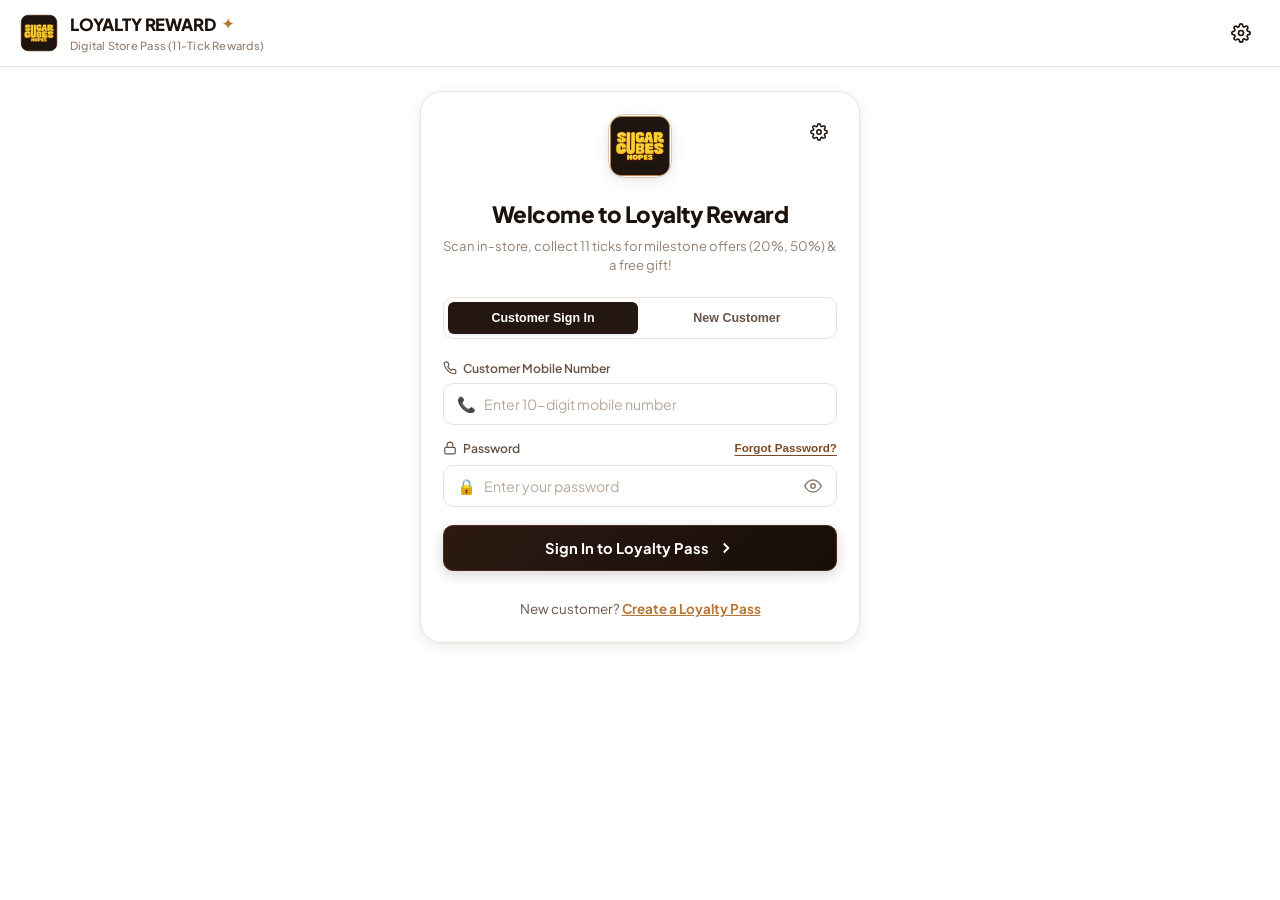
<file: index.html>
<!DOCTYPE html>
<html lang="en">

<head>
  <meta charset="UTF-8">
  <meta name="viewport" content="width=device-width, initial-scale=1.0, maximum-scale=1.0, user-scalable=no, viewport-fit=cover">
  <title>Loyalty Reward - Digital Loyalty Card</title>
  <meta name="description"
    content="Digital store loyalty card. Scan QR codes after each purchase to earn 6 stamps and unlock exciting gifts!">
  <meta name="theme-color" content="#ffffff">
  <meta name="mobile-web-app-capable" content="yes">
  <meta name="apple-mobile-web-app-capable" content="yes">
  <meta name="apple-mobile-web-app-status-bar-style" content="black-translucent">
  <meta name="apple-mobile-web-app-title" content="Loyalty Pass">
  <meta name="application-name" content="Loyalty Pass">

  <link rel="manifest" href="manifest.json">
  <link rel="icon" type="image/svg+xml" href="favicon.svg?v=20261022f">
  <link rel="icon" type="image/png" sizes="64x64" href="favicon-64.png?v=20261022f">
  <link rel="icon" type="image/png" sizes="32x32" href="favicon.png?v=20261022f">
  <link rel="icon" type="image/png" sizes="192x192" href="icons/icon-192.png?v=20261022f">
  <link rel="shortcut icon" type="image/x-icon" href="favicon.ico?v=20261022f">
  <link rel="apple-touch-icon" href="assets/logo.png?v=20261022f">

  <script>
    // Bypass browser tab favicon cache immediately
    (function () {
      try {
        const link = document.createElement('link');
        link.type = 'image/png';
        link.rel = 'shortcut icon';
        link.href = 'favicon-64.png?v=' + Date.now();
        document.head.appendChild(link);
      } catch (e) { }
    })();

    // Bulletproof Customer Update Handlers (Available immediately before any scripts load)
    window.triggerCustomerAppUpdate = function() {
      var app = window.customerApp || window.loyaltyApp;
      if (app && typeof app.handleApplyUpdate === 'function') {
        app.handleApplyUpdate();
      } else if (window.AndroidBridge && typeof window.AndroidBridge.downloadApk === 'function') {
        var actionBtn = document.getElementById('ownerUpdateModalActionBtn');
        var progressBox = document.getElementById('ownerUpdateProgressBox');
        if (actionBtn) {
          actionBtn.innerHTML = '⏳ Downloading Update...';
          actionBtn.style.opacity = '0.85';
          actionBtn.style.pointerEvents = 'none';
        }
        if (progressBox) progressBox.style.display = 'block';
        window.AndroidBridge.downloadApk('https://raw.githubusercontent.com/sughan21/New-loyal-cards/main/LoyaltyPass-Customer.apk');
      } else {
        window.location.href = 'https://raw.githubusercontent.com/sughan21/New-loyal-cards/main/LoyaltyPass-Customer.apk';
      }
    };
    window.triggerCustomerRemindLater = function() {
      var app = window.customerApp || window.loyaltyApp;
      if (app && typeof app.remindLaterUpdate === 'function') {
        app.remindLaterUpdate();
      } else {
        var m = document.getElementById('customerOwnerUpdateModal');
        if (m) {
          m.classList.remove('active');
          m.style.setProperty('display', 'none', 'important');
        }
      }
    };
    window.triggerCustomerCloseUpdateModal = function() {
      var app = window.customerApp || window.loyaltyApp;
      if (app && typeof app.closeOwnerUpdateModal === 'function') {
        app.closeOwnerUpdateModal();
      } else {
        var m = document.getElementById('customerOwnerUpdateModal');
        if (m) {
          m.classList.remove('active');
          m.style.setProperty('display', 'none', 'important');
        }
      }
    };
  </script>

  <!-- Google Fonts: Plus Jakarta Sans & Inter -->
  <link rel="preconnect" href="https://fonts.googleapis.com">
  <link rel="preconnect" href="https://fonts.gstatic.com" crossorigin>
  <link
    href="https://fonts.googleapis.com/css2?family=Inter:wght@400;500;600;700&family=Plus+Jakarta+Sans:wght@500;600;700;800&display=swap"
    rel="stylesheet">

  <!-- Stylesheet (Supports both nested css/ and root uploads) -->
  <link rel="stylesheet" href="css/style.css?v=20261118_v1620">
  <link rel="stylesheet" href="style.css?v=20261118_v1620">

  <style>
    /* Critical Mobile Fix for Version Comparison Strip */
    .update-version-strip.has-update {
      display: grid !important;
      grid-template-columns: minmax(0, 1fr) 30px minmax(0, 1fr) !important;
      align-items: center !important;
      justify-content: center !important;
      gap: 8px !important;
      padding: 10px 8px !important;
      background: #ffffff !important;
      border: 1.5px solid #e7ded2 !important;
      border-radius: 16px !important;
      box-sizing: border-box !important;
      width: 100% !important;
      overflow: hidden !important;
      position: relative !important;
    }
    .update-version-strip.has-update .version-chip {
      display: flex !important;
      flex-direction: column !important;
      align-items: center !important;
      justify-content: center !important;
      text-align: center !important;
      background: #fbf9f6 !important;
      border: 1.5px solid #ebd9c8 !important;
      border-radius: 12px !important;
      padding: 8px 4px !important;
      box-sizing: border-box !important;
      width: 100% !important;
      min-width: 0 !important;
      overflow: hidden !important;
    }
    .update-version-strip.has-update .version-chip.new-version-chip {
      background: #fefce8 !important;
      border-color: #fde68a !important;
    }
    .update-version-strip.has-update .version-chip-label {
      font-size: 0.58rem !important;
      font-weight: 800 !important;
      text-transform: uppercase !important;
      letter-spacing: 0.05em !important;
      color: #8c7260 !important;
      white-space: nowrap !important;
      margin-bottom: 2px !important;
      text-align: center !important;
      width: 100% !important;
      overflow: hidden !important;
      text-overflow: ellipsis !important;
    }
    .update-version-strip.has-update .version-chip.new-version-chip .version-chip-label {
      color: #b45309 !important;
    }
    .update-version-strip.has-update .version-chip-val {
      font-size: 1.15rem !important;
      font-weight: 900 !important;
      color: #1c120c !important;
      display: flex !important;
      flex-direction: column !important;
      align-items: center !important;
      justify-content: center !important;
      gap: 3px !important;
      width: 100% !important;
      text-align: center !important;
    }
    .update-version-strip.has-update .version-num {
      font-size: 1.12rem !important;
      font-weight: 900 !important;
      color: #1c120c !important;
      line-height: 1.1 !important;
      text-align: center !important;
      white-space: nowrap !important;
    }
    .update-version-strip.has-update .version-chip-badge {
      font-size: 0.60rem !important;
      padding: 2px 6px !important;
      border-radius: 6px !important;
      font-weight: 800 !important;
      display: inline-flex !important;
      align-items: center !important;
      justify-content: center !important;
      white-space: nowrap !important;
      line-height: 1.2 !important;
      box-sizing: border-box !important;
    }
    .update-version-strip.has-update .version-chip-arrow {
      width: 28px !important;
      height: 28px !important;
      min-width: 28px !important;
      min-height: 28px !important;
      border-radius: 50% !important;
      background: #fef3c7 !important;
      color: #d97706 !important;
      font-size: 0.82rem !important;
      font-weight: 900 !important;
      display: flex !important;
      align-items: center !important;
      justify-content: center !important;
      border: 1.5px solid #fde68a !important;
      box-shadow: 0 2px 6px rgba(217, 119, 6, 0.15) !important;
      grid-column: 2 !important;
      margin: 0 auto !important;
      z-index: 2 !important;
      box-sizing: border-box !important;
    }
  </style>

  <!-- External Libraries with Local + CDN Fallbacks -->
  <script src="js/vendor/qrcode.min.js" onerror="this.onerror=null;this.src='qrcode.min.js'"></script>
  <script>if(!window.QRCode)document.write('<script src="https://cdn.jsdelivr.net/npm/qrcodejs@1.0.0/qrcode.min.js"><\/script>');</script>

  <script src="js/vendor/html5-qrcode.min.js" onerror="this.onerror=null;this.src='html5-qrcode.min.js'"></script>
  <script>if(!window.Html5Qrcode)document.write('<script src="https://cdn.jsdelivr.net/npm/html5-qrcode@2.3.8/html5-qrcode.min.js"><\/script>');</script>

  <script src="js/vendor/confetti.browser.min.js" onerror="this.onerror=null;this.src='confetti.browser.min.js'"></script>
  <script>if(!window.confetti)document.write('<script src="https://cdn.jsdelivr.net/npm/canvas-confetti@1.9.3/dist/confetti.browser.min.js"><\/script>');</script>
</head>

<body>

  <!-- Top Navigation Header -->
  <header class="app-header">
    <div class="brand-badge">
      <img src="assets/logo.png?v=20261022e" onerror="if(!this.dataset.t){this.dataset.t=1;this.src='logo.png';}" alt="Sugar Cubes Hopes Brand Logo" class="brand-logo-img"
        style="object-fit: contain; background: transparent; border: none;">
      <div>
        <div class="brand-title">LOYALTY REWARD <span>✦</span></div>
        <div id="appHeaderSubtitle" class="brand-subtitle">Digital Store Pass (11-Tick Rewards)</div>
      </div>
    </div>

    <div class="header-actions">
      <!-- App Settings & Updates Trigger Button -->
      <button id="openSettingsBtn" class="header-icon-btn" title="Settings & Updates" aria-label="Settings">
        <svg width="20" height="20" viewBox="0 0 24 24" fill="none" stroke="currentColor" stroke-width="2">
          <circle cx="12" cy="12" r="3"></circle>
          <path d="M19.4 15a1.65 1.65 0 0 0 .33 1.82l.06.06a2 2 0 0 1 0 2.83 2 2 0 0 1-2.83 0l-.06-.06a1.65 1.65 0 0 0-1.82-.33 1.65 1.65 0 0 0-1 1.51V21a2 2 0 0 1-2 2 2 2 0 0 1-2-2v-.09A1.65 1.65 0 0 0 9 19.4a1.65 1.65 0 0 0-1.82.33l-.06.06a2 2 0 0 1-2.83 0 2 2 0 0 1 0-2.83l.06-.06a1.65 1.65 0 0 0 .33-1.82 1.65 1.65 0 0 0-1.51-1H3a2 2 0 0 1-2-2 2 2 0 0 1 2-2h.09A1.65 1.65 0 0 0 4.6 9a1.65 1.65 0 0 0-.33-1.82l-.06-.06a2 2 0 0 1 0-2.83 2 2 0 0 1 2.83 0l.06.06a1.65 1.65 0 0 0 1.82.33H9a1.65 1.65 0 0 0 1-1.51V3a2 2 0 0 1 2-2 2 2 0 0 1 2 2v.09a1.65 1.65 0 0 0 1 1.51 1.65 1.65 0 0 0 1.82-.33l.06-.06a2 2 0 0 1 2.83 0 2 2 0 0 1 0 2.83l-.06.06a1.65 1.65 0 0 0-.33 1.82V9a1.65 1.65 0 0 0 1.51 1H21a2 2 0 0 1 2 2 2 2 0 0 1-2 2h-.09a1.65 1.65 0 0 0-1.51 1z"></path>
        </svg>
        <span id="settingsUpdateBadge" class="settings-update-badge" style="display: none;"></span>
      </button>
    </div>
  </header>

  <!-- Main Application Wrapper -->
  <main class="main-wrapper">
    <div class="app-container">

      <!-- =====================================================================
           VIEW 1: AUTHENTICATION (CUSTOMER SIGN IN, REGISTER & STORE OWNER)
           ===================================================================== -->
      <div id="authView" class="glass-panel auth-panel">
        <div class="auth-hero" style="position: relative;">
          <!-- Settings Icon for Mobile/Desktop Auth View -->
          <button id="authSettingsBtn" class="header-icon-btn" title="Settings & Updates" aria-label="Settings"
            style="position: absolute; top: 0; right: 0; width: 36px; height: 36px; border-radius: 10px;">
            <svg width="18" height="18" viewBox="0 0 24 24" fill="none" stroke="currentColor" stroke-width="2">
              <circle cx="12" cy="12" r="3"></circle>
              <path d="M19.4 15a1.65 1.65 0 0 0 .33 1.82l.06.06a2 2 0 0 1 0 2.83 2 2 0 0 1-2.83 0l-.06-.06a1.65 1.65 0 0 0-1.82-.33 1.65 1.65 0 0 0-1 1.51V21a2 2 0 0 1-2 2 2 2 0 0 1-2-2v-.09A1.65 1.65 0 0 0 9 19.4a1.65 1.65 0 0 0-1.82.33l-.06.06a2 2 0 0 1-2.83 0 2 2 0 0 1 0-2.83l.06-.06a1.65 1.65 0 0 0 .33-1.82 1.65 1.65 0 0 0-1.51-1H3a2 2 0 0 1-2-2 2 2 0 0 1 2-2h.09A1.65 1.65 0 0 0 4.6 9a1.65 1.65 0 0 0-.33-1.82l-.06-.06a2 2 0 0 1 0-2.83 2 2 0 0 1 2.83 0l.06.06a1.65 1.65 0 0 0 1.82.33H9a1.65 1.65 0 0 0 1-1.51V3a2 2 0 0 1 2-2 2 2 0 0 1 2 2v.09a1.65 1.65 0 0 0 1 1.51 1.65 1.65 0 0 0 1.82-.33l.06-.06a2 2 0 0 1 2.83 0 2 2 0 0 1 0 2.83l-.06.06a1.65 1.65 0 0 0-.33 1.82V9a1.65 1.65 0 0 0 1.51 1H21a2 2 0 0 1 2 2 2 2 0 0 1-2 2h-.09a1.65 1.65 0 0 0-1.51 1z"></path>
            </svg>
            <span id="authSettingsBadge" class="settings-update-badge" style="display: none;"></span>
          </button>
          <img src="assets/logo.png?v=20261022e" onerror="if(!this.dataset.t){this.dataset.t=1;this.src='logo.png';}" alt="Sugar Cubes Hopes Logo" class="auth-hero-img"
            style="object-fit: contain; background: transparent;">
          <h2>Welcome to Loyalty Reward</h2>
          <p>Scan in-store, collect 11 ticks for milestone offers (20%, 50%) &amp; a free gift!</p>
        </div>

        <!-- Auth Tabs: Customer Sign In & Register -->
        <div class="auth-tabs">
          <button id="loginTabBtn" class="auth-tab-btn active">Customer Sign In</button>
          <button id="registerTabBtn" class="auth-tab-btn">New Customer</button>
        </div>

        <!-- Pending Scan Notification Banner (Active Store QR Detected) -->
        <div id="pendingScanAlert" class="pending-scan-alert" style="display: none;">
          <div class="pending-scan-icon">🏪</div>
          <div class="pending-scan-body">
            <strong>Store Purchase QR Active!</strong>
            <span id="pendingScanAlertMsg">Sign in or register below to instantly collect your loyalty tick!</span>
          </div>
          <button id="clearPendingScanBtn" type="button" class="pending-scan-clear" title="Dismiss">&times;</button>
        </div>

        <!-- 1. Customer Sign In Form -->
        <form id="loginForm" class="auth-form">
          <div class="input-group">
            <label for="loginPhone">
              <svg width="14" height="14" viewBox="0 0 24 24" fill="none" stroke="currentColor" stroke-width="2">
                <path
                  d="M22 16.92v3a2 2 0 0 1-2.18 2 19.79 19.79 0 0 1-8.63-3.07 19.5 19.5 0 0 1-6-6 19.79 19.79 0 0 1-3.07-8.67A2 2 0 0 1 4.11 2h3a2 2 0 0 1 2 1.72 12.84 12.84 0 0 0 .7 2.81 2 2 0 0 1-.45 2.11L8.09 9.91a16 16 0 0 0 6 6l1.27-1.27a2 2 0 0 1 2.11-.45 12.84 12.84 0 0 0 2.81.7A2 2 0 0 1 22 16.92z">
                </path>
              </svg>
              Customer Mobile Number
            </label>
            <div class="input-field-wrapper">
              <span class="input-field-icon">📞</span>
              <input type="tel" id="loginPhone" class="custom-input" placeholder="Enter 10-digit mobile number"
                maxlength="10" inputmode="numeric" pattern="[0-9]{10}" autocomplete="tel" required>
            </div>
          </div>

          <div class="input-group">
            <div style="display: flex; justify-content: space-between; align-items: center; margin-bottom: 2px;">
              <label for="loginPassword" style="margin-bottom: 0;">
                <svg width="14" height="14" viewBox="0 0 24 24" fill="none" stroke="currentColor" stroke-width="2">
                  <rect x="3" y="11" width="18" height="11" rx="2" ry="2"></rect>
                  <path d="M7 11V7a5 5 0 0 1 10 0v4"></path>
                </svg>
                Password
              </label>
              <button type="button" id="customerForgotBtn" class="forgot-link-btn">Forgot Password?</button>
            </div>
            <div class="input-field-wrapper">
              <span class="input-field-icon">🔒</span>
              <input type="password" id="loginPassword" class="custom-input has-toggle" placeholder="Enter your password" required>
              <button type="button" class="password-toggle-btn" aria-label="Show password" title="Show password" tabindex="-1">
                <svg class="eye-icon" width="18" height="18" viewBox="0 0 24 24" fill="none" stroke="currentColor" stroke-width="2" stroke-linecap="round" stroke-linejoin="round">
                  <path d="M1 12s4-8 11-8 11 8 11 8-4 8-11 8-11-8-11-8z"></path>
                  <circle cx="12" cy="12" r="3"></circle>
                </svg>
                <svg class="eye-off-icon" width="18" height="18" viewBox="0 0 24 24" fill="none" stroke="currentColor" stroke-width="2" stroke-linecap="round" stroke-linejoin="round" style="display: none;">
                  <path d="M17.94 17.94A10.07 10.07 0 0 1 12 20c-7 0-11-8-11-8a18.45 18.45 0 0 1 5.06-5.94M9.9 4.24A9.12 9.12 0 0 1 12 4c7 0 11 8 11 8a18.5 18.5 0 0 1-2.16 3.19m-6.72-1.07a3 3 0 1 1-4.24-4.24"></path>
                  <line x1="1" y1="1" x2="23" y2="23"></line>
                </svg>
              </button>
            </div>
          </div>

          <!-- Account Not Found Inline Alert -->
          <div id="loginUserNotFoundAlert" class="auth-not-found-alert" style="display: none;">
            <div class="auth-not-found-header">
              <span class="auth-not-found-icon">⚠️</span>
              <div class="auth-not-found-title-group">
                <strong class="auth-not-found-title">Account Not Found</strong>
                <span class="auth-not-found-sub">Mobile number is not registered yet.</span>
              </div>
            </div>
            <p id="loginUserNotFoundMsg" class="auth-not-found-desc">
              No loyalty pass found for <strong id="notFoundPhoneDisplay">this number</strong>. Tap below to create your pass and claim your 1st Welcome Stamp!
            </p>
            <button type="button" id="loginCreateAccountPromptBtn" class="auth-prompt-create-btn">
              <span>Create New Account</span>
              <svg width="15" height="15" viewBox="0 0 24 24" fill="none" stroke="currentColor" stroke-width="2.5"><polyline points="9 18 15 12 9 6"></polyline></svg>
            </button>
          </div>

          <button type="submit" class="primary-btn">
            <span>Sign In to Loyalty Pass</span>
            <svg width="18" height="18" viewBox="0 0 24 24" fill="none" stroke="currentColor" stroke-width="2.5">
              <polyline points="9 18 15 12 9 6"></polyline>
            </svg>
          </button>

          <div class="auth-switch-prompt" style="text-align: center; margin-top: 14px; font-size: 0.84rem; color: var(--text-secondary);">
            New customer? <button type="button" id="switchToRegisterBtn" style="background: none; border: none; color: var(--gold-primary); font-weight: 700; cursor: pointer; text-decoration: underline; font-family: inherit; font-size: inherit; padding: 0;">Create a Loyalty Pass</button>
          </div>
        </form>

        <!-- 2. Customer Register Form -->
        <form id="registerForm" class="auth-form" style="display: none;">
          <div class="input-group">
            <label for="regName">
              <svg width="14" height="14" viewBox="0 0 24 24" fill="none" stroke="currentColor" stroke-width="2">
                <path d="M20 21v-2a4 4 0 0 0-4-4H8a4 4 0 0 0-4 4v2"></path>
                <circle cx="12" cy="7" r="4"></circle>
              </svg>
              Full Name
            </label>
            <div class="input-field-wrapper">
              <span class="input-field-icon">👤</span>
              <input type="text" id="regName" class="custom-input" placeholder="Enter your full name" required>
            </div>
          </div>

          <div class="input-group">
            <label for="regPhone">
              <svg width="14" height="14" viewBox="0 0 24 24" fill="none" stroke="currentColor" stroke-width="2">
                <path
                  d="M22 16.92v3a2 2 0 0 1-2.18 2 19.79 19.79 0 0 1-8.63-3.07 19.5 19.5 0 0 1-6-6 19.79 19.79 0 0 1-3.07-8.67A2 2 0 0 1 4.11 2h3a2 2 0 0 1 2 1.72 12.84 12.84 0 0 0 .7 2.81 2 2 0 0 1-.45 2.11L8.09 9.91a16 16 0 0 0 6 6l1.27-1.27a2 2 0 0 1 2.11-.45 12.84 12.84 0 0 0 2.81.7A2 2 0 0 1 22 16.92z">
                </path>
              </svg>
              Mobile Number
            </label>
            <div class="input-field-wrapper">
              <span class="input-field-icon">📞</span>
              <input type="tel" id="regPhone" class="custom-input" placeholder="Enter 10-digit mobile number"
                maxlength="10" inputmode="numeric" pattern="[0-9]{10}" autocomplete="tel" required>
            </div>
          </div>

          <div class="input-group">
            <label for="regPassword">
              <svg width="14" height="14" viewBox="0 0 24 24" fill="none" stroke="currentColor" stroke-width="2">
                <rect x="3" y="11" width="18" height="11" rx="2" ry="2"></rect>
                <path d="M7 11V7a5 5 0 0 1 10 0v4"></path>
              </svg>
              Create Password
            </label>
            <div class="input-field-wrapper">
              <span class="input-field-icon">🔒</span>
              <input type="password" id="regPassword" class="custom-input has-toggle" placeholder="Create a secure password"
                required>
              <button type="button" class="password-toggle-btn" aria-label="Show password" title="Show password" tabindex="-1">
                <svg class="eye-icon" width="18" height="18" viewBox="0 0 24 24" fill="none" stroke="currentColor" stroke-width="2" stroke-linecap="round" stroke-linejoin="round">
                  <path d="M1 12s4-8 11-8 11 8 11 8-4 8-11 8-11-8-11-8z"></path>
                  <circle cx="12" cy="12" r="3"></circle>
                </svg>
                <svg class="eye-off-icon" width="18" height="18" viewBox="0 0 24 24" fill="none" stroke="currentColor" stroke-width="2" stroke-linecap="round" stroke-linejoin="round" style="display: none;">
                  <path d="M17.94 17.94A10.07 10.07 0 0 1 12 20c-7 0-11-8-11-8a18.45 18.45 0 0 1 5.06-5.94M9.9 4.24A9.12 9.12 0 0 1 12 4c7 0 11 8 11 8a18.5 18.5 0 0 1-2.16 3.19m-6.72-1.07a3 3 0 1 1-4.24-4.24"></path>
                  <line x1="1" y1="1" x2="23" y2="23"></line>
                </svg>
              </button>
            </div>
          </div>

          <div class="input-group">
            <label for="regConfirmPassword">Confirm Password</label>
            <div class="input-field-wrapper">
              <span class="input-field-icon">🔒</span>
              <input type="password" id="regConfirmPassword" class="custom-input has-toggle" placeholder="Confirm your password"
                required>
              <button type="button" class="password-toggle-btn" aria-label="Show password" title="Show password" tabindex="-1">
                <svg class="eye-icon" width="18" height="18" viewBox="0 0 24 24" fill="none" stroke="currentColor" stroke-width="2" stroke-linecap="round" stroke-linejoin="round">
                  <path d="M1 12s4-8 11-8 11 8 11 8-4 8-11 8-11-8-11-8z"></path>
                  <circle cx="12" cy="12" r="3"></circle>
                </svg>
                <svg class="eye-off-icon" width="18" height="18" viewBox="0 0 24 24" fill="none" stroke="currentColor" stroke-width="2" stroke-linecap="round" stroke-linejoin="round" style="display: none;">
                  <path d="M17.94 17.94A10.07 10.07 0 0 1 12 20c-7 0-11-8-11-8a18.45 18.45 0 0 1 5.06-5.94M9.9 4.24A9.12 9.12 0 0 1 12 4c7 0 11 8 11 8a18.5 18.5 0 0 1-2.16 3.19m-6.72-1.07a3 3 0 1 1-4.24-4.24"></path>
                  <line x1="1" y1="1" x2="23" y2="23"></line>
                </svg>
              </button>
            </div>
          </div>

          <button type="submit" class="primary-btn">
            <span>Create 11-Tick Loyalty Pass</span>
            <svg width="18" height="18" viewBox="0 0 24 24" fill="none" stroke="currentColor" stroke-width="2.5">
              <polyline points="9 18 15 12 9 6"></polyline>
            </svg>
          </button>

          <div class="auth-switch-prompt" style="text-align: center; margin-top: 14px; font-size: 0.84rem; color: var(--text-secondary);">
            Already have a pass? <button type="button" id="switchToLoginBtn" style="background: none; border: none; color: var(--gold-primary); font-weight: 700; cursor: pointer; text-decoration: underline; font-family: inherit; font-size: inherit; padding: 0;">Sign in here</button>
          </div>
        </form>
      </div>

      <!-- =====================================================================
           VIEW 2: CUSTOMER DASHBOARD (ACTIVE 11-TICK DIGITAL LOYALTY CARD)
           ===================================================================== -->
      <div id="customerDashboard" class="customer-dashboard" style="display: none; flex-direction: column; gap: 16px;">

        <!-- Store Owner Push Update Alert Top Banner -->
        <div id="customerUpdateTopBanner" class="customer-update-top-banner" style="display: none;" onclick="window.customerApp.showOwnerUpdateAlertModal()">
          <span class="banner-pulse">⚡</span>
          <span class="banner-text">Store Owner sent an update alert! <strong>Tap to update to v1.6.9</strong></span>
          <span class="banner-arrow">➔</span>
        </div>

        <!-- Customer Top Profile Bar -->
        <div class="customer-header-bar">
          <div style="display: flex; align-items: center; gap: 10px;">
            <div class="owner-badge-icon"
              style="width: 40px; height: 40px; padding: 2px; background: transparent; border: none;">
              <img src="assets/logo.png?v=20261022e" onerror="if(!this.dataset.t){this.dataset.t=1;this.src='logo.png';}" alt="Sugar Cubes Hopes Logo" class="owner-badge-logo-img"
                style="width: 100%; height: 100%; object-fit: contain;">
            </div>
            <div class="customer-greeting">
              <span class="greeting-sub">Digital Loyalty Member</span>
              <span id="customerGreetingName" class="greeting-name">Loyalty Member</span>
            </div>
          </div>

          <div class="customer-actions">
            <!-- Mobile & Desktop Customer Settings Button -->
            <button id="customerSettingsBtn" class="icon-button" title="Settings & Updates" aria-label="Settings"
              style="position: relative; display: inline-flex; align-items: center; justify-content: center;">
              <svg width="17" height="17" viewBox="0 0 24 24" fill="none" stroke="currentColor" stroke-width="2">
                <circle cx="12" cy="12" r="3"></circle>
                <path d="M19.4 15a1.65 1.65 0 0 0 .33 1.82l.06.06a2 2 0 0 1 0 2.83 2 2 0 0 1-2.83 0l-.06-.06a1.65 1.65 0 0 0-1.82-.33 1.65 1.65 0 0 0-1 1.51V21a2 2 0 0 1-2 2 2 2 0 0 1-2-2v-.09A1.65 1.65 0 0 0 9 19.4a1.65 1.65 0 0 0-1.82.33l-.06.06a2 2 0 0 1-2.83 0 2 2 0 0 1 0-2.83l.06-.06a1.65 1.65 0 0 0 .33-1.82 1.65 1.65 0 0 0-1.51-1H3a2 2 0 0 1-2-2 2 2 0 0 1 2-2h.09A1.65 1.65 0 0 0 4.6 9a1.65 1.65 0 0 0-.33-1.82l-.06-.06a2 2 0 0 1 0-2.83 2 2 0 0 1 2.83 0l.06.06a1.65 1.65 0 0 0 1.82.33H9a1.65 1.65 0 0 0 1-1.51V3a2 2 0 0 1 2-2 2 2 0 0 1 2 2v.09a1.65 1.65 0 0 0 1 1.51 1.65 1.65 0 0 0 1.82-.33l.06-.06a2 2 0 0 1 2.83 0 2 2 0 0 1 0 2.83l-.06.06a1.65 1.65 0 0 0-.33 1.82V9a1.65 1.65 0 0 0 1.51 1H21a2 2 0 0 1 2 2 2 2 0 0 1-2 2h-.09a1.65 1.65 0 0 0-1.51 1z"></path>
              </svg>
              <span id="customerSettingsBadge" class="settings-update-badge" style="display: none; top: 1px; right: 1px;"></span>
            </button>
          </div>
        </div>

        <!-- 3D Luxury Loyalty Card Container -->
        <div class="card-perspective-container">
          <div id="loyaltyCard3D" class="loyalty-card">
            <!-- Dynamic Holographic Sheen -->
            <div class="card-sheen"></div>

            <!-- Card Header Row -->
            <div class="card-top-row">
              <div class="card-store-info">
                <img src="assets/logo.png?v=20261022e" onerror="if(!this.dataset.t){this.dataset.t=1;this.src='logo.png';}" alt="Sugar Cubes Hopes Logo" class="card-logo"
                  style="width: 44px; height: 44px; object-fit: contain; background: transparent; border: none;">
                <div>
                  <div id="cardStoreName" class="card-store-name">LOYALTY REWARD</div>
                  <div style="font-size: 0.65rem; color: var(--gold-light); letter-spacing: 0.08em; font-weight:600;">
                    11-TICK VIP REWARDS PASS</div>
                </div>
              </div>
              <div class="card-tier-badge">GOLD VIP</div>
            </div>

            <!-- 11 Loyalty Stamp Slots Grid (Row 1: 1-6 with Slot 5 as 20% OFF; Row 2: 7-10 + Slot 11 Free Gift Box) -->
            <div class="stamps-grid">
              <!-- Slot 1 -->
              <div id="slot1" class="stamp-slot">
                <span class="stamp-number">1</span>
                <span class="stamp-label">TICK</span>
              </div>

              <!-- Slot 2 -->
              <div id="slot2" class="stamp-slot">
                <span class="stamp-number">2</span>
                <span class="stamp-label">TICK</span>
              </div>

              <!-- Slot 3 -->
              <div id="slot3" class="stamp-slot">
                <span class="stamp-number">3</span>
                <span class="stamp-label">TICK</span>
              </div>

              <!-- Slot 4 -->
              <div id="slot4" class="stamp-slot">
                <span class="stamp-number">4</span>
                <span class="stamp-label">TICK</span>
              </div>

              <!-- Slot 5: Milestone 1 -> 20% OFF Offer -->
              <div id="slot5" class="stamp-slot slot-offer-20" title="5 Stamps: 20% OFF Offer">
                <span class="stamp-number">5</span>
                <span class="stamp-label">20% OFF</span>
              </div>

              <!-- Slot 6 -->
              <div id="slot6" class="stamp-slot">
                <span class="stamp-number">6</span>
                <span class="stamp-label">TICK</span>
              </div>

              <!-- Slot 7 -->
              <div id="slot7" class="stamp-slot">
                <span class="stamp-number">7</span>
                <span class="stamp-label">TICK</span>
              </div>

              <!-- Slot 8: Milestone 2 -> 50% OFF Offer -->
              <div id="slot8" class="stamp-slot slot-offer-50" title="8 Stamps: 50% OFF Offer">
                <span class="stamp-number">8</span>
                <span class="stamp-label">50% OFF</span>
              </div>

              <!-- Slot 9 -->
              <div id="slot9" class="stamp-slot">
                <span class="stamp-number">9</span>
                <span class="stamp-label">TICK</span>
              </div>

              <!-- Slot 10 -->
              <div id="slot10" class="stamp-slot">
                <span class="stamp-number">10</span>
                <span class="stamp-label">TICK</span>
              </div>

              <!-- Slot 11: Milestone 3 -> The Grand Free Gift! (Spans 2 columns) -->
              <div id="slot11Gift" class="stamp-slot slot-gift locked" title="11 Stamps: Free Gift!">
                <svg class="gift-icon-svg" viewBox="0 0 24 24">
                  <path d="M20 12v10H4V12"></path>
                  <path d="M2 7h20v5H2z"></path>
                  <path d="M12 22V7"></path>
                  <path d="M12 7H7.5a2.5 2.5 0 0 1 0-5C11 2 12 7 12 7z"></path>
                  <path d="M12 7h4.5a2.5 2.5 0 0 0 0-5C13 2 12 7 12 7z"></path>
                </svg>
                <span class="stamp-label">FREE GIFT</span>
              </div>
            </div>

            <!-- Card Bottom Row: Member Details & Barcode -->
            <div class="card-bottom-row">
              <div class="card-member-info">
                <span id="cardMemberName" class="card-member-name">Loyalty Member</span>
                <span id="cardMemberPhone" class="card-member-phone"></span>
              </div>

              <div class="card-barcode-wrap">
                <div class="card-barcode-lines">
                  <span></span><span></span><span></span><span></span><span></span>
                  <span></span><span></span><span></span><span></span><span></span>
                  <span></span><span></span><span></span><span></span><span></span>
                </div>
                <span id="cardIdText" class="card-id-text">GP-92841</span>
              </div>
            </div>
          </div>
        </div>

        <!-- Milestone 3-Tier Journey Summary Card -->
        <div class="milestones-tier-strip">
          <div id="tierStrip5" class="milestone-strip-item">
            <span class="milestone-strip-icon">🏷️</span>
            <span class="milestone-strip-target">5 Stamps</span>
            <span class="milestone-strip-reward">20% OFF</span>
          </div>
          <div id="tierStrip8" class="milestone-strip-item">
            <span class="milestone-strip-icon">⚡</span>
            <span class="milestone-strip-target">8 Stamps</span>
            <span class="milestone-strip-reward">50% OFF</span>
          </div>
          <div id="tierStrip11" class="milestone-strip-item">
            <span class="milestone-strip-icon">🎁</span>
            <span class="milestone-strip-target">11 Stamps</span>
            <span class="milestone-strip-reward">Free Gift</span>
          </div>
        </div>

        <!-- Progress Tracker Bar (Out of 11) -->
        <div class="glass-panel progress-card">
          <div class="progress-header">
            <span class="progress-title">
              <svg width="16" height="16" viewBox="0 0 24 24" fill="none" stroke="var(--gold-primary)"
                stroke-width="2.2">
                <path d="M12 2l3.09 6.26L22 9.27l-5 4.87 1.18 6.88L12 17.77l-6.18 3.25L7 14.14 2 9.27l6.91-1.01L12 2z">
                </path>
              </svg>
              Loyalty Progress (11 Ticks Total)
            </span>
            <span id="progressCount" class="progress-count">0 / 11</span>
          </div>

          <div class="progress-track">
            <div id="progressFill" class="progress-fill" style="width: 0%;"></div>
          </div>

          <div id="progressSubtext" class="progress-subtext">
            Collect stamps to unlock <strong>20% OFF (5)</strong>, <strong>50% OFF (8)</strong>, and <strong>Free Gift (11)</strong>!
          </div>
        </div>

        <!-- UNLOCKED REWARD BANNER (Visible when milestone rewards unlocked) -->
        <div id="rewardUnlockedBanner" class="reward-unlocked-banner" style="display: none;">
          <span id="rewardBannerBadge" class="reward-banner-badge">🎉 Congratulations!</span>
          <h3 id="rewardBannerTitle" class="reward-banner-title">Milestone Reward Unlocked!</h3>
          <p id="rewardBannerDesc" class="reward-banner-desc">Claim your reward at the store counter!</p>
          <button id="claimRewardBannerBtn" class="claim-reward-btn">
            <span id="claimRewardBannerBtnText">🎁 View Reward Voucher & Claim</span>
          </button>
        </div>

        <!-- Big Scan Store QR Action Button -->
        <div class="scan-action-wrap">
          <button id="openScannerBtn" class="scan-main-btn">
            <div class="scan-btn-icon-wrap">
              <svg viewBox="0 0 24 24">
                <path d="M3 7V5a2 2 0 0 1 2-2h2"></path>
                <path d="M17 3h2a2 2 0 0 1 2 2v2"></path>
                <path d="M21 17v2a2 2 0 0 1-2 2h-2"></path>
                <path d="M7 21H5a2 2 0 0 1-2-2v-2"></path>
                <rect x="7" y="7" width="10" height="10" rx="1"></rect>
              </svg>
            </div>
            <span>Scan Store QR to Stamp</span>
          </button>
          <p class="scan-hint">Show or scan after purchasing your order at the store counter</p>
        </div>

        <!-- Lifetime Stats -->
        <div class="stats-grid">
          <div class="stat-item">
            <div class="stat-icon gold">★</div>
            <div class="stat-info">
              <h5 id="totalVisitsCount">5</h5>
              <p>Store Purchases</p>
            </div>
          </div>

          <div class="stat-item">
            <div class="stat-icon emerald">🎁</div>
            <div class="stat-info">
              <h5 id="totalGiftsCount">1</h5>
              <p>Gifts Claimed</p>
            </div>
          </div>
        </div>

        <!-- Google Review Prompt Card -->
        <a id="customerGoogleReviewBtn" href="https://share.google/q0NPPENHYIeZs7ReR" target="_blank" rel="noopener" class="customer-google-review-box">
          <div class="google-badge-circle">
            <svg width="22" height="22" viewBox="0 0 24 24">
              <path fill="#4285F4" d="M23.745 12.27c0-.7-.06-1.4-.19-2.07H12v4.51h6.6c-.29 1.52-1.14 2.82-2.4 3.68v3.05h3.88c2.27-2.09 3.665-5.17 3.665-9.17z"/>
              <path fill="#34A853" d="M12 24c3.24 0 5.95-1.08 7.93-2.91l-3.88-3.05c-1.08.72-2.45 1.16-4.05 1.16-3.12 0-5.77-2.1-6.72-4.93H1.25v3.15C3.26 21.36 7.33 24 12 24z"/>
              <path fill="#FBBC05" d="M5.28 14.27c-.25-.72-.38-1.49-.38-2.27s.13-1.55.38-2.27V6.58H1.25C.45 8.18 0 9.99 0 12s.45 3.82 1.25 5.42l4.03-3.15z"/>
              <path fill="#EA4335" d="M12 4.75c1.77 0 3.35.61 4.6 1.8l3.42-3.42C17.95 1.19 15.24 0 12 0 7.33 0 3.26 2.64 1.25 6.58l4.03 3.15c.95-2.83 3.6-4.98 6.72-4.98z"/>
            </svg>
          </div>
          <div style="flex: 1; text-align: left; min-width: 0;">
            <div style="font-size: 0.88rem; font-weight: 800; color: var(--text-pure); display: flex; align-items: center; gap: 6px;">
              <span>Love Sugar Cubes?</span>
              <span style="color: #f59e0b; font-size: 0.82rem; letter-spacing: 1.5px;">★★★★★</span>
            </div>
            <div style="font-size: 0.72rem; color: var(--text-secondary); margin-top: 1px;">Rate us on Google Maps • Tap to Review ↗</div>
          </div>
          <svg width="16" height="16" viewBox="0 0 24 24" fill="none" stroke="var(--gold-primary)" stroke-width="2.5" style="flex-shrink: 0;">
            <polyline points="9 18 15 12 9 6"></polyline>
          </svg>
        </a>

        <!-- Visit History / Activity Log -->
        <div class="glass-panel" style="padding: 18px;">
          <div
            style="font-size: 0.88rem; font-weight: 700; color: var(--text-pure); margin-bottom: 12px; display:flex; align-items:center; gap:6px;">
            <svg width="15" height="15" viewBox="0 0 24 24" fill="none" stroke="currentColor" stroke-width="2">
              <circle cx="12" cy="12" r="10"></circle>
              <polyline points="12 6 12 12 16 14"></polyline>
            </svg>
            Card Stamp History
          </div>
          <div id="customerHistoryList">
            <!-- Dynamic stamps & reward redemption list -->
          </div>
        </div>

      </div>



    </div>
  </main>

  <!-- =========================================================================
       MODAL 1: CAMERA QR SCANNER MODAL
       ========================================================================= -->
  <div id="scannerModal" class="modal-backdrop">
    <div class="modal-dialog">
      <button class="modal-close-btn modal-close-trigger">&times;</button>

      <div class="modal-header">
        <h3>Scan Store QR Code</h3>
        <p>Align the store counter QR code within the viewfinder</p>
      </div>

      <!-- Live Video Viewfinder -->
      <div class="scanner-viewport-wrap">
        <div id="qr-reader-container"></div>
        <div class="scanner-laser"></div>
        <div class="scanner-viewfinder-corners"></div>
      </div>

      <!-- Camera Controls -->
      <div class="scanner-controls">
        <button id="switchCameraBtn" class="scanner-opt-btn">
          <svg width="14" height="14" viewBox="0 0 24 24" fill="none" stroke="currentColor" stroke-width="2">
            <path d="M21.5 2v6h-6M21.34 15.57a10 10 0 1 1-.57-8.38l5.67-5.67" />
          </svg>
          Flip Camera
        </button>
      </div>
    </div>
  </div>

  <!-- =========================================================================
       MODAL 2: UNLOCKED MILESTONE REWARD VOUCHER MODAL (20% OFF, 50% OFF, FREE GIFT)
       ========================================================================= -->
  <div id="rewardModal" class="modal-backdrop">
    <div class="modal-dialog">
      <button class="modal-close-btn modal-close-trigger">&times;</button>

      <div class="modal-header" style="text-align: center;">
        <span id="rewardModalIcon" style="font-size: 2.5rem; animation: giftWiggle 1.4s ease infinite; display: inline-block;">🎁</span>
        <h3 id="rewardModalTitle" style="font-size: 1.4rem; color: var(--gold-light);">Congratulations!</h3>
        <p id="rewardModalSubtitle">You have unlocked a milestone reward!</p>
      </div>

      <div class="reward-voucher-box">
        <div id="rewardVoucherTitle" class="voucher-title">Free Gift Reward</div>
        <div id="rewardVoucherDesc" class="voucher-desc">Free Signature Beverage or Gourmet Pastry of your choice!</div>

        <div style="font-size: 0.7rem; color: var(--text-dark); text-transform: uppercase; letter-spacing: 0.1em;">Show
          this code to the store cashier:</div>
        <div id="rewardVoucherCode" class="voucher-code-badge">GIFT-9821-44</div>

        <div id="rewardVoucherQr" class="voucher-qr-wrap">
          <!-- Dynamically generated claim QR -->
        </div>

        <button id="redeemRewardActionBtn" class="primary-btn" style="width: 100%;">
          <span id="redeemRewardBtnText">Approve & Redeem with Cashier</span>
          <svg width="18" height="18" viewBox="0 0 24 24" fill="none" stroke="currentColor" stroke-width="2.5">
            <polyline points="20 6 9 17 4 12"></polyline>
          </svg>
        </button>
      </div>

      <p id="rewardModalFooterNotice" style="font-size: 0.72rem; color: var(--text-dark); text-align: center;">
        Show this voucher code or QR to the cashier to claim your reward!
      </p>
    </div>
  </div>

  <!-- =========================================================================
       MODAL 3: STORE COUNTER QR ACTION MODAL (ONE-QR UNIVERSAL FLOW)
       ========================================================================= -->
  <div id="storeScanModal" class="modal-backdrop" style="display: none !important;">
    <div class="modal-dialog store-scan-dialog">
      <button class="modal-close-btn modal-close-trigger">&times;</button>

      <div class="modal-header" style="text-align: center;">
        <div class="store-scan-badge">🏪 STORE COUNTER QR SCANNED</div>
        <h3 id="storeScanTitle" style="font-size: 1.35rem; color: var(--text-pure); margin-top: 8px;">Store Visit
          Detected</h3>
        <p id="storeScanSubtitle" style="font-size: 0.8rem; color: var(--text-muted); margin-top: 4px;">Choose your
          action to proceed with Loyalty Reward</p>
      </div>

      <!-- State 1: When user is ALREADY LOGGED IN -->
      <div id="scanLoggedInContent" style="display: none;">
        <div class="scan-user-card">
          <div class="scan-user-avatar">👤</div>
          <div>
            <div id="scanUserName" style="font-weight: 700; color: var(--text-pure); font-size: 0.95rem;">Customer</div>
            <div id="scanUserTicks" style="font-size: 0.8rem; color: var(--gold-light); font-weight: 600;">0 of 11 Ticks
              Collected</div>
          </div>
        </div>

        <div class="scan-options-list">
          <!-- Action 1: Add Purchase Stamp -->
          <button id="scanAddStampBtn" class="scan-option-btn primary-action" type="button">
            <div class="opt-icon">⭐</div>
            <div class="opt-details">
              <span class="opt-title">Add Loyalty Stamp for Today (+1 Tick)</span>
              <span class="opt-desc">Collect 1 loyalty tick for your store purchase</span>
            </div>
            <span class="opt-arrow">→</span>
          </button>

          <!-- Action 2: Redeem Loyalty Gift -->
          <button id="scanRedeemGiftBtn" class="scan-option-btn gift-action" type="button">
            <div class="opt-icon">🎁</div>
            <div class="opt-details">
              <span class="opt-title">Need to Redeem Loyalty Gift</span>
              <span id="scanRedeemGiftDesc" class="opt-desc">Unlock and show voucher code to cashier (11/11 ticks
                required)</span>
            </div>
            <span class="opt-arrow">→</span>
          </button>

          <!-- Action 3: Open Card -->
          <button id="scanViewPassBtn" class="scan-option-btn subtle-action" type="button">
            <div class="opt-icon">💳</div>
            <div class="opt-details">
              <span class="opt-title">Open My Loyalty Card</span>
              <span class="opt-desc">View card progress, visits & transaction history</span>
            </div>
            <span class="opt-arrow">→</span>
          </button>
        </div>
      </div>

      <!-- State 2: When user is GUEST / NOT LOGGED IN (User requirement: "they ask already installed app r u need to redeem loyalty") -->
      <div id="scanGuestContent" style="display: none;">
        <div class="scan-guest-banner">
          <span style="font-size: 1.25rem;">✨</span>
          <span>Earn 1 tick per purchase! Unlock 20% OFF (5), 50% OFF (8) &amp; Free Gift (11)!</span>
        </div>

        <div class="scan-options-list">
          <!-- Choice 1: Already installed app / existing member -->
          <button id="guestHasAccountBtn" class="scan-option-btn primary-action" type="button">
            <div class="opt-icon">📱</div>
            <div class="opt-details">
              <span class="opt-title">Already Installed App / Member</span>
              <span class="opt-desc">Sign in with mobile number to collect today's purchase tick</span>
            </div>
            <span class="opt-arrow">→</span>
          </button>

          <!-- Choice 2: Need to Redeem Loyalty -->
          <button id="guestRedeemGiftBtn" class="scan-option-btn gift-action" type="button">
            <div class="opt-icon">🎁</div>
            <div class="opt-details">
              <span class="opt-title">Need to Redeem Loyalty Gift</span>
              <span class="opt-desc">Sign in to show your completed 11/11 gift voucher code to cashier</span>
            </div>
            <span class="opt-arrow">→</span>
          </button>

          <!-- Choice 3: New customer -->
          <button id="guestNewCustomerBtn" class="scan-option-btn new-user-action" type="button">
            <div class="opt-icon">✨</div>
            <div class="opt-details">
              <span class="opt-title">I'm a New Customer (Sign Up)</span>
              <span class="opt-desc">Create your digital loyalty pass & claim your first purchase tick</span>
            </div>
            <span class="opt-arrow">→</span>
          </button>
        </div>
      </div>
    </div>
  </div>

  <!-- =========================================================================
       MODAL 4: FORGOT / RESET PASSWORD RECOVERY MODAL
       ========================================================================= -->
  <div id="forgotPasswordModal" class="modal-backdrop">
    <div class="modal-dialog forgot-dialog">
      <button class="modal-close-btn modal-close-trigger">&times;</button>

      <!-- Customer Password Recovery View -->
      <div id="customerForgotView">
        <div class="modal-header" style="text-align: center;">
          <div class="store-scan-badge">👤 CUSTOMER PASS RECOVERY</div>
          <h3 style="font-size: 1.3rem; color: var(--text-pure); margin-top: 8px;">Reset Customer Password</h3>
          <p style="font-size: 0.8rem; color: var(--text-muted); margin-top: 4px;">
            Enter your registered mobile number to verify and set a new password.
          </p>
        </div>

        <form id="customerForgotForm" class="auth-form"
          style="display: flex; flex-direction: column; gap: 14px; margin-top: 10px;">
          <div class="input-group">
            <label for="custForgotPhone">Registered Mobile Number</label>
            <div class="input-field-wrapper">
              <span class="input-field-icon">📞</span>
              <input type="tel" id="custForgotPhone" class="custom-input" placeholder="Enter 10-digit mobile number"
                maxlength="10" inputmode="numeric" pattern="[0-9]{10}" autocomplete="tel" required>
            </div>
          </div>

          <!-- SMS OTP verification simulation -->
          <div class="input-group">
            <div style="display: flex; justify-content: space-between; align-items: center; margin-bottom: 2px;">
              <label for="custForgotOtp" style="margin-bottom: 0;">Verification Code (SMS OTP)</label>
              <button type="button" id="sendOtpBtn" class="scanner-opt-btn"
                style="padding: 4px 10px; font-size: 0.72rem; margin: 0; min-width: auto;">
                Get Code
              </button>
            </div>
            <div class="input-field-wrapper">
              <span class="input-field-icon">💬</span>
              <input type="text" id="custForgotOtp" class="custom-input" placeholder="Enter 4-digit code (e.g. 1234)"
                required>
            </div>
            <span id="otpHintNotice"
              style="font-size: 0.72rem; color: var(--emerald-primary); margin-top: 4px; display: none;"></span>
          </div>

          <div class="input-group">
            <label for="custNewPassword">New Password</label>
            <div class="input-field-wrapper">
              <span class="input-field-icon">🔒</span>
              <input type="password" id="custNewPassword" class="custom-input has-toggle" placeholder="Create a new password"
                required>
              <button type="button" class="password-toggle-btn" aria-label="Show password" title="Show password" tabindex="-1">
                <svg class="eye-icon" width="18" height="18" viewBox="0 0 24 24" fill="none" stroke="currentColor" stroke-width="2" stroke-linecap="round" stroke-linejoin="round">
                  <path d="M1 12s4-8 11-8 11 8 11 8-4 8-11 8-11-8-11-8z"></path>
                  <circle cx="12" cy="12" r="3"></circle>
                </svg>
                <svg class="eye-off-icon" width="18" height="18" viewBox="0 0 24 24" fill="none" stroke="currentColor" stroke-width="2" stroke-linecap="round" stroke-linejoin="round" style="display: none;">
                  <path d="M17.94 17.94A10.07 10.07 0 0 1 12 20c-7 0-11-8-11-8a18.45 18.45 0 0 1 5.06-5.94M9.9 4.24A9.12 9.12 0 0 1 12 4c7 0 11 8 11 8a18.5 18.5 0 0 1-2.16 3.19m-6.72-1.07a3 3 0 1 1-4.24-4.24"></path>
                  <line x1="1" y1="1" x2="23" y2="23"></line>
                </svg>
              </button>
            </div>
          </div>

          <div class="input-group">
            <label for="custConfirmNewPassword">Confirm New Password</label>
            <div class="input-field-wrapper">
              <span class="input-field-icon">🔒</span>
              <input type="password" id="custConfirmNewPassword" class="custom-input has-toggle" placeholder="Confirm new password"
                required>
              <button type="button" class="password-toggle-btn" aria-label="Show password" title="Show password" tabindex="-1">
                <svg class="eye-icon" width="18" height="18" viewBox="0 0 24 24" fill="none" stroke="currentColor" stroke-width="2" stroke-linecap="round" stroke-linejoin="round">
                  <path d="M1 12s4-8 11-8 11 8 11 8-4 8-11 8-11-8-11-8z"></path>
                  <circle cx="12" cy="12" r="3"></circle>
                </svg>
                <svg class="eye-off-icon" width="18" height="18" viewBox="0 0 24 24" fill="none" stroke="currentColor" stroke-width="2" stroke-linecap="round" stroke-linejoin="round" style="display: none;">
                  <path d="M17.94 17.94A10.07 10.07 0 0 1 12 20c-7 0-11-8-11-8a18.45 18.45 0 0 1 5.06-5.94M9.9 4.24A9.12 9.12 0 0 1 12 4c7 0 11 8 11 8a18.5 18.5 0 0 1-2.16 3.19m-6.72-1.07a3 3 0 1 1-4.24-4.24"></path>
                  <line x1="1" y1="1" x2="23" y2="23"></line>
                </svg>
              </button>
            </div>
          </div>

          <button type="submit" class="primary-btn" style="width: 100%; margin: 6px 0 0 0;">
            <span>Save New Password & Sign In</span>
            <svg width="18" height="18" viewBox="0 0 24 24" fill="none" stroke="currentColor" stroke-width="2.5">
              <polyline points="20 6 9 17 4 12"></polyline>
            </svg>
          </button>
        </form>
      </div>
    </div>
  </div>

  <!-- =========================================================================
       MODAL 5: 2ND VISIT TODAY — CASHIER APPROVAL MODAL
       ========================================================================= -->
  <div id="repeatApprovalModal" class="modal-backdrop">
    <div class="modal-dialog owner-approval-dialog" style="max-width: 400px;">
      <button class="modal-close-btn modal-close-trigger" type="button" aria-label="Close dialog">&times;</button>

      <div class="owner-modal-header">
        <div class="owner-modal-bell-icon">🔔</div>
        <div class="owner-modal-badge">✦ 2ND VISIT TODAY DETECTED ✦</div>
      </div>

      <div class="owner-modal-cust-card">
        <h3 style="font-size: 1.3rem; color: var(--text-pure); margin: 4px 0 2px; font-weight: 800;">Approval Sent to
          Cashier</h3>
        <p style="font-size: 0.8rem; color: var(--text-secondary); line-height: 1.45; margin: 0 0 10px;">
          You already collected today's free daily stamp! Your 2nd purchase tick request has been sent to the store
          terminal.
        </p>
      </div>

      <!-- Waiting Status Box -->
      <div id="approvalWaitingBox" class="owner-modal-info-panel"
        style="text-align: center; align-items: center; background: #f8f6f2 !important; border: 1px solid #e7dfd4 !important;">
        <div style="display: flex; align-items: center; justify-content: center; gap: 10px;">
          <div
            style="width: 20px; height: 20px; border: 2.5px solid rgba(184, 119, 55, 0.25); border-top-color: #b87737; border-radius: 50%; animation: spin 0.8s linear infinite;">
          </div>
          <span style="font-size: 0.88rem; font-weight: 700; color: var(--gold-light);">Waiting for Cashier
            Confirmation...</span>
        </div>
        <p style="font-size: 0.74rem; color: var(--text-secondary); margin: 0;">
          Please show your purchase order/bill to the cashier to approve.
        </p>
      </div>

      <!-- Bottom Close Button -->
      <div style="margin-top: 14px;">
        <button type="button" class="modal-close-trigger primary-btn"
          style="width: 100%; margin: 0; padding: 12px; font-weight: 800; font-size: 0.92rem; border-radius: 14px; background: linear-gradient(135deg, #2b1810 0%, #170d08 100%); color: #ffffff; cursor: pointer; box-shadow: 0 4px 14px rgba(35, 20, 10, 0.15);">
          ✓ Close &amp; Wait for Cashier
        </button>
      </div>
    </div>
  </div>

  <!-- =========================================================================
       MODAL 6: APP SETTINGS & IN-APP VERSION UPDATER
       ========================================================================= -->
  <div id="settingsModal" class="modal-backdrop">
    <div class="modal-dialog settings-dialog">
      <button type="button" id="closeSettingsModalBtn" class="modal-close-btn modal-close-trigger" aria-label="Close Settings">✕</button>

      <div class="modal-header" style="text-align: center;">
        <div class="settings-modal-icon">⚙️</div>
        <h3>Settings & Updates</h3>
        <p>Preferences, build version & backend updates</p>
      </div>

      <!-- Update Status Card -->
      <div id="updateStatusCard" class="update-status-card">
        <div class="update-card-header">
          <div class="update-icon-pulse" id="updateIconPulse">
            <span id="updateIconSymbol">✅</span>
          </div>
          <div style="flex: 1; text-align: left;">
            <div class="update-status-title" id="updateStatusTitle">App is up to date</div>
            <div class="update-status-subtitle" id="updateStatusSubtitle">You have the latest version installed</div>
          </div>
        </div>

        <!-- Current & New Version Comparison Strip -->
        <div class="update-version-strip" id="updateVersionStrip">
          <div class="version-chip current-version-chip">
            <span class="version-chip-label">Current Version</span>
            <span class="version-chip-val" id="currentVerDisplay"><span class="version-num">v1.0.2</span> <span class="version-chip-badge latest" id="currentVerBadge">Latest ✅</span></span>
          </div>
          <div class="version-chip-arrow" id="versionChipArrow" style="display: none;">➔</div>
          <div class="version-chip new-version-chip" id="newVersionChip" style="display: none;">
            <span class="version-chip-label">New Version</span>
            <span class="version-chip-val" id="newVerDisplay"><span class="version-num">v1.0.2</span> <span class="version-chip-badge update">⚡ New</span></span>
          </div>
        </div>

        <!-- Banner shown when a new update is detected -->
        <div id="newUpdateBanner" class="new-update-banner" style="display: none !important;">
          <div class="new-update-tag">⚡ NEW UPDATE AVAILABLE</div>
          <div class="new-update-ver" id="newUpdateVerText">New Version Available</div>
          <p class="new-update-notes" id="newUpdateNotesText" style="display: none;"></p>
          
          <!-- What's New Feature Highlights Box -->
          <div id="newUpdateChangelogBox" class="new-update-changelog-box">
            <div class="new-update-changelog-title">✨ What's New in this update:</div>
            <div id="newUpdateFeatureList" class="new-update-feature-list">
              <div class="new-update-feature-item">
                <span class="new-update-feature-dot">✓</span>
                <span>Seamless 1-tap app updates without uninstalling</span>
              </div>
              <div class="new-update-feature-item">
                <span class="new-update-feature-dot">✓</span>
                <span>Instant cloud stamp &amp; reward sync</span>
              </div>
              <div class="new-update-feature-item">
                <span class="new-update-feature-dot">✓</span>
                <span>Apple iPhone Safari pass &amp; Android dual mode</span>
              </div>
              <div class="new-update-feature-item">
                <span class="new-update-feature-dot">✓</span>
                <span>Verified release security &amp; performance fixes</span>
              </div>
            </div>
          </div>

          <button id="applyUpdateBtn" class="btn-update-now">
            <span>🚀 Update App Now</span>
          </button>
        </div>

        <!-- Manual Check Button -->
        <button id="manualCheckUpdateBtn" class="check-update-btn">
          <svg width="14" height="14" viewBox="0 0 24 24" fill="none" stroke="currentColor" stroke-width="2">
            <path d="M21.5 2v6h-6M21.34 15.57a10 10 0 1 1-.57-8.38l5.67-5.67"></path>
          </svg>
          <span id="checkUpdateBtnText">Check for Updates</span>
        </button>
      </div>

      <!-- Customer Profile Section (Name Only Editable) -->
      <div id="settingsProfileSection" class="settings-section">
        <div class="settings-section-title">Customer Profile</div>
        <div class="setting-profile-card">
          <div class="profile-card-header">
            <label for="editCustomerNameInput" class="profile-card-label">Customer Name</label>
            <span id="editNameSaveStatus" class="profile-save-status">Saved! ✓</span>
          </div>
          <div class="profile-input-row">
            <input type="text" id="editCustomerNameInput" class="profile-name-input custom-input" placeholder="Enter your full name" maxlength="40">
            <button type="button" id="saveCustomerNameBtn" class="profile-save-btn primary-btn">
              <span>💾 Save</span>
            </button>
          </div>
          <div class="profile-phone-row">
            <div class="profile-phone-meta">
              <span class="profile-phone-label">🔒 Registered Phone:</span>
              <strong id="settingsCustomerPhoneDisplay" class="profile-phone-val">-</strong>
            </div>
            <span class="profile-phone-badge">🔒 Locked</span>
          </div>
        </div>
      </div>

      <!-- Settings Preferences List -->
      <div class="settings-section">
        <div class="settings-section-title">Preferences</div>

        <div class="setting-item-row">
          <div class="setting-info">
            <div class="setting-label">Sound Effects & Chimes</div>
            <div class="setting-hint">Play celebratory audio when stamps & gifts are earned</div>
          </div>
          <label class="toggle-switch">
            <input type="checkbox" id="settingSoundToggle" checked>
            <span class="toggle-slider"></span>
          </label>
        </div>

        <div class="setting-item-row">
          <div class="setting-info">
            <div class="setting-label">Fast Offline Cache</div>
            <div class="setting-hint">Force clear stored cache and refresh backend assets</div>
          </div>
          <button id="clearCacheReloadBtn" class="setting-action-btn">
            Clear Cache
          </button>
        </div>
      </div>

      <!-- Account & Sign Out Section -->
      <div id="settingsAccountSection" class="settings-section">
        <div class="settings-section-title">Account</div>
        <div class="setting-item-row">
          <div class="setting-info">
            <div class="setting-label">Customer Sign Out</div>
            <div class="setting-hint">Exit pass and return to sign in screen</div>
          </div>
          <button id="logoutBtn" type="button" class="setting-action-btn"
            style="background: #fee2e2 !important; border: 1.5px solid #fca5a5 !important; color: #b91c1c !important; font-weight: 800 !important; display: inline-flex; align-items: center; gap: 6px; padding: 8px 14px; border-radius: 10px; cursor: pointer;">
            <svg width="14" height="14" viewBox="0 0 24 24" fill="none" stroke="currentColor" stroke-width="2">
              <path d="M9 21H5a2 2 0 0 1-2-2V5a2 2 0 0 1 2-2h4"></path>
              <polyline points="16 17 21 12 16 7"></polyline>
              <line x1="21" y1="12" x2="9" y2="12"></line>
            </svg>
            Sign Out
          </button>
        </div>
      </div>

      <!-- Bottom Done Action Button -->
      <div style="margin-top: 14px; padding-top: 10px; border-top: 1px solid #ede5da;">
        <button type="button" id="doneSettingsModalBtn" class="modal-close-trigger primary-btn"
          style="width: 100%; margin: 0; padding: 13px; font-weight: 800; font-size: 0.95rem; border-radius: 14px; background: linear-gradient(135deg, #2b1810 0%, #170d08 100%); color: #ffffff; cursor: pointer; box-shadow: 0 4px 14px rgba(35, 20, 10, 0.2);">
          ✓ Done
        </button>
      </div>

    </div>
  </div>

  <!-- Dedicated Store Owner Update Alert Modal Backdrop -->
  <div id="customerOwnerUpdateModal" class="modal-backdrop" style="display: none;">
    <div class="modal-dialog update-alert-dialog">
      <button type="button" class="modal-close-btn" data-action="close-update-modal" onclick="window.triggerCustomerCloseUpdateModal ? window.triggerCustomerCloseUpdateModal() : (window.customerApp||window.loyaltyApp)?.closeOwnerUpdateModal()" title="Close">&times;</button>
      <div style="width: 58px; height: 58px; border-radius: 50%; background: rgba(245, 158, 11, 0.15); border: 2px solid #f59e0b; display: inline-flex; align-items: center; justify-content: center; font-size: 1.8rem; margin-bottom: 12px;">
        ⚡
      </div>
      <div style="display: inline-block; padding: 4px 12px; background: rgba(245, 158, 11, 0.12); border: 1px solid rgba(245, 158, 11, 0.4); border-radius: 999px; font-size: 0.72rem; font-weight: 700; color: #b45309; text-transform: uppercase; letter-spacing: 0.5px; margin-bottom: 8px;">
        Store Owner Update Notice
      </div>
      <h3 style="font-size: 1.25rem; font-weight: 800; color: #1c120c; margin-bottom: 6px;" id="ownerUpdateModalTitle">
        New Update Available
      </h3>
      <p style="font-size: 0.85rem; color: #695547; line-height: 1.45; margin-bottom: 18px;" id="ownerUpdateModalDesc">
        The store owner has pushed an update alert. Please update your Loyalty Pass to stay in sync with store purchases, rewards, and stamps!
      </p>
      <div style="display: flex; flex-direction: column; gap: 10px;">
        <button type="button" class="btn-update-now" id="ownerUpdateModalActionBtn" data-action="apply-update" onclick="window.triggerCustomerAppUpdate ? window.triggerCustomerAppUpdate() : (window.customerApp||window.loyaltyApp)?.handleApplyUpdate()" style="width: 100%; padding: 13px; font-size: 0.95rem; font-weight: 700; font-family: -apple-system, BlinkMacSystemFont, 'Plus Jakarta Sans', 'Inter', sans-serif !important; background: linear-gradient(135deg, #10b981 0%, #059669 100%); color: #ffffff; border: none; border-radius: 12px; box-shadow: 0 4px 14px rgba(16, 185, 129, 0.4); cursor: pointer; display: flex; align-items: center; justify-content: center; gap: 8px;">
          🚀 Update &amp; Install Now
        </button>
        <button type="button" data-action="remind-later" onclick="window.triggerCustomerRemindLater ? window.triggerCustomerRemindLater() : (window.customerApp||window.loyaltyApp)?.remindLaterUpdate()" style="width: 100%; padding: 11px; font-size: 0.85rem; font-weight: 600; font-family: -apple-system, BlinkMacSystemFont, 'Plus Jakarta Sans', 'Inter', sans-serif !important; background: transparent; color: #78716c; border: 1.5px solid #e7e5e4; border-radius: 10px; cursor: pointer; display: flex; align-items: center; justify-content: center; gap: 6px;">
          🕒 Remind Me Later
        </button>
      </div>

      <!-- In-Place Download Progress / Status Indicator -->
      <div id="ownerUpdateProgressBox" style="display: none; margin-top: 14px; text-align: left; background: #fdfaf6; border: 1px solid #fed7aa; border-radius: 10px; padding: 10px 12px;">
        <div style="display: flex; justify-content: space-between; align-items: center; margin-bottom: 6px;">
          <span id="ownerUpdateProgressStatus" style="font-size: 0.78rem; font-weight: 700; color: #9a3412;">Downloading update package (10.3 MB)...</span>
        </div>
        <div style="width: 100%; height: 8px; background: #ffedd5; border-radius: 999px; overflow: hidden;">
          <div id="ownerUpdateProgressBar" style="width: 0%; height: 100%; background: linear-gradient(90deg, #f59e0b, #10b981); transition: width 0.25s ease; border-radius: 999px;"></div>
        </div>
        <div style="margin-top: 8px; text-align: center;">
          <a href="https://raw.githubusercontent.com/sughan21/New-loyal-cards/main/LoyaltyPass-Customer.apk" download="LoyaltyPass-Customer.apk" style="font-size: 0.74rem; color: #b45309; text-decoration: underline; font-weight: 600;">Direct APK Download Link (if prompt doesn't open)</a>
        </div>
      </div>
    </div>
  </div>

  <!-- Toast Container -->
  <div id="toastContainer" class="toast-container"></div>

  <!-- Cloud Database Scripts (Single script load with fallback) -->
  <script src="js/vendor/supabase.min.js" onerror="this.onerror=null;this.src='supabase.min.js'"></script>
  <script>if(!window.supabase)document.write('<script src="https://cdn.jsdelivr.net/npm/@supabase/supabase-js@2"><\/script>');</script>

  <script src="js/supabase-client.js?v=20261118_v1627" onerror="this.onerror=null;this.src='supabase-client.js?v=20261118_v1627'"></script>

  <!-- Application Scripts -->
  <script src="js/audio.js" onerror="this.onerror=null;this.src='audio.js'"></script>
  <script src="js/app.js?v=20261118_v1627" onerror="this.onerror=null;this.src='app.js?v=20261118_v1627'"></script>
</body>

</html>
</file>
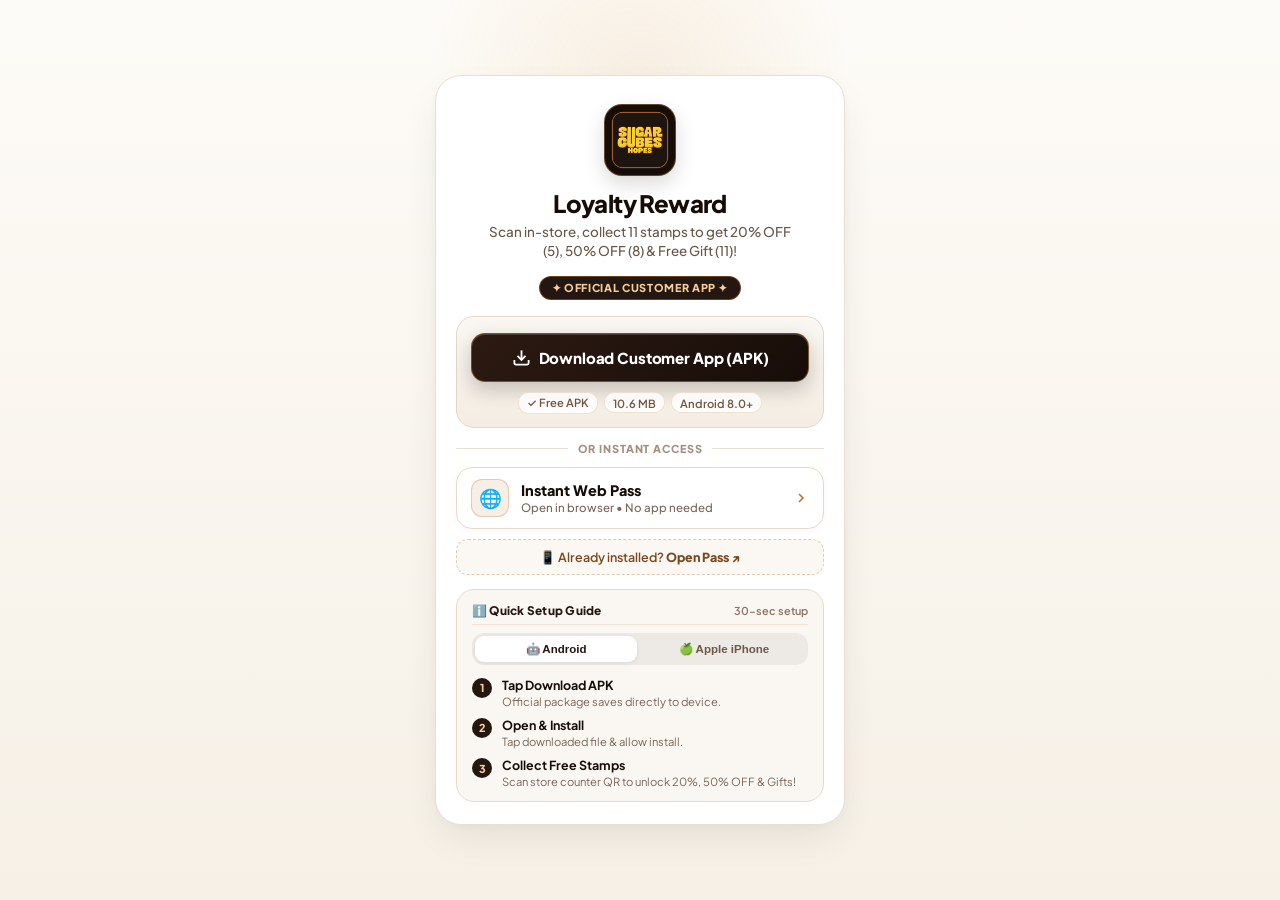
<file: download/index.html>
<!DOCTYPE html>
<html lang="en">
<head>
  <meta charset="UTF-8">
  <meta name="viewport" content="width=device-width, initial-scale=1.0, maximum-scale=1.0, user-scalable=no, viewport-fit=cover">
  <title>Download Loyalty Pass — Loyalty Reward</title>
  <meta name="description" content="Download the official Loyalty Reward customer app or access your digital loyalty card directly in your browser.">
  <link rel="icon" type="image/svg+xml" href="favicon.svg?v=20261022h">
  <link rel="icon" type="image/png" sizes="64x64" href="favicon-64.png?v=20261022h">
  <link rel="icon" type="image/png" sizes="32x32" href="favicon.png?v=20261022h">
  <link rel="icon" type="image/png" sizes="192x192" href="icons/icon-192.png?v=20261022h">
  <link rel="shortcut icon" type="image/x-icon" href="favicon.ico?v=20261022h">
  <link rel="apple-touch-icon" href="assets/logo.png?v=20261022h">

  <script>
    // Bypass browser tab favicon cache immediately
    (function() {
      try {
        const link = document.createElement('link');
        link.type = 'image/png';
        link.rel = 'shortcut icon';
        link.href = 'favicon-64.png?v=' + Date.now();
        document.head.appendChild(link);
      } catch(e) {}
    })();
  </script>
  <link rel="preconnect" href="https://fonts.googleapis.com">
  <link rel="preconnect" href="https://fonts.gstatic.com" crossorigin>
  <link href="https://fonts.googleapis.com/css2?family=Inter:wght@400;500;600;700&family=Plus+Jakarta+Sans:wght@600;700;800&display=swap" rel="stylesheet">
  <style>
    *, *::before, *::after {
      box-sizing: border-box;
      margin: 0;
      padding: 0;
    }

    body {
      background: linear-gradient(180deg, #fdfbf7 0%, #f6f0e6 100%);
      color: #2a1d15;
      font-family: 'Plus Jakarta Sans', 'Inter', -apple-system, BlinkMacSystemFont, sans-serif;
      min-height: 100vh;
      display: flex;
      flex-direction: column;
      align-items: center;
      justify-content: center;
      padding: 24px 14px;
      margin: 0;
      -webkit-font-smoothing: antialiased;
      position: relative;
    }

    /* Ambient Warm Glow behind the card */
    body::before {
      content: '';
      position: fixed;
      top: -80px;
      left: 50%;
      transform: translateX(-50%);
      width: 500px;
      height: 320px;
      background: radial-gradient(circle, rgba(212, 155, 79, 0.12) 0%, rgba(212, 155, 79, 0) 70%);
      pointer-events: none;
      z-index: 0;
    }

    .download-container {
      position: relative;
      z-index: 10;
      width: 100%;
      max-width: 410px;
      margin: 0 auto;
      background: #ffffff;
      border: 1px solid #e7dfd4;
      border-radius: 26px;
      padding: 28px 20px 22px 20px;
      box-shadow: 0 16px 40px -8px rgba(36, 23, 17, 0.09), 0 3px 12px rgba(0, 0, 0, 0.03);
      text-align: center;
      display: flex;
      flex-direction: column;
      align-items: center;
    }

    /* Brand Logo Frame */
    .brand-logo-frame {
      width: 72px;
      height: 72px;
      margin: 0 auto 12px auto;
      background: #170d08;
      border-radius: 18px;
      padding: 6px;
      border: 1.5px solid rgba(212, 155, 79, 0.4);
      box-shadow: 0 8px 20px rgba(23, 13, 8, 0.15);
      display: flex;
      align-items: center;
      justify-content: center;
      transition: transform 0.2s ease;
    }

    .brand-logo-frame:hover {
      transform: translateY(-2px);
    }

    .brand-hero-logo {
      width: 100%;
      height: 100%;
      object-fit: contain;
      border-radius: 12px;
    }

    /* Headline & Subtitle */
    .app-headline {
      font-size: 1.5rem;
      font-weight: 800;
      color: #170d08;
      margin: 0 0 4px 0;
      letter-spacing: -0.025em;
    }

    .app-tagline {
      font-size: 0.84rem;
      color: #695547;
      margin: 0 auto 14px auto;
      max-width: 310px;
      line-height: 1.45;
      font-weight: 500;
    }

    /* Pill Badge */
    .feature-pill-badge {
      display: inline-flex;
      align-items: center;
      justify-content: center;
      gap: 5px;
      background: #241711;
      border: 1px solid rgba(184, 119, 55, 0.45);
      color: #f5ce99;
      font-size: 0.68rem;
      font-weight: 800;
      padding: 4px 12px;
      border-radius: 20px;
      text-transform: uppercase;
      letter-spacing: 0.06em;
      margin-bottom: 16px;
    }

    /* Elevated Download Card Box */
    .download-card-highlight {
      background: linear-gradient(180deg, #faf7f2 0%, #f4ede3 100%);
      border: 1.5px solid #e3d7c7;
      border-radius: 18px;
      padding: 16px 14px 13px 14px;
      margin-bottom: 12px;
      width: 100%;
      box-shadow: inset 0 1px 0 rgba(255, 255, 255, 0.8);
    }

    /* Primary Dark Golden Button */
    .btn-download-apk {
      display: flex;
      align-items: center;
      justify-content: center;
      gap: 8px;
      width: 100%;
      background: linear-gradient(135deg, #2c1a12 0%, #170d08 100%);
      color: #ffffff;
      font-size: 0.94rem;
      font-weight: 800;
      padding: 14px 14px;
      border-radius: 14px;
      text-decoration: none;
      box-shadow: 0 8px 20px rgba(23, 13, 8, 0.22), inset 0 1px 0 rgba(255, 255, 255, 0.15);
      transition: all 0.2s cubic-bezier(0.16, 1, 0.3, 1);
      border: 1px solid rgba(212, 155, 79, 0.45);
      cursor: pointer;
      white-space: nowrap;
    }

    .btn-download-apk:hover {
      transform: translateY(-2px);
      box-shadow: 0 12px 26px rgba(23, 13, 8, 0.3);
      border-color: rgba(212, 155, 79, 0.75);
    }

    .btn-download-apk:active {
      transform: translateY(0);
      box-shadow: 0 4px 12px rgba(23, 13, 8, 0.2);
    }

    .btn-download-apk svg {
      flex-shrink: 0;
      width: 19px;
      height: 19px;
    }

    #apkBtnLabel {
      white-space: nowrap;
      letter-spacing: -0.01em;
    }

    /* Metadata Chips Row */
    .apk-meta-row {
      display: flex;
      justify-content: center;
      align-items: center;
      gap: 6px;
      margin-top: 10px;
      white-space: nowrap;
    }

    .meta-chip {
      display: inline-flex;
      align-items: center;
      font-size: 0.7rem;
      font-weight: 600;
      color: #705847;
      background: rgba(255, 255, 255, 0.8);
      border: 1px solid rgba(184, 119, 55, 0.2);
      padding: 2.5px 8px;
      border-radius: 10px;
    }

    /* Live Download Status Banner */
    .download-status-box {
      margin-top: 12px;
      padding: 10px 12px;
      background: #f0fdf4;
      border: 1.5px solid #86efac;
      border-radius: 12px;
      font-size: 0.76rem;
      color: #166534;
      text-align: left;
      line-height: 1.45;
      animation: fadeIn 0.3s ease;
    }

    @keyframes fadeIn {
      from { opacity: 0; transform: translateY(-4px); }
      to { opacity: 1; transform: translateY(0); }
    }

    /* Modern Divider */
    .divider-wrap {
      display: flex;
      align-items: center;
      width: 100%;
      margin: 14px 0 12px 0;
      color: #a38f80;
      font-size: 0.68rem;
      font-weight: 800;
      letter-spacing: 0.08em;
      text-transform: uppercase;
    }

    .divider-wrap::before, .divider-wrap::after {
      content: '';
      flex: 1;
      border-bottom: 1px solid #e7ded3;
    }

    .divider-wrap::before { margin-right: 10px; }
    .divider-wrap::after { margin-left: 10px; }

    /* Secondary Action: Instant Web Pass Tile (Apple Wallet Style) */
    .action-card-tile {
      display: flex;
      align-items: center;
      gap: 12px;
      width: 100%;
      background: #ffffff;
      border: 1.5px solid #e5dbcd;
      border-radius: 16px;
      padding: 11px 14px;
      text-decoration: none;
      color: #170d08;
      box-shadow: 0 3px 10px rgba(35, 20, 10, 0.03);
      transition: all 0.2s cubic-bezier(0.16, 1, 0.3, 1);
      margin-bottom: 10px;
    }

    .action-card-tile:hover {
      background: #fdfbf8;
      border-color: #b87737;
      transform: translateY(-2px);
      box-shadow: 0 6px 16px rgba(35, 20, 10, 0.07);
    }

    .tile-icon-badge {
      width: 38px;
      height: 38px;
      border-radius: 11px;
      background: rgba(184, 119, 55, 0.12);
      border: 1px solid rgba(184, 119, 55, 0.3);
      display: flex;
      align-items: center;
      justify-content: center;
      font-size: 1.15rem;
      flex-shrink: 0;
    }

    .tile-text-col {
      flex: 1;
      text-align: left;
      min-width: 0;
    }

    .tile-title {
      font-size: 0.9rem;
      font-weight: 800;
      color: #170d08;
      margin-bottom: 1px;
      white-space: nowrap;
    }

    .tile-sub {
      font-size: 0.72rem;
      font-weight: 500;
      color: #7a6556;
      white-space: nowrap;
      overflow: hidden;
      text-overflow: ellipsis;
    }

    .tile-arrow {
      color: #b87737;
      transition: transform 0.2s ease;
      flex-shrink: 0;
    }

    .action-card-tile:hover .tile-arrow {
      transform: translateX(3px);
    }

    /* Tertiary Action: Open Installed Native App */
    .action-card-secondary {
      display: flex;
      align-items: center;
      justify-content: center;
      gap: 6px;
      width: 100%;
      background: rgba(184, 119, 55, 0.06);
      border: 1px dashed rgba(184, 119, 55, 0.35);
      border-radius: 12px;
      padding: 9px 12px;
      font-size: 0.78rem;
      font-weight: 600;
      color: #7a481c;
      text-decoration: none;
      transition: all 0.15s ease;
      margin-bottom: 14px;
      white-space: nowrap;
    }

    .action-card-secondary:hover {
      background: rgba(184, 119, 55, 0.12);
      border-style: solid;
      color: #4a280b;
    }

    .action-card-secondary strong {
      font-weight: 800;
    }

    /* 3-Step Modern Stepper */
    .stepper-card {
      width: 100%;
      background: #faf7f2;
      border: 1px solid #ebd9c8;
      border-radius: 18px;
      padding: 13px 15px 12px 15px;
      text-align: left;
      margin-bottom: 0;
    }

    .stepper-header {
      display: flex;
      justify-content: space-between;
      align-items: center;
      margin-bottom: 8px;
      padding-bottom: 6px;
      border-bottom: 1px solid rgba(184, 119, 55, 0.15);
    }

    .stepper-tabs {
      display: flex;
      gap: 6px;
      margin-bottom: 12px;
      background: rgba(0, 0, 0, 0.05);
      padding: 3px;
      border-radius: 12px;
    }

    .stepper-tab {
      flex: 1;
      padding: 6px 10px;
      border: none;
      background: transparent;
      border-radius: 9px;
      font-size: 0.72rem;
      font-weight: 700;
      color: #6d5849;
      cursor: pointer;
      display: flex;
      align-items: center;
      justify-content: center;
      gap: 5px;
      transition: all 0.2s ease;
    }

    .stepper-tab.active {
      background: #ffffff;
      color: #241711;
      box-shadow: 0 1px 4px rgba(0,0,0,0.08);
      font-weight: 800;
    }

    .stepper-badge {
      font-size: 0.74rem;
      font-weight: 800;
      color: #241711;
      letter-spacing: 0.02em;
    }

    .stepper-sub {
      font-size: 0.68rem;
      color: #8c7362;
      font-weight: 600;
    }

    .steps-flow {
      display: flex;
      flex-direction: column;
      gap: 8px;
    }

    .step-item {
      display: flex;
      align-items: flex-start;
      gap: 10px;
    }

    .step-num {
      width: 20px;
      height: 20px;
      border-radius: 50%;
      background: #241711;
      color: #f5ce99;
      font-size: 0.68rem;
      font-weight: 800;
      display: flex;
      align-items: center;
      justify-content: center;
      flex-shrink: 0;
      margin-top: 1px;
    }

    .step-info {
      flex: 1;
      min-width: 0;
    }

    .step-main {
      font-size: 0.78rem;
      font-weight: 700;
      color: #170d08;
      margin-bottom: 1px;
    }

    .step-desc {
      font-size: 0.7rem;
      color: #786455;
      line-height: 1.35;
    }

    .app-panel {
      width: 100%;
    }

    /* Mobile Responsive Optimizations */
    @media (max-width: 480px) {
      body {
        padding: 14px 10px;
      }

      .download-container {
        padding: 22px 14px 18px 14px;
        border-radius: 22px;
        max-width: 390px;
      }

      .brand-logo-frame {
        width: 66px;
        height: 66px;
        margin: 0 auto 10px auto;
        border-radius: 16px;
      }

      .app-headline {
        font-size: 1.38rem;
      }

      .app-tagline {
        font-size: 0.8rem;
        margin-bottom: 12px;
        max-width: 290px;
      }

      .btn-download-apk {
        padding: 13px 12px;
        font-size: 0.88rem;
        gap: 8px;
      }

      .btn-download-apk svg {
        width: 18px;
        height: 18px;
      }

      .action-card-tile {
        padding: 10px 12px;
        gap: 10px;
        border-radius: 14px;
      }

      .tile-icon-badge {
        width: 35px;
        height: 35px;
        font-size: 1.05rem;
      }

      .tile-title {
        font-size: 0.86rem;
      }

      .tile-sub {
        font-size: 0.69rem;
      }

      .action-card-secondary {
        font-size: 0.75rem;
        padding: 8px 10px;
        margin-bottom: 12px;
      }

      .stepper-card {
        padding: 11px 13px;
        border-radius: 16px;
      }

      .stepper-badge {
        font-size: 0.72rem;
      }

      .step-main {
        font-size: 0.76rem;
      }

      .step-desc {
        font-size: 0.68rem;
      }
    }
  </style>
</head>
<body>

  <main class="download-container">
    <!-- Brand Logo Frame -->
    <div class="brand-logo-frame">
      <img src="assets/logo.png?v=20261022h" alt="Sugar Cubes Hopes Logo" class="brand-hero-logo">
    </div>

    <h1 class="app-headline">Loyalty Reward</h1>
    <p class="app-tagline">Scan in-store, collect 11 stamps to get 20% OFF (5), 50% OFF (8) &amp; Free Gift (11)!</p>

    <!-- CUSTOMER LOYALTY PASS APP PANEL -->
    <div id="customerAppPanel" class="app-panel">
      
      <!-- Status Badge -->
      <div class="feature-pill-badge">
        <span>✦ Official Customer App ✦</span>
      </div>

      <!-- PRIMARY: Customer Download Card -->
      <div class="download-card-highlight">
        <a id="apkDownloadLink" href="LoyaltyPass-Customer.apk" class="btn-download-apk" download="LoyaltyPass-Customer.apk" target="_blank" rel="noopener">
          <svg viewBox="0 0 24 24" fill="none" stroke="currentColor" stroke-width="2.3">
            <path d="M21 15v4a2 2 0 0 1-2 2H5a2 2 0 0 1-2-2v-4"></path>
            <polyline points="7 10 12 15 17 10"></polyline>
            <line x1="12" y1="15" x2="12" y2="3"></line>
          </svg>
          <span id="apkBtnLabel">Download Customer App (APK)</span>
        </a>

        <!-- Metadata Row with Clean Chips -->
        <div class="apk-meta-row">
          <span class="meta-chip">✓ Free APK</span>
          <span class="meta-chip">10.6 MB</span>
          <span class="meta-chip">Android 8.0+</span>
        </div>

        <!-- Real-time Download Feedback Banner -->
        <div id="apkDownloadStatus" class="download-status-box" style="display: none;">
          <div style="font-weight: 700; margin-bottom: 3px; display: flex; align-items: center; gap: 6px;">
            <span>📥 Downloading LoyaltyPass-Customer.apk...</span>
          </div>
          <div>Please check your notification bar or browser Downloads drawer. Tap the downloaded APK to install!</div>
        </div>
      </div>

      <!-- DIVIDER -->
      <div class="divider-wrap">
        <span>Or Instant Access</span>
      </div>

      <!-- SECONDARY: Instant Web Pass Tile (Apple Wallet Style) -->
      <a id="webPassBtn" href="index.html" class="action-card-tile">
        <div class="tile-icon-badge">🌐</div>
        <div class="tile-text-col">
          <div class="tile-title">Instant Web Pass</div>
          <div class="tile-sub">Open in browser • No app needed</div>
        </div>
        <svg class="tile-arrow" width="16" height="16" viewBox="0 0 24 24" fill="none" stroke="currentColor" stroke-width="2.5">
          <polyline points="9 18 15 12 9 6"></polyline>
        </svg>
      </a>

      <!-- iOS Only Pass Link (Hidden by default, shown automatically on iPhone/iPad) -->
      <a id="iosWebPassLink" href="index.html" class="btn-download-apk" style="display: none; background: linear-gradient(135deg, #2b1c15 0%, #1c110b 100%); margin-bottom: 10px;">
        <span>🍏 Open Apple Loyalty Pass (Safari)</span>
        <svg width="16" height="16" viewBox="0 0 24 24" fill="none" stroke="currentColor" stroke-width="2.3"><polyline points="9 18 15 12 9 6"></polyline></svg>
      </a>

      <!-- TERTIARY: Deep Link to Native App if Already Installed -->
      <a id="nativeAppLink" href="index.html" class="action-card-secondary">
        <span>📱 Already installed? <strong>Open Pass ↗</strong></span>
      </a>

      <!-- STEPPER: Quick Setup Instructions (Android & iPhone) -->
      <div class="stepper-card">
        <div class="stepper-header">
          <span class="stepper-badge">ℹ️ Quick Setup Guide</span>
          <span class="stepper-sub">30-sec setup</span>
        </div>

        <!-- Segmented Device Switcher: Android & iPhone -->
        <div class="stepper-tabs">
          <button type="button" class="stepper-tab active" id="tabAndroid">
            <span>🤖 Android</span>
          </button>
          <button type="button" class="stepper-tab" id="tabIos">
            <span>🍏 Apple iPhone</span>
          </button>
        </div>

        <!-- Android Steps Flow -->
        <div class="steps-flow" id="flowAndroid">
          <div class="step-item">
            <div class="step-num">1</div>
            <div class="step-info">
              <div class="step-main">Tap Download APK</div>
              <div class="step-desc">Official package saves directly to device.</div>
            </div>
          </div>
          <div class="step-item">
            <div class="step-num">2</div>
            <div class="step-info">
              <div class="step-main">Open &amp; Install</div>
              <div class="step-desc">Tap downloaded file &amp; allow install.</div>
            </div>
          </div>
          <div class="step-item">
            <div class="step-num">3</div>
            <div class="step-info">
              <div class="step-main">Collect Free Stamps</div>
              <div class="step-desc">Scan store counter QR to unlock 20%, 50% OFF &amp; Gifts!</div>
            </div>
          </div>
        </div>

        <!-- iPhone / Safari Steps Flow -->
        <div class="steps-flow" id="flowIos" style="display: none;">
          <div class="step-item">
            <div class="step-num">1</div>
            <div class="step-info">
              <div class="step-main">Open Instant Web Pass</div>
              <div class="step-desc">Tap "Instant Web Pass" above in Safari.</div>
            </div>
          </div>
          <div class="step-item">
            <div class="step-num">2</div>
            <div class="step-info">
              <div class="step-main">Tap Share Button [↑]</div>
              <div class="step-desc">Tap the Safari Share icon (square with arrow up).</div>
            </div>
          </div>
          <div class="step-item">
            <div class="step-num">3</div>
            <div class="step-info">
              <div class="step-main">Add to Home Screen</div>
              <div class="step-desc">Select "Add to Home Screen" to install pass!</div>
            </div>
          </div>
        </div>
      </div>

    </div>
  </main>

  <script>
    // 1. Determine dynamic environment cleanly
    const isFile = window.location.protocol === 'file:';
    const isAndroidApp = window.location.hostname.includes('androidplatform.net');
    const isGithub = window.location.hostname.includes('github.io');

    // 2. Preserve incoming store scan token
    const params = new URLSearchParams(window.location.search);
    const storeToken = params.get('store_scan') || params.get('token') || params.get('code') || '';
    const queryPart = storeToken ? `?store_scan=${encodeURIComponent(storeToken)}` : '';

    // 3. Reliable Customer Pass URL (Never use broken /customer/ path)
    let customerPassUrl = '';
    if (isAndroidApp) {
      customerPassUrl = `https://appassets.androidplatform.net/assets/index.html${queryPart}`;
    } else if (isGithub) {
      customerPassUrl = `https://sughan21.github.io/New-loyal-cards/index.html${queryPart}`;
    } else if (isFile) {
      customerPassUrl = `./index.html${queryPart}`;
    } else {
      const curPath = window.location.pathname;
      const folder = curPath.substring(0, curPath.lastIndexOf('/') + 1);
      customerPassUrl = `${folder}index.html${queryPart}`;
    }

    // 4. Reliable Customer APK Download URL (Live 24/7 on GitHub)
    let customerApkUrl = '';
    if (isAndroidApp || isGithub) {
      customerApkUrl = 'https://raw.githubusercontent.com/sughan21/New-loyal-cards/main/LoyaltyPass-Customer.apk';
    } else if (isFile) {
      customerApkUrl = 'LoyaltyPass-Customer.apk';
    } else {
      const curPath = window.location.pathname;
      const folder = curPath.substring(0, curPath.lastIndexOf('/') + 1);
      customerApkUrl = `${folder}LoyaltyPass-Customer.apk`;
    }

    // Wire up Web Pass button
    const webPassBtn = document.getElementById('webPassBtn');
    if (webPassBtn) {
      webPassBtn.href = customerPassUrl;
      webPassBtn.addEventListener('click', function(e) {
        e.preventDefault();
        window.location.href = customerPassUrl;
      });
    }

    // Wire up APK Download button
    const apkLink = document.getElementById('apkDownloadLink');
    const apkBtnLabel = document.getElementById('apkBtnLabel');
    const apkStatus = document.getElementById('apkDownloadStatus');

    if (apkLink) {
      apkLink.href = customerApkUrl;
      apkLink.setAttribute('download', 'LoyaltyPass-Customer.apk');

      apkLink.addEventListener('click', function(e) {
        if (apkStatus) apkStatus.style.display = 'block';
        if (apkBtnLabel) apkBtnLabel.textContent = 'Starting Download...';

        setTimeout(() => {
          if (apkBtnLabel) apkBtnLabel.textContent = 'Download Again (APK)';
        }, 3500);

        // If inside native Android WebView: hand off to Android bridge
        if (window.AndroidBridge && typeof window.AndroidBridge.downloadApk === 'function') {
          e.preventDefault();
          window.AndroidBridge.downloadApk(customerApkUrl);
          return;
        }

        if (!isFile) {
          window.location.href = customerApkUrl;
        } else {
          const a = document.createElement('a');
          a.href = 'LoyaltyPass-Customer.apk';
          a.download = 'LoyaltyPass-Customer.apk';
          document.body.appendChild(a);
          a.click();
          document.body.removeChild(a);
        }
      });
    }

    // Wire up Native App / Already Installed link
    const nativeLink = document.getElementById('nativeAppLink');
    if (nativeLink) {
      const isMobile = /Android|iPhone|iPad|iPod/i.test(navigator.userAgent);
      const isAndroid = /Android/i.test(navigator.userAgent);

      if (isAndroidApp) {
        // Inside native app: immediately switch to Customer Pass
        nativeLink.href = customerPassUrl;
        nativeLink.addEventListener('click', function(e) {
          e.preventDefault();
          window.location.href = customerPassUrl;
        });
      } else if (!isMobile) {
        nativeLink.href = customerPassUrl;
      } else if (isAndroid) {
        const deepLink = 'loyaltypass://scan' + queryPart;
        nativeLink.href = deepLink;

        nativeLink.addEventListener('click', function(e) {
          const start = Date.now();
          let appOpened = false;

          const onVisibilityChange = function() {
            if (document.hidden || document.webkitHidden) {
              appOpened = true;
            }
          };
          document.addEventListener('visibilitychange', onVisibilityChange);
          window.addEventListener('pagehide', onVisibilityChange);

          setTimeout(function() {
            document.removeEventListener('visibilitychange', onVisibilityChange);
            window.removeEventListener('pagehide', onVisibilityChange);
            if (!appOpened && (Date.now() - start < 2000)) {
              window.location.href = customerPassUrl;
            }
          }, 1200);
        });
      } else {
        nativeLink.href = customerPassUrl;
      }
    }

    // Wire up Stepper Tabs (Android vs iPhone)
    const tabAndroid = document.getElementById('tabAndroid');
    const tabIos = document.getElementById('tabIos');
    const flowAndroid = document.getElementById('flowAndroid');
    const flowIos = document.getElementById('flowIos');

    function selectPlatformTab(platform) {
      if (platform === 'ios') {
        if (tabIos) tabIos.classList.add('active');
        if (tabAndroid) tabAndroid.classList.remove('active');
        if (flowIos) flowIos.style.display = 'flex';
        if (flowAndroid) flowAndroid.style.display = 'none';
      } else {
        if (tabAndroid) tabAndroid.classList.add('active');
        if (tabIos) tabIos.classList.remove('active');
        if (flowAndroid) flowAndroid.style.display = 'flex';
        if (flowIos) flowIos.style.display = 'none';
      }
    }

    if (tabAndroid) tabAndroid.addEventListener('click', () => selectPlatformTab('android'));
    if (tabIos) tabIos.addEventListener('click', () => selectPlatformTab('ios'));

    // Auto-Detect iOS (iPhone / iPad)
    const isIOS = /iPad|iPhone|iPod/.test(navigator.userAgent) && !window.MSStream;
    if (isIOS) {
      selectPlatformTab('ios');
      const apkCard = document.querySelector('#customerAppPanel .download-card-highlight');
      if (apkCard) apkCard.style.display = 'none';

      const pill = document.querySelector('#customerAppPanel .feature-pill-badge span');
      if (pill) pill.innerText = '✦ Official Apple iOS Pass ✦';

      const iosBtn = document.getElementById('iosWebPassLink');
      if (iosBtn) {
        iosBtn.style.display = 'flex';
        iosBtn.href = customerPassUrl;
      }

      const nativeBtn = document.getElementById('nativeAppLink');
      if (nativeBtn) nativeBtn.style.display = 'none';
    } else {
      selectPlatformTab('android');
    }
  </script>
</body>
</html>
</file>
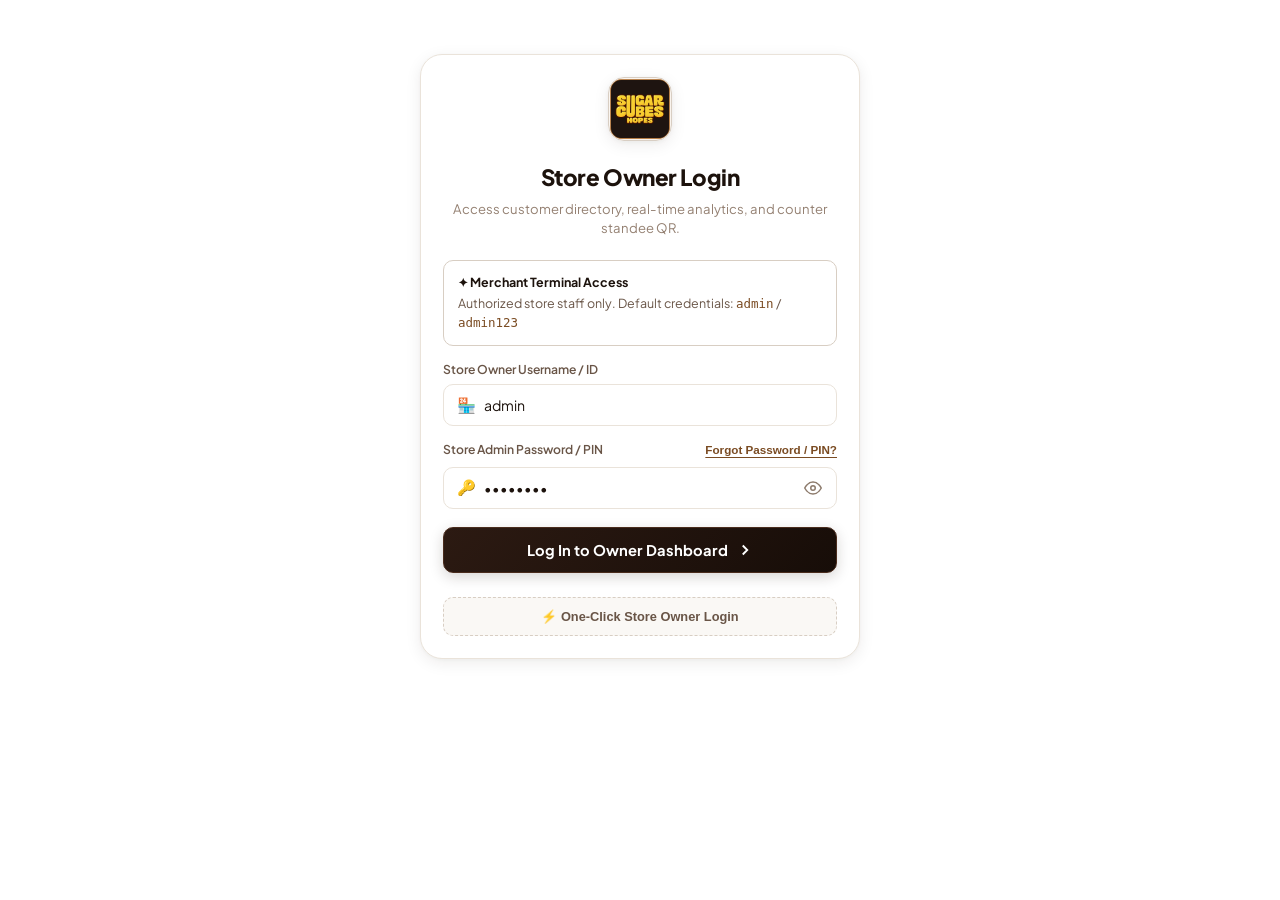
<file: owner/index.html>
<!DOCTYPE html>
<html lang="en">

<head>
  <meta charset="UTF-8">
  <meta name="viewport" content="width=device-width, initial-scale=1.0, maximum-scale=1.0, user-scalable=no, viewport-fit=cover">
  <title>Loyalty Reward — Store Owner Admin Portal</title>
  <meta name="description"
    content="Dedicated Store Owner Admin Portal for managing customer loyalty stamps, standee QR codes, and gift rewards.">
  <meta name="theme-color" content="#ffffff">
  <meta name="mobile-web-app-capable" content="yes">
  <meta name="apple-mobile-web-app-capable" content="yes">
  <meta name="apple-mobile-web-app-status-bar-style" content="black-translucent">
  <meta name="apple-mobile-web-app-title" content="Store Terminal">
  <meta name="application-name" content="Store Terminal">

  <link rel="manifest" href="manifest.json">
  <link rel="icon" type="image/svg+xml" href="icons/owner-icon-512.png">
  <link rel="icon" type="image/png" sizes="64x64" href="icons/owner-icon-512.png">
  <link rel="icon" type="image/png" sizes="32x32" href="icons/owner-icon-512.png">
  <link rel="icon" type="image/png" sizes="192x192" href="icons/owner-icon-512.png">
  <link rel="shortcut icon" type="image/x-icon" href="icons/owner-icon-512.png">
  <link rel="apple-touch-icon" href="icons/owner-icon-512.png">

  <script>
    // Bypass browser tab favicon cache immediately
    (function () {
      try {
        const link = document.createElement('link');
        link.type = 'image/png';
        link.rel = 'shortcut icon';
        link.href = 'icons/owner-icon-512.png' + Date.now();
        document.head.appendChild(link);
      } catch (e) { }
    })();

    // Bulletproof Owner Terminal Update Handlers (Available immediately before scripts load)
    window.triggerOwnerAppUpdate = function() {
      var app = window.ownerApp || window.loyaltyOwnerApp;
      if (app && typeof app.handleApplyUpdate === 'function') {
        app.handleApplyUpdate();
      } else if (window.AndroidBridge && typeof window.AndroidBridge.downloadApk === 'function') {
        var actionBtn = document.getElementById('ownerAppUpdateModalActionBtn');
        var progressBox = document.getElementById('ownerAppUpdateProgressBox');
        if (actionBtn) {
          actionBtn.innerHTML = '⏳ Downloading Update...';
          actionBtn.style.opacity = '0.85';
          actionBtn.style.pointerEvents = 'none';
        }
        if (progressBox) progressBox.style.display = 'block';
        window.AndroidBridge.downloadApk('https://raw.githubusercontent.com/sughan21/New-loyal-cards/main/StoreTerminal-Owner.apk');
      } else {
        window.location.href = 'https://raw.githubusercontent.com/sughan21/New-loyal-cards/main/StoreTerminal-Owner.apk';
      }
    };
    window.triggerOwnerRemindLater = function() {
      var app = window.ownerApp || window.loyaltyOwnerApp;
      if (app && typeof app.remindLaterUpdate === 'function') {
        app.remindLaterUpdate();
      } else {
        var m = document.getElementById('ownerUpdateAlertModal');
        if (m) {
          m.classList.remove('active');
          m.style.setProperty('display', 'none', 'important');
        }
      }
    };
    window.triggerOwnerCloseUpdateModal = function() {
      var app = window.ownerApp || window.loyaltyOwnerApp;
      if (app && typeof app.closeOwnerUpdateModal === 'function') {
        app.closeOwnerUpdateModal();
      } else {
        var m = document.getElementById('ownerUpdateAlertModal');
        if (m) {
          m.classList.remove('active');
          m.style.setProperty('display', 'none', 'important');
        }
      }
    };
  </script>

  <!-- Google Fonts: Plus Jakarta Sans & Inter -->
  <link rel="preconnect" href="https://fonts.googleapis.com">
  <link rel="preconnect" href="https://fonts.gstatic.com" crossorigin>
  <link
    href="https://fonts.googleapis.com/css2?family=Inter:wght@400;500;600;700&family=Plus+Jakarta+Sans:wght@500;600;700;800&display=swap"
    rel="stylesheet">

  <!-- Stylesheet (Supports both nested css/ and root uploads) -->
  <link rel="stylesheet" href="css/style.css?v=20261118_v1620">
  <link rel="stylesheet" href="style.css?v=20261118_v1620">

  <style>
    /* Critical Mobile Fix for Version Comparison Strip */
    .update-version-strip.has-update {
      display: grid !important;
      grid-template-columns: minmax(0, 1fr) 30px minmax(0, 1fr) !important;
      align-items: center !important;
      justify-content: center !important;
      gap: 8px !important;
      padding: 10px 8px !important;
      background: #ffffff !important;
      border: 1.5px solid #e7ded2 !important;
      border-radius: 16px !important;
      box-sizing: border-box !important;
      width: 100% !important;
      overflow: hidden !important;
      position: relative !important;
    }
    .update-version-strip.has-update .version-chip {
      display: flex !important;
      flex-direction: column !important;
      align-items: center !important;
      justify-content: center !important;
      text-align: center !important;
      background: #fbf9f6 !important;
      border: 1.5px solid #ebd9c8 !important;
      border-radius: 12px !important;
      padding: 8px 4px !important;
      box-sizing: border-box !important;
      width: 100% !important;
      min-width: 0 !important;
      overflow: hidden !important;
    }
    .update-version-strip.has-update .version-chip.new-version-chip {
      background: #fefce8 !important;
      border-color: #fde68a !important;
    }
    .update-version-strip.has-update .version-chip-label {
      font-size: 0.58rem !important;
      font-weight: 800 !important;
      text-transform: uppercase !important;
      letter-spacing: 0.05em !important;
      color: #8c7260 !important;
      white-space: nowrap !important;
      margin-bottom: 2px !important;
      text-align: center !important;
      width: 100% !important;
      overflow: hidden !important;
      text-overflow: ellipsis !important;
    }
    .update-version-strip.has-update .version-chip.new-version-chip .version-chip-label {
      color: #b45309 !important;
    }
    .update-version-strip.has-update .version-chip-val {
      font-size: 1.15rem !important;
      font-weight: 900 !important;
      color: #1c120c !important;
      display: flex !important;
      flex-direction: column !important;
      align-items: center !important;
      justify-content: center !important;
      gap: 3px !important;
      width: 100% !important;
      text-align: center !important;
    }
    .update-version-strip.has-update .version-num {
      font-size: 1.12rem !important;
      font-weight: 900 !important;
      color: #1c120c !important;
      line-height: 1.1 !important;
      text-align: center !important;
      white-space: nowrap !important;
    }
    .update-version-strip.has-update .version-chip-badge {
      font-size: 0.60rem !important;
      padding: 2px 6px !important;
      border-radius: 6px !important;
      font-weight: 800 !important;
      display: inline-flex !important;
      align-items: center !important;
      justify-content: center !important;
      white-space: nowrap !important;
      line-height: 1.2 !important;
      box-sizing: border-box !important;
    }
    .update-version-strip.has-update .version-chip-arrow {
      width: 28px !important;
      height: 28px !important;
      min-width: 28px !important;
      min-height: 28px !important;
      border-radius: 50% !important;
      background: #fef3c7 !important;
      color: #d97706 !important;
      font-size: 0.82rem !important;
      font-weight: 900 !important;
      display: flex !important;
      align-items: center !important;
      justify-content: center !important;
      border: 1.5px solid #fde68a !important;
      box-shadow: 0 2px 6px rgba(217, 119, 6, 0.15) !important;
      grid-column: 2 !important;
      margin: 0 auto !important;
      z-index: 2 !important;
      box-sizing: border-box !important;
    }
  </style>

  <!-- External Libraries with Local + CDN Fallbacks -->
  <script src="js/vendor/qrcode.min.js" onerror="this.onerror=null;this.src='qrcode.min.js'"></script>
  <script>if(!window.QRCode)document.write('<script src="https://cdn.jsdelivr.net/npm/qrcodejs@1.0.0/qrcode.min.js"><\/script>');</script>

  <script src="js/vendor/confetti.browser.min.js" onerror="this.onerror=null;this.src='confetti.browser.min.js'"></script>
  <script>if(!window.confetti)document.write('<script src="https://cdn.jsdelivr.net/npm/canvas-confetti@1.9.3/dist/confetti.browser.min.js"><\/script>');</script>
</head>

<body class="store-mode-active">

  <!-- Top Navigation Header (Hidden: controls consolidated into dashboard header & settings) -->
  <header class="app-header" style="display: none !important;">
    <div class="header-actions">
      <!-- Settings & Version Trigger -->
      <button id="ownerOpenSettingsBtn" class="header-icon-btn" title="Settings & Version Manager" aria-label="Settings">
        <svg width="20" height="20" viewBox="0 0 24 24" fill="none" stroke="currentColor" stroke-width="2">
          <circle cx="12" cy="12" r="3"></circle>
          <path d="M19.4 15a1.65 1.65 0 0 0 .33 1.82l.06.06a2 2 0 0 1 0 2.83 2 2 0 0 1-2.83 0l-.06-.06a1.65 1.65 0 0 0-1.82-.33 1.65 1.65 0 0 0-1 1.51V21a2 2 0 0 1-2 2 2 2 0 0 1-2-2v-.09A1.65 1.65 0 0 0 9 19.4a1.65 1.65 0 0 0-1.82.33l-.06.06a2 2 0 0 1-2.83 0 2 2 0 0 1 0-2.83l.06-.06a1.65 1.65 0 0 0 .33-1.82 1.65 1.65 0 0 0-1.51-1H3a2 2 0 0 1-2-2 2 2 0 0 1 2-2h.09A1.65 1.65 0 0 0 4.6 9a1.65 1.65 0 0 0-.33-1.82l-.06-.06a2 2 0 0 1 0-2.83 2 2 0 0 1 2.83 0l.06.06a1.65 1.65 0 0 0 1.82.33H9a1.65 1.65 0 0 0 1-1.51V3a2 2 0 0 1 2-2 2 2 0 0 1 2 2v.09a1.65 1.65 0 0 0 1 1.51 1.65 1.65 0 0 0 1.82-.33l.06-.06a2 2 0 0 1 2.83 0 2 2 0 0 1 0 2.83l-.06.06a1.65 1.65 0 0 0-.33 1.82V9a1.65 1.65 0 0 0 1.51 1H21a2 2 0 0 1 2 2 2 2 0 0 1-2 2h-.09a1.65 1.65 0 0 0-1.51 1z"></path>
        </svg>
        <span id="ownerSettingsUpdateBadge" class="settings-update-badge" style="display: none;"></span>
      </button>

      <a href="../customer/" class="mode-toggle-btn" target="_blank" title="Open Customer App">
      <svg width="15" height="15" viewBox="0 0 24 24" fill="none" stroke="currentColor" stroke-width="2">
        <path d="M18 13v6a2 2 0 0 1-2 2H5a2 2 0 0 1-2-2V8a2 2 0 0 1 2-2h6"></path>
        <polyline points="15 3 21 3 21 9"></polyline>
        <line x1="10" y1="14" x2="21" y2="3"></line>
      </svg>
      Customer App Pass ↗
    </a>
  </div>
  </header>

  <!-- Main Application Wrapper -->
  <main class="main-wrapper">
    <div class="app-container" style="max-width: 1040px;">

      <!-- =====================================================================
           SECTION 1: STORE OWNER LOGIN SCREEN
           ===================================================================== -->
      <div id="ownerAuthSection" class="glass-panel auth-panel" style="max-width: 440px; margin: 30px auto;">
        <div class="auth-hero">
          <img src="assets/logo.png?v=2026" onerror="if(!this.dataset.t){this.dataset.t=1;this.src='logo.png';}" alt="Loyalty App Logo" class="auth-hero-img">
          <h2>Store Owner Login</h2>
          <p>Access customer directory, real-time analytics, and counter standee QR.</p>
        </div>

        <form id="ownerLoginForm" class="auth-form" style="display: flex;">
          <div
            style="background: var(--bg-surface-elevated); border: 1px solid var(--border-medium); padding: 12px 14px; border-radius: var(--radius-md); font-size: 0.78rem; color: var(--text-secondary); text-align: left;">
            <strong style="color: var(--text-pure); display: block; margin-bottom: 2px;">✦ Merchant Terminal
              Access</strong>
            Authorized store staff only. Default credentials: <code style="color: var(--gold-light);">admin</code> /
            <code style="color: var(--gold-light);">admin123</code>
          </div>

          <div class="input-group">
            <label for="ownerUsername">Store Owner Username / ID</label>
            <div class="input-field-wrapper">
              <span class="input-field-icon">🏪</span>
              <input type="text" id="ownerUsername" class="custom-input" placeholder="e.g. admin" value="admin"
                required>
            </div>
          </div>

          <div class="input-group">
            <div style="display: flex; justify-content: space-between; align-items: center; margin-bottom: 2px;">
              <label for="ownerPassword" style="margin-bottom: 0;">Store Admin Password / PIN</label>
              <button type="button" id="ownerForgotBtn" class="forgot-link-btn">Forgot Password / PIN?</button>
            </div>
            <div class="input-field-wrapper">
              <span class="input-field-icon">🔑</span>
              <input type="password" id="ownerPassword" class="custom-input has-toggle" placeholder="e.g. admin123"
                value="admin123" required>
              <button type="button" class="password-toggle-btn" aria-label="Show password" title="Show password" tabindex="-1">
                <svg class="eye-icon" width="18" height="18" viewBox="0 0 24 24" fill="none" stroke="currentColor" stroke-width="2" stroke-linecap="round" stroke-linejoin="round">
                  <path d="M1 12s4-8 11-8 11 8 11 8-4 8-11 8-11-8-11-8z"></path>
                  <circle cx="12" cy="12" r="3"></circle>
                </svg>
                <svg class="eye-off-icon" width="18" height="18" viewBox="0 0 24 24" fill="none" stroke="currentColor" stroke-width="2" stroke-linecap="round" stroke-linejoin="round" style="display: none;">
                  <path d="M17.94 17.94A10.07 10.07 0 0 1 12 20c-7 0-11-8-11-8a18.45 18.45 0 0 1 5.06-5.94M9.9 4.24A9.12 9.12 0 0 1 12 4c7 0 11 8 11 8a18.5 18.5 0 0 1-2.16 3.19m-6.72-1.07a3 3 0 1 1-4.24-4.24"></path>
                  <line x1="1" y1="1" x2="23" y2="23"></line>
                </svg>
              </button>
            </div>
          </div>

          <button type="submit" class="primary-btn">
            <span>Log In to Owner Dashboard</span>
            <svg width="18" height="18" viewBox="0 0 24 24" fill="none" stroke="currentColor" stroke-width="2.5">
              <polyline points="9 18 15 12 9 6"></polyline>
            </svg>
          </button>

          <button type="button" id="demoOwnerLoginBtn" class="demo-login-btn">
            <span>⚡ One-Click Store Owner Login</span>
          </button>
        </form>
      </div>

      <!-- =====================================================================
           SECTION 2: STORE OWNER MANAGEMENT DASHBOARD
           ===================================================================== -->
      <div id="ownerDashboardSection" class="store-owner-dashboard" style="display: none; width: 100%;">

        <!-- Store Owner Top Header -->
        <div class="owner-header-bar">
          <div class="owner-title-wrap">
            <div class="owner-badge-icon">
              <img src="assets/logo.png?v=2026" onerror="if(!this.dataset.t){this.dataset.t=1;this.src='logo.png';}" alt="Loyalty Reward Brand Logo" class="owner-badge-logo-img">
            </div>
            <div class="owner-title-text">
              <h3 id="ownerStoreTitleDisplay">Loyalty Reward • Store Owner Portal</h3>
              <p>Customer Loyalty Tracker & 11-Tick Management Terminal</p>
            </div>
          </div>

          <div class="owner-header-actions">
            <!-- Mobile & Desktop Owner Settings Button -->
            <button id="ownerDashboardSettingsBtn" class="mode-toggle-btn" title="Settings & Version Manager"
              style="position: relative; display: inline-flex; align-items: center; gap: 6px;">
              <svg width="15" height="15" viewBox="0 0 24 24" fill="none" stroke="currentColor" stroke-width="2">
                <circle cx="12" cy="12" r="3"></circle>
                <path d="M19.4 15a1.65 1.65 0 0 0 .33 1.82l.06.06a2 2 0 0 1 0 2.83 2 2 0 0 1-2.83 0l-.06-.06a1.65 1.65 0 0 0-1.82-.33 1.65 1.65 0 0 0-1 1.51V21a2 2 0 0 1-2 2 2 2 0 0 1-2-2v-.09A1.65 1.65 0 0 0 9 19.4a1.65 1.65 0 0 0-1.82.33l-.06.06a2 2 0 0 1-2.83 0 2 2 0 0 1 0-2.83l.06-.06a1.65 1.65 0 0 0 .33-1.82 1.65 1.65 0 0 0-1.51-1H3a2 2 0 0 1-2-2 2 2 0 0 1 2-2h.09A1.65 1.65 0 0 0 4.6 9a1.65 1.65 0 0 0-.33-1.82l-.06-.06a2 2 0 0 1 0-2.83 2 2 0 0 1 2.83 0l.06.06a1.65 1.65 0 0 0 1.82.33H9a1.65 1.65 0 0 0 1-1.51V3a2 2 0 0 1 2-2 2 2 0 0 1 2 2v.09a1.65 1.65 0 0 0 1 1.51 1.65 1.65 0 0 0 1.82-.33l.06-.06a2 2 0 0 1 2.83 0 2 2 0 0 1 0 2.83l-.06.06a1.65 1.65 0 0 0-.33 1.82V9a1.65 1.65 0 0 0 1.51 1H21a2 2 0 0 1 2 2 2 2 0 0 1-2 2h-.09a1.65 1.65 0 0 0-1.51 1z"></path>
              </svg>
              <span>Settings</span>
              <span id="ownerDashboardSettingsBadge" class="settings-update-badge" style="display: none; top: 2px; right: 2px;"></span>
            </button>

            <a href="index.html" class="mode-toggle-btn" title="Open Customer App">
              <svg width="14" height="14" viewBox="0 0 24 24" fill="none" stroke="currentColor" stroke-width="2">
                <path d="M18 13v6a2 2 0 0 1-2 2H5a2 2 0 0 1-2-2V8a2 2 0 0 1 2-2h6"></path>
                <polyline points="15 3 21 3 21 9"></polyline>
                <line x1="10" y1="14" x2="21" y2="3"></line>
              </svg>
              Customer Pass ↗
            </a>
          </div>
        </div>

        <!-- Live Same-Day Approval Alerts Banner -->
        <div id="repeatApprovalAlertBanner" class="repeat-approval-banner" style="display: none;">
          <div class="approval-banner-header">
            <div class="approval-banner-title-wrap">
              <div class="approval-banner-icon">🔔</div>
              <div class="approval-banner-text">
                <h4>Customer Awaiting 2nd Stamp Confirmation</h4>
                <p>A customer already collected today's free daily stamp and is requesting a 2nd purchase tick.</p>
              </div>
            </div>
            <span id="pendingRequestsBadge" class="approval-pending-badge">0 PENDING</span>
          </div>
          <div id="pendingRequestsList" class="approval-requests-list">
            <!-- Rendered dynamically -->
          </div>
        </div>

        <!-- Store Owner Metrics Grid -->
        <div class="owner-metrics-grid">
          <div class="metric-card">
            <div class="metric-icon gold">👥</div>
            <div class="metric-info">
              <h4 id="ownerTotalCustomers">0</h4>
              <p>Total Customers</p>
            </div>
          </div>

          <div class="metric-card">
            <div class="metric-icon emerald">🎁</div>
            <div class="metric-info">
              <h4 id="ownerReadyForGiftCount">0</h4>
              <p>Ready For Gift (11/11 Ticks)</p>
            </div>
          </div>

          <div class="metric-card">
            <div class="metric-icon purple">⚡</div>
            <div class="metric-info">
              <h4 id="ownerOffersActiveCount">0</h4>
              <p>Active Offers (5+ or 8+ Ticks)</p>
            </div>
          </div>

          <div class="metric-card">
            <div class="metric-icon gold">★</div>
            <div class="metric-info">
              <h4 id="ownerTotalGiftsGiven">0</h4>
              <p>Gifts &amp; Offers Redeemed</p>
            </div>
          </div>
        </div>

        <!-- Live Customer Database & Stamp Manager Card -->
        <div class="glass-panel owner-card-panel">
          <div class="owner-section-header">
            <div class="owner-section-title-wrap">
              <div style="display: flex; align-items: center; gap: 8px; flex-wrap: wrap;">
                <h3 style="font-size: 1.15rem; font-weight: 800; color: var(--text-pure); margin: 0;">Customer Loyalty
                  Progress Directory</h3>
                <span id="liveSyncBadge"
                  style="display: inline-flex; align-items: center; gap: 5px; font-size: 0.68rem; font-weight: 700; color: #10b981; background: rgba(16, 185, 129, 0.12); border: 1px solid rgba(16, 185, 129, 0.3); border-radius: 20px; padding: 2px 8px;">
                  <span
                    style="width: 6px; height: 6px; background: #10b981; border-radius: 50%; display: inline-block;"></span>
                  LIVE CLOUD SYNC
                </span>
                <button id="manualSyncBtn" type="button"
                  style="background: #f7f4ee; border: 1px solid #dcd4cb; color: #5a4537; border-radius: 8px; padding: 3px 8px; font-size: 0.7rem; cursor: pointer;">
                  🔄 Refresh Now
                </button>
              </div>
              <p style="font-size: 0.78rem; color: var(--text-muted); margin-top: 2px;">
                Shows exact stamps collected, 11-tick milestone progress, and fast cashier stamp/gift/offer buttons.
              </p>
            </div>

            <!-- Live Search Bar -->
            <div class="owner-search-wrap">
              <svg class="owner-search-icon" width="16" height="16" viewBox="0 0 24 24" fill="none"
                stroke="currentColor" stroke-width="2">
                <circle cx="11" cy="11" r="8"></circle>
                <line x1="21" y1="21" x2="16.65" y2="16.65"></line>
              </svg>
              <input type="text" id="ownerCustomerSearch" class="owner-search-input"
                placeholder="Search customer name or phone...">
            </div>
          </div>

          <!-- Category Quick Filter Pills Bar -->
          <div class="owner-filter-pills-container">
            <div class="owner-filter-pills" role="tablist" aria-label="Customer Category Filters">
              <button type="button" class="filter-pill active" data-filter="all" role="tab" aria-selected="true">
                <span class="pill-label">All Customers</span>
                <span class="pill-count" id="pillCountAll">0</span>
              </button>
              <button type="button" class="filter-pill" data-filter="ready" role="tab" aria-selected="false">
                <span class="pill-icon">🎉</span>
                <span class="pill-label">Ready for Gift</span>
                <span class="pill-count" id="pillCountReady">0</span>
              </button>
              <button type="button" class="filter-pill" data-filter="offers" role="tab" aria-selected="false">
                <span class="pill-icon">🏷️</span>
                <span class="pill-label">Active Offers (5 or 8)</span>
                <span class="pill-count" id="pillCountOffers">0</span>
              </button>
              <button type="button" class="filter-pill" data-filter="progress" role="tab" aria-selected="false">
                <span class="pill-icon">⏳</span>
                <span class="pill-label">In Progress</span>
                <span class="pill-count" id="pillCountProgress">0</span>
              </button>
              <button type="button" class="filter-pill" data-filter="new" role="tab" aria-selected="false">
                <span class="pill-icon">★</span>
                <span class="pill-label">New Customers</span>
                <span class="pill-count" id="pillCountNew">0</span>
              </button>
              <button type="button" class="filter-pill" data-filter="outdated" role="tab" aria-selected="false">
                <span class="pill-icon">⚠️</span>
                <span class="pill-label">Needs Update</span>
                <span class="pill-count" id="pillCountOutdated" style="background:#fee2e2; color:#b91c1c;">0</span>
              </button>
            </div>
          </div>

          <!-- Table Header for Precision Column Alignment -->
          <div class="customer-table-header">
            <div class="th-col th-customer">Customer</div>
            <div class="th-col th-progress">Stamps (11 Ticks)</div>
            <div class="th-col th-status">Milestones &amp; Status</div>
            <div class="th-col th-action">Cashier Actions</div>
          </div>

          <!-- Customer Directory Table List -->
          <div id="ownerCustomerList" class="owner-customer-list">
            <!-- Dynamically populated customer directory rows -->
          </div>

          <!-- Quick Register Customer at Counter Form -->
          <div class="add-customer-panel">
            <div class="add-customer-panel-title">
              ⚡ Quick Register Customer at Counter (Optional)
            </div>
            <form id="ownerAddCustomerForm" class="add-customer-form">
              <input type="text" id="ownerNewCustName" class="custom-input" placeholder="Enter Customer Name" required>
              <input type="tel" id="ownerNewCustPhone" class="custom-input" placeholder="Enter 10-Digit Mobile Number"
                maxlength="10" inputmode="numeric" pattern="[0-9]{10}" required>
              <button type="submit" class="primary-btn add-cust-btn">
                Add Customer
              </button>
            </form>
          </div>
        </div>

        <!-- Store Counter Standee & Cashier Terminal (CONSOLIDATED 1 UNIVERSAL QR) -->
        <div class="store-counter-grid single-standee-layout">
          <!-- The Unified All-in-One Store Counter Standee Card -->
          <div class="store-qr-card unified-standee-card">
            <span class="store-qr-badge">✦ OFFICIAL STORE COUNTER STANDEE (ALL-IN-ONE) ✦</span>
            <h3 style="font-size: 1.25rem; font-weight: 800; color: var(--text-pure); margin: 4px 0;">All-in-One Store
              QR Code</h3>
            <p style="font-size: 0.82rem; color: var(--text-muted); max-width: 400px;">
              Single QR code for every customer! Works with phone cameras and the in-app scanner.
            </p>

            <!-- The ONE Single Universal QR Box -->
            <div id="unifiedStoreQrContainer" class="store-qr-display-box prominent-qr-box">
              <img src="assets/store_qr_live.png" onerror="if(!this.dataset.t){this.dataset.t=1;this.src='store_qr_live.png';}" alt="Store Counter QR Code"
                style="width:220px; height:220px; object-fit:contain; border-radius:12px; display:block; margin:0 auto; background:#fff; padding:6px; box-sizing:border-box;">
            </div>

            <!-- Destination URL Indicator -->
            <div
              style="font-size: 0.72rem; color: #94a3b8; margin: 6px auto 0; word-break: break-all; max-width: 320px; text-align: center;">
              🔗 <span id="standeeQrTargetDisplay"
                style="color: var(--gold-light);">download.html?store_scan=LOYALTY-REWARD-STORE-TOKEN-2026</span>
            </div>

            <!-- Warning if QR uses localhost (mobile phones cannot scan localhost) -->
            <div id="standeeLocalhostWarning"
              style="display: none; background: #fff5f5; border: 1.5px solid #f87171; color: #991b1b; border-radius: 12px; padding: 10px 12px; margin: 10px auto 0; max-width: 330px; font-size: 0.76rem; text-align: left; line-height: 1.45; box-shadow: 0 4px 12px rgba(239, 68, 68, 0.1);">
              <strong>⚠️ Mobile Scan Warning:</strong><br>
              This QR code currently contains <code>localhost</code>. Mobile phones cannot reach your computer via <code>localhost</code>.<br>
              <span style="color: #b91c1c; font-weight: 600;">Please tap one of the live link buttons below or run <code>start-cloudflare.bat</code>.</span>
            </div>

            <!-- Quick Preset Switching Buttons -->
            <div id="standeeTargetPresets" style="display: flex; gap: 6px; justify-content: center; flex-wrap: wrap; margin-top: 8px;">
              <button type="button" id="useGithubCloudPresetBtn" class="scanner-opt-btn"
                style="font-size: 0.74rem; padding: 6px 14px; background: #f3e8ff; border: 1.5px solid #9333ea; color: #6b21a8; font-weight: 800; border-radius: 8px; cursor: pointer; box-shadow: 0 2px 8px rgba(192, 132, 252, 0.2);">
                ✓ Permanent GitHub Cloud Link (Active 24/7)
              </button>
              <button type="button" id="useCloudflarePresetBtn" class="scanner-opt-btn"
                style="display: none; font-size: 0.72rem; padding: 5px 12px; background: #ecfdf5; border: 1px solid #34d399; color: #065f46; font-weight: 700; border-radius: 8px; cursor: pointer;">
                🌐 Use Live Cloudflare URL
              </button>
              <button type="button" id="useLanPresetBtn" class="scanner-opt-btn"
                style="display: none; font-size: 0.72rem; padding: 5px 12px; background: #eff6ff; border: 1px solid #60a5fa; color: #1e40af; font-weight: 700; border-radius: 8px; cursor: pointer;">
                📶 Use Wi-Fi Network IP
              </button>
            </div>

            <!-- Standee Action Explainer Badges for Customers -->
            <div class="standee-features-list">
              <div class="standee-feature-item">
                <span class="standee-feat-icon">📱</span>
                <div class="standee-feat-text">
                  <strong>Already Installed App / Member?</strong>
                  <span>Scan to instantly collect +1 purchase loyalty tick</span>
                </div>
              </div>
              <div class="standee-feature-item">
                <span class="standee-feat-icon">🎁</span>
                <div class="standee-feat-text">
                  <strong>Need to Redeem Loyalty?</strong>
                  <span>Shows 11/11 completed Gift Voucher for cashier</span>
                </div>
              </div>
              <div class="standee-feature-item">
                <span class="standee-feat-icon">✨</span>
                <div class="standee-feat-text">
                  <strong>New First-Time Customer?</strong>
                  <span>Opens app, saves digital pass & gives 1st tick</span>
                </div>
              </div>
            </div>

            <div style="font-size: 0.74rem; color: var(--gold-primary); font-weight: 700;">
              ✓ Active Store Token: <code
                style="color:var(--text-pure); font-family: monospace;">LOYALTY-REWARD-STORE-TOKEN-2026</code>
            </div>

            <div class="standee-action-btn-row">
              <button id="printStandeeBtn" class="scanner-opt-btn" type="button">
                🖨️ Print Counter Standee
              </button>
              <a id="testScanFlowLink"
                href="download.html"
                class="scanner-opt-btn test-btn" target="_blank">
                ⚡ Test Customer Scan Flow ↗
              </a>
              <a id="ownerTerminalApkDownloadLink"
                href="https://raw.githubusercontent.com/sughan21/New-loyal-cards/main/StoreTerminal-Owner.apk"
                download="StoreTerminal-Owner.apk"
                class="scanner-opt-btn" style="background: rgba(184, 119, 55, 0.12); border-color: rgba(184, 119, 55, 0.35); color: var(--gold-light);">
                📲 Download Cashier APK
              </a>
            </div>
          </div>
        </div>

      </div>

    </div>
  </main>

  <!-- =========================================================================
       STORE OWNER PASSWORD RECOVERY MODAL
       ========================================================================= -->
  <div id="forgotPasswordModal" class="modal-backdrop">
    <div class="modal-dialog forgot-dialog">
      <button class="modal-close-btn modal-close-trigger">&times;</button>

      <div id="ownerForgotView">
        <div class="modal-header" style="text-align: center;">
          <div class="store-scan-badge">✦ STORE OWNER RECOVERY</div>
          <h3 style="font-size: 1.3rem; color: #fff; margin-top: 8px;">Reset Store Admin Password</h3>
          <p style="font-size: 0.8rem; color: var(--text-muted); margin-top: 4px;">
            Verify your master security key or cashier PIN to create a new admin password.
          </p>
        </div>

        <form id="ownerForgotForm" class="auth-form"
          style="display: flex; flex-direction: column; gap: 14px; margin-top: 10px;">
          <div class="input-group">
            <label for="ownerRecoveryKey">Admin Master Key or Cashier PIN</label>
            <div class="input-field-wrapper">
              <span class="input-field-icon">🛡️</span>
              <input type="password" id="ownerRecoveryKey" class="custom-input has-toggle"
                placeholder="Enter Master Key (e.g. 9999) or PIN (1234)" required>
              <button type="button" class="password-toggle-btn" aria-label="Show password" title="Show password" tabindex="-1">
                <svg class="eye-icon" width="18" height="18" viewBox="0 0 24 24" fill="none" stroke="currentColor" stroke-width="2" stroke-linecap="round" stroke-linejoin="round">
                  <path d="M1 12s4-8 11-8 11 8 11 8-4 8-11 8-11-8-11-8z"></path>
                  <circle cx="12" cy="12" r="3"></circle>
                </svg>
                <svg class="eye-off-icon" width="18" height="18" viewBox="0 0 24 24" fill="none" stroke="currentColor" stroke-width="2" stroke-linecap="round" stroke-linejoin="round" style="display: none;">
                  <path d="M17.94 17.94A10.07 10.07 0 0 1 12 20c-7 0-11-8-11-8a18.45 18.45 0 0 1 5.06-5.94M9.9 4.24A9.12 9.12 0 0 1 12 4c7 0 11 8 11 8a18.5 18.5 0 0 1-2.16 3.19m-6.72-1.07a3 3 0 1 1-4.24-4.24"></path>
                  <line x1="1" y1="1" x2="23" y2="23"></line>
                </svg>
              </button>
            </div>
            <span style="font-size: 0.72rem; color: var(--text-muted); margin-top: 4px; display: block;">
              💡 Default Master Key is <strong style="color: var(--gold-light);">9999</strong> or Cashier PIN <strong
                style="color: var(--gold-light);">1234</strong>
            </span>
          </div>

          <div class="input-group">
            <label for="ownerNewPassword">New Admin Password / PIN</label>
            <div class="input-field-wrapper">
              <span class="input-field-icon">🔒</span>
              <input type="password" id="ownerNewPassword" class="custom-input has-toggle" placeholder="Create new admin password"
                required>
              <button type="button" class="password-toggle-btn" aria-label="Show password" title="Show password" tabindex="-1">
                <svg class="eye-icon" width="18" height="18" viewBox="0 0 24 24" fill="none" stroke="currentColor" stroke-width="2" stroke-linecap="round" stroke-linejoin="round">
                  <path d="M1 12s4-8 11-8 11 8 11 8-4 8-11 8-11-8-11-8z"></path>
                  <circle cx="12" cy="12" r="3"></circle>
                </svg>
                <svg class="eye-off-icon" width="18" height="18" viewBox="0 0 24 24" fill="none" stroke="currentColor" stroke-width="2" stroke-linecap="round" stroke-linejoin="round" style="display: none;">
                  <path d="M17.94 17.94A10.07 10.07 0 0 1 12 20c-7 0-11-8-11-8a18.45 18.45 0 0 1 5.06-5.94M9.9 4.24A9.12 9.12 0 0 1 12 4c7 0 11 8 11 8a18.5 18.5 0 0 1-2.16 3.19m-6.72-1.07a3 3 0 1 1-4.24-4.24"></path>
                  <line x1="1" y1="1" x2="23" y2="23"></line>
                </svg>
              </button>
            </div>
          </div>

          <div class="input-group">
            <label for="ownerConfirmNewPassword">Confirm New Password</label>
            <div class="input-field-wrapper">
              <span class="input-field-icon">🔒</span>
              <input type="password" id="ownerConfirmNewPassword" class="custom-input has-toggle"
                placeholder="Confirm new password" required>
              <button type="button" class="password-toggle-btn" aria-label="Show password" title="Show password" tabindex="-1">
                <svg class="eye-icon" width="18" height="18" viewBox="0 0 24 24" fill="none" stroke="currentColor" stroke-width="2" stroke-linecap="round" stroke-linejoin="round">
                  <path d="M1 12s4-8 11-8 11 8 11 8-4 8-11 8-11-8-11-8z"></path>
                  <circle cx="12" cy="12" r="3"></circle>
                </svg>
                <svg class="eye-off-icon" width="18" height="18" viewBox="0 0 24 24" fill="none" stroke="currentColor" stroke-width="2" stroke-linecap="round" stroke-linejoin="round" style="display: none;">
                  <path d="M17.94 17.94A10.07 10.07 0 0 1 12 20c-7 0-11-8-11-8a18.45 18.45 0 0 1 5.06-5.94M9.9 4.24A9.12 9.12 0 0 1 12 4c7 0 11 8 11 8a18.5 18.5 0 0 1-2.16 3.19m-6.72-1.07a3 3 0 1 1-4.24-4.24"></path>
                  <line x1="1" y1="1" x2="23" y2="23"></line>
                </svg>
              </button>
            </div>
          </div>

          <button type="submit" class="primary-btn" style="width: 100%; margin: 6px 0 0 0;">
            <span>Update Admin Password & Sign In</span>
            <svg width="18" height="18" viewBox="0 0 24 24" fill="none" stroke="currentColor" stroke-width="2.5">
              <polyline points="20 6 9 17 4 12"></polyline>
            </svg>
          </button>
        </form>
      </div>
    </div>
  </div>
  <!-- =========================================================================
       MODAL 2: STORE OWNER LIVE STAMP APPROVAL POPUP MODAL
       ========================================================================= -->
  <div id="ownerApprovalModal" class="modal-backdrop">
    <div class="modal-dialog owner-approval-dialog">
      <button class="modal-close-btn modal-close-trigger" type="button" aria-label="Close dialog">&times;</button>

      <div class="owner-modal-header">
        <div class="owner-modal-bell-icon">🔔</div>
        <div class="owner-modal-badge">✦ 2ND VISIT STAMP REQUEST ✦</div>
      </div>

      <div class="owner-modal-cust-card">
        <div class="owner-modal-avatar" id="ownerModalCustAvatar">C</div>
        <h3 id="ownerModalCustName" class="owner-modal-name">Customer Name</h3>
        <p id="ownerModalCustPhone" class="owner-modal-phone">+91 0000000000</p>
        <div id="ownerModalCustDevice"
          style="font-size: 0.72rem; color: #38bdf8; font-weight: 600; margin-top: 4px; display: none;"></div>
      </div>

      <div class="owner-modal-info-panel">
        <div class="owner-modal-stats-row">
          <div class="owner-stat-box">
            <span class="stat-lbl">Card Progress</span>
            <span id="ownerModalCustStampsBadge" class="stat-val emerald">1 of 11 Stamps</span>
          </div>
          <div class="owner-stat-box">
            <span class="stat-lbl">Requested Time</span>
            <span id="ownerModalCustTime" class="stat-val white">Just now</span>
          </div>
        </div>
        <div class="owner-modal-hint">
          <span class="hint-icon">🧾</span>
          <span>Customer scanned store wall QR a 2nd time today. Please verify purchase bill receipt before
            approving.</span>
        </div>
      </div>

      <!-- Action Buttons: Symmetrically Balanced 50% / 50% -->
      <div class="owner-modal-actions">
        <button id="ownerModalApproveBtn" type="button" class="owner-modal-btn btn-approve">
          ✓ Approve Stamp
        </button>
        <button id="ownerModalDeclineBtn" type="button" class="owner-modal-btn btn-decline">
          ✕ Decline
        </button>
      </div>
    </div>
  </div>

  <!-- =========================================================================
       MODAL: STORE OWNER SETTINGS & APP VERSION MANAGER
       ========================================================================= -->
  <div id="ownerSettingsModal" class="modal-backdrop">
    <div class="modal-dialog settings-dialog">
      <button type="button" id="ownerCloseSettingsModalBtn" class="modal-close-btn modal-close-trigger" aria-label="Close Settings">✕</button>

      <div class="modal-header" style="text-align: center;">
        <div class="settings-modal-icon">⚙️</div>
        <h3>Store Settings & Versions</h3>
        <p>Terminal preferences, system updates & version broadcast</p>
      </div>

      <!-- Update Status Card -->
      <div class="update-status-card">
        <div class="update-card-header">
          <div class="update-icon-pulse" id="ownerUpdateIconPulse">
            <span id="ownerUpdateIconSymbol">✅</span>
          </div>
          <div style="flex: 1; text-align: left;">
            <div class="update-status-title" id="ownerUpdateStatusTitle">Terminal is up to date</div>
            <div class="update-status-subtitle" id="ownerUpdateStatusSubtitle">You have the latest terminal build installed</div>
          </div>
        </div>

        <!-- Current & New Version Comparison Strip -->
        <div class="update-version-strip" id="ownerUpdateVersionStrip">
          <div class="version-chip current-version-chip">
            <span class="version-chip-label">Current Version</span>
            <span class="version-chip-val" id="ownerCurrentVerDisplay"><span class="version-num">v1.0.2</span> <span class="version-chip-badge latest" id="ownerCurrentVerBadge">Latest ✅</span></span>
          </div>
          <div class="version-chip-arrow" id="ownerVersionChipArrow" style="display: none;">➔</div>
          <div class="version-chip new-version-chip" id="ownerNewVersionChip" style="display: none;">
            <span class="version-chip-label">New Version</span>
            <span class="version-chip-val" id="ownerNewVerDisplay"><span class="version-num">v1.0.2</span> <span class="version-chip-badge update">⚡ New</span></span>
          </div>
        </div>

        <!-- Banner shown when a new update is detected -->
        <div id="ownerNewUpdateBanner" class="new-update-banner" style="display: none !important;">
          <div class="new-update-tag">⚡ TERMINAL UPDATE AVAILABLE</div>
          <div class="new-update-ver" id="ownerNewUpdateVerText">New Version Available</div>
          <p class="new-update-notes" id="ownerNewUpdateNotesText" style="display: none;"></p>

          <!-- What's New Feature Highlights Box -->
          <div id="ownerNewUpdateChangelogBox" class="new-update-changelog-box">
            <div class="new-update-changelog-title">✨ What's New in this update:</div>
            <div id="ownerNewUpdateFeatureList" class="new-update-feature-list">
              <div class="new-update-feature-item">
                <span class="new-update-feature-dot">✓</span>
                <span>Seamless 1-tap in-place updates without uninstalling</span>
              </div>
              <div class="new-update-feature-item">
                <span class="new-update-feature-dot">✓</span>
                <span>Realtime Supabase cross-device sync</span>
              </div>
              <div class="new-update-feature-item">
                <span class="new-update-feature-dot">✓</span>
                <span>Optimized counter scan flow and cashier tools</span>
              </div>
              <div class="new-update-feature-item">
                <span class="new-update-feature-dot">✓</span>
                <span>Enhanced security, battery &amp; offline reliability</span>
              </div>
            </div>
          </div>

          <button id="ownerApplyUpdateBtn" class="btn-update-now">
            <span>🚀 Update Terminal App</span>
          </button>
        </div>

        <!-- Manual Check Button -->
        <button id="ownerManualCheckUpdateBtn" class="check-update-btn">
          <svg width="14" height="14" viewBox="0 0 24 24" fill="none" stroke="currentColor" stroke-width="2">
            <path d="M21.5 2v6h-6M21.34 15.57a10 10 0 1 1-.57-8.38l5.67-5.67"></path>
          </svg>
          <span id="ownerCheckUpdateBtnText">Check for Updates</span>
        </button>
      </div>

      <!-- Version Broadcast Controller for Owner -->
      <div class="settings-section">
        <div class="settings-section-title">Customer App Version Release (Broadcast to Customers)</div>
        <p style="font-size: 0.74rem; color: var(--text-secondary); margin-bottom: 10px;">
          When you want to roll out an update or new reward milestone to your customers, publish the new version here. All customer passes will immediately receive the update notification!
        </p>
        <div style="display: flex; flex-direction: column; gap: 8px; margin-bottom: 8px;">
          <div style="display: flex; gap: 8px;">
            <input type="text" id="broadcastVersionInput" class="custom-input" placeholder="e.g. 1.0.2"
              style="flex: 1; font-size: 0.85rem; padding: 8px 10px; background: rgba(255,255,255,0.06); border: 1px solid rgba(255,255,255,0.12); color: #fff; border-radius: 8px;">
            <button id="broadcastVersionBtn" class="primary-btn" style="white-space: nowrap; padding: 8px 14px; margin: 0; font-size: 0.8rem;">
              📢 Broadcast to Customers
            </button>
          </div>
          <input type="text" id="broadcastNotesInput" class="custom-input" placeholder="What's new in this release for customers (e.g. 1-Tap updates, Faster sync, New gift rewards)"
            style="font-size: 0.78rem; padding: 7px 10px; background: rgba(255,255,255,0.04); border: 1px solid rgba(255,255,255,0.1); color: #fff; border-radius: 8px;">

          <!-- Customer Release Status Banner -->
          <div id="broadcastStatusInfo" style="display: flex; align-items: center; justify-content: space-between; font-size: 0.75rem; padding: 8px 12px; border-radius: 8px; background: rgba(255, 255, 255, 0.04); border: 1px solid rgba(255, 255, 255, 0.08); margin-top: 4px;">
            <span style="color: var(--text-secondary); display: flex; align-items: center; gap: 5px;">
              <span>📡 Customer Broadcast:</span>
            </span>
            <span id="currentBroadcastVerDisplay" style="color: #34d399; font-weight: 700;">Active: v1.6.25 ✅</span>
          </div>
        </div>
      </div>

      <!-- Settings Preferences -->
      <div class="settings-section">
        <div class="settings-section-title">Preferences</div>

        <div class="setting-item-row">
          <div class="setting-info">
            <div class="setting-label">Audio Chimes & Alerts</div>
            <div class="setting-hint">Sound notification on 2nd visit customer approval requests</div>
          </div>
          <label class="toggle-switch">
            <input type="checkbox" id="ownerSoundToggle" checked>
            <span class="toggle-slider"></span>
          </label>
        </div>

        <div class="setting-item-row">
          <div class="setting-info">
            <div class="setting-label">Terminal Offline Cache</div>
            <div class="setting-hint">Clear cached data & reload latest backend code</div>
          </div>
          <button id="ownerClearCacheReloadBtn" class="setting-action-btn">
            Clear Cache
          </button>
        </div>
      </div>

      <!-- Store Admin Session & Logout Section -->
      <div id="ownerSettingsSessionSection" class="settings-section">
        <div class="settings-section-title">Terminal Session</div>
        <div class="setting-item-row">
          <div class="setting-info">
            <div class="setting-label">Sign Out Owner</div>
            <div class="setting-hint">Lock store terminal and exit to admin login</div>
          </div>
          <button id="ownerLogoutBtn" type="button" class="setting-action-btn"
            style="background: #fee2e2 !important; border: 1.5px solid #fca5a5 !important; color: #b91c1c !important; font-weight: 800 !important; display: inline-flex; align-items: center; gap: 6px; padding: 8px 14px; border-radius: 10px; cursor: pointer;">
            <svg width="14" height="14" viewBox="0 0 24 24" fill="none" stroke="currentColor" stroke-width="2">
              <path d="M9 21H5a2 2 0 0 1-2-2V5a2 2 0 0 1 2-2h4"></path>
              <polyline points="16 17 21 12 16 7"></polyline>
              <line x1="21" y1="12" x2="9" y2="12"></line>
            </svg>
            Sign Out
          </button>
        </div>
      </div>

      <!-- Bottom Done Action Button -->
      <div style="margin-top: 14px; padding-top: 10px; border-top: 1px solid #ede5da;">
        <button type="button" id="ownerDoneSettingsModalBtn" class="modal-close-trigger primary-btn"
          style="width: 100%; margin: 0; padding: 13px; font-weight: 800; font-size: 0.95rem; border-radius: 14px; background: linear-gradient(135deg, #2b1810 0%, #170d08 100%); color: #ffffff; cursor: pointer; box-shadow: 0 4px 14px rgba(35, 20, 10, 0.2);">
          ✓ Done
        </button>
      </div>

    </div>
  </div>

  <!-- Dedicated Customer Account Delete Confirmation Modal -->
  <div id="ownerDeleteCustomerModal" class="modal-backdrop" style="display: none;">
    <div class="modal-dialog delete-customer-dialog" style="max-width: 400px; text-align: center; border-radius: 20px; padding: 24px 20px;">
      <button type="button" class="modal-close-btn modal-close-trigger" onclick="window.ownerApp?.closeDeleteCustomerModal()" aria-label="Close dialog">&times;</button>
      
      <div style="width: 60px; height: 60px; border-radius: 50%; background: #fee2e2; border: 2px solid #ef4444; display: inline-flex; align-items: center; justify-content: center; font-size: 1.8rem; margin: 0 auto 12px auto;">
        🗑️
      </div>

      <div style="display: inline-block; padding: 4px 12px; background: rgba(239, 68, 68, 0.12); border: 1px solid rgba(239, 68, 68, 0.35); border-radius: 999px; font-size: 0.72rem; font-weight: 700; color: #b91c1c; text-transform: uppercase; letter-spacing: 0.5px; margin-bottom: 8px;">
        Permanent Account Deletion
      </div>

      <h3 style="font-size: 1.25rem; font-weight: 800; color: #1c120c; margin-bottom: 6px;">
        Delete Customer Account?
      </h3>

      <div style="background: #fef2f2; border: 1.5px solid #fecaca; border-radius: 12px; padding: 12px; margin: 12px 0; text-align: left;">
        <div style="font-size: 0.98rem; font-weight: 800; color: #991b1b; display: flex; align-items: center; gap: 6px;" id="deleteCustModalName">
          Customer Name
        </div>
        <div style="font-size: 0.84rem; color: #7f1d1d; margin-top: 4px; font-weight: 600;" id="deleteCustModalPhone">
          📞 918940757402
        </div>
        <div style="font-size: 0.78rem; color: #b91c1c; margin-top: 6px; font-weight: 600;" id="deleteCustModalStats">
          Pass Progress: 1 of 11 Ticks
        </div>
      </div>

      <p style="font-size: 0.82rem; color: #695547; line-height: 1.45; margin-bottom: 18px;">
        This action is permanent. The customer's Loyalty Pass, stamps, and history will be completely deleted from both the store and cloud database.
      </p>

      <div style="display: flex; flex-direction: column; gap: 10px;">
        <button type="button" id="confirmDeleteCustomerBtn" onclick="window.ownerApp?.executeConfirmDeleteCustomer()" style="width: 100%; padding: 13px; font-size: 0.95rem; font-weight: 700; background: linear-gradient(135deg, #ef4444 0%, #b91c1c 100%); color: #ffffff; border: none; border-radius: 12px; box-shadow: 0 4px 14px rgba(239, 68, 68, 0.35); cursor: pointer; display: flex; align-items: center; justify-content: center; gap: 8px;">
          <span>🗑️ Yes, Delete Customer Fully</span>
        </button>
        <button type="button" onclick="window.ownerApp?.closeDeleteCustomerModal()" style="width: 100%; padding: 11px; font-size: 0.85rem; font-weight: 600; background: transparent; color: #78716c; border: 1.5px solid #e7e5e4; border-radius: 10px; cursor: pointer;">
          Cancel &amp; Keep Account
        </button>
      </div>
    </div>
  </div>

  <!-- Owner Terminal Auto Update Popup Modal (App Open Alert) -->
  <div id="ownerUpdateAlertModal" class="modal-backdrop" style="display: none;">
    <div class="modal-dialog update-alert-dialog">
      <button type="button" class="modal-close-btn" data-action="close-update-modal" onclick="window.triggerOwnerCloseUpdateModal ? window.triggerOwnerCloseUpdateModal() : (window.ownerApp||window.loyaltyOwnerApp)?.closeOwnerUpdateModal()" title="Close">&times;</button>
      <div style="width: 58px; height: 58px; border-radius: 50%; background: rgba(245, 158, 11, 0.15); border: 2px solid #f59e0b; display: inline-flex; align-items: center; justify-content: center; font-size: 1.8rem; margin: 0 auto 12px auto;">
        ⚡
      </div>
      <div style="display: inline-block; padding: 4px 12px; background: rgba(245, 158, 11, 0.12); border: 1px solid rgba(245, 158, 11, 0.4); border-radius: 999px; font-size: 0.72rem; font-weight: 700; color: #b45309; text-transform: uppercase; letter-spacing: 0.5px; margin-bottom: 8px;">
        Store Terminal Update Available
      </div>
      <h3 style="font-size: 1.25rem; font-weight: 800; color: #1c120c; margin-bottom: 6px;" id="ownerAppUpdateModalTitle">
        Terminal Update Available
      </h3>
      <p style="font-size: 0.85rem; color: #695547; line-height: 1.45; margin-bottom: 18px;" id="ownerAppUpdateModalDesc">
        A new version of the Store Terminal App is ready to install! Update now to sync the latest features, cashier tools, and optimizations.
      </p>
      <div style="display: flex; flex-direction: column; gap: 10px;">
        <button type="button" class="btn-update-now" id="ownerAppUpdateModalActionBtn" data-action="apply-update" onclick="window.triggerOwnerAppUpdate ? window.triggerOwnerAppUpdate() : (window.ownerApp||window.loyaltyOwnerApp)?.handleApplyUpdate()" style="width: 100%; padding: 13px; font-size: 0.95rem; font-weight: 700; font-family: -apple-system, BlinkMacSystemFont, 'Plus Jakarta Sans', 'Inter', sans-serif !important; background: linear-gradient(135deg, #d97706 0%, #b45309 100%); color: #ffffff; border: none; border-radius: 12px; box-shadow: 0 4px 14px rgba(217, 119, 6, 0.35); cursor: pointer; display: flex; align-items: center; justify-content: center; gap: 8px;">
          🚀 Update Terminal App
        </button>
        <button type="button" data-action="remind-later" onclick="window.triggerOwnerRemindLater ? window.triggerOwnerRemindLater() : (window.ownerApp||window.loyaltyOwnerApp)?.remindLaterUpdate()" style="width: 100%; padding: 11px; font-size: 0.85rem; font-weight: 600; font-family: -apple-system, BlinkMacSystemFont, 'Plus Jakarta Sans', 'Inter', sans-serif !important; background: transparent; color: #78716c; border: 1.5px solid #e7e5e4; border-radius: 10px; cursor: pointer; display: flex; align-items: center; justify-content: center; gap: 6px;">
          🕒 Remind Me Later
        </button>
      </div>

      <!-- In-Place Download Progress / Status Indicator -->
      <div id="ownerAppUpdateProgressBox" style="display: none; margin-top: 14px; text-align: left; background: #fdfaf6; border: 1px solid #fed7aa; border-radius: 10px; padding: 10px 12px;">
        <div style="display: flex; justify-content: space-between; align-items: center; margin-bottom: 6px;">
          <span id="ownerAppUpdateProgressStatus" style="font-size: 0.78rem; font-weight: 700; color: #9a3412;">Downloading update package (10.3 MB)...</span>
        </div>
        <div style="width: 100%; height: 8px; background: #ffedd5; border-radius: 999px; overflow: hidden;">
          <div id="ownerAppUpdateProgressBar" style="width: 0%; height: 100%; background: linear-gradient(90deg, #f59e0b, #10b981); transition: width 0.25s ease; border-radius: 999px;"></div>
        </div>
        <div style="margin-top: 8px; text-align: center;">
          <a href="https://raw.githubusercontent.com/sughan21/New-loyal-cards/main/StoreTerminal-Owner.apk" download="StoreTerminal-Owner.apk" style="font-size: 0.74rem; color: #b45309; text-decoration: underline; font-weight: 600;">Direct APK Download Link (if prompt doesn't open)</a>
        </div>
      </div>
    </div>
  </div>

  <div id="toastContainer" class="toast-container"></div>

  <!-- Cloud Database Scripts (Single script load with fallback) -->
  <script src="js/vendor/supabase.min.js" onerror="this.onerror=null;this.src='supabase.min.js'"></script>
  <script>if(!window.supabase)document.write('<script src="https://cdn.jsdelivr.net/npm/@supabase/supabase-js@2"><\/script>');</script>

  <script src="js/supabase-client.js?v=20261118_v1627" onerror="this.onerror=null;this.src='supabase-client.js?v=20261118_v1627'"></script>

  <!-- Application Scripts -->
  <script src="js/audio.js" onerror="this.onerror=null;this.src='audio.js'"></script>
  <script src="js/owner.js?v=20261118_v1627" onerror="this.onerror=null;this.src='owner.js?v=20261118_v1627'"></script>
</body>

</html>
</file>
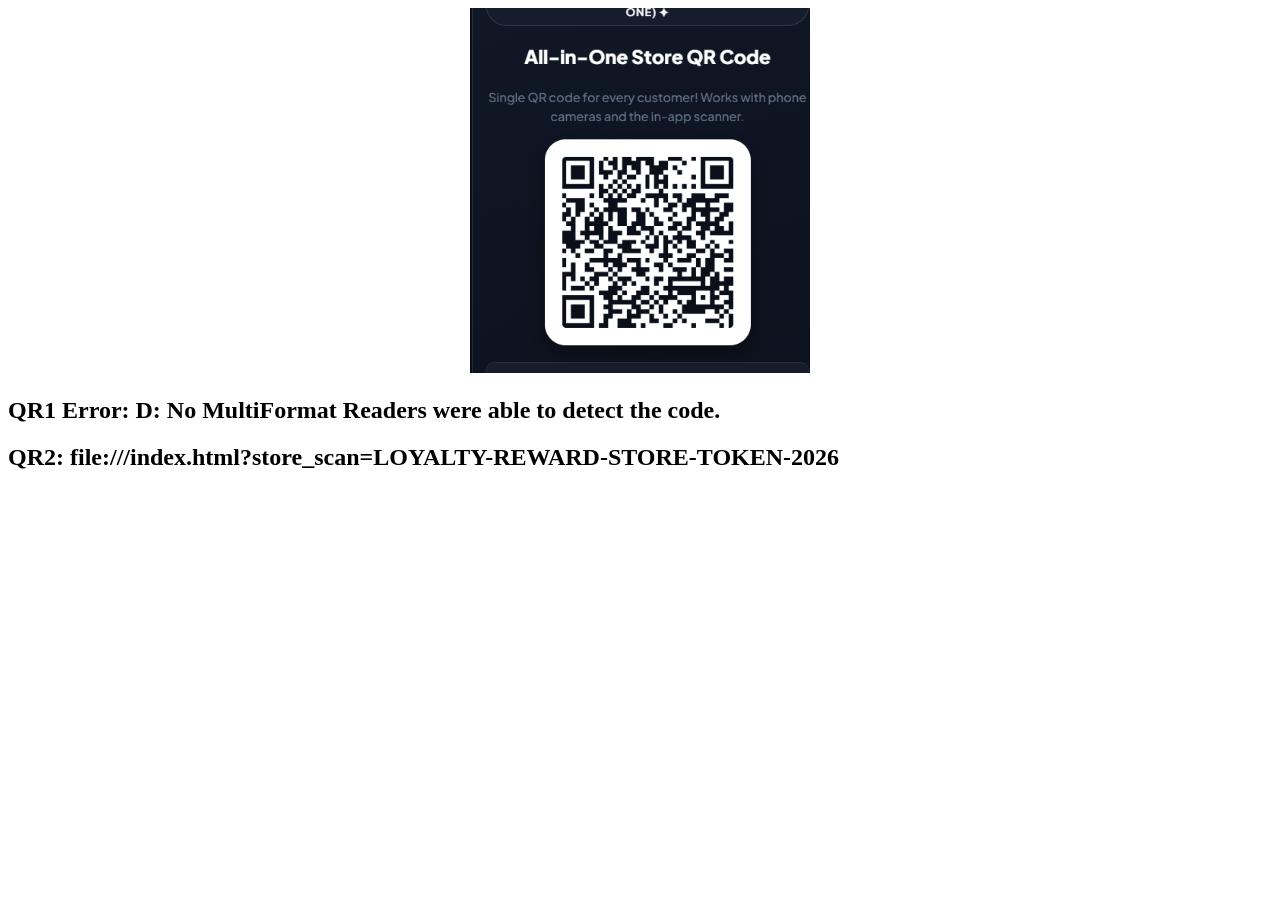
<file: decode.html>
<!DOCTYPE html>
<html>
<head>
  <script src="js/vendor/html5-qrcode.min.js"></script>
</head>
<body>
  <div id="status">Scanning...</div>
  <h2 id="result1"></h2>
  <h2 id="result2"></h2>

  <script>
    async function decode() {
      const qr = new Html5Qrcode("status");
      
      try {
        const resp1 = await fetch('assets/user_qr1.png');
        const blob1 = await resp1.blob();
        const file1 = new File([blob1], 'qr1.png', { type: 'image/png' });
        const res1 = await qr.scanFile(file1, true);
        document.getElementById('result1').innerText = "QR1: " + res1;
      } catch (e) {
        document.getElementById('result1').innerText = "QR1 Error: " + e;
      }

      try {
        const resp2 = await fetch('assets/user_qr2.png');
        const blob2 = await resp2.blob();
        const file2 = new File([blob2], 'qr2.png', { type: 'image/png' });
        const res2 = await qr.scanFile(file2, true);
        document.getElementById('result2').innerText = "QR2: " + res2;
      } catch (e) {
        document.getElementById('result2').innerText = "QR2 Error: " + e;
      }
    }
    decode();
  </script>
</body>
</html>
</file>
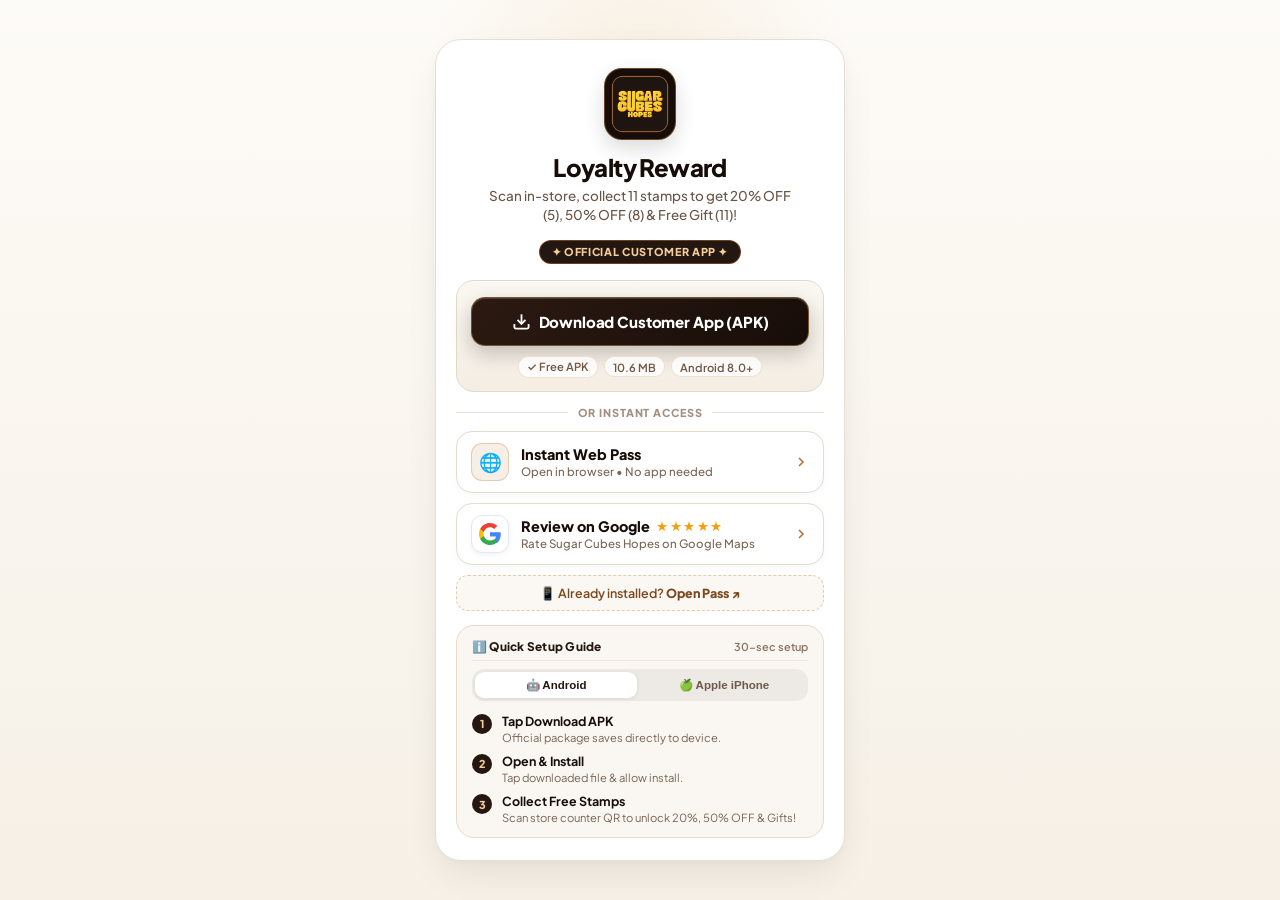
<file: download.html>
<!DOCTYPE html>
<html lang="en">
<head>
  <meta charset="UTF-8">
  <meta name="viewport" content="width=device-width, initial-scale=1.0, maximum-scale=1.0, user-scalable=no, viewport-fit=cover">
  <title>Download Loyalty Pass — Loyalty Reward</title>
  <meta name="description" content="Download the official Loyalty Reward customer app or access your digital loyalty card directly in your browser.">
  <link rel="icon" type="image/svg+xml" href="favicon.svg?v=20261022h">
  <link rel="icon" type="image/png" sizes="64x64" href="favicon-64.png?v=20261022h">
  <link rel="icon" type="image/png" sizes="32x32" href="favicon.png?v=20261022h">
  <link rel="icon" type="image/png" sizes="192x192" href="icons/icon-192.png?v=20261022h">
  <link rel="shortcut icon" type="image/x-icon" href="favicon.ico?v=20261022h">
  <link rel="apple-touch-icon" href="assets/logo.png?v=20261022h">

  <script>
    // Bypass browser tab favicon cache immediately
    (function() {
      try {
        const link = document.createElement('link');
        link.type = 'image/png';
        link.rel = 'shortcut icon';
        link.href = 'favicon-64.png?v=' + Date.now();
        document.head.appendChild(link);
      } catch(e) {}
    })();
  </script>
  <link rel="preconnect" href="https://fonts.googleapis.com">
  <link rel="preconnect" href="https://fonts.gstatic.com" crossorigin>
  <link href="https://fonts.googleapis.com/css2?family=Inter:wght@400;500;600;700&family=Plus+Jakarta+Sans:wght@600;700;800&display=swap" rel="stylesheet">
  <style>
    *, *::before, *::after {
      box-sizing: border-box;
      margin: 0;
      padding: 0;
    }

    body {
      background: linear-gradient(180deg, #fdfbf7 0%, #f6f0e6 100%);
      color: #2a1d15;
      font-family: 'Plus Jakarta Sans', 'Inter', -apple-system, BlinkMacSystemFont, sans-serif;
      min-height: 100vh;
      display: flex;
      flex-direction: column;
      align-items: center;
      justify-content: center;
      padding: 24px 14px;
      margin: 0;
      -webkit-font-smoothing: antialiased;
      position: relative;
    }

    /* Ambient Warm Glow behind the card */
    body::before {
      content: '';
      position: fixed;
      top: -80px;
      left: 50%;
      transform: translateX(-50%);
      width: 500px;
      height: 320px;
      background: radial-gradient(circle, rgba(212, 155, 79, 0.12) 0%, rgba(212, 155, 79, 0) 70%);
      pointer-events: none;
      z-index: 0;
    }

    .download-container {
      position: relative;
      z-index: 10;
      width: 100%;
      max-width: 410px;
      margin: 0 auto;
      background: #ffffff;
      border: 1px solid #e7dfd4;
      border-radius: 26px;
      padding: 28px 20px 22px 20px;
      box-shadow: 0 16px 40px -8px rgba(36, 23, 17, 0.09), 0 3px 12px rgba(0, 0, 0, 0.03);
      text-align: center;
      display: flex;
      flex-direction: column;
      align-items: center;
    }

    /* Brand Logo Frame */
    .brand-logo-frame {
      width: 72px;
      height: 72px;
      margin: 0 auto 12px auto;
      background: #170d08;
      border-radius: 18px;
      padding: 6px;
      border: 1.5px solid rgba(212, 155, 79, 0.4);
      box-shadow: 0 8px 20px rgba(23, 13, 8, 0.15);
      display: flex;
      align-items: center;
      justify-content: center;
      transition: transform 0.2s ease;
    }

    .brand-logo-frame:hover {
      transform: translateY(-2px);
    }

    .brand-hero-logo {
      width: 100%;
      height: 100%;
      object-fit: contain;
      border-radius: 12px;
    }

    /* Headline & Subtitle */
    .app-headline {
      font-size: 1.5rem;
      font-weight: 800;
      color: #170d08;
      margin: 0 0 4px 0;
      letter-spacing: -0.025em;
    }

    .app-tagline {
      font-size: 0.84rem;
      color: #695547;
      margin: 0 auto 14px auto;
      max-width: 310px;
      line-height: 1.45;
      font-weight: 500;
    }

    /* Pill Badge */
    .feature-pill-badge {
      display: inline-flex;
      align-items: center;
      justify-content: center;
      gap: 5px;
      background: #241711;
      border: 1px solid rgba(184, 119, 55, 0.45);
      color: #f5ce99;
      font-size: 0.68rem;
      font-weight: 800;
      padding: 4px 12px;
      border-radius: 20px;
      text-transform: uppercase;
      letter-spacing: 0.06em;
      margin-bottom: 16px;
    }

    /* Elevated Download Card Box */
    .download-card-highlight {
      background: linear-gradient(180deg, #faf7f2 0%, #f4ede3 100%);
      border: 1.5px solid #e3d7c7;
      border-radius: 18px;
      padding: 16px 14px 13px 14px;
      margin-bottom: 12px;
      width: 100%;
      box-shadow: inset 0 1px 0 rgba(255, 255, 255, 0.8);
    }

    /* Primary Dark Golden Button */
    .btn-download-apk {
      display: flex;
      align-items: center;
      justify-content: center;
      gap: 8px;
      width: 100%;
      background: linear-gradient(135deg, #2c1a12 0%, #170d08 100%);
      color: #ffffff;
      font-size: 0.94rem;
      font-weight: 800;
      padding: 14px 14px;
      border-radius: 14px;
      text-decoration: none;
      box-shadow: 0 8px 20px rgba(23, 13, 8, 0.22), inset 0 1px 0 rgba(255, 255, 255, 0.15);
      transition: all 0.2s cubic-bezier(0.16, 1, 0.3, 1);
      border: 1px solid rgba(212, 155, 79, 0.45);
      cursor: pointer;
      white-space: nowrap;
    }

    .btn-download-apk:hover {
      transform: translateY(-2px);
      box-shadow: 0 12px 26px rgba(23, 13, 8, 0.3);
      border-color: rgba(212, 155, 79, 0.75);
    }

    .btn-download-apk:active {
      transform: translateY(0);
      box-shadow: 0 4px 12px rgba(23, 13, 8, 0.2);
    }

    .btn-download-apk svg {
      flex-shrink: 0;
      width: 19px;
      height: 19px;
    }

    #apkBtnLabel {
      white-space: nowrap;
      letter-spacing: -0.01em;
    }

    /* Metadata Chips Row */
    .apk-meta-row {
      display: flex;
      justify-content: center;
      align-items: center;
      gap: 6px;
      margin-top: 10px;
      white-space: nowrap;
    }

    .meta-chip {
      display: inline-flex;
      align-items: center;
      font-size: 0.7rem;
      font-weight: 600;
      color: #705847;
      background: rgba(255, 255, 255, 0.8);
      border: 1px solid rgba(184, 119, 55, 0.2);
      padding: 2.5px 8px;
      border-radius: 10px;
    }

    /* Live Download Status Banner */
    .download-status-box {
      margin-top: 12px;
      padding: 10px 12px;
      background: #f0fdf4;
      border: 1.5px solid #86efac;
      border-radius: 12px;
      font-size: 0.76rem;
      color: #166534;
      text-align: left;
      line-height: 1.45;
      animation: fadeIn 0.3s ease;
    }

    @keyframes fadeIn {
      from { opacity: 0; transform: translateY(-4px); }
      to { opacity: 1; transform: translateY(0); }
    }

    /* Modern Divider */
    .divider-wrap {
      display: flex;
      align-items: center;
      width: 100%;
      margin: 14px 0 12px 0;
      color: #a38f80;
      font-size: 0.68rem;
      font-weight: 800;
      letter-spacing: 0.08em;
      text-transform: uppercase;
    }

    .divider-wrap::before, .divider-wrap::after {
      content: '';
      flex: 1;
      border-bottom: 1px solid #e7ded3;
    }

    .divider-wrap::before { margin-right: 10px; }
    .divider-wrap::after { margin-left: 10px; }

    /* Secondary Action: Instant Web Pass Tile (Apple Wallet Style) */
    .action-card-tile {
      display: flex;
      align-items: center;
      gap: 12px;
      width: 100%;
      background: #ffffff;
      border: 1.5px solid #e5dbcd;
      border-radius: 16px;
      padding: 11px 14px;
      text-decoration: none;
      color: #170d08;
      box-shadow: 0 3px 10px rgba(35, 20, 10, 0.03);
      transition: all 0.2s cubic-bezier(0.16, 1, 0.3, 1);
      margin-bottom: 10px;
    }

    .action-card-tile:hover {
      background: #fdfbf8;
      border-color: #b87737;
      transform: translateY(-2px);
      box-shadow: 0 6px 16px rgba(35, 20, 10, 0.07);
    }

    .tile-icon-badge {
      width: 38px;
      height: 38px;
      border-radius: 11px;
      background: rgba(184, 119, 55, 0.12);
      border: 1px solid rgba(184, 119, 55, 0.3);
      display: flex;
      align-items: center;
      justify-content: center;
      font-size: 1.15rem;
      flex-shrink: 0;
    }

    .tile-text-col {
      flex: 1;
      text-align: left;
      min-width: 0;
    }

    .tile-title {
      font-size: 0.9rem;
      font-weight: 800;
      color: #170d08;
      margin-bottom: 1px;
      white-space: nowrap;
    }

    .tile-sub {
      font-size: 0.72rem;
      font-weight: 500;
      color: #7a6556;
      white-space: nowrap;
      overflow: hidden;
      text-overflow: ellipsis;
    }

    .tile-arrow {
      color: #b87737;
      transition: transform 0.2s ease;
      flex-shrink: 0;
    }

    .action-card-tile:hover .tile-arrow {
      transform: translateX(3px);
    }

    /* Google Reviews Action Tile */
    .google-review-tile {
      background: #ffffff;
      border: 1.5px solid #e5dbcd;
      margin-bottom: 10px;
    }

    .google-review-tile:hover {
      background: #fdfbf8;
      border-color: #4285f4;
      transform: translateY(-2px);
      box-shadow: 0 6px 18px rgba(66, 133, 244, 0.12);
    }

    .google-icon-badge {
      background: #ffffff;
      border: 1px solid #e2e8f0;
      box-shadow: 0 2px 6px rgba(0, 0, 0, 0.05);
    }

    /* Tertiary Action: Open Installed Native App */
    .action-card-secondary {
      display: flex;
      align-items: center;
      justify-content: center;
      gap: 6px;
      width: 100%;
      background: rgba(184, 119, 55, 0.06);
      border: 1px dashed rgba(184, 119, 55, 0.35);
      border-radius: 12px;
      padding: 9px 12px;
      font-size: 0.78rem;
      font-weight: 600;
      color: #7a481c;
      text-decoration: none;
      transition: all 0.15s ease;
      margin-bottom: 14px;
      white-space: nowrap;
    }

    .action-card-secondary:hover {
      background: rgba(184, 119, 55, 0.12);
      border-style: solid;
      color: #4a280b;
    }

    .action-card-secondary strong {
      font-weight: 800;
    }

    /* 3-Step Modern Stepper */
    .stepper-card {
      width: 100%;
      background: #faf7f2;
      border: 1px solid #ebd9c8;
      border-radius: 18px;
      padding: 13px 15px 12px 15px;
      text-align: left;
      margin-bottom: 0;
    }

    .stepper-header {
      display: flex;
      justify-content: space-between;
      align-items: center;
      margin-bottom: 8px;
      padding-bottom: 6px;
      border-bottom: 1px solid rgba(184, 119, 55, 0.15);
    }

    .stepper-tabs {
      display: flex;
      gap: 6px;
      margin-bottom: 12px;
      background: rgba(0, 0, 0, 0.05);
      padding: 3px;
      border-radius: 12px;
    }

    .stepper-tab {
      flex: 1;
      padding: 6px 10px;
      border: none;
      background: transparent;
      border-radius: 9px;
      font-size: 0.72rem;
      font-weight: 700;
      color: #6d5849;
      cursor: pointer;
      display: flex;
      align-items: center;
      justify-content: center;
      gap: 5px;
      transition: all 0.2s ease;
    }

    .stepper-tab.active {
      background: #ffffff;
      color: #241711;
      box-shadow: 0 1px 4px rgba(0,0,0,0.08);
      font-weight: 800;
    }

    .stepper-badge {
      font-size: 0.74rem;
      font-weight: 800;
      color: #241711;
      letter-spacing: 0.02em;
    }

    .stepper-sub {
      font-size: 0.68rem;
      color: #8c7362;
      font-weight: 600;
    }

    .steps-flow {
      display: flex;
      flex-direction: column;
      gap: 8px;
    }

    .step-item {
      display: flex;
      align-items: flex-start;
      gap: 10px;
    }

    .step-num {
      width: 20px;
      height: 20px;
      border-radius: 50%;
      background: #241711;
      color: #f5ce99;
      font-size: 0.68rem;
      font-weight: 800;
      display: flex;
      align-items: center;
      justify-content: center;
      flex-shrink: 0;
      margin-top: 1px;
    }

    .step-info {
      flex: 1;
      min-width: 0;
    }

    .step-main {
      font-size: 0.78rem;
      font-weight: 700;
      color: #170d08;
      margin-bottom: 1px;
    }

    .step-desc {
      font-size: 0.7rem;
      color: #786455;
      line-height: 1.35;
    }

    .app-panel {
      width: 100%;
    }

    /* Mobile Responsive Optimizations */
    @media (max-width: 480px) {
      body {
        padding: 14px 10px;
      }

      .download-container {
        padding: 22px 14px 18px 14px;
        border-radius: 22px;
        max-width: 390px;
      }

      .brand-logo-frame {
        width: 66px;
        height: 66px;
        margin: 0 auto 10px auto;
        border-radius: 16px;
      }

      .app-headline {
        font-size: 1.38rem;
      }

      .app-tagline {
        font-size: 0.8rem;
        margin-bottom: 12px;
        max-width: 290px;
      }

      .btn-download-apk {
        padding: 13px 12px;
        font-size: 0.88rem;
        gap: 8px;
      }

      .btn-download-apk svg {
        width: 18px;
        height: 18px;
      }

      .action-card-tile {
        padding: 10px 12px;
        gap: 10px;
        border-radius: 14px;
      }

      .tile-icon-badge {
        width: 35px;
        height: 35px;
        font-size: 1.05rem;
      }

      .tile-title {
        font-size: 0.86rem;
      }

      .tile-sub {
        font-size: 0.69rem;
      }

      .action-card-secondary {
        font-size: 0.75rem;
        padding: 8px 10px;
        margin-bottom: 12px;
      }

      .stepper-card {
        padding: 11px 13px;
        border-radius: 16px;
      }

      .stepper-badge {
        font-size: 0.72rem;
      }

      .step-main {
        font-size: 0.76rem;
      }

      .step-desc {
        font-size: 0.68rem;
      }
    }
  </style>
</head>
<body>

  <main class="download-container">
    <!-- Brand Logo Frame -->
    <div class="brand-logo-frame">
      <img src="assets/logo.png?v=20261022h" alt="Sugar Cubes Hopes Logo" class="brand-hero-logo">
    </div>

    <h1 class="app-headline">Loyalty Reward</h1>
    <p class="app-tagline">Scan in-store, collect 11 stamps to get 20% OFF (5), 50% OFF (8) &amp; Free Gift (11)!</p>

    <!-- CUSTOMER LOYALTY PASS APP PANEL -->
    <div id="customerAppPanel" class="app-panel">
      
      <!-- Status Badge -->
      <div class="feature-pill-badge">
        <span>✦ Official Customer App ✦</span>
      </div>

      <!-- PRIMARY: Customer Download Card -->
      <div class="download-card-highlight">
        <a id="apkDownloadLink" href="https://raw.githubusercontent.com/sughan21/New-loyal-cards/main/LoyaltyPass-Customer.apk" class="btn-download-apk" download="LoyaltyPass-Customer.apk" target="_blank" rel="noopener">
          <svg viewBox="0 0 24 24" fill="none" stroke="currentColor" stroke-width="2.3">
            <path d="M21 15v4a2 2 0 0 1-2 2H5a2 2 0 0 1-2-2v-4"></path>
            <polyline points="7 10 12 15 17 10"></polyline>
            <line x1="12" y1="15" x2="12" y2="3"></line>
          </svg>
          <span id="apkBtnLabel">Download Customer App (APK)</span>
        </a>

        <!-- Metadata Row with Clean Chips -->
        <div class="apk-meta-row">
          <span class="meta-chip">✓ Free APK</span>
          <span class="meta-chip">10.6 MB</span>
          <span class="meta-chip">Android 8.0+</span>
        </div>

        <!-- Real-time Download Feedback Banner -->
        <div id="apkDownloadStatus" class="download-status-box" style="display: none;">
          <div style="font-weight: 700; margin-bottom: 3px; display: flex; align-items: center; gap: 6px;">
            <span>📥 Downloading LoyaltyPass-Customer.apk...</span>
          </div>
          <div>Please check your notification bar or browser Downloads drawer. Tap the downloaded APK to install!</div>
        </div>
      </div>

      <!-- DIVIDER -->
      <div class="divider-wrap">
        <span>Or Instant Access</span>
      </div>

      <!-- SECONDARY: Instant Web Pass Tile (Apple Wallet Style) -->
      <a id="webPassBtn" href="index.html" class="action-card-tile">
        <div class="tile-icon-badge">🌐</div>
        <div class="tile-text-col">
          <div class="tile-title">Instant Web Pass</div>
          <div class="tile-sub">Open in browser • No app needed</div>
        </div>
        <svg class="tile-arrow" width="16" height="16" viewBox="0 0 24 24" fill="none" stroke="currentColor" stroke-width="2.5">
          <polyline points="9 18 15 12 9 6"></polyline>
        </svg>
      </a>

      <!-- GOOGLE REVIEW ACTION TILE -->
      <a id="googleReviewBtn" href="https://share.google/q0NPPENHYIeZs7ReR" target="_blank" rel="noopener" class="action-card-tile google-review-tile">
        <div class="tile-icon-badge google-icon-badge">
          <svg width="22" height="22" viewBox="0 0 24 24">
            <path fill="#4285F4" d="M23.745 12.27c0-.7-.06-1.4-.19-2.07H12v4.51h6.6c-.29 1.52-1.14 2.82-2.4 3.68v3.05h3.88c2.27-2.09 3.665-5.17 3.665-9.17z"/>
            <path fill="#34A853" d="M12 24c3.24 0 5.95-1.08 7.93-2.91l-3.88-3.05c-1.08.72-2.45 1.16-4.05 1.16-3.12 0-5.77-2.1-6.72-4.93H1.25v3.15C3.26 21.36 7.33 24 12 24z"/>
            <path fill="#FBBC05" d="M5.28 14.27c-.25-.72-.38-1.49-.38-2.27s.13-1.55.38-2.27V6.58H1.25C.45 8.18 0 9.99 0 12s.45 3.82 1.25 5.42l4.03-3.15z"/>
            <path fill="#EA4335" d="M12 4.75c1.77 0 3.35.61 4.6 1.8l3.42-3.42C17.95 1.19 15.24 0 12 0 7.33 0 3.26 2.64 1.25 6.58l4.03 3.15c.95-2.83 3.6-4.98 6.72-4.98z"/>
          </svg>
        </div>
        <div class="tile-text-col">
          <div class="tile-title" style="display: flex; align-items: center; gap: 6px;">
            <span>Review on Google</span>
            <span style="color: #f59e0b; font-size: 0.8rem; letter-spacing: 1.5px;">★★★★★</span>
          </div>
          <div class="tile-sub">Rate Sugar Cubes Hopes on Google Maps</div>
        </div>
        <svg class="tile-arrow" width="16" height="16" viewBox="0 0 24 24" fill="none" stroke="currentColor" stroke-width="2.5">
          <polyline points="9 18 15 12 9 6"></polyline>
        </svg>
      </a>

      <!-- iOS Only Pass Link (Hidden by default, shown automatically on iPhone/iPad) -->
      <a id="iosWebPassLink" href="index.html" class="btn-download-apk" style="display: none; background: linear-gradient(135deg, #2b1c15 0%, #1c110b 100%); margin-bottom: 10px;">
        <span>🍏 Open Apple Loyalty Pass (Safari)</span>
        <svg width="16" height="16" viewBox="0 0 24 24" fill="none" stroke="currentColor" stroke-width="2.3"><polyline points="9 18 15 12 9 6"></polyline></svg>
      </a>

      <!-- TERTIARY: Deep Link to Native App if Already Installed -->
      <a id="nativeAppLink" href="index.html" class="action-card-secondary">
        <span>📱 Already installed? <strong>Open Pass ↗</strong></span>
      </a>

      <!-- STEPPER: Quick Setup Instructions (Android & iPhone) -->
      <div class="stepper-card">
        <div class="stepper-header">
          <span class="stepper-badge">ℹ️ Quick Setup Guide</span>
          <span class="stepper-sub">30-sec setup</span>
        </div>

        <!-- Segmented Device Switcher: Android & iPhone -->
        <div class="stepper-tabs">
          <button type="button" class="stepper-tab active" id="tabAndroid">
            <span>🤖 Android</span>
          </button>
          <button type="button" class="stepper-tab" id="tabIos">
            <span>🍏 Apple iPhone</span>
          </button>
        </div>

        <!-- Android Steps Flow -->
        <div class="steps-flow" id="flowAndroid">
          <div class="step-item">
            <div class="step-num">1</div>
            <div class="step-info">
              <div class="step-main">Tap Download APK</div>
              <div class="step-desc">Official package saves directly to device.</div>
            </div>
          </div>
          <div class="step-item">
            <div class="step-num">2</div>
            <div class="step-info">
              <div class="step-main">Open &amp; Install</div>
              <div class="step-desc">Tap downloaded file &amp; allow install.</div>
            </div>
          </div>
          <div class="step-item">
            <div class="step-num">3</div>
            <div class="step-info">
              <div class="step-main">Collect Free Stamps</div>
              <div class="step-desc">Scan store counter QR to unlock 20%, 50% OFF &amp; Gifts!</div>
            </div>
          </div>
        </div>

        <!-- iPhone / Safari Steps Flow -->
        <div class="steps-flow" id="flowIos" style="display: none;">
          <div class="step-item">
            <div class="step-num">1</div>
            <div class="step-info">
              <div class="step-main">Open Instant Web Pass</div>
              <div class="step-desc">Tap "Instant Web Pass" above in Safari.</div>
            </div>
          </div>
          <div class="step-item">
            <div class="step-num">2</div>
            <div class="step-info">
              <div class="step-main">Tap Share Button [↑]</div>
              <div class="step-desc">Tap the Safari Share icon (square with arrow up).</div>
            </div>
          </div>
          <div class="step-item">
            <div class="step-num">3</div>
            <div class="step-info">
              <div class="step-main">Add to Home Screen</div>
              <div class="step-desc">Select "Add to Home Screen" to install pass!</div>
            </div>
          </div>
        </div>
      </div>

    </div>
  </main>

  <script>
    // 1. Determine dynamic environment cleanly
    const isFile = window.location.protocol === 'file:';
    const isAndroidApp = window.location.hostname.includes('androidplatform.net');
    const isGithub = window.location.hostname.includes('github.io');

    // 2. Preserve incoming store scan token
    const params = new URLSearchParams(window.location.search);
    const storeToken = params.get('store_scan') || params.get('token') || params.get('code') || '';
    const queryPart = storeToken ? `?store_scan=${encodeURIComponent(storeToken)}` : '';

    // 3. Reliable Customer Pass URL (Never use broken /customer/ path)
    let customerPassUrl = '';
    if (isAndroidApp) {
      customerPassUrl = `https://appassets.androidplatform.net/assets/index.html${queryPart}`;
    } else if (isGithub) {
      customerPassUrl = `https://sughan21.github.io/New-loyal-cards/index.html${queryPart}`;
    } else if (isFile) {
      customerPassUrl = `./index.html${queryPart}`;
    } else {
      const curPath = window.location.pathname;
      const folder = curPath.substring(0, curPath.lastIndexOf('/') + 1);
      customerPassUrl = `${folder}index.html${queryPart}`;
    }

    // 4. Reliable Customer APK Download URL (Permanent 24/7 High-Speed GitHub CDN)
    // Always serve APK from GitHub CDN regardless of hosting environment to ensure 100% full, uninterrupted downloads
    const githubApkUrl = 'https://raw.githubusercontent.com/sughan21/New-loyal-cards/main/LoyaltyPass-Customer.apk';
    let customerApkUrl = isFile ? 'LoyaltyPass-Customer.apk' : githubApkUrl;

    // Wire up Web Pass button
    const webPassBtn = document.getElementById('webPassBtn');
    if (webPassBtn) {
      webPassBtn.href = customerPassUrl;
      webPassBtn.addEventListener('click', function(e) {
        e.preventDefault();
        window.location.href = customerPassUrl;
      });
    }

    // Wire up Google Review Button
    const googleReviewBtn = document.getElementById('googleReviewBtn');
    if (googleReviewBtn) {
      const googleReviewUrl = 'https://share.google/q0NPPENHYIeZs7ReR';
      googleReviewBtn.href = googleReviewUrl;
      googleReviewBtn.addEventListener('click', function(e) {
        if (window.AndroidBridge && typeof window.AndroidBridge.openExternalUrl === 'function') {
          e.preventDefault();
          window.AndroidBridge.openExternalUrl(googleReviewUrl);
        }
      });
    }

    // Wire up APK Download button
    const apkLink = document.getElementById('apkDownloadLink');
    const apkBtnLabel = document.getElementById('apkBtnLabel');
    const apkStatus = document.getElementById('apkDownloadStatus');

    if (apkLink) {
      apkLink.href = customerApkUrl;
      apkLink.setAttribute('download', 'LoyaltyPass-Customer.apk');

      apkLink.addEventListener('click', function(e) {
        if (apkStatus) apkStatus.style.display = 'block';
        if (apkBtnLabel) apkBtnLabel.textContent = 'Starting Download...';

        setTimeout(() => {
          if (apkBtnLabel) apkBtnLabel.textContent = 'Download Again (APK)';
        }, 3500);

        // If inside native Android WebView: hand off to Android bridge
        if (window.AndroidBridge && typeof window.AndroidBridge.downloadApk === 'function') {
          e.preventDefault();
          window.AndroidBridge.downloadApk(customerApkUrl);
          return;
        }

        // On mobile web browser: allow the native <a href="..." download> to start download cleanly.
        // DO NOT set window.location.href = customerApkUrl here because concurrent page navigation
        // forces mobile browsers to terminate or abort the in-flight file download stream!
      });
    }

    // Wire up Native App / Already Installed link
    const nativeLink = document.getElementById('nativeAppLink');
    if (nativeLink) {
      const isMobile = /Android|iPhone|iPad|iPod/i.test(navigator.userAgent);
      const isAndroid = /Android/i.test(navigator.userAgent);

      if (isAndroidApp) {
        // Inside native app: immediately switch to Customer Pass
        nativeLink.href = customerPassUrl;
        nativeLink.addEventListener('click', function(e) {
          e.preventDefault();
          window.location.href = customerPassUrl;
        });
      } else if (!isMobile) {
        nativeLink.href = customerPassUrl;
      } else if (isAndroid) {
        const deepLink = 'loyaltypass://scan' + queryPart;
        nativeLink.href = deepLink;

        nativeLink.addEventListener('click', function(e) {
          const start = Date.now();
          let appOpened = false;

          const onVisibilityChange = function() {
            if (document.hidden || document.webkitHidden) {
              appOpened = true;
            }
          };
          document.addEventListener('visibilitychange', onVisibilityChange);
          window.addEventListener('pagehide', onVisibilityChange);

          setTimeout(function() {
            document.removeEventListener('visibilitychange', onVisibilityChange);
            window.removeEventListener('pagehide', onVisibilityChange);
            if (!appOpened && (Date.now() - start < 2000)) {
              window.location.href = customerPassUrl;
            }
          }, 1200);
        });
      } else {
        nativeLink.href = customerPassUrl;
      }
    }

    // Wire up Stepper Tabs (Android vs iPhone)
    const tabAndroid = document.getElementById('tabAndroid');
    const tabIos = document.getElementById('tabIos');
    const flowAndroid = document.getElementById('flowAndroid');
    const flowIos = document.getElementById('flowIos');

    function selectPlatformTab(platform) {
      if (platform === 'ios') {
        if (tabIos) tabIos.classList.add('active');
        if (tabAndroid) tabAndroid.classList.remove('active');
        if (flowIos) flowIos.style.display = 'flex';
        if (flowAndroid) flowAndroid.style.display = 'none';
      } else {
        if (tabAndroid) tabAndroid.classList.add('active');
        if (tabIos) tabIos.classList.remove('active');
        if (flowAndroid) flowAndroid.style.display = 'flex';
        if (flowIos) flowIos.style.display = 'none';
      }
    }

    if (tabAndroid) tabAndroid.addEventListener('click', () => selectPlatformTab('android'));
    if (tabIos) tabIos.addEventListener('click', () => selectPlatformTab('ios'));

    // Auto-Detect iOS (iPhone / iPad)
    const isIOS = /iPad|iPhone|iPod/.test(navigator.userAgent) && !window.MSStream;
    if (isIOS) {
      selectPlatformTab('ios');
      const apkCard = document.querySelector('#customerAppPanel .download-card-highlight');
      if (apkCard) apkCard.style.display = 'none';

      const pill = document.querySelector('#customerAppPanel .feature-pill-badge span');
      if (pill) pill.innerText = '✦ Official Apple iOS Pass ✦';

      const iosBtn = document.getElementById('iosWebPassLink');
      if (iosBtn) {
        iosBtn.style.display = 'flex';
        iosBtn.href = customerPassUrl;
      }

      const nativeBtn = document.getElementById('nativeAppLink');
      if (nativeBtn) nativeBtn.style.display = 'none';
    } else {
      selectPlatformTab('android');
    }
  </script>
</body>
</html>
</file>
<file: css/style.css>
/* ==========================================================================
   LOYALTY REWARD - PROFESSIONAL DESIGN SYSTEM
   Authentic, human-designed fintech & retail UI.
   Clean surfaces, precision typography, crisp borders, zero AI glow noise.
   ========================================================================== */

:root {
  /* Surface & Background Neutrals (Pure Spotless White Theme) */
  --bg-app: #ffffff;
  --bg-surface: #ffffff;
  --bg-surface-elevated: #ffffff;
  --bg-surface-hover: #f9f7f4;
  --bg-input: #ffffff;

  /* Brand Accents - Luxury Dark Espresso Brown & Warm Caramel */
  --brand-brown-dark: #170d08;
  --brand-brown: #241711;
  --brand-brown-surface: #362015;
  --brand-brown-border: #4a2c1d;

  /* Primary Button / Action Tokens */
  --btn-primary-bg: linear-gradient(135deg, #2c1a12 0%, #170d08 100%);
  --btn-primary-hover: linear-gradient(135deg, #3d2317 0%, #24140d 100%);
  --btn-primary-text: #ffffff;

  --emerald-primary: #059669;
  --emerald-hover: #047857;
  --emerald-light: #10b981;
  --emerald-subtle: rgba(5, 150, 105, 0.1);
  --emerald-border: rgba(5, 150, 105, 0.35);

  --gold-primary: #b87737;
  --gold-hover: #9e642c;
  --gold-light: #7a4b22;
  --gold-subtle: rgba(184, 119, 55, 0.12);
  --gold-border: rgba(184, 119, 55, 0.35);

  --blue-subtle: rgba(59, 130, 246, 0.1);
  --blue-border: rgba(59, 130, 246, 0.3);
  --blue-text: #2563eb;

  --danger-primary: #dc2626;
  --danger-subtle: rgba(220, 38, 38, 0.1);

  /* Typography Colors - Rich Dark Espresso & Warm Mocha on White */
  --text-pure: #1c120c;
  --text-primary: #2a1d15;
  --text-secondary: #695547;
  --text-muted: #948072;
  --text-faint: #b8a89b;

  /* Precision Warm Borders on Light Surfaces */
  --border-subtle: #eae3da;
  --border-medium: #d8cec3;
  --border-strong: #bdaea0;

  /* Professional Drop Shadows on Light Surfaces */
  --shadow-sm: 0 1px 3px rgba(35, 20, 10, 0.06), 0 1px 2px rgba(35, 20, 10, 0.04);
  --shadow-md: 0 4px 16px rgba(35, 20, 10, 0.08), 0 1px 4px rgba(35, 20, 10, 0.04);
  --shadow-lg: 0 14px 32px rgba(35, 20, 10, 0.12), 0 4px 10px rgba(35, 20, 10, 0.06);
  --shadow-card: 0 16px 36px rgba(35, 20, 10, 0.14), 0 0 25px rgba(184, 119, 55, 0.06);

  /* Geometry */
  --radius-sm: 6px;
  --radius-md: 10px;
  --radius-lg: 16px;
  --radius-xl: 22px;
  --radius-full: 9999px;

  --font-sans: 'Plus Jakarta Sans', 'Inter', -apple-system, BlinkMacSystemFont, 'Segoe UI', Roboto, sans-serif;
  --transition: all 0.2s cubic-bezier(0.16, 1, 0.3, 1);
}

/* Base Reset */
*,
*::before,
*::after {
  margin: 0;
  padding: 0;
  box-sizing: border-box;
  -webkit-tap-highlight-color: transparent;
}

body {
  font-family: var(--font-sans);
  background-color: var(--bg-app);
  color: var(--text-primary);
  min-height: 100vh;
  display: flex;
  flex-direction: column;
  overflow-x: hidden;
  line-height: 1.5;
  -webkit-font-smoothing: antialiased;
  -moz-osx-font-smoothing: grayscale;
}

/* Subtle pure white clean surface */
body::before {
  content: '';
  position: fixed;
  top: 0;
  left: 0;
  width: 100%;
  height: 100%;
  background: #ffffff;
  pointer-events: none;
  z-index: 0;
}

/* ==========================================================================
   NAVIGATION BAR (CLEAN CORPORATE HEADER)
   ========================================================================== */

.app-header {
  position: relative;
  z-index: 10;
  background: #ffffff;
  border-bottom: 1px solid var(--border-subtle);
  box-shadow: 0 1px 4px rgba(35, 20, 10, 0.05);
  padding: max(12px, env(safe-area-inset-top)) 20px 12px 20px;
  display: flex;
  align-items: center;
  justify-content: space-between;
}

.brand-badge {
  display: flex;
  align-items: center;
  gap: 12px;
  text-decoration: none;
}

.brand-logo-img {
  width: 38px;
  height: 38px;
  border-radius: var(--radius-md);
  border: 1px solid var(--border-medium);
  object-fit: cover;
  background: var(--bg-surface-elevated);
}

.brand-title {
  font-size: 1.05rem;
  font-weight: 800;
  color: var(--text-pure);
  letter-spacing: -0.01em;
  display: flex;
  align-items: center;
  gap: 6px;
}

.brand-title span {
  color: var(--gold-primary);
  font-size: 0.85rem;
}

.brand-subtitle {
  font-size: 0.7rem;
  color: var(--text-muted);
  font-weight: 500;
  letter-spacing: 0.02em;
}

.header-actions {
  display: flex;
  align-items: center;
  gap: 10px;
}

.mode-toggle-btn {
  background: var(--bg-surface-elevated);
  border: 1px solid var(--border-medium);
  color: var(--text-primary);
  padding: 8px 14px;
  border-radius: var(--radius-md);
  font-size: 0.8rem;
  font-weight: 600;
  cursor: pointer;
  display: flex;
  align-items: center;
  gap: 8px;
  transition: var(--transition);
}

.mode-toggle-btn:hover {
  background: var(--bg-surface-hover);
  border-color: var(--border-strong);
  color: var(--text-pure);
}

.mode-toggle-btn.active {
  background: var(--brand-brown);
  border-color: var(--brand-brown);
  color: #ffffff;
  font-weight: 700;
}

/* ==========================================================================
   MAIN CONTAINER
   ========================================================================== */

.main-wrapper {
  flex: 1;
  display: flex;
  justify-content: center;
  align-items: flex-start;
  padding: 24px 16px;
  width: 100%;
  position: relative;
  z-index: 1;
}

.app-container {
  width: 100%;
  max-width: 440px;
  display: flex;
  flex-direction: column;
  gap: 20px;
  margin: 0 auto;
}

body.store-mode-active .app-container {
  max-width: min(1200px, 96vw);
}

/* PWA Banner */
.pwa-banner {
  background: var(--bg-surface-elevated);
  border: 1px solid var(--emerald-border);
  border-radius: var(--radius-lg);
  padding: 12px 16px;
  display: flex;
  align-items: center;
  justify-content: space-between;
  gap: 12px;
  box-shadow: var(--shadow-md);
}

.pwa-banner-left {
  display: flex;
  align-items: center;
  gap: 10px;
}

.pwa-banner-icon {
  font-size: 1.3rem;
}

.pwa-banner-text h4 {
  font-size: 0.85rem;
  font-weight: 700;
  color: var(--text-pure);
}

.pwa-banner-text p {
  font-size: 0.72rem;
  color: var(--text-muted);
}

.pwa-banner-btn {
  background: var(--brand-brown);
  border: 1px solid var(--brand-brown-border);
  color: #fff;
  font-weight: 700;
  font-size: 0.76rem;
  padding: 7px 14px;
  border-radius: var(--radius-sm);
  cursor: pointer;
  transition: var(--transition);
}

.pwa-banner-btn:hover {
  background: var(--brand-brown-surface);
  border-color: var(--gold-primary);
}

.pwa-dismiss {
  background: transparent;
  border: none;
  color: var(--text-muted);
  cursor: pointer;
  font-size: 1.1rem;
}

/* Panels */
.glass-panel {
  background: var(--bg-surface);
  border: 1px solid var(--border-subtle);
  border-radius: var(--radius-xl);
  padding: 22px;
  box-shadow: var(--shadow-md);
  position: relative;
}

/* ==========================================================================
   AUTHENTICATION VIEW (SIGN IN / REGISTER / STORE OWNER)
   ========================================================================== */

.auth-panel {
  text-align: center;
}

.auth-hero {
  margin-bottom: 22px;
}

.auth-hero-img {
  width: 64px;
  height: 64px;
  border-radius: var(--radius-lg);
  border: 1px solid var(--border-medium);
  box-shadow: var(--shadow-md);
  margin-bottom: 14px;
}

.auth-hero h2 {
  font-size: 1.4rem;
  font-weight: 800;
  color: var(--text-pure);
  letter-spacing: -0.02em;
}

.auth-hero p {
  font-size: 0.82rem;
  color: var(--text-muted);
  margin-top: 4px;
}

/* Tabs */
.auth-tabs {
  display: flex;
  background: var(--bg-input);
  padding: 4px;
  border-radius: var(--radius-md);
  margin-bottom: 20px;
  border: 1px solid var(--border-subtle);
  gap: 4px;
}

.auth-tab-btn {
  flex: 1;
  padding: 9px 4px;
  border-radius: var(--radius-sm);
  border: none;
  background: transparent;
  color: var(--text-secondary);
  font-weight: 600;
  font-size: 0.78rem;
  cursor: pointer;
  transition: var(--transition);
}

.auth-tab-btn.active {
  background: var(--brand-brown);
  color: #ffffff;
  box-shadow: var(--shadow-sm);
}

/* Forms */
.auth-form {
  display: flex;
  flex-direction: column;
  gap: 14px;
  text-align: left;
}

.input-group {
  display: flex;
  flex-direction: column;
  gap: 6px;
}

.input-group label {
  font-size: 0.76rem;
  font-weight: 600;
  color: var(--text-secondary);
  display: flex;
  align-items: center;
  gap: 6px;
}

.input-field-wrapper {
  position: relative;
  display: flex;
  align-items: center;
}

.input-field-icon {
  position: absolute;
  left: 14px;
  color: var(--text-muted);
  font-size: 0.95rem;
  pointer-events: none;
}

.custom-input {
  width: 100%;
  background: var(--bg-input);
  border: 1px solid var(--border-subtle);
  border-radius: var(--radius-md);
  padding: 11px 14px 11px 40px;
  color: var(--text-pure);
  font-family: inherit;
  font-size: 0.88rem;
  outline: none;
  transition: var(--transition);
}

.custom-input.has-toggle {
  padding-right: 44px !important;
}

.input-field-wrapper:has(.password-toggle-btn) .custom-input {
  padding-right: 44px;
}

.password-toggle-btn {
  position: absolute;
  right: 8px;
  top: 50%;
  transform: translateY(-50%);
  background: transparent;
  border: none;
  cursor: pointer;
  padding: 7px;
  margin: 0;
  display: flex;
  align-items: center;
  justify-content: center;
  color: #8c7a6b;
  border-radius: 8px;
  transition: color 0.15s ease, background-color 0.15s ease, transform 0.1s ease;
  z-index: 2;
  user-select: none;
  -webkit-tap-highlight-color: transparent;
}

.password-toggle-btn:hover {
  color: var(--text-pure);
  background: rgba(43, 24, 16, 0.08);
}

.password-toggle-btn:active {
  transform: translateY(-50%) scale(0.92);
}

.password-toggle-btn svg {
  display: block;
  pointer-events: none;
}

.custom-input:focus {
  border-color: var(--gold-primary);
  background: #ffffff;
  box-shadow: 0 0 0 3px rgba(184, 119, 55, 0.15);
}

.custom-input::placeholder {
  color: var(--text-faint);
}

.primary-btn {
  background: var(--btn-primary-bg);
  color: #ffffff;
  border: 1px solid var(--brand-brown-border);
  border-radius: var(--radius-md);
  padding: 13px 18px;
  font-size: 0.92rem;
  font-weight: 700;
  font-family: inherit;
  cursor: pointer;
  display: flex;
  align-items: center;
  justify-content: center;
  gap: 8px;
  margin-top: 4px;
  box-shadow: 0 4px 14px rgba(36, 21, 15, 0.18);
  transition: var(--transition);
}

.primary-btn:hover {
  background: var(--btn-primary-hover);
  border-color: var(--gold-primary);
  transform: translateY(-1px);
  box-shadow: 0 6px 18px rgba(36, 21, 15, 0.28);
}

.primary-btn:active {
  transform: translateY(0);
}

.demo-login-btn {
  background: #faf8f5;
  border: 1px dashed var(--border-medium);
  color: var(--text-secondary);
  border-radius: var(--radius-md);
  padding: 11px;
  font-size: 0.8rem;
  font-weight: 600;
  cursor: pointer;
  transition: var(--transition);
  margin-top: 10px;
  display: flex;
  align-items: center;
  justify-content: center;
  gap: 8px;
}

.demo-login-btn:hover {
  background: #f3eee8;
  color: var(--text-pure);
  border-color: var(--border-strong);
}

/* Account Not Found Alert Box */
.auth-not-found-alert {
  background: #fff8f0;
  border: 1.5px solid #f97316;
  border-radius: var(--radius-md);
  padding: 12px 14px;
  animation: fadeIn 0.25s ease-out;
  display: flex;
  flex-direction: column;
  gap: 8px;
  margin-top: 6px;
  margin-bottom: 4px;
  text-align: left;
}

.auth-not-found-header {
  display: flex;
  align-items: center;
  gap: 8px;
}

.auth-not-found-icon {
  font-size: 1.25rem;
  line-height: 1;
  flex-shrink: 0;
}

.auth-not-found-title-group {
  display: flex;
  flex-direction: column;
}

.auth-not-found-title {
  font-size: 0.9rem;
  font-weight: 800;
  color: #c2410c;
  line-height: 1.2;
}

.auth-not-found-sub {
  font-size: 0.74rem;
  color: #9a3412;
}

.auth-not-found-desc {
  font-size: 0.8rem;
  color: #431407;
  line-height: 1.45;
  margin: 0;
}

.auth-prompt-create-btn {
  background: linear-gradient(135deg, #f97316 0%, #ea580c 100%);
  color: #ffffff !important;
  border: none;
  border-radius: var(--radius-sm);
  padding: 10px 14px;
  font-size: 0.84rem;
  font-weight: 700;
  font-family: inherit;
  cursor: pointer;
  display: flex;
  align-items: center;
  justify-content: center;
  gap: 6px;
  box-shadow: 0 3px 10px rgba(234, 88, 12, 0.35);
  transition: all 0.2s ease;
  margin-top: 2px;
  width: 100%;
}

.auth-prompt-create-btn:hover {
  background: linear-gradient(135deg, #ea580c 0%, #c2410c 100%);
  transform: translateY(-1px);
  box-shadow: 0 4px 14px rgba(234, 88, 12, 0.45);
}

.auth-prompt-create-btn:active {
  transform: translateY(0);
}

/* Auth Divider ("or continue with") */
.auth-divider {
  display: flex;
  align-items: center;
  text-align: center;
  margin: 8px 0 2px 0;
  width: 100%;
}

.auth-divider::before,
.auth-divider::after {
  content: '';
  flex: 1;
  border-bottom: 1px solid var(--border-medium);
}

.auth-divider span {
  padding: 0 10px;
  font-size: 0.74rem;
  color: var(--text-muted);
  text-transform: uppercase;
  letter-spacing: 0.05em;
  font-weight: 600;
}

/* Google Auth Button */
.google-auth-btn {
  background: #ffffff;
  color: #3c4043;
  border: 1.5px solid #dadce0;
  border-radius: var(--radius-md);
  padding: 11px 16px;
  font-size: 0.88rem;
  font-weight: 700;
  font-family: inherit;
  cursor: pointer;
  display: flex;
  align-items: center;
  justify-content: center;
  gap: 10px;
  transition: all 0.2s ease;
  box-shadow: 0 1px 4px rgba(60, 64, 67, 0.1);
  width: 100%;
  margin-top: 2px;
}

.google-auth-btn:hover {
  background: #f8fafd;
  border-color: #4285f4;
  color: #202124;
  box-shadow: 0 3px 10px rgba(66, 133, 244, 0.22);
  transform: translateY(-1px);
}

.google-auth-btn:active {
  background: #f1f3f4;
  transform: translateY(0);
}

.google-auth-btn .google-icon {
  flex-shrink: 0;
}

/* Google Dialog Modal */
.google-auth-dialog {
  max-width: 410px;
  width: 90%;
  padding: 24px 22px;
  text-align: left;
}

.google-modal-header {
  text-align: center;
  margin-bottom: 14px;
}

.google-modal-icon {
  margin-bottom: 8px;
}

.google-modal-header h3 {
  font-size: 1.25rem;
  color: var(--text-pure);
  font-weight: 800;
  margin: 0 0 4px 0;
}

.google-modal-header p {
  font-size: 0.82rem;
  color: var(--text-muted);
  margin: 0;
  line-height: 1.4;
}

/* ==========================================================================
   CUSTOMER DASHBOARD & LOYALTY CARD
   ========================================================================== */

.customer-header-bar {
  display: flex;
  align-items: center;
  justify-content: space-between;
  padding: 2px 4px;
}

.greeting-sub {
  font-size: 0.72rem;
  color: var(--text-muted);
  text-transform: uppercase;
  letter-spacing: 0.08em;
  font-weight: 600;
}

.greeting-name {
  font-size: 1.25rem;
  font-weight: 800;
  color: var(--text-pure);
  letter-spacing: -0.01em;
}

.customer-actions {
  display: flex;
  align-items: center;
  gap: 8px;
}

.icon-button {
  background: var(--bg-surface-elevated);
  border: 1px solid var(--border-subtle);
  color: var(--text-secondary);
  width: 36px;
  height: 36px;
  border-radius: var(--radius-md);
  display: flex;
  align-items: center;
  justify-content: center;
  cursor: pointer;
  transition: var(--transition);
}

.icon-button:hover {
  background: var(--bg-surface-hover);
  color: var(--text-pure);
  border-color: var(--border-medium);
}

/* ==========================================================================
   AUTHENTIC 3D LOYALTY CARD (MATTE SATIN FINISH)
   ========================================================================== */

.card-perspective-container {
  perspective: 1000px;
  width: 100%;
}

.loyalty-card {
  position: relative;
  width: 100%;
  border-radius: var(--radius-xl);
  padding: 24px 22px;
  background: linear-gradient(145deg, #2e201a 0%, #201511 60%, #150d0a 100%);
  border: 1.5px solid rgba(226, 157, 82, 0.35);
  box-shadow: var(--shadow-card);
  overflow: hidden;
  transition: transform 0.25s ease, box-shadow 0.25s ease;
  transform-style: preserve-3d;
}

/* Subtle clean border highlight */
.card-sheen {
  display: none;
  /* Removed noisy AI rainbow sheen */
}

.card-top-row {
  display: flex;
  align-items: center;
  justify-content: space-between;
  margin-bottom: 22px;
  position: relative;
  z-index: 2;
}

.card-store-info {
  display: flex;
  align-items: center;
  gap: 12px;
}

.card-logo {
  width: 36px;
  height: 36px;
  border-radius: var(--radius-sm);
  border: 1px solid var(--border-medium);
  object-fit: cover;
}

.card-store-name {
  font-size: 0.92rem;
  font-weight: 800;
  letter-spacing: 0.02em;
  color: #ffffff !important;
}

.card-tier-badge {
  background: rgba(184, 119, 55, 0.2);
  border: 1px solid rgba(184, 119, 55, 0.45);
  color: #f3c892;
  font-size: 0.68rem;
  font-weight: 800;
  text-transform: uppercase;
  letter-spacing: 0.08em;
  padding: 4px 10px;
  border-radius: var(--radius-full);
}

/* ==========================================================================
   6 LOYALTY STAMPS ROW (TOTAL 6 TICK BOXES)
   ========================================================================== */

/* 11 LOYALTY STAMPS GRID (2 ROWS: 6 COLS / 5 COLS + DOUBLE GIFT) */
.stamps-grid {
  display: grid;
  grid-template-columns: repeat(6, 1fr);
  gap: 7px;
  margin-bottom: 18px;
  position: relative;
  z-index: 2;
}

.stamp-slot {
  aspect-ratio: 1 / 1;
  border-radius: var(--radius-md);
  display: flex;
  flex-direction: column;
  align-items: center;
  justify-content: center;
  position: relative;
  background: rgba(8, 11, 18, 0.65);
  border: 1px solid var(--border-subtle);
  transition: var(--transition);
  cursor: pointer;
  padding: 4px 2px;
  text-align: center;
  overflow: visible;
}

.stamp-slot:hover {
  border-color: var(--border-strong);
  background: rgba(15, 20, 32, 0.85);
}

.stamp-number {
  font-size: 0.78rem;
  font-weight: 700;
  color: var(--text-muted);
  line-height: 1;
}

.stamp-label {
  font-size: 0.48rem;
  text-transform: uppercase;
  color: var(--text-faint);
  letter-spacing: 0.04em;
  margin-top: 2px;
  line-height: 1.1;
}

/* STAMPED STATE (REGULAR TICKS) */
.stamp-slot.stamped {
  background: rgba(16, 185, 129, 0.1);
  border: 1px solid var(--emerald-primary);
  animation: stampPop 0.35s cubic-bezier(0.16, 1, 0.3, 1);
}

.stamp-seal {
  width: 24px;
  height: 24px;
  border-radius: var(--radius-full);
  background: var(--emerald-primary);
  display: flex;
  align-items: center;
  justify-content: center;
}

.stamp-seal svg {
  width: 13px;
  height: 13px;
  fill: none;
  stroke: #ffffff;
  stroke-width: 2.8;
  stroke-linecap: round;
  stroke-linejoin: round;
}

.stamp-date {
  font-size: 0.46rem;
  font-weight: 700;
  color: var(--emerald-primary);
  margin-top: 2px;
  text-transform: uppercase;
}

/* ==========================================================================
   MILESTONE SLOTS (SLOT 5: 20% OFF | SLOT 8: 50% OFF | SLOT 11: FREE GIFT)
   ========================================================================== */

/* Slot 5: 20% OFF */
.stamp-slot.slot-offer-20 {
  border: 1.5px dashed #f59e0b;
  background: rgba(245, 158, 11, 0.08);
}

.stamp-slot.slot-offer-20 .stamp-number {
  color: #fbbf24;
  font-weight: 800;
  font-size: 0.76rem;
}

.stamp-slot.slot-offer-20 .stamp-label {
  color: #f59e0b;
  font-weight: 700;
}

.stamp-slot.slot-offer-20.unlocked {
  background: rgba(245, 158, 11, 0.22);
  border: 1.5px solid #fbbf24;
  box-shadow: 0 0 12px rgba(245, 158, 11, 0.35);
  animation: giftReadyPulse 2s infinite ease-in-out;
}

.stamp-slot.slot-offer-20.unlocked .milestone-badge-pill {
  background: #f59e0b;
  color: #000000;
}

/* Slot 8: 50% OFF */
.stamp-slot.slot-offer-50 {
  border: 1.5px dashed #a855f7;
  background: rgba(168, 85, 247, 0.08);
}

.stamp-slot.slot-offer-50 .stamp-number {
  color: #c084fc;
  font-weight: 800;
  font-size: 0.76rem;
}

.stamp-slot.slot-offer-50 .stamp-label {
  color: #a855f7;
  font-weight: 700;
}

.stamp-slot.slot-offer-50.unlocked {
  background: rgba(168, 85, 247, 0.22);
  border: 1.5px solid #c084fc;
  box-shadow: 0 0 12px rgba(168, 85, 247, 0.35);
  animation: giftReadyPulse 2s infinite ease-in-out;
}

.stamp-slot.slot-offer-50.unlocked .milestone-badge-pill {
  background: #a855f7;
  color: #ffffff;
}

/* Slot 11: Free Gift Box (Spans 2 columns) */
.stamp-slot.slot-gift {
  grid-column: span 2;
  aspect-ratio: auto;
  border: 1.5px dashed var(--gold-border);
  background: rgba(245, 158, 11, 0.07);
}

.stamp-slot.slot-gift.locked .gift-icon-svg {
  width: 22px;
  height: 22px;
  fill: var(--gold-primary);
  opacity: 0.85;
}

.stamp-slot.slot-gift.locked .stamp-label {
  color: var(--gold-primary);
  font-weight: 800;
  letter-spacing: 0.06em;
}

.stamp-slot.slot-gift.unlocked {
  background: rgba(245, 158, 11, 0.24);
  border: 1.5px solid var(--gold-primary);
  box-shadow: 0 0 16px rgba(212, 155, 79, 0.45);
  animation: giftReadyPulse 1.8s infinite ease-in-out;
}

.stamp-slot.slot-gift.unlocked .gift-icon-svg {
  width: 26px;
  height: 26px;
  fill: var(--gold-primary);
}

.milestone-badge-pill {
  position: absolute;
  bottom: -7px;
  font-size: 0.48rem;
  font-weight: 900;
  padding: 1px 5px;
  border-radius: var(--radius-full);
  letter-spacing: 0.04em;
  box-shadow: 0 2px 6px rgba(0, 0, 0, 0.3);
  white-space: nowrap;
}

/* Milestone 3-Tier Journey Summary Card */
.milestones-tier-strip {
  display: grid;
  grid-template-columns: repeat(3, 1fr);
  gap: 8px;
  margin: 12px 0 16px;
  padding: 10px;
  background: rgba(255, 255, 255, 0.6);
  border: 1px solid #e7dfd4;
  border-radius: 14px;
}

.milestone-strip-item {
  display: flex;
  flex-direction: column;
  align-items: center;
  text-align: center;
  padding: 6px 4px;
  border-radius: 10px;
  background: #ffffff;
  border: 1px solid #ede5da;
  transition: all 0.2s ease;
}

.milestone-strip-item.active {
  border-color: #10b981;
  background: #ecfdf5;
  box-shadow: 0 2px 8px rgba(16, 185, 129, 0.12);
}

.milestone-strip-item.achieved {
  border-color: #f59e0b;
  background: #fffbeb;
  box-shadow: 0 2px 8px rgba(245, 158, 11, 0.15);
}

/* Customer Pass: Google Review Box */
.customer-google-review-box {
  display: flex;
  align-items: center;
  gap: 12px;
  background: #ffffff;
  border: 1.5px solid rgba(184, 119, 55, 0.22);
  border-radius: 16px;
  padding: 12px 14px;
  text-decoration: none;
  box-shadow: 0 4px 14px rgba(35, 20, 10, 0.04);
  margin-bottom: 16px;
  transition: all 0.2s cubic-bezier(0.16, 1, 0.3, 1);
  color: inherit;
}

.customer-google-review-box:hover {
  transform: translateY(-2px);
  border-color: #4285f4;
  box-shadow: 0 6px 18px rgba(66, 133, 244, 0.12);
}

.google-badge-circle {
  width: 40px;
  height: 40px;
  border-radius: 12px;
  background: #ffffff;
  border: 1px solid #e2e8f0;
  display: flex;
  align-items: center;
  justify-content: center;
  flex-shrink: 0;
  box-shadow: 0 2px 6px rgba(0, 0, 0, 0.05);
}

.milestone-strip-icon {
  font-size: 1.25rem;
  line-height: 1;
  margin-bottom: 3px;
}

.milestone-strip-target {
  font-size: 0.62rem;
  font-weight: 800;
  text-transform: uppercase;
  color: var(--text-muted);
}

.milestone-strip-reward {
  font-size: 0.74rem;
  font-weight: 800;
  color: var(--text-pure);
}

/* Card Bottom Info */
.card-bottom-row {
  display: flex;
  align-items: flex-end;
  justify-content: space-between;
  border-top: 1px solid var(--border-subtle);
  padding-top: 14px;
  position: relative;
  z-index: 2;
}

.card-member-info {
  display: flex;
  flex-direction: column;
}

.card-member-name {
  font-size: 0.88rem;
  font-weight: 700;
  color: #ffffff !important;
  max-width: 170px;
  white-space: nowrap;
  overflow: hidden;
  text-overflow: ellipsis;
}

.card-member-phone {
  font-size: 0.72rem;
  color: #f3c892 !important;
  font-family: monospace;
  letter-spacing: 0.04em;
}

.card-barcode-wrap {
  text-align: right;
  display: flex;
  flex-direction: column;
  align-items: flex-end;
  gap: 3px;
}

.card-barcode-lines {
  display: flex;
  gap: 2px;
  height: 20px;
  align-items: stretch;
}

.card-barcode-lines span {
  width: 2px;
  background: rgba(255, 255, 255, 0.4);
}

.card-barcode-lines span:nth-child(2n) {
  width: 3px;
}

.card-barcode-lines span:nth-child(3n) {
  width: 1px;
}

.card-id-text {
  font-size: 0.65rem;
  color: #d8c8be !important;
  font-family: monospace;
  font-weight: 600;
}

/* ==========================================================================
   PROGRESS TRACKER
   ========================================================================== */

.progress-card {
  display: flex;
  flex-direction: column;
  gap: 10px;
}

.progress-header {
  display: flex;
  align-items: center;
  justify-content: space-between;
}

.progress-title {
  font-size: 0.82rem;
  font-weight: 700;
  color: var(--text-primary);
  display: flex;
  align-items: center;
  gap: 6px;
}

.progress-count {
  font-size: 0.85rem;
  font-weight: 800;
  color: var(--gold-primary);
}

.progress-track {
  width: 100%;
  height: 6px;
  background: #f0e9df;
  border-radius: var(--radius-full);
  overflow: hidden;
}

.progress-fill {
  height: 100%;
  background: linear-gradient(90deg, #2b1810 0%, #b87737 100%);
  border-radius: var(--radius-full);
  transition: width 0.4s ease;
}

.progress-subtext {
  font-size: 0.74rem;
  color: var(--text-secondary);
}

/* ==========================================================================
   ACTION BUTTON: SCAN STORE QR
   ========================================================================== */

.scan-action-wrap {
  display: flex;
  flex-direction: column;
  gap: 8px;
}

.scan-main-btn {
  background: linear-gradient(135deg, #2b1810 0%, #180e08 100%);
  color: #ffffff;
  border: 1.5px solid rgba(184, 119, 55, 0.45);
  border-radius: var(--radius-lg);
  padding: 16px 20px;
  font-size: 1rem;
  font-weight: 800;
  font-family: inherit;
  cursor: pointer;
  display: flex;
  align-items: center;
  justify-content: center;
  gap: 12px;
  box-shadow: 0 8px 24px rgba(35, 20, 10, 0.22);
  transition: var(--transition);
}

.scan-main-btn:hover {
  background: linear-gradient(135deg, #3d2317 0%, #24140d 100%);
  border-color: var(--gold-light);
  transform: translateY(-1px);
  box-shadow: 0 12px 28px rgba(35, 20, 10, 0.32);
}

.scan-main-btn:active {
  transform: translateY(0);
}

.scan-btn-icon-wrap {
  width: 34px;
  height: 34px;
  border-radius: var(--radius-sm);
  background: rgba(184, 119, 55, 0.25);
  border: 1px solid rgba(184, 119, 55, 0.4);
  display: flex;
  align-items: center;
  justify-content: center;
  color: #f3c892;
}

.scan-btn-icon-wrap svg {
  width: 18px;
  height: 18px;
  fill: none;
  stroke: currentColor;
  stroke-width: 2.2;
}

.scan-hint {
  font-size: 0.72rem;
  color: var(--text-muted);
  text-align: center;
}

/* Reward Unlocked Banner */
.reward-unlocked-banner {
  background: rgba(245, 158, 11, 0.08);
  border: 1px solid var(--gold-border);
  border-radius: var(--radius-lg);
  padding: 16px;
  text-align: center;
  display: flex;
  flex-direction: column;
  align-items: center;
  gap: 10px;
  box-shadow: var(--shadow-sm);
}

.reward-banner-badge {
  background: var(--gold-primary);
  color: #000;
  font-size: 0.7rem;
  font-weight: 800;
  text-transform: uppercase;
  padding: 3px 10px;
  border-radius: var(--radius-full);
}

.reward-banner-title {
  font-size: 1.15rem;
  font-weight: 800;
  color: var(--text-pure);
}

.reward-banner-desc {
  font-size: 0.8rem;
  color: var(--text-secondary);
  max-width: 320px;
}

.claim-reward-btn {
  background: var(--gold-primary);
  color: #000000;
  border: none;
  padding: 11px 22px;
  border-radius: var(--radius-md);
  font-weight: 800;
  font-size: 0.88rem;
  cursor: pointer;
  display: flex;
  align-items: center;
  gap: 8px;
  transition: var(--transition);
}

.claim-reward-btn:hover {
  background: var(--gold-hover);
  transform: translateY(-1px);
}

/* Stats */
.stats-grid {
  display: grid;
  grid-template-columns: repeat(2, 1fr);
  gap: 10px;
}

.stat-item {
  background: var(--bg-surface);
  border: 1px solid var(--border-subtle);
  border-radius: var(--radius-lg);
  padding: 14px;
  display: flex;
  align-items: center;
  gap: 12px;
}

.stat-icon {
  width: 36px;
  height: 36px;
  border-radius: var(--radius-md);
  display: flex;
  align-items: center;
  justify-content: center;
  font-size: 1.1rem;
}

.stat-icon.gold {
  background: var(--gold-subtle);
  color: var(--gold-primary);
}

.stat-icon.emerald {
  background: var(--emerald-subtle);
  color: var(--emerald-primary);
}

.stat-info h5 {
  font-size: 1.1rem;
  font-weight: 800;
  color: var(--text-pure);
}

.stat-info p {
  font-size: 0.68rem;
  color: var(--text-muted);
  text-transform: uppercase;
  font-weight: 600;
}

/* ==========================================================================
   STORE OWNER MANAGEMENT DASHBOARD
   ========================================================================== */

.store-owner-dashboard {
  display: flex;
  flex-direction: column;
  gap: 18px;
  width: 100%;
}

.owner-header-bar {
  display: flex;
  align-items: center;
  justify-content: space-between;
  flex-wrap: wrap;
  gap: 12px;
  background: #ffffff;
  border: 1px solid var(--border-subtle);
  border-radius: var(--radius-lg);
  padding: 16px 20px;
  box-shadow: var(--shadow-sm);
}

.owner-title-wrap {
  display: flex;
  align-items: center;
  gap: 12px;
}

.owner-badge-icon {
  width: 44px;
  height: 44px;
  border-radius: var(--radius-md);
  background: #1e1410;
  border: 1px solid rgba(184, 119, 55, 0.45);
  display: flex;
  align-items: center;
  justify-content: center;
  overflow: hidden;
  box-shadow: 0 4px 12px rgba(40, 25, 15, 0.15);
  flex-shrink: 0;
  padding: 3px;
}

.owner-badge-logo-img {
  width: 100%;
  height: 100%;
  object-fit: contain;
  border-radius: calc(var(--radius-md) - 3px);
  display: block;
}

.owner-title-text h3 {
  font-size: 1.1rem;
  font-weight: 800;
  color: var(--text-pure);
}

.owner-title-text p {
  font-size: 0.72rem;
  color: var(--text-secondary);
}

.owner-header-actions {
  display: flex;
  align-items: center;
  gap: 8px;
}

/* ==========================================================================
   LIVE STORE APPROVAL BANNER (WHITE & DARK BROWN LUXURY)
   ========================================================================== */

.repeat-approval-banner {
  background: linear-gradient(145deg, #2a1c17 0%, #1e1410 100%);
  border: 1.5px solid rgba(226, 157, 82, 0.45);
  border-radius: var(--radius-xl);
  padding: 18px 20px;
  margin-bottom: 20px;
  box-shadow: 0 10px 30px rgba(0, 0, 0, 0.6), 0 0 25px rgba(226, 157, 82, 0.1);
  display: flex;
  flex-direction: column;
  gap: 14px;
}

.approval-banner-header {
  display: flex;
  align-items: center;
  justify-content: space-between;
  gap: 12px;
  width: 100%;
}

.approval-banner-title-wrap {
  display: flex;
  align-items: center;
  gap: 12px;
  flex: 1;
  min-width: 0;
}

.approval-banner-icon {
  width: 42px;
  height: 42px;
  border-radius: var(--radius-md);
  background: rgba(226, 157, 82, 0.15);
  border: 1px solid rgba(226, 157, 82, 0.35);
  display: flex;
  align-items: center;
  justify-content: center;
  font-size: 1.35rem;
  flex-shrink: 0;
  animation: pulse 1.8s infinite;
}

.approval-banner-text {
  min-width: 0;
  flex: 1;
}

.approval-banner-text h4 {
  margin: 0;
  font-size: 1.05rem;
  color: #ffffff;
  font-weight: 800;
  letter-spacing: -0.01em;
  line-height: 1.25;
}

.approval-banner-text p {
  margin: 3px 0 0 0;
  font-size: 0.75rem;
  color: var(--text-secondary);
  line-height: 1.4;
}

.approval-pending-badge {
  background: var(--gold-primary);
  color: #140d0a;
  font-weight: 800;
  font-size: 0.72rem;
  letter-spacing: 0.06em;
  padding: 4px 12px;
  border-radius: var(--radius-full);
  white-space: nowrap;
  flex-shrink: 0;
  box-shadow: 0 2px 8px rgba(226, 157, 82, 0.4);
}

.approval-requests-list {
  display: flex;
  flex-direction: column;
  gap: 12px;
  width: 100%;
}

.approval-request-card {
  display: flex;
  flex-direction: column;
  background: #170f0c;
  border: 1px solid rgba(226, 157, 82, 0.28);
  border-radius: var(--radius-lg);
  padding: 14px 16px;
  gap: 12px;
  box-shadow: var(--shadow-sm);
  transition: var(--transition);
}

.approval-request-card:hover {
  border-color: rgba(226, 157, 82, 0.5);
  background: #1c120e;
}

.approval-req-info-wrap {
  display: flex;
  align-items: center;
  gap: 12px;
  width: 100%;
}

.approval-req-avatar {
  width: 44px;
  height: 44px;
  border-radius: 50%;
  background: linear-gradient(135deg, #e29d52, #b87333);
  display: flex;
  align-items: center;
  justify-content: center;
  font-weight: 800;
  color: #140d0a;
  font-size: 1.2rem;
  flex-shrink: 0;
  box-shadow: 0 4px 10px rgba(0, 0, 0, 0.4);
}

.approval-req-meta {
  flex: 1;
  min-width: 0;
}

.approval-req-name {
  font-weight: 800;
  color: #ffffff;
  font-size: 0.98rem;
  line-height: 1.3;
}

.approval-req-phone {
  font-size: 0.82rem;
  color: var(--gold-light);
  font-weight: 600;
  margin-left: 4px;
}

.approval-req-sub {
  font-size: 0.76rem;
  color: var(--text-secondary);
  margin-top: 3px;
  line-height: 1.35;
}

.approval-req-actions {
  display: flex;
  align-items: center;
  gap: 10px;
  width: 100%;
}

.approval-action-btn {
  height: 44px;
  display: inline-flex;
  align-items: center;
  justify-content: center;
  gap: 6px;
  border-radius: var(--radius-md);
  font-size: 0.85rem;
  font-weight: 700;
  cursor: pointer;
  transition: var(--transition);
  font-family: inherit;
  border: 1px solid transparent;
}

.approval-action-btn.btn-approve {
  flex: 1.4;
  background: linear-gradient(135deg, #10b981, #059669);
  color: #ffffff;
  border-color: #10b981;
  box-shadow: 0 4px 14px rgba(16, 185, 129, 0.35);
}

.approval-action-btn.btn-approve:hover {
  background: linear-gradient(135deg, #059669, #047857);
  transform: translateY(-1px);
}

.approval-action-btn.btn-decline {
  flex: 1;
  background: rgba(239, 68, 68, 0.15);
  border-color: rgba(239, 68, 68, 0.4);
  color: #fca5a5;
}

.approval-action-btn.btn-decline:hover {
  background: rgba(239, 68, 68, 0.25);
  color: #ffffff;
}

.approval-action-btn.btn-popup {
  flex: 0.9;
  background: rgba(226, 157, 82, 0.15);
  border-color: rgba(226, 157, 82, 0.4);
  color: var(--gold-light);
}

.approval-action-btn.btn-popup:hover {
  background: rgba(226, 157, 82, 0.25);
}

/* Metrics Cards */
.owner-metrics-grid {
  display: grid;
  grid-template-columns: repeat(auto-fit, minmax(170px, 1fr));
  gap: 12px;
}

.metric-card {
  background: #ffffff;
  border: 1px solid var(--border-subtle);
  border-radius: var(--radius-lg);
  padding: 16px;
  display: flex;
  align-items: center;
  gap: 12px;
  box-shadow: var(--shadow-sm);
  transition: var(--transition);
}

.metric-card:hover {
  border-color: var(--gold-primary);
  background: #fdfbf9;
  box-shadow: var(--shadow-md);
}

.metric-icon {
  width: 40px;
  height: 40px;
  border-radius: var(--radius-md);
  display: flex;
  align-items: center;
  justify-content: center;
  font-size: 1.2rem;
}

.metric-icon.gold {
  background: rgba(184, 119, 55, 0.12);
  color: #b87737;
  border: 1px solid rgba(184, 119, 55, 0.25);
}

.metric-icon.emerald {
  background: rgba(5, 150, 105, 0.1);
  color: #059669;
  border: 1px solid rgba(5, 150, 105, 0.25);
}

.metric-icon.purple {
  background: rgba(147, 51, 234, 0.1);
  color: #7e22ce;
  border: 1px solid rgba(147, 51, 234, 0.25);
}

.metric-icon.blue {
  background: rgba(37, 99, 235, 0.1);
  color: #1d4ed8;
  border: 1px solid rgba(37, 99, 235, 0.25);
}

.metric-info h4 {
  font-size: 1.35rem;
  font-weight: 800;
  color: var(--text-pure);
  line-height: 1.1;
}

.metric-info p {
  font-size: 0.68rem;
  color: var(--text-secondary);
  text-transform: uppercase;
  font-weight: 700;
  margin-top: 2px;
  letter-spacing: 0.04em;
}

/* Customer Management Section */
.customer-management-card {
  background: var(--bg-surface);
  border: 1px solid var(--border-subtle);
  border-radius: var(--radius-xl);
  padding: 24px;
  display: flex;
  flex-direction: column;
  gap: 16px;
  box-shadow: var(--shadow-md);
  overflow: visible;
}

.section-top-row {
  display: flex;
  align-items: center;
  justify-content: space-between;
  flex-wrap: wrap;
  gap: 10px;
}

.section-top-row h3 {
  font-size: 1.05rem;
  font-weight: 800;
  color: var(--text-pure);
  display: flex;
  align-items: center;
  gap: 8px;
}

/* Search and Filters */
.search-filter-wrap {
  display: flex;
  flex-direction: column;
  gap: 12px;
}

.search-box-inner {
  position: relative;
  width: 100%;
}

.search-input {
  width: 100%;
  height: 44px;
  background: var(--bg-input);
  border: 1px solid var(--border-subtle);
  border-radius: var(--radius-md);
  padding: 0 16px 0 42px;
  color: var(--text-pure);
  font-family: inherit;
  font-size: 0.88rem;
  outline: none;
  transition: var(--transition);
}

.search-input:focus {
  border-color: var(--emerald-primary);
  box-shadow: 0 0 0 3px rgba(16, 185, 129, 0.15);
}

.search-icon-svg {
  position: absolute;
  left: 14px;
  top: 50%;
  transform: translateY(-50%);
  color: var(--text-muted);
}

.filter-pills {
  display: flex;
  align-items: center;
  gap: 8px;
  overflow-x: auto;
  scrollbar-width: none;
}

.filter-pills::-webkit-scrollbar {
  display: none;
}

.filter-pill {
  display: inline-flex;
  align-items: center;
  justify-content: center;
  gap: 7px;
  background: var(--bg-surface-elevated, #ffffff);
  border: 1.5px solid var(--border-subtle, #eae3da);
  color: var(--text-secondary, #695547);
  padding: 8px 15px;
  border-radius: var(--radius-full, 9999px);
  font-size: 0.76rem;
  font-weight: 600;
  cursor: pointer;
  transition: all 0.2s cubic-bezier(0.4, 0, 0.2, 1);
  white-space: nowrap;
  flex-shrink: 0;
  box-sizing: border-box;
  user-select: none;
  -webkit-tap-highlight-color: transparent;
  outline: none;
}

.filter-pill:hover {
  background: var(--bg-surface-hover, #f9f7f4);
  color: var(--text-pure, #1c120c);
  border-color: var(--border-medium, #d8cec3);
  transform: translateY(-1px);
}

.filter-pill:active {
  transform: scale(0.97);
}

.filter-pill.active {
  background: var(--brand-brown, #241711);
  color: #ffffff;
  border-color: var(--brand-brown, #241711);
  font-weight: 700;
  box-shadow: 0 2px 8px rgba(36, 23, 17, 0.25);
  transform: translateY(0);
}

.filter-pill .pill-icon {
  font-size: 0.85rem;
  line-height: 1;
  display: inline-flex;
  align-items: center;
}

.filter-pill .pill-label {
  letter-spacing: -0.01em;
}

.filter-pill .pill-count {
  display: inline-flex;
  align-items: center;
  justify-content: center;
  min-width: 18px;
  height: 18px;
  padding: 0 5px;
  border-radius: 9999px;
  font-size: 0.68rem;
  font-weight: 700;
  background: rgba(105, 85, 71, 0.12);
  color: var(--text-primary, #2a1d15);
  transition: all 0.2s ease;
  box-sizing: border-box;
}

.filter-pill.active .pill-count {
  background: rgba(255, 255, 255, 0.22);
  color: #ffffff;
}

.filter-pill:hover:not(.active) .pill-count {
  background: rgba(105, 85, 71, 0.2);
}

/* ==========================================================================
   PERFECTLY ALIGNED DATA TABLE GRID & OWNER DIRECTORY
   ========================================================================== */

/* Owner Section Header & Search Bar */
.owner-section-header {
  display: flex;
  justify-content: space-between;
  align-items: center;
  gap: 16px;
  flex-wrap: wrap;
  margin-bottom: 16px;
}

.owner-section-title-wrap {
  flex: 1;
  min-width: 240px;
}

.owner-search-wrap {
  position: relative;
  display: flex;
  align-items: center;
}

.owner-search-icon {
  position: absolute;
  left: 12px;
  top: 50%;
  transform: translateY(-50%);
  color: var(--text-muted);
  pointer-events: none;
}

.owner-search-input {
  width: 250px;
  height: 38px;
  background: var(--bg-input);
  border: 1px solid var(--border-subtle);
  border-radius: var(--radius-md);
  padding: 0 14px 0 36px;
  color: var(--text-pure);
  font-family: inherit;
  font-size: 0.82rem;
  outline: none;
  transition: var(--transition);
  box-sizing: border-box;
}

.owner-search-input:focus {
  border-color: var(--emerald-primary);
  box-shadow: 0 0 0 3px rgba(16, 185, 129, 0.15);
}

/* Category Quick Filter Pills Bar */
.owner-filter-pills-container {
  width: 100%;
  position: relative;
  margin-bottom: 16px;
}

.owner-filter-pills {
  display: flex;
  align-items: center;
  gap: 8px;
  overflow-x: auto;
  overflow-y: hidden;
  -webkit-overflow-scrolling: touch;
  scrollbar-width: none;
  -ms-overflow-style: none;
  padding: 4px 2px 6px 2px;
  width: 100%;
  box-sizing: border-box;
}

.owner-filter-pills::-webkit-scrollbar {
  display: none;
}

/* Perfectly Aligned Customer Table Header & Row Cards */
.customer-table-header {
  display: grid;
  grid-template-columns: minmax(190px, 1.2fr) 210px minmax(215px, 1.1fr) 275px;
  align-items: center;
  gap: 16px;
  padding: 10px 18px;
  margin-bottom: 8px;
  font-size: 0.72rem;
  font-weight: 700;
  text-transform: uppercase;
  letter-spacing: 0.06em;
  color: var(--text-muted);
  border: 1.5px solid transparent;
  box-sizing: border-box;
  width: 100%;
}

.customer-table-header .th-col {
  white-space: nowrap;
}

.customer-table-header .th-customer {
  text-align: left;
}

.customer-table-header .th-progress {
  text-align: left;
}

.customer-table-header .th-status {
  text-align: center;
}

.customer-table-header .th-action {
  text-align: right;
  padding-right: 2px;
}

/* Customer Directory Rows List */
.owner-customer-list {
  display: flex;
  flex-direction: column;
  gap: 12px;
  margin-bottom: 14px;
}

.customer-row-card {
  background: var(--bg-surface-elevated, #ffffff);
  border: 1.5px solid var(--border-subtle, #eae3da);
  border-radius: var(--radius-lg, 16px);
  padding: 14px 18px;
  display: grid;
  grid-template-columns: minmax(190px, 1.2fr) 210px minmax(215px, 1.1fr) 275px;
  align-items: center;
  gap: 16px;
  transition: all 0.2s cubic-bezier(0.4, 0, 0.2, 1);
  box-sizing: border-box;
  width: 100%;
  box-shadow: 0 1px 4px rgba(35, 20, 10, 0.03);
}

.customer-row-card:hover {
  border-color: var(--border-medium, #d8cec3);
  box-shadow: 0 4px 14px rgba(35, 20, 10, 0.06);
}

/* Column 1: Customer Details */
.customer-meta-wrap {
  display: flex;
  align-items: flex-start;
  gap: 12px;
  min-width: 0;
}

.customer-avatar {
  width: 40px;
  height: 40px;
  border-radius: var(--radius-md);
  background: var(--brand-brown);
  border: 1px solid rgba(184, 119, 55, 0.4);
  display: flex;
  align-items: center;
  justify-content: center;
  font-weight: 800;
  font-size: 0.88rem;
  color: #f3c892;
  flex-shrink: 0;
  margin-top: 2px;
}

.customer-name-phone {
  min-width: 0;
  overflow: hidden;
}

.customer-name-phone h4 {
  font-size: 0.96rem;
  font-weight: 700;
  color: var(--text-pure, #1c120c);
  white-space: nowrap;
  overflow: hidden;
  text-overflow: ellipsis;
  margin: 0;
}

.customer-name-phone p {
  font-size: 0.74rem;
  color: var(--text-secondary, #695547);
  font-family: inherit;
  margin: 3px 0 0 0;
  white-space: nowrap;
  overflow: hidden;
  text-overflow: ellipsis;
}

.customer-id-tag {
  color: var(--text-muted, #948072);
  font-weight: 600;
}

.customer-latest-stamp-hint {
  font-size: 0.69rem;
  color: var(--text-muted, #948072);
  margin-top: 4px;
  display: flex;
  align-items: center;
  gap: 5px;
  white-space: nowrap;
  overflow: hidden;
  text-overflow: ellipsis;
}

.customer-latest-stamp-hint .hint-dot {
  width: 6px;
  height: 6px;
  background: #10b981;
  border-radius: 50%;
  display: inline-block;
  flex-shrink: 0;
}

/* Column 2: Progress (Stamps & Mini Ticks) */
.customer-progress-col {
  display: flex;
  flex-direction: column;
  justify-content: center;
  gap: 5px;
  width: 100%;
  min-width: 0;
  max-width: 200px;
  padding-right: 6px;
  box-sizing: border-box;
  overflow: hidden;
}

.tick-count-text {
  font-size: 0.78rem;
  font-weight: 700;
  color: var(--text-secondary);
  white-space: nowrap;
}

.mini-stamps-bar {
  display: flex;
  align-items: center;
  justify-content: space-between;
  width: 100%;
}

.mini-stamp-dot {
  width: 16px;
  height: 16px;
  min-width: 16px;
  border-radius: var(--radius-full, 9999px);
  background: #f7f4ee;
  border: 1.5px solid #dcd4cb;
  display: flex;
  align-items: center;
  justify-content: center;
  font-size: 0.52rem;
  font-weight: 800;
  color: #948072;
  flex-shrink: 0;
  box-sizing: border-box;
  transition: all 0.2s ease;
  line-height: 1;
}

.mini-stamp-dot.active {
  background: #241711;
  border-color: #241711;
  color: #f5eedf;
  box-shadow: 0 1px 4px rgba(36, 23, 17, 0.25);
}

.mini-stamp-dot.gift-dot {
  width: 18px;
  height: 16px;
  min-width: 18px;
  border-radius: 4px;
  border: 1.5px dashed #f59e0b;
  background: #fffbeb;
  color: #d97706;
  font-size: 0.58rem;
  line-height: 1;
}

.mini-stamp-dot.gift-dot.unlocked {
  background: #f59e0b;
  border-style: solid;
  border-color: #d97706;
  color: #ffffff;
  box-shadow: 0 2px 6px rgba(245, 158, 11, 0.35);
}

.mini-stamp-dot.removable {
  cursor: pointer !important;
}

.mini-stamp-dot.removable:hover {
  transform: scale(1.22);
  box-shadow: 0 0 0 2px #ef4444 !important;
}

.btn-tick-delete-one {
  background: #fff1f2;
  border: 1px solid #fecdd3;
  color: #e11d48;
  border-radius: 9999px;
  font-size: 0.65rem;
  font-weight: 700;
  padding: 1px 7px;
  cursor: pointer;
  display: inline-flex;
  align-items: center;
  gap: 3px;
  line-height: 1.2;
  transition: all 0.15s ease;
}

.btn-tick-delete-one:hover {
  background: #ffe4e6;
  border-color: #f43f5e;
  color: #be123c;
  transform: scale(1.04);
}

/* Column 3: Remaining Status Badge & -1 Stamp Button */
.customer-status-col {
  display: flex;
  align-items: center;
  justify-content: center;
  gap: 8px;
  width: 100%;
  min-width: 0;
  box-sizing: border-box;
}

.customer-status-col .remaining-badge {
  flex: 1 1 auto;
  min-width: 0;
  height: 32px;
  box-sizing: border-box;
}

.customer-status-col .remaining-badge:only-child {
  flex: 0 1 auto;
  max-width: 180px;
  width: 100%;
  margin: 0 auto;
}

.customer-status-col .btn-tick-remove {
  flex: 0 0 auto;
  min-width: max-content;
  height: 32px;
  padding: 0 10px;
  font-size: 0.72rem;
  box-sizing: border-box;
}

.remaining-badge {
  display: inline-flex;
  align-items: center;
  justify-content: center;
  gap: 4px;
  font-size: 0.69rem;
  font-weight: 700;
  padding: 4px 10px;
  border-radius: var(--radius-full, 9999px);
  white-space: nowrap;
  letter-spacing: 0.02em;
  text-align: center;
  max-width: 100%;
  box-sizing: border-box;
  text-overflow: ellipsis;
  overflow: hidden;
  transition: all 0.2s ease;
}

.remaining-badge.ready {
  background: #ecfdf5;
  color: #047857;
  border: 1.5px solid #a7f3d0;
  box-shadow: 0 1px 3px rgba(4, 120, 87, 0.08);
}

.remaining-badge.badge-offer-50 {
  background: #581c87;
  color: #f3e8ff;
  border: 1.5px solid #c084fc;
  box-shadow: 0 1px 3px rgba(88, 28, 135, 0.15);
}

.remaining-badge.badge-offer-20 {
  background: #78350f;
  color: #fef3c7;
  border: 1.5px solid #fbbf24;
  box-shadow: 0 1px 3px rgba(120, 53, 15, 0.15);
}

.remaining-badge.one-left {
  background: #fffbeb;
  color: #b45309;
  border: 1.5px solid #fde68a;
  box-shadow: 0 1px 3px rgba(180, 83, 9, 0.08);
}

.remaining-badge.in-progress {
  background: #eff6ff;
  color: #1d4ed8;
  border: 1.5px solid #bfdbfe;
  box-shadow: 0 1px 3px rgba(29, 78, 216, 0.08);
}

.remaining-badge.new {
  background: #f7f4ee;
  color: #695547;
  border: 1.5px solid #dcd4cb;
}

/* Column 4: Cashier Actions & History Button */
.customer-row-actions {
  display: flex;
  justify-content: flex-end;
  align-items: center;
  gap: 6px;
  width: 100%;
  min-width: 0;
  max-width: 100%;
  flex-wrap: nowrap;
  box-sizing: border-box;
}

.btn-tick-add,
.btn-gift-redeem {
  height: 34px;
  padding: 0 10px;
  border-radius: var(--radius-md, 8px);
  font-size: 0.76rem;
  font-weight: 700;
  cursor: pointer;
  display: inline-flex;
  align-items: center;
  justify-content: center;
  gap: 5px;
  transition: all 0.2s ease;
  white-space: nowrap;
  box-sizing: border-box;
  flex-shrink: 0;
}

.btn-tick-add {
  background: var(--brand-brown, #241711);
  border: 1px solid var(--brand-brown-border, #4a2c1d);
  color: #ffffff;
}

.btn-tick-add:hover {
  background: var(--brand-brown-surface, #362015);
  border-color: var(--gold-primary, #b87737);
  color: #ffffff;
  transform: translateY(-1px);
}

.btn-gift-redeem {
  background: linear-gradient(135deg, #b87737, #9e642c);
  border: 1px solid #7a4b22;
  color: #ffffff;
  box-shadow: 0 3px 10px rgba(184, 119, 55, 0.25);
}

.btn-gift-redeem:hover {
  background: linear-gradient(135deg, #9e642c, #7a4b22);
  color: #ffffff;
  transform: translateY(-1px);
}

.btn-tick-remove {
  height: 34px;
  padding: 0 10px;
  border-radius: var(--radius-full, 9999px);
  font-size: 0.74rem;
  font-weight: 700;
  cursor: pointer;
  display: inline-flex;
  align-items: center;
  justify-content: center;
  gap: 4px;
  white-space: nowrap;
  box-sizing: border-box;
  flex-shrink: 0;
  background: #fff5f5;
  border: 1px solid #fecaca;
  color: #b91c1c;
  transition: all 0.18s ease;
}

.btn-tick-remove:hover {
  background: #fee2e2;
  border-color: #ef4444;
  color: #991b1b;
  transform: translateY(-1px);
}

.btn-tick-remove.zero-stamps {
  opacity: 0.65;
  background: #fbf5f5;
  border-color: #fca5a5;
  color: #b91c1c;
}

.btn-tick-remove.zero-stamps:hover {
  opacity: 0.9;
  background: #fee2e2;
}

.btn-offer-redeem {
  height: 34px;
  padding: 0 8px;
  border-radius: var(--radius-md, 8px);
  font-size: 0.72rem;
  font-weight: 700;
  cursor: pointer;
  display: inline-flex;
  align-items: center;
  justify-content: center;
  gap: 4px;
  transition: all 0.2s ease;
  white-space: nowrap;
  box-sizing: border-box;
  flex-shrink: 0;
}

.btn-offer-redeem:hover {
  filter: brightness(1.15);
  transform: translateY(-1px);
}

/* Card Stamp History Toggle Button */
.btn-toggle-history {
  display: inline-flex;
  align-items: center;
  justify-content: center;
  gap: 4px;
  height: 34px;
  padding: 0 8px;
  background: #f7f4ee;
  border: 1.5px solid #dcd4cb;
  color: #5a4537;
  font-size: 0.72rem;
  font-weight: 600;
  border-radius: var(--radius-md, 8px);
  cursor: pointer;
  transition: all 0.2s ease;
  white-space: nowrap;
  box-sizing: border-box;
  user-select: none;
  flex-shrink: 0;
}

.btn-toggle-history:hover {
  background: #efe9df;
  color: #241711;
  border-color: #bdaea0;
}

.btn-toggle-history.active {
  background: #241711;
  color: #ffffff;
  border-color: #241711;
}

.btn-toggle-history .history-chevron {
  transition: transform 0.25s ease;
}

.btn-toggle-history.active .history-chevron {
  transform: rotate(180deg);
}

.btn-delete-customer {
  display: inline-flex;
  align-items: center;
  justify-content: center;
  height: 34px;
  width: 34px;
  min-width: 34px;
  padding: 0;
  background: #fdf2f2;
  border: 1.5px solid #f8d7da;
  color: #dc2626;
  border-radius: var(--radius-md, 8px);
  cursor: pointer;
  transition: all 0.2s ease;
  user-select: none;
  flex-shrink: 0;
  box-sizing: border-box;
}

.btn-delete-customer:hover {
  background: #fee2e2;
  border-color: #ef4444;
  color: #b91c1c;
  transform: translateY(-1px);
}

.btn-delete-customer:active {
  transform: translateY(0);
}

/* Expandable Card Stamp History Drawer Matching Image 2 Reference */
.customer-history-drawer {
  grid-column: 1 / -1;
  width: 100%;
  margin-top: 12px;
  padding-top: 14px;
  border-top: 1px dashed var(--border-medium, #d8cec3);
  animation: fadeIn 0.2s ease;
}

.card-stamp-history-box {
  background: #ffffff;
  border: 1.5px solid #eae3da;
  border-radius: 14px;
  padding: 16px 18px;
  box-shadow: 0 2px 8px rgba(35, 20, 10, 0.04);
  box-sizing: border-box;
}

.card-history-header {
  display: flex;
  align-items: center;
  justify-content: space-between;
  margin-bottom: 12px;
  padding-bottom: 10px;
  border-bottom: 1.5px solid #f2ece4;
}

.card-history-title {
  display: flex;
  align-items: center;
  gap: 7px;
  font-size: 0.9rem;
  font-weight: 700;
  color: var(--text-pure, #1c120c);
}

.card-history-title svg {
  color: var(--text-secondary, #695547);
}

.history-badge-count {
  font-size: 0.68rem;
  font-weight: 700;
  color: #695547;
  background: #f5efe8;
  padding: 2px 8px;
  border-radius: 9999px;
  border: 1px solid #dcd4cb;
}

.card-history-list {
  display: flex;
  flex-direction: column;
}

.history-item-row {
  display: flex;
  align-items: center;
  justify-content: space-between;
  gap: 12px;
  padding: 11px 0;
  border-bottom: 1px solid #f2ece4;
}

.history-item-row:last-child {
  border-bottom: none;
  padding-bottom: 2px;
}

.history-item-content {
  flex: 1;
  min-width: 0;
}

.history-item-note {
  font-size: 0.83rem;
  font-weight: 600;
  color: var(--text-primary, #2a1d15);
  margin-bottom: 2px;
  word-break: break-word;
}

.history-item-date {
  font-size: 0.72rem;
  color: var(--text-muted, #948072);
}

.history-item-tag {
  font-size: 0.72rem;
  font-weight: 700;
  white-space: nowrap;
  letter-spacing: 0.02em;
}

.history-item-tag.tag-stamp {
  color: #059669;
  background: rgba(5, 150, 105, 0.1);
}

.history-item-tag.tag-gift {
  color: #b45309;
  background: rgba(180, 83, 9, 0.1);
}

.history-item-tag.tag-stamp-cancel {
  color: #dc2626;
  background: rgba(220, 38, 38, 0.1);
}

.history-item-tag.tag-joined {
  color: #695547;
  background: rgba(105, 85, 71, 0.1);
}

.history-empty-text {
  text-align: center;
  padding: 16px;
  color: var(--text-muted, #948072);
  font-size: 0.8rem;
  font-style: italic;
}

/* ==========================================================================
   CUSTOMER APP VERSION TRACKING & OUTDATED UPDATE ACTIONS
   ========================================================================== */

.customer-device-badge {
  display: inline-flex;
  align-items: center;
  gap: 4px;
  font-size: 0.69rem;
  color: #0369a1;
  background: #f0f9ff;
  padding: 2px 7px;
  border-radius: 5px;
  border: 1px solid #bae6fd;
  font-weight: 600;
  line-height: 1.4;
  white-space: nowrap;
}

.customer-ver-tag {
  display: inline-flex;
  align-items: center;
  gap: 4px;
  font-size: 0.69rem;
  font-weight: 700;
  padding: 2px 7px;
  border-radius: 5px;
  letter-spacing: 0.01em;
  line-height: 1.4;
  white-space: nowrap;
}

.customer-ver-tag.up-to-date {
  color: #047857;
  background: #ecfdf5;
  border: 1px solid #a7f3d0;
}

.customer-ver-tag.outdated {
  color: #c2410c;
  background: #fff7ed;
  border: 1px solid #fed7aa;
}

.customer-update-box {
  grid-column: 1 / -1;
  width: 100%;
  display: flex;
  align-items: center;
  justify-content: space-between;
  gap: 12px;
  background: #fffcf8;
  border: 1px solid #fed7aa;
  border-radius: 12px;
  padding: 10px 14px;
  box-sizing: border-box;
  margin-top: 10px;
  box-shadow: 0 1px 4px rgba(180, 83, 9, 0.05);
}

.customer-update-box-info {
  display: flex;
  align-items: center;
  gap: 10px;
  min-width: 0;
  flex: 1;
}

.update-info-badge {
  width: 28px;
  height: 28px;
  min-width: 28px;
  background: #fef3c7;
  border: 1px solid #fde68a;
  border-radius: 8px;
  display: flex;
  align-items: center;
  justify-content: center;
  font-size: 0.85rem;
  flex-shrink: 0;
}

.update-info-text {
  min-width: 0;
  display: flex;
  flex-direction: column;
  gap: 1px;
}

.update-info-title {
  font-size: 0.80rem;
  font-weight: 700;
  color: #9a3412;
  display: flex;
  align-items: center;
  gap: 6px;
  white-space: nowrap;
}

.update-target-pill {
  font-size: 0.68rem;
  font-weight: 800;
  background: #ea580c;
  color: #ffffff;
  padding: 1px 6px;
  border-radius: 9999px;
  letter-spacing: 0.02em;
}

.update-info-desc {
  font-size: 0.70rem;
  color: #78350f;
  white-space: nowrap;
  overflow: hidden;
  text-overflow: ellipsis;
}

.customer-update-box-actions {
  display: flex;
  align-items: center;
  gap: 8px;
  flex-shrink: 0;
}

.btn-push-update-alert {
  display: inline-flex;
  align-items: center;
  justify-content: center;
  gap: 6px;
  height: 36px;
  padding: 0 12px;
  background: #ffffff;
  color: #c2410c;
  border: 1.5px solid #ea580c;
  font-size: 0.74rem;
  font-weight: 700;
  border-radius: 8px;
  cursor: pointer;
  transition: all 0.2s ease;
  white-space: nowrap;
  box-sizing: border-box;
}

.btn-push-update-alert:hover {
  background: #fff7ed;
  border-color: #c2410c;
  transform: translateY(-1px);
}

.btn-push-update-alert:active {
  transform: translateY(0);
}

.btn-whatsapp-update {
  display: inline-flex;
  align-items: center;
  justify-content: center;
  gap: 6px;
  height: 36px;
  padding: 0 14px;
  background: #25D366;
  color: #ffffff;
  border: none;
  font-size: 0.74rem;
  font-weight: 700;
  border-radius: 8px;
  cursor: pointer;
  transition: all 0.2s ease;
  white-space: nowrap;
  box-sizing: border-box;
  box-shadow: 0 1.5px 4px rgba(37, 211, 102, 0.28);
}

.btn-whatsapp-update:hover {
  background: #20ba5a;
  box-shadow: 0 3px 8px rgba(37, 211, 102, 0.38);
  transform: translateY(-1px);
}

.btn-whatsapp-update:active {
  transform: translateY(0);
}

.btn-mark-updated {
  display: inline-flex;
  align-items: center;
  justify-content: center;
  gap: 5px;
  height: 36px;
  padding: 0 12px;
  background: #ecfdf5;
  color: #15803d;
  border: 1px solid #86efac;
  font-size: 0.74rem;
  font-weight: 700;
  border-radius: 8px;
  cursor: pointer;
  transition: all 0.2s ease;
  white-space: nowrap;
  box-sizing: border-box;
  box-shadow: 0 1px 3px rgba(22, 163, 74, 0.12);
}

.btn-mark-updated:hover {
  background: #dcfce7;
  border-color: #22c55e;
  color: #166534;
  transform: translateY(-1px);
}

.btn-mark-updated:active {
  transform: translateY(0);
}

@media (max-width: 820px) {
  .customer-update-box {
    flex-direction: column;
    align-items: stretch;
    gap: 10px;
    padding: 11px 12px;
  }

  .customer-update-box-info {
    width: 100%;
    align-items: center;
  }

  .update-info-desc {
    white-space: normal;
  }

  .customer-update-box-actions {
    display: flex;
    width: 100%;
    gap: 8px;
  }

  .btn-push-update-alert,
  .btn-whatsapp-update {
    flex: 1 1 0;
    width: 50%;
    min-width: 0;
    height: 38px;
    padding: 0 8px;
    font-size: 0.74rem;
  }
}

/* ==========================================================================
   REGISTER NEW CUSTOMER AT COUNTER (CLEAN STRUCTURED CARD)
   ========================================================================== */

.add-customer-panel {
  background: rgba(255, 255, 255, 0.02);
  border: 1px dashed var(--border-medium);
  border-radius: var(--radius-lg);
  padding: 16px 18px;
  margin-top: 14px;
  display: flex;
  flex-direction: column;
  gap: 10px;
}

.add-customer-panel-title {
  font-size: 0.84rem;
  font-weight: 700;
  color: var(--text-pure);
  display: flex;
  align-items: center;
  gap: 6px;
}

.add-customer-form {
  display: grid;
  grid-template-columns: 1fr 1fr 140px;
  gap: 12px;
  align-items: center;
}

.add-customer-form .custom-input {
  height: 40px;
  padding: 0 14px;
  font-size: 0.82rem;
  background: var(--bg-input);
  border: 1px solid var(--border-subtle);
  border-radius: var(--radius-md);
  color: var(--text-pure);
  outline: none;
  transition: var(--transition);
  box-sizing: border-box;
}

.add-customer-form .custom-input:focus {
  border-color: var(--gold-primary);
  box-shadow: 0 0 0 3px rgba(184, 119, 55, 0.15);
}

.add-customer-form .primary-btn {
  height: 40px;
  margin: 0;
  padding: 0 16px;
  font-size: 0.82rem;
  font-weight: 700;
  white-space: nowrap;
  width: 100%;
  border-radius: var(--radius-md);
  background: var(--btn-primary-bg);
  color: #fff;
  border: 1px solid var(--brand-brown-border);
  cursor: pointer;
  display: flex;
  align-items: center;
  justify-content: center;
  box-sizing: border-box;
}

.add-customer-form .primary-btn:hover {
  background: var(--btn-primary-hover);
  border-color: var(--gold-primary);
}

/* Responsive Table Adjustments */
@media (max-width: 980px) {

  .app-container,
  body.store-mode-active .app-container {
    width: 100% !important;
    max-width: 100% !important;
  }

  .customer-table-header {
    display: none;
  }

  .customer-row-card {
    display: flex;
    flex-direction: column;
    gap: 12px;
    padding: 14px 16px;
    box-sizing: border-box;
  }

  .customer-meta-wrap {
    width: 100%;
    display: flex;
    align-items: flex-start;
    gap: 12px;
  }

  .customer-progress-col {
    width: 100% !important;
    min-width: 0 !important;
    max-width: 100% !important;
    display: flex !important;
    flex-direction: column !important;
    align-items: stretch !important;
    justify-content: center !important;
    gap: 8px !important;
    background: #faf7f2 !important;
    border: 1px solid var(--border-subtle, #eae3da) !important;
    border-radius: 12px !important;
    padding: 10px 14px !important;
    box-sizing: border-box !important;
  }

  .customer-progress-col .tick-count-text {
    width: 100% !important;
    font-size: 0.82rem !important;
    font-weight: 800 !important;
    color: #3b281c !important;
    white-space: nowrap !important;
    text-align: left !important;
  }

  .customer-progress-col .mini-stamps-bar {
    width: 100% !important;
    display: flex !important;
    align-items: center !important;
    justify-content: space-between !important;
    gap: 2px !important;
    box-sizing: border-box !important;
  }

  .customer-status-col {
    width: 100%;
    min-width: 0;
    max-width: 100%;
    display: flex;
    align-items: center;
    gap: 8px;
  }

  .customer-status-col .remaining-badge {
    flex: 1 1 auto;
    min-width: 0;
    height: 36px;
    justify-content: center;
    font-size: 0.74rem;
    padding: 0 10px;
    box-sizing: border-box;
  }

  .customer-status-col .remaining-badge:only-child {
    flex: 1 1 100%;
    width: 100%;
  }

  .customer-status-col .btn-tick-remove {
    flex: 0 0 auto;
    min-width: max-content;
    height: 36px;
    padding: 0 12px;
    justify-content: center;
    font-size: 0.74rem;
    box-sizing: border-box;
  }

  .customer-row-actions {
    width: 100%;
    min-width: 0;
    max-width: 100%;
    display: flex;
    flex-wrap: wrap;
    align-items: center;
    gap: 8px;
  }

  .customer-row-actions .btn-tick-add,
  .customer-row-actions .btn-gift-redeem {
    flex: 1.2;
    min-width: 100px;
    height: 38px;
    font-size: 0.80rem;
  }

  .customer-row-actions .btn-offer-redeem {
    flex: 1;
    min-width: 85px;
    height: 38px;
    font-size: 0.74rem;
  }

  .customer-row-actions .btn-toggle-history {
    flex: 1;
    min-width: 85px;
    height: 38px;
    font-size: 0.74rem;
    padding: 0 8px;
  }

  .customer-row-actions .btn-delete-customer {
    flex: 0 0 38px;
    height: 38px;
    width: 38px;
  }

  .add-customer-form {
    grid-template-columns: 1fr;
    gap: 10px;
  }
}

/* Store Counter Mode Standee Cards */
/* Store Counter Mode Standee Cards (Single Standee Layout) */
.store-counter-grid {
  display: flex;
  justify-content: center;
  width: 100%;
}

.store-counter-grid .store-qr-card {
  width: 100%;
  max-width: 580px;
  margin: 0 auto;
}

.store-qr-card {
  background: var(--bg-surface);
  border: 1px solid var(--border-subtle);
  border-radius: var(--radius-xl);
  padding: 24px;
  text-align: center;
  display: flex;
  flex-direction: column;
  align-items: center;
  gap: 14px;
  box-shadow: var(--shadow-sm);
}

.unified-standee-card {
  background: #ffffff;
  border: 1px solid var(--border-subtle);
  box-shadow: var(--shadow-sm);
}

.store-qr-badge {
  background: #241711;
  border: 1px solid rgba(226, 157, 82, 0.45);
  color: #f3c892;
  font-size: 0.72rem;
  font-weight: 700;
  text-transform: uppercase;
  letter-spacing: 0.06em;
  padding: 5px 14px;
  border-radius: var(--radius-full);
}

.store-qr-display-box {
  background: #ffffff;
  padding: 16px;
  border-radius: var(--radius-xl);
  display: flex;
  align-items: center;
  justify-content: center;
  box-shadow: 0 4px 16px rgba(40, 25, 15, 0.1);
  border: 1px solid var(--border-subtle);
}

.prominent-qr-box {
  border: 3px solid #ffffff;
}

.store-qr-display-box canvas,
.store-qr-display-box img {
  width: 210px !important;
  height: 210px !important;
  display: block;
  border-radius: 4px;
}

/* Standee Action Features List */
.standee-features-list {
  width: 100%;
  display: flex;
  flex-direction: column;
  gap: 8px;
  margin: 4px 0;
  text-align: left;
}

.standee-feature-item {
  display: flex;
  align-items: center;
  gap: 10px;
  background: var(--bg-surface-elevated);
  border: 1px solid var(--border-subtle);
  padding: 8px 12px;
  border-radius: var(--radius-md);
}

.standee-feat-icon {
  font-size: 1.15rem;
  flex-shrink: 0;
}

.standee-feat-text {
  display: flex;
  flex-direction: column;
  font-size: 0.76rem;
}

.standee-feat-text strong {
  color: var(--text-pure);
  font-weight: 600;
}

.standee-feat-text span {
  color: var(--text-muted);
  font-size: 0.72rem;
}

.standee-action-btn-row {
  display: flex;
  gap: 10px;
  width: 100%;
  flex-wrap: wrap;
}

.standee-action-btn-row button,
.standee-action-btn-row .scanner-opt-btn {
  flex: 1;
  min-width: 140px;
  margin: 0;
  justify-content: center;
  box-sizing: border-box;
}

.scanner-opt-btn.test-btn {
  background: rgba(245, 158, 11, 0.12);
  border-color: rgba(245, 158, 11, 0.35);
  color: var(--gold-light);
}

.scanner-opt-btn.test-btn:hover {
  background: rgba(245, 158, 11, 0.22);
  border-color: var(--gold-primary);
}

.store-cashier-actions {
  display: flex;
  flex-direction: column;
  gap: 14px;
}

.cashier-tool-box {
  background: var(--bg-surface);
  border: 1px solid var(--border-subtle);
  border-radius: var(--radius-xl);
  padding: 18px;
  display: flex;
  flex-direction: column;
  gap: 10px;
}

.cashier-tool-box h4 {
  font-size: 0.92rem;
  font-weight: 700;
  color: var(--text-pure);
  display: flex;
  align-items: center;
  gap: 8px;
  margin: 0;
}

/* Cashier Voucher Redeem & Standee Link Styling */
.cashier-input-action-row {
  display: flex;
  gap: 8px;
  align-items: center;
  width: 100%;
}

.cashier-input-action-row .custom-input {
  flex: 1 1 0;
  min-width: 0;
  height: 42px;
  box-sizing: border-box;
}

.cashier-redeem-action-btn {
  white-space: nowrap;
  padding: 0 16px;
  height: 42px;
  display: inline-flex;
  align-items: center;
  justify-content: center;
  font-weight: 700;
  flex-shrink: 0;
  margin: 0 !important;
}

.standee-url-control-wrap {
  display: flex;
  flex-direction: column;
  gap: 8px;
  width: 100%;
  margin-top: 2px;
}

.standee-url-input {
  width: 100%;
  height: 38px;
  font-size: 0.76rem;
  color: var(--gold-light);
  font-family: monospace;
  background: var(--bg-surface-elevated);
  padding: 0 12px;
  box-sizing: border-box;
  text-overflow: ellipsis;
}

.standee-url-btns {
  display: flex;
  gap: 8px;
  width: 100%;
}

.btn-update-qr,
.btn-copy-link {
  flex: 1 1 0;
  height: 36px;
  padding: 0 12px;
  display: inline-flex;
  align-items: center;
  justify-content: center;
  gap: 6px;
  font-size: 0.78rem;
  font-weight: 700;
  border-radius: var(--radius-md);
  cursor: pointer;
  box-sizing: border-box;
  white-space: nowrap;
  margin: 0 !important;
}

.btn-update-qr {
  background: var(--gold-primary) !important;
  color: #000 !important;
  border: 1px solid var(--gold-dark) !important;
}

.btn-update-qr:hover {
  background: var(--gold-light) !important;
}

.btn-copy-link {
  background: var(--bg-surface-elevated) !important;
  color: var(--text-pure) !important;
  border: 1px solid var(--border-medium) !important;
}

.btn-copy-link:hover {
  background: rgba(255, 255, 255, 0.08) !important;
}

@media (max-width: 540px) {
  .cashier-input-action-row {
    flex-direction: column;
    align-items: stretch;
  }

  .cashier-redeem-action-btn {
    width: 100%;
  }
}

/* Pending Scan Banner on Auth View */
.pending-scan-alert {
  background: rgba(245, 158, 11, 0.12);
  border: 1px solid rgba(245, 158, 11, 0.35);
  border-radius: var(--radius-lg);
  padding: 12px 14px;
  display: flex;
  align-items: center;
  gap: 10px;
  margin-bottom: 14px;
  animation: slideDown 0.3s ease;
}

.pending-scan-icon {
  font-size: 1.4rem;
  flex-shrink: 0;
}

.pending-scan-body {
  flex: 1;
  display: flex;
  flex-direction: column;
  font-size: 0.78rem;
  text-align: left;
}

.pending-scan-body strong {
  color: var(--gold-light);
  font-size: 0.82rem;
}

.pending-scan-body span {
  color: var(--text-secondary);
}

.pending-scan-clear {
  background: transparent;
  border: none;
  color: var(--text-muted);
  font-size: 1.2rem;
  cursor: pointer;
  padding: 0 4px;
  line-height: 1;
}

.pending-scan-clear:hover {
  color: var(--text-pure);
}

/* Modal 3: Store Scan Prompt Dialog & Options */
.store-scan-dialog {
  max-width: 440px;
}

.store-scan-badge {
  display: inline-block;
  background: rgba(245, 158, 11, 0.15);
  border: 1px solid rgba(245, 158, 11, 0.4);
  color: var(--gold-light);
  font-size: 0.7rem;
  font-weight: 800;
  letter-spacing: 0.08em;
  text-transform: uppercase;
  padding: 4px 12px;
  border-radius: var(--radius-full);
}

.scan-user-card {
  display: flex;
  align-items: center;
  gap: 12px;
  background: var(--bg-surface);
  border: 1px solid var(--border-medium);
  border-radius: var(--radius-lg);
  padding: 12px 16px;
  margin-bottom: 14px;
  text-align: left;
}

.scan-user-avatar {
  width: 40px;
  height: 40px;
  border-radius: 50%;
  background: var(--bg-surface-elevated);
  display: flex;
  align-items: center;
  justify-content: center;
  font-size: 1.2rem;
  border: 1px solid var(--border-subtle);
  flex-shrink: 0;
}

.scan-guest-banner {
  display: flex;
  align-items: center;
  gap: 10px;
  background: rgba(16, 185, 129, 0.1);
  border: 1px solid rgba(16, 185, 129, 0.25);
  padding: 10px 14px;
  border-radius: var(--radius-md);
  font-size: 0.78rem;
  color: var(--emerald-light);
  margin-bottom: 14px;
  text-align: left;
}

.scan-options-list {
  display: flex;
  flex-direction: column;
  gap: 10px;
}

.scan-option-btn {
  display: flex;
  align-items: center;
  gap: 14px;
  padding: 14px 16px;
  border-radius: var(--radius-lg);
  border: 1px solid var(--border-medium);
  background: var(--bg-surface);
  cursor: pointer;
  text-align: left;
  transition: all 0.2s ease;
  width: 100%;
}

.scan-option-btn:hover {
  transform: translateY(-2px);
  box-shadow: var(--shadow-md);
}

.scan-option-btn.primary-action {
  background: linear-gradient(135deg, rgba(226, 157, 82, 0.16), #241a15);
  border-color: rgba(226, 157, 82, 0.45);
}

.scan-option-btn.primary-action:hover {
  border-color: var(--gold-primary);
  background: linear-gradient(135deg, rgba(226, 157, 82, 0.25), #2c201a);
}

.scan-option-btn.gift-action {
  background: linear-gradient(135deg, rgba(16, 185, 129, 0.16), #241a15);
  border-color: rgba(16, 185, 129, 0.4);
}

.scan-option-btn.gift-action:hover {
  border-color: var(--emerald-primary);
  background: linear-gradient(135deg, rgba(16, 185, 129, 0.25), #2c201a);
}

.scan-option-btn.new-user-action {
  background: linear-gradient(135deg, rgba(226, 157, 82, 0.12), #241a15);
  border-color: rgba(226, 157, 82, 0.35);
}

.scan-option-btn.new-user-action:hover {
  border-color: var(--gold-light);
}

.scan-option-btn.subtle-action {
  background: var(--bg-surface-elevated);
}

.opt-icon {
  font-size: 1.5rem;
  flex-shrink: 0;
  width: 36px;
  height: 36px;
  display: flex;
  align-items: center;
  justify-content: center;
  background: rgba(255, 255, 255, 0.05);
  border-radius: var(--radius-md);
}

.opt-details {
  display: flex;
  flex-direction: column;
  flex: 1;
}

.opt-title {
  font-size: 0.88rem;
  font-weight: 700;
  color: var(--text-pure);
}

.opt-desc {
  font-size: 0.74rem;
  color: var(--text-muted);
  margin-top: 2px;
}

.opt-arrow {
  font-size: 1.1rem;
  color: var(--text-muted);
  transition: transform 0.2s ease;
}

.scan-option-btn:hover .opt-arrow {
  transform: translateX(4px);
  color: var(--text-pure);
}

/* Forgot Password Links & Dialog */
.forgot-link-btn {
  background: transparent;
  border: none;
  color: var(--gold-light);
  font-size: 0.73rem;
  font-weight: 600;
  cursor: pointer;
  padding: 0;
  text-decoration: underline;
  text-underline-offset: 3px;
  transition: color 0.2s ease, opacity 0.2s ease;
  line-height: 1;
}

.forgot-link-btn:hover {
  color: var(--gold-primary);
  opacity: 0.9;
}

.forgot-dialog {
  max-width: 430px;
}

/* ==========================================================================
   MODALS & VIEWPORT (CLEAN SCROLL LOCK & POPUP ISOLATION)
   ========================================================================== */

/* Clean background scroll lock when a modal is open */
body.modal-open {
  overflow: hidden !important;
}

.modal-backdrop {
  position: fixed;
  top: 0;
  left: 0;
  width: 100%;
  height: 100%;
  background: rgba(25, 16, 10, 0.55);
  backdrop-filter: blur(8px);
  -webkit-backdrop-filter: blur(8px);
  z-index: 1000;
  display: none !important;
  align-items: center;
  justify-content: center;
  padding: 16px;
  opacity: 0;
  pointer-events: none;
  transition: opacity 0.2s ease;
  overscroll-behavior: contain;
}

.modal-backdrop.active {
  display: flex !important;
  opacity: 1 !important;
  pointer-events: auto !important;
}

.modal-dialog,
.modal-card,
.settings-dialog,
.owner-approval-dialog,
.forgot-dialog,
.store-scan-dialog,
.install-app-modal-card {
  background: var(--bg-surface-elevated);
  border: 1px solid var(--border-medium);
  border-radius: var(--radius-xl);
  width: 100%;
  max-width: 440px;
  padding: 22px;
  box-shadow: var(--shadow-lg);
  display: flex;
  flex-direction: column;
  gap: 14px;
  position: relative;
  max-height: 85vh;
  overflow-y: auto;
  overflow-x: hidden;
  box-sizing: border-box;
  transform: translateY(12px) scale(0.98);
  transition: transform 0.2s cubic-bezier(0.16, 1, 0.3, 1);
  /* Smooth native momentum scrolling inside modal */
  overscroll-behavior: contain;
  -webkit-overflow-scrolling: touch;
}

.modal-backdrop.active .modal-dialog,
.modal-backdrop.active .modal-card,
.modal-backdrop.active .settings-dialog,
.modal-backdrop.active .owner-approval-dialog,
.modal-backdrop.active .forgot-dialog,
.modal-backdrop.active .store-scan-dialog,
.modal-backdrop.active .install-app-modal-card {
  transform: translateY(0) scale(1);
}

.modal-close-btn {
  position: absolute;
  top: 16px;
  right: 16px;
  background: #f7f4ee;
  border: 1px solid #dcd4cb;
  width: 30px;
  height: 30px;
  border-radius: var(--radius-full);
  color: #695547;
  cursor: pointer;
  display: flex;
  align-items: center;
  justify-content: center;
  font-size: 1rem;
  transition: var(--transition);
}

.modal-close-btn:hover {
  background: #ebe4da;
  color: #1c120c;
}

/* ==========================================================================
   OWNER APPROVAL MODAL DIALOG (CLEAN WHITE BG WITH DARK BROWN ACCENTS)
   ========================================================================== */

.owner-approval-dialog {
  max-width: 400px;
  background: #ffffff !important;
  border: 1.5px solid #e0d6cb !important;
  border-radius: 24px !important;
  padding: 24px 20px !important;
  box-shadow: 0 25px 60px rgba(40, 25, 15, 0.22), 0 0 30px rgba(184, 119, 55, 0.08) !important;
  text-align: center;
  display: flex;
  flex-direction: column;
  gap: 14px;
  position: relative;
  box-sizing: border-box;
}

.owner-approval-dialog .modal-close-btn {
  top: 16px;
  right: 16px;
  width: 32px;
  height: 32px;
  background: #f7f4ee;
  border: 1px solid #dcd4cb;
  color: #5a4537;
  border-radius: 50%;
  font-size: 1.15rem;
  line-height: 1;
}

.owner-approval-dialog .modal-close-btn:hover {
  background: #ebe4da;
  color: #1c120c;
}

.owner-modal-header {
  display: flex;
  flex-direction: column;
  align-items: center;
  gap: 8px;
  margin-top: 2px;
}

.owner-modal-bell-icon {
  width: 52px;
  height: 52px;
  border-radius: 50%;
  background: linear-gradient(135deg, #2b1c15, #1c110b);
  border: 1.5px solid #d49557;
  display: flex;
  align-items: center;
  justify-content: center;
  font-size: 1.75rem;
  box-shadow: 0 6px 18px rgba(35, 20, 10, 0.2);
  animation: pulse 1.8s infinite;
}

.owner-modal-badge {
  display: inline-flex;
  align-items: center;
  justify-content: center;
  background: #241711;
  color: #f3c892;
  border: 1px solid rgba(226, 157, 82, 0.45);
  font-size: 0.7rem;
  font-weight: 800;
  letter-spacing: 0.08em;
  text-transform: uppercase;
  padding: 4px 14px;
  border-radius: var(--radius-full);
}

.owner-modal-cust-card {
  display: flex;
  flex-direction: column;
  align-items: center;
  gap: 3px;
  margin: 2px 0;
}

.owner-modal-avatar {
  width: 46px;
  height: 46px;
  border-radius: 50%;
  background: linear-gradient(135deg, #2e1d15, #1c110b);
  color: #f3c892;
  border: 1.5px solid rgba(226, 157, 82, 0.4);
  font-weight: 800;
  font-size: 1.25rem;
  display: flex;
  align-items: center;
  justify-content: center;
  box-shadow: 0 4px 12px rgba(40, 25, 15, 0.16);
  margin-bottom: 2px;
}

.owner-modal-name {
  font-size: 1.35rem;
  font-weight: 800;
  color: #1c120c !important;
  margin: 0;
  letter-spacing: -0.01em;
  line-height: 1.25;
}

.owner-modal-phone {
  font-size: 0.88rem;
  font-weight: 700;
  color: #b87737 !important;
  margin: 0;
  letter-spacing: 0.04em;
}

.owner-modal-info-panel {
  background: #f8f6f2 !important;
  border: 1px solid #e7dfd4 !important;
  border-radius: 16px;
  padding: 12px 14px;
  display: flex;
  flex-direction: column;
  gap: 10px;
  text-align: left;
}

.owner-modal-stats-row {
  display: grid;
  grid-template-columns: 1fr 1fr;
  gap: 8px;
}

.owner-stat-box {
  background: #ffffff !important;
  border: 1px solid #e0d7cb !important;
  border-radius: 10px;
  padding: 8px 10px;
  display: flex;
  flex-direction: column;
  gap: 2px;
  text-align: center;
}

.owner-stat-box .stat-lbl {
  font-size: 0.68rem;
  color: #857163 !important;
  text-transform: uppercase;
  font-weight: 600;
  letter-spacing: 0.04em;
}

.owner-stat-box .stat-val {
  font-size: 0.88rem;
  font-weight: 800;
  line-height: 1.2;
}

.owner-stat-box .stat-val.emerald {
  color: #059669 !important;
}

.owner-stat-box .stat-val.white {
  color: #1c120c !important;
}

.owner-modal-hint {
  display: flex;
  align-items: flex-start;
  gap: 8px;
  font-size: 0.74rem;
  color: #5c4a3e !important;
  line-height: 1.4;
  border-top: 1px dashed #dcd4cb !important;
  padding-top: 8px;
  text-align: left;
}

.owner-modal-hint .hint-icon {
  font-size: 0.95rem;
  flex-shrink: 0;
}

.owner-modal-actions {
  display: grid;
  grid-template-columns: 1fr 1fr;
  gap: 10px;
  width: 100%;
  margin-top: 2px;
}

.owner-modal-btn {
  height: 48px;
  border-radius: var(--radius-md);
  font-size: 0.92rem;
  font-weight: 800;
  display: inline-flex;
  align-items: center;
  justify-content: center;
  gap: 6px;
  cursor: pointer;
  transition: var(--transition);
  font-family: inherit;
  border: 1px solid transparent;
  box-sizing: border-box;
  width: 100%;
  text-align: center;
  white-space: nowrap;
}

.owner-modal-btn.btn-approve {
  background: linear-gradient(135deg, #059669, #047857) !important;
  color: #ffffff !important;
  border-color: #059669 !important;
  box-shadow: 0 4px 14px rgba(5, 150, 105, 0.35) !important;
}

.owner-modal-btn.btn-approve:hover {
  background: linear-gradient(135deg, #047857, #065f46) !important;
  transform: translateY(-1px);
  box-shadow: 0 6px 18px rgba(5, 150, 105, 0.45) !important;
}

.owner-modal-btn.btn-decline {
  background: rgba(220, 38, 38, 0.08) !important;
  border-color: rgba(220, 38, 38, 0.3) !important;
  color: #dc2626 !important;
}

.owner-modal-btn.btn-decline:hover {
  background: rgba(220, 38, 38, 0.18) !important;
  color: #991b1b !important;
  transform: translateY(-1px);
}

.modal-header h3 {
  font-size: 1.2rem;
  font-weight: 800;
  color: var(--text-pure);
}

.modal-header p {
  font-size: 0.78rem;
  color: var(--text-muted);
  margin-top: 2px;
}

.scanner-viewport-wrap {
  position: relative;
  width: 100%;
  aspect-ratio: 1 / 1;
  background: #000;
  border-radius: var(--radius-lg);
  overflow: hidden;
  border: 1px solid var(--border-medium);
}

#qr-reader-container {
  width: 100% !important;
  height: 100% !important;
}

#qr-reader-container video {
  width: 100% !important;
  height: 100% !important;
  object-fit: cover;
}

.scanner-laser {
  position: absolute;
  top: 0;
  left: 0;
  width: 100%;
  height: 2px;
  background: var(--emerald-primary);
  box-shadow: 0 0 10px var(--emerald-primary);
  animation: laserScan 2.4s infinite ease-in-out;
  pointer-events: none;
  z-index: 5;
}

.scanner-viewfinder-corners {
  position: absolute;
  inset: 24px;
  border: 2px dashed rgba(255, 255, 255, 0.3);
  border-radius: var(--radius-md);
  pointer-events: none;
  z-index: 4;
}

.scanner-controls {
  display: flex;
  gap: 8px;
  justify-content: center;
}

.scanner-opt-btn {
  background: var(--bg-surface);
  border: 1px solid var(--border-subtle);
  color: var(--text-secondary);
  padding: 8px 14px;
  border-radius: var(--radius-md);
  font-size: 0.76rem;
  font-weight: 600;
  cursor: pointer;
  display: flex;
  align-items: center;
  gap: 6px;
  transition: var(--transition);
}

.scanner-opt-btn:hover {
  background: var(--bg-surface-hover);
  color: #fff;
}

.demo-scan-box {
  background: var(--bg-surface);
  border: 1px solid var(--emerald-border);
  border-radius: var(--radius-md);
  padding: 12px;
  text-align: center;
  display: flex;
  flex-direction: column;
  gap: 6px;
}

.demo-scan-box p {
  font-size: 0.72rem;
  color: var(--emerald-primary);
}

/* Reward Voucher Modal */
.reward-voucher-box {
  background: var(--bg-surface);
  border: 1px solid var(--gold-border);
  border-radius: var(--radius-lg);
  padding: 20px;
  text-align: center;
  display: flex;
  flex-direction: column;
  align-items: center;
  gap: 12px;
}

.voucher-title {
  font-size: 1.25rem;
  font-weight: 800;
  color: var(--text-pure);
}

.voucher-desc {
  font-size: 0.82rem;
  color: var(--text-secondary);
}

.voucher-code-badge {
  background: var(--bg-input);
  border: 1px solid var(--gold-border);
  padding: 8px 18px;
  border-radius: var(--radius-md);
  font-size: 1.25rem;
  font-weight: 800;
  color: var(--gold-primary);
  letter-spacing: 0.15em;
  font-family: monospace;
}

.voucher-qr-wrap {
  background: #ffffff;
  padding: 8px;
  border-radius: var(--radius-md);
}

/* Toast Notifications */
.toast-container {
  position: fixed;
  bottom: 24px;
  left: 50%;
  transform: translateX(-50%);
  z-index: 9999;
  display: flex;
  flex-direction: column;
  gap: 6px;
  pointer-events: none;
  width: 90%;
  max-width: 380px;
}

.custom-toast {
  background: var(--bg-surface-elevated);
  border: 1px solid var(--border-medium);
  border-radius: var(--radius-md);
  padding: 10px 16px;
  display: flex;
  align-items: center;
  gap: 10px;
  box-shadow: var(--shadow-lg);
  color: var(--text-pure);
  font-size: 0.82rem;
  font-weight: 600;
}

.custom-toast.success {
  border-color: var(--emerald-primary);
}

.custom-toast.gold {
  border-color: var(--gold-primary);
}

.custom-toast.error {
  border-color: var(--danger-primary);
}

/* Keyframes */
@keyframes stampPop {
  0% {
    transform: scale(0.6);
    opacity: 0;
  }

  100% {
    transform: scale(1);
    opacity: 1;
  }
}

@keyframes giftReadyPulse {

  0%,
  100% {
    transform: scale(1);
    border-color: var(--gold-border);
  }

  50% {
    transform: scale(1.04);
    border-color: var(--gold-primary);
  }
}

@keyframes laserScan {
  0% {
    top: 5%;
    opacity: 0.4;
  }

  50% {
    top: 92%;
    opacity: 1;
  }

  100% {
    top: 5%;
    opacity: 0.4;
  }
}

/* ==========================================================================
   ANDROID PWA & INSTALL APP MODAL STYLES
   ========================================================================== */

.android-install-header-btn {
  display: inline-flex;
  align-items: center;
  gap: 7px;
  padding: 6px 14px;
  background: rgba(16, 185, 129, 0.12);
  border: 1px solid rgba(16, 185, 129, 0.35);
  border-radius: var(--radius-full);
  color: #34d399;
  font-family: inherit;
  font-size: 0.76rem;
  font-weight: 700;
  cursor: pointer;
  transition: var(--transition);
  white-space: nowrap;
}

.android-install-header-btn:hover {
  background: var(--emerald-primary);
  color: #ffffff;
  border-color: var(--emerald-primary);
  box-shadow: 0 0 16px rgba(16, 185, 129, 0.4);
  transform: translateY(-1px);
}

.android-install-header-btn.gold {
  background: rgba(245, 158, 11, 0.12);
  border-color: rgba(245, 158, 11, 0.4);
  color: #fbbf24;
}

.android-install-header-btn.gold:hover {
  background: var(--gold-primary);
  color: #000000;
  border-color: var(--gold-primary);
  box-shadow: 0 0 16px rgba(245, 158, 11, 0.4);
}

/* Install Modal Card */
.install-app-modal-card {
  max-width: 480px;
  width: 92%;
  padding: 24px;
}

.install-modal-badge {
  display: flex;
  align-items: center;
  gap: 14px;
}

.install-modal-icon {
  width: 52px;
  height: 52px;
  border-radius: 12px;
  box-shadow: var(--shadow-md);
  border: 1px solid var(--border-medium);
  object-fit: cover;
}

.install-modal-body {
  display: flex;
  flex-direction: column;
  gap: 16px;
  margin-top: 14px;
}

.install-action-highlight {
  background: var(--bg-surface-elevated);
  border: 1px solid var(--border-medium);
  border-radius: var(--radius-lg);
  padding: 16px;
  text-align: center;
}

.install-feature-pill {
  display: inline-block;
  font-size: 0.68rem;
  font-weight: 800;
  letter-spacing: 0.08em;
  color: var(--emerald-primary);
  background: rgba(16, 185, 129, 0.1);
  border: 1px solid rgba(16, 185, 129, 0.3);
  padding: 3px 10px;
  border-radius: var(--radius-full);
}

.install-action-highlight.gold .install-feature-pill {
  color: var(--gold-primary);
  background: rgba(245, 158, 11, 0.1);
  border-color: rgba(245, 158, 11, 0.3);
}

.install-direct-btn {
  width: 100%;
  height: 42px;
  font-size: 0.88rem;
  gap: 8px;
}

.install-steps-card {
  background: var(--bg-surface);
  border: 1px solid var(--border-subtle);
  border-radius: var(--radius-md);
  padding: 14px 16px;
}

.install-step-item {
  display: flex;
  align-items: flex-start;
  gap: 10px;
  font-size: 0.8rem;
  color: var(--text-secondary);
  margin-bottom: 8px;
  line-height: 1.4;
}

.install-step-item:last-child {
  margin-bottom: 0;
}

.step-num {
  width: 22px;
  height: 22px;
  border-radius: var(--radius-full);
  background: var(--bg-input);
  border: 1px solid var(--border-medium);
  color: var(--emerald-primary);
  font-size: 0.72rem;
  font-weight: 800;
  display: flex;
  align-items: center;
  justify-content: center;
  flex-shrink: 0;
}

.install-steps-card.gold .step-num {
  color: var(--gold-primary);
}

.install-qr-panel {
  background: var(--bg-surface-elevated);
  border: 1px dashed var(--border-medium);
  border-radius: var(--radius-md);
  padding: 14px;
  text-align: center;
}

.install-qr-box {
  display: flex;
  justify-content: center;
  align-items: center;
  margin: 0 auto;
  padding: 10px;
  background: #ffffff;
  border-radius: var(--radius-md);
  width: 160px;
  height: 160px;
  box-sizing: border-box;
}

.install-qr-box img {
  display: block;
  width: 140px;
  height: 140px;
}

/* ==========================================================================
   COMPREHENSIVE MOBILE RESPONSIVE SUITE (PHONES & TABLETS)
   ========================================================================== */

/* Tablets & Small Laptops (max-width: 820px) */
@media (max-width: 820px) {
  .store-counter-grid {
    grid-template-columns: 1fr;
    gap: 16px;
  }
}

/* Standard Mobile Devices (max-width: 640px) */
@media (max-width: 640px) {

  /* Global Layout: Full Alignment on Mobile */
  .main-wrapper {
    padding: 10px 10px 28px 10px;
    width: 100%;
    box-sizing: border-box;
  }

  .app-container,
  body.store-mode-active .app-container {
    width: 100% !important;
    max-width: 100% !important;
    padding: 0 !important;
    margin: 0 auto;
    gap: 12px;
  }

  .glass-panel {
    padding: 16px 14px;
    border-radius: var(--radius-lg);
    width: 100%;
    box-sizing: border-box;
  }

  /* 3. Responsive Top Header on Mobile (iPhone 17 & Android) */
  .app-header {
    display: flex !important;
    position: relative !important;
    z-index: 10;
    padding: max(12px, env(safe-area-inset-top)) 16px 12px 16px;
    background: #ffffff;
    border-bottom: 1px solid var(--border-subtle);
    box-shadow: 0 1px 4px rgba(35, 20, 10, 0.04);
    width: 100%;
    box-sizing: border-box;
  }

  .brand-logo-img {
    width: 36px;
    height: 36px;
  }

  .brand-title {
    font-size: 0.95rem;
  }

  .brand-subtitle {
    font-size: 0.7rem;
    color: var(--text-muted);
  }

  /* Hide duplicate non-sticky greeting on mobile so single top header stays clean */
  .customer-header-bar {
    display: none !important;
  }

  .main-wrapper {
    padding: 16px 12px 32px 12px;
    width: 100%;
    box-sizing: border-box;
  }

  .card-perspective-container {
    margin-top: 2px;
    width: 100%;
  }

  .loyalty-card {
    padding: 18px 14px;
    border-radius: var(--radius-xl);
  }

  .card-top-row {
    margin-bottom: 16px;
  }

  .card-store-name {
    font-size: 0.85rem;
  }

  .card-tier-badge {
    font-size: 0.6rem;
    padding: 3px 7px;
  }

  .stamps-grid {
    gap: 5px;
    margin-bottom: 14px;
  }

  .stamp-slot {
    min-width: 0;
    padding: 2px;
  }

  .stamp-seal {
    width: 24px;
    height: 24px;
  }

  .stamp-seal svg {
    width: 13px;
    height: 13px;
  }

  .stamp-number {
    font-size: 0.72rem;
  }

  .stamp-label {
    font-size: 0.46rem;
  }

  .stamp-slot.slot-gift.locked .gift-icon-svg {
    width: 20px;
    height: 20px;
  }

  .stamp-slot.slot-gift.unlocked .gift-icon-svg {
    width: 24px;
    height: 24px;
  }

  .stamp-slot.slot-gift.unlocked .gift-claim-tag {
    font-size: 0.46rem;
    padding: 1px 4px;
    bottom: -5px;
  }

  .card-bottom-row {
    padding-top: 10px;
  }

  .card-member-name {
    font-size: 0.82rem;
  }

  .card-id-text {
    font-size: 0.7rem;
  }

  .scan-main-btn {
    height: 50px;
    font-size: 0.9rem;
  }

  .scan-btn-icon-wrap {
    width: 32px;
    height: 32px;
  }

  .stats-grid {
    gap: 8px;
  }

  .stat-item {
    padding: 12px 10px;
    gap: 8px;
  }

  .stat-icon {
    width: 34px;
    height: 34px;
    font-size: 1.1rem;
  }

  .stat-info h5 {
    font-size: 1.15rem;
  }

  .stat-info p {
    font-size: 0.65rem;
  }

  /* Store Owner App: Full Mobile Alignment */
  .owner-header-bar {
    padding: 14px 14px;
    border-radius: 16px;
    display: flex;
    flex-direction: column;
    align-items: stretch;
    gap: 12px;
    width: 100%;
    box-sizing: border-box;
  }

  .owner-title-wrap {
    display: flex;
    align-items: center;
    gap: 12px;
    width: 100%;
  }

  .owner-header-actions {
    display: flex;
    align-items: center;
    gap: 8px;
    width: 100%;
  }

  .owner-header-actions>* {
    flex: 1;
    height: 38px;
    display: inline-flex;
    align-items: center;
    justify-content: center;
    text-align: center;
    padding: 6px 10px;
    font-size: 0.78rem;
    white-space: nowrap;
    border-radius: var(--radius-sm);
  }

  .owner-title-text h3 {
    font-size: 1rem;
    font-weight: 800;
    color: var(--text-pure);
  }

  .owner-title-text p {
    font-size: 0.74rem;
    color: var(--text-secondary);
  }

  /* Approval Banner Mobile Alignment */
  .repeat-approval-banner {
    padding: 14px !important;
    border-radius: 16px !important;
    gap: 12px !important;
  }

  .approval-banner-header {
    display: flex;
    flex-wrap: wrap;
    align-items: flex-start;
    justify-content: space-between;
    gap: 10px;
  }

  .approval-banner-title-wrap {
    display: flex;
    align-items: flex-start;
    gap: 10px;
    flex: 1;
    min-width: 0;
  }

  .approval-banner-icon {
    width: 36px;
    height: 36px;
    font-size: 1.15rem;
  }

  .approval-banner-text h4 {
    font-size: 0.95rem;
    color: #ffffff;
  }

  .approval-banner-text p {
    font-size: 0.72rem;
    color: var(--text-secondary);
  }

  .approval-pending-badge {
    font-size: 0.68rem;
    padding: 3px 9px;
  }

  .approval-request-card {
    padding: 12px;
    border-radius: 12px;
    gap: 10px;
  }

  .approval-req-avatar {
    width: 40px;
    height: 40px;
    font-size: 1.05rem;
  }

  .approval-req-name {
    font-size: 0.92rem;
  }

  .approval-req-actions {
    display: flex;
    gap: 8px;
    width: 100%;
  }

  .approval-action-btn {
    height: 42px;
    font-size: 0.8rem;
    padding: 0 10px;
  }

  .owner-metrics-grid {
    grid-template-columns: repeat(2, 1fr);
    gap: 10px;
    width: 100%;
    box-sizing: border-box;
  }

  .metric-card {
    padding: 12px 12px;
    gap: 10px;
    border-radius: 14px;
    width: 100%;
    min-height: 72px;
    box-sizing: border-box;
    display: flex;
    align-items: center;
  }

  .metric-icon {
    width: 36px;
    height: 36px;
    font-size: 1.15rem;
    flex-shrink: 0;
  }

  .metric-info h4 {
    font-size: 1.25rem;
    line-height: 1.1;
    color: var(--text-pure);
  }

  .metric-info p {
    font-size: 0.65rem;
    line-height: 1.25;
    margin-top: 2px;
    color: var(--text-secondary);
  }

  /* Store Owner Customer Directory */
  .owner-card-panel {
    padding: 14px 12px;
  }

  .owner-section-header {
    flex-direction: column;
    align-items: stretch;
    gap: 10px;
    margin-bottom: 12px;
  }

  .owner-search-wrap {
    width: 100%;
  }

  .owner-search-input {
    width: 100%;
    height: 42px;
    font-size: 16px;
    /* Prevents auto-zoom on mobile */
  }

  .owner-filter-pills-container {
    margin-bottom: 12px;
  }

  .owner-filter-pills {
    gap: 7px;
    padding: 2px 2px 6px 2px;
  }

  .filter-pill {
    padding: 6px 12px;
    font-size: 0.72rem;
  }

  .filter-pill .pill-count {
    min-width: 17px;
    height: 17px;
    font-size: 0.65rem;
    padding: 0 4px;
  }

  .customer-row-card {
    display: flex;
    flex-direction: column;
    gap: 10px;
    padding: 12px 14px;
    width: 100%;
    max-width: 100%;
    box-sizing: border-box;
    overflow: hidden;
  }

  .customer-progress-col {
    width: 100% !important;
    min-width: 0 !important;
    max-width: 100% !important;
    display: flex !important;
    flex-direction: column !important;
    align-items: stretch !important;
    justify-content: center !important;
    gap: 8px !important;
    background: #faf7f2 !important;
    border: 1px solid var(--border-subtle, #eae3da) !important;
    border-radius: 12px !important;
    padding: 9px 12px !important;
    box-sizing: border-box !important;
  }

  .customer-progress-col .tick-count-text {
    width: 100% !important;
    text-align: left !important;
    font-size: 0.80rem !important;
    font-weight: 800 !important;
    color: #3b281c !important;
    white-space: nowrap !important;
  }

  .customer-progress-col .mini-stamps-bar {
    width: 100% !important;
    display: flex !important;
    align-items: center !important;
    justify-content: space-between !important;
    gap: 2px !important;
    box-sizing: border-box !important;
  }

  .mini-stamp-dot {
    width: clamp(18px, 5.2vw, 22px);
    height: clamp(18px, 5.2vw, 22px);
    min-width: clamp(18px, 5.2vw, 22px);
    font-size: 0.60rem;
    flex-shrink: 0;
  }

  .mini-stamp-dot.gift-dot {
    width: clamp(20px, 5.8vw, 24px);
    height: clamp(18px, 5.2vw, 22px);
    min-width: clamp(20px, 5.8vw, 24px);
    font-size: 0.70rem;
    flex-shrink: 0;
  }

  .customer-status-col {
    width: 100%;
    min-width: 0;
    max-width: 100%;
    display: flex;
    align-items: center;
    gap: 8px;
  }

  .customer-status-col .remaining-badge {
    flex: 1 1 auto;
    min-width: 0;
    height: 36px;
    justify-content: center;
    font-size: 0.72rem;
    padding: 0 8px;
    box-sizing: border-box;
    text-align: center;
  }

  .customer-status-col .remaining-badge:only-child {
    flex: 1 1 100%;
    width: 100%;
  }

  .customer-status-col .btn-tick-remove {
    flex: 0 0 auto;
    min-width: max-content;
    height: 36px;
    padding: 0 10px;
    justify-content: center;
    font-size: 0.72rem;
    box-sizing: border-box;
  }

  .customer-row-actions {
    width: 100%;
    min-width: 0;
    max-width: 100%;
    display: flex;
    flex-wrap: wrap;
    align-items: center;
    gap: 6px;
    box-sizing: border-box;
  }

  .customer-row-actions .btn-tick-add,
  .customer-row-actions .btn-gift-redeem {
    flex: 1.2;
    min-width: 95px;
    height: 38px;
    font-size: 0.76rem;
    padding: 0 8px;
  }

  .customer-row-actions .btn-offer-redeem {
    flex: 1;
    min-width: 80px;
    height: 38px;
    font-size: 0.72rem;
    padding: 0 6px;
  }

  .customer-row-actions .btn-toggle-history {
    flex: 1;
    min-width: 80px;
    height: 38px;
    font-size: 0.72rem;
    padding: 0 6px;
  }

  .customer-row-actions .btn-delete-customer {
    flex: 0 0 38px;
    width: 38px;
    height: 38px;
    min-width: 38px;
  }

  .add-customer-panel {
    padding: 14px 12px;
  }

  .add-customer-form {
    grid-template-columns: 1fr;
    gap: 10px;
  }

  .add-customer-form .custom-input {
    height: 42px;
    font-size: 16px;
    /* Prevents auto-zoom */
  }

  .add-customer-form .primary-btn {
    height: 42px;
    font-size: 0.85rem;
    width: 100%;
  }

  /* Standee Card */
  .store-counter-grid {
    grid-template-columns: 1fr;
    gap: 14px;
  }

  .store-qr-card {
    padding: 18px 14px;
  }

  .store-qr-display-box canvas,
  .store-qr-display-box img {
    width: 180px !important;
    height: 180px !important;
  }

  .standee-action-btn-row {
    flex-direction: column;
    width: 100%;
    gap: 8px;
  }

  .standee-action-btn-row button,
  .standee-action-btn-row .scanner-opt-btn {
    width: 100%;
    min-width: 100%;
    height: 42px;
    font-size: 0.82rem;
  }

  /* Modals */
  .modal-backdrop {
    padding: 10px;
  }

  .modal-dialog,
  .modal-card,
  .install-app-modal-card {
    padding: 18px 14px;
    border-radius: var(--radius-lg);
  }

  .install-steps-card {
    padding: 12px;
  }

  .install-step-item {
    font-size: 0.76rem;
    gap: 8px;
  }

  .install-qr-panel {
    padding: 12px;
  }

  .install-qr-box {
    width: 130px;
    height: 130px;
  }

  .install-qr-box img {
    width: 110px !important;
    height: 110px !important;
  }
}

/* Extra-Compact Screens (max-width: 380px) */
@media (max-width: 380px) {
  .main-wrapper {
    padding: 8px 6px 24px 6px;
  }

  .app-header {
    padding: max(8px, env(safe-area-inset-top)) 10px 8px 10px;
  }

  .brand-title {
    font-size: 0.82rem;
  }

  .android-install-header-btn span {
    display: none;
  }

  .android-install-header-btn {
    padding: 6px 10px;
  }

  .loyalty-card {
    padding: 14px 8px;
  }

  .stamps-grid {
    gap: 3px;
  }

  .stamp-slot {
    padding: 1px;
  }

  .stamp-number {
    font-size: 0.65rem;
  }

  .stamp-label {
    font-size: 0.40rem;
  }

  .stamp-seal {
    width: 18px;
    height: 18px;
  }

  .stamp-seal svg {
    width: 10px;
    height: 10px;
  }

  .stamp-slot.slot-gift.locked .gift-icon-svg {
    width: 16px;
    height: 16px;
  }

  .stamp-slot.slot-gift.unlocked .gift-icon-svg {
    width: 18px;
    height: 18px;
  }

  .stamp-slot.slot-gift .stamp-label {
    font-size: 0.42rem;
  }

  .milestones-tier-strip {
    gap: 4px;
    padding: 6px 4px;
    margin: 8px 0 12px;
  }

  .milestone-strip-item {
    padding: 4px 2px;
  }

  .milestone-strip-icon {
    font-size: 0.95rem;
  }

  .milestone-strip-target {
    font-size: 0.52rem;
  }

  .milestone-strip-reward {
    font-size: 0.64rem;
  }

  /* Customer Directory on Small Phones */
  .customer-row-card {
    padding: 10px 10px;
    gap: 8px;
  }

  .customer-progress-col {
    padding: 8px 10px !important;
    gap: 6px !important;
    flex-direction: column !important;
    align-items: stretch !important;
  }

  .customer-progress-col .tick-count-text {
    font-size: 0.76rem !important;
    white-space: nowrap !important;
    text-align: left !important;
  }

  .customer-progress-col .mini-stamps-bar {
    width: 100% !important;
    display: flex !important;
    align-items: center !important;
    justify-content: space-between !important;
    gap: 1px !important;
  }

  .mini-stamp-dot {
    width: clamp(16px, 4.8vw, 20px);
    height: clamp(16px, 4.8vw, 20px);
    min-width: clamp(16px, 4.8vw, 20px);
    font-size: 0.54rem;
    flex-shrink: 0;
  }

  .mini-stamp-dot.gift-dot {
    width: clamp(18px, 5.4vw, 22px);
    height: clamp(16px, 4.8vw, 20px);
    min-width: clamp(18px, 5.4vw, 22px);
    font-size: 0.64rem;
    flex-shrink: 0;
  }

  .customer-status-col .remaining-badge,
  .customer-status-col .btn-tick-remove {
    height: 34px;
    font-size: 0.68rem;
    padding: 0 6px;
  }

  .customer-row-actions {
    gap: 5px;
  }

  .customer-row-actions .btn-tick-add,
  .customer-row-actions .btn-gift-redeem {
    min-width: 80px;
    height: 36px;
    font-size: 0.72rem;
    padding: 0 6px;
  }

  .customer-row-actions .btn-offer-redeem,
  .customer-row-actions .btn-toggle-history {
    min-width: 70px;
    height: 36px;
    font-size: 0.68rem;
    padding: 0 5px;
  }

  .customer-row-actions .btn-delete-customer {
    flex: 0 0 36px;
    width: 36px;
    height: 36px;
    min-width: 36px;
  }

  .metric-card {
    padding: 8px 10px;
  }

  .metric-icon {
    width: 28px;
    height: 28px;
    font-size: 0.9rem;
  }

  .metric-info h4 {
    font-size: 1rem;
  }

  .store-qr-display-box canvas,
  .store-qr-display-box img {
    width: 155px !important;
    height: 155px !important;
  }
}

/* ==========================================================================
   PRINT STYLES: ISOLATE STORE COUNTER STANDEE CARD ONLY
   ========================================================================== */
@media print {
  @page {
    size: A4 portrait;
    margin: 15mm;
  }

  /* Hide entire page headers, navigation, tabs, metrics, table, cashier tools, buttons, modals */
  header,
  nav,
  .app-header,
  .brand-badge,
  .header-actions,
  .owner-top-nav,
  .owner-dashboard-tabs,
  .owner-metrics-grid,
  .owner-toolbar-row,
  .owner-customer-table-wrap,
  .owner-recent-transactions,
  .store-cashier-actions,
  .cashier-tool-box,
  .standee-action-btn-row,
  .toast-container,
  .modal-backdrop,
  .owner-modal,
  .scanner-opt-btn,
  #repeatApprovalAlertBanner,
  #ownerCustomerList,
  #testScanFlowLink,
  #printStandeeBtn {
    display: none !important;
    visibility: hidden !important;
  }

  body {
    background: #ffffff !important;
    color: #0f172a !important;
    margin: 0 !important;
    padding: 0 !important;
    -webkit-print-color-adjust: exact !important;
    print-color-adjust: exact !important;
  }

  .main-wrapper,
  .app-container,
  .owner-portal-view,
  .store-qr-section {
    display: block !important;
    margin: 0 auto !important;
    padding: 0 !important;
    max-width: 100% !important;
    width: 100% !important;
    background: transparent !important;
    box-shadow: none !important;
    border: none !important;
  }

  .unified-standee-card {
    display: flex !important;
    flex-direction: column !important;
    align-items: center !important;
    margin: 0 auto !important;
    max-width: 440px !important;
    width: 100% !important;
    background: #ffffff !important;
    color: #0f172a !important;
    border: 2.5px solid #0f172a !important;
    border-radius: 20px !important;
    padding: 28px 24px !important;
    box-shadow: none !important;
    page-break-inside: avoid !important;
    text-align: center !important;
  }

  .unified-standee-card h3 {
    color: #0f172a !important;
    font-size: 1.45rem !important;
    font-weight: 800 !important;
    margin: 4px 0 !important;
  }

  .unified-standee-card p {
    color: #475569 !important;
    font-size: 0.84rem !important;
    line-height: 1.45 !important;
  }

  .store-qr-badge {
    background: #0f172a !important;
    color: #ffffff !important;
    border: 1px solid #0f172a !important;
    display: inline-block !important;
    padding: 6px 16px !important;
    border-radius: 9999px !important;
    font-size: 0.72rem !important;
    font-weight: 800 !important;
  }

  .store-qr-display-box {
    background: #ffffff !important;
    border: 2px solid #cbd5e1 !important;
    box-shadow: none !important;
    padding: 12px !important;
    margin: 10px auto !important;
  }

  .store-qr-display-box img,
  .store-qr-display-box canvas {
    width: 220px !important;
    height: 220px !important;
    display: block !important;
    margin: 0 auto !important;
  }

  .standee-features-list {
    width: 100% !important;
    display: flex !important;
    flex-direction: column !important;
    gap: 8px !important;
    margin: 6px 0 !important;
    text-align: left !important;
  }

  .standee-feature-item {
    display: flex !important;
    align-items: center !important;
    gap: 12px !important;
    background: #f8fafc !important;
    border: 1px solid #e2e8f0 !important;
    padding: 10px 14px !important;
    border-radius: 12px !important;
  }

  .standee-feat-icon {
    font-size: 1.35rem !important;
  }

  .standee-feat-text strong {
    color: #0f172a !important;
    font-size: 0.84rem !important;
    font-weight: 700 !important;
  }

  .standee-feat-text span {
    color: #475569 !important;
    font-size: 0.75rem !important;
  }

  #standeeQrTargetDisplay {
    color: #2563eb !important;
    font-weight: 600 !important;
    font-size: 0.74rem !important;
  }

  code {
    background: #f1f5f9 !important;
    color: #0f172a !important;
    padding: 3px 8px !important;
    border-radius: 6px !important;
  }
}

/* ==========================================================================
   SETTINGS & IN-APP UPDATE SYSTEM
   ========================================================================== */

/* Header Settings Icon Button */
.header-icon-btn {
  position: relative;
  display: inline-flex;
  align-items: center;
  justify-content: center;
  width: 38px;
  height: 38px;
  border-radius: 12px;
  background: rgba(255, 255, 255, 0.08);
  border: 1px solid rgba(255, 255, 255, 0.16);
  color: var(--text-pure, #ffffff);
  cursor: pointer;
  transition: all 0.2s cubic-bezier(0.4, 0, 0.2, 1);
  padding: 0;
  flex-shrink: 0;
}

.header-icon-btn:hover {
  background: rgba(212, 155, 79, 0.18);
  border-color: rgba(212, 155, 79, 0.45);
  color: var(--gold-primary, #d49b4f);
  transform: translateY(-1px);
}

.header-icon-btn:active {
  transform: scale(0.95);
}

/* Pulsing Red Notification Dot for Update Available */
.settings-update-badge {
  position: absolute;
  top: 4px;
  right: 4px;
  width: 9px;
  height: 9px;
  background: #ef4444;
  border-radius: 50%;
  border: 2px solid #170d08;
  box-shadow: 0 0 10px #ef4444;
  animation: settingsBadgePulse 1.8s infinite ease-in-out;
}

@keyframes settingsBadgePulse {

  0%,
  100% {
    transform: scale(1);
    box-shadow: 0 0 6px #ef4444;
  }

  50% {
    transform: scale(1.35);
    box-shadow: 0 0 14px #ef4444;
  }
}

/* Settings Modal Dialog Box - Clean Luxury Light Theme */
.settings-dialog {
  max-width: 440px !important;
  width: 92% !important;
  padding: 24px 20px !important;
  background: #ffffff !important;
  border: 1.5px solid #e7ded2 !important;
  border-radius: 26px !important;
  box-shadow: 0 24px 60px rgba(35, 20, 10, 0.25), 0 4px 18px rgba(0, 0, 0, 0.08) !important;
  color: #1c120c !important;
  position: relative !important;
  max-height: 85vh;
  overflow-y: auto;
  overflow-x: hidden;
  overscroll-behavior: contain;
  -webkit-overflow-scrolling: touch;
}

.settings-modal-icon {
  font-size: 2.2rem;
  margin-bottom: 6px;
  filter: drop-shadow(0 2px 8px rgba(212, 155, 79, 0.25));
}

.settings-dialog .modal-header h3 {
  color: #1c120c !important;
  font-size: 1.3rem !important;
  font-weight: 800 !important;
  letter-spacing: -0.01em !important;
  margin-bottom: 4px !important;
}

.settings-dialog .modal-header p {
  color: #695547 !important;
  font-size: 0.82rem !important;
  font-weight: 500 !important;
}

/* Bulletproof Touch-Friendly Close Button */
.settings-dialog .modal-close-btn {
  position: absolute !important;
  top: 14px !important;
  right: 14px !important;
  background: #f5efe6 !important;
  border: 1.5px solid #ded5c8 !important;
  width: 38px !important;
  height: 38px !important;
  border-radius: 50% !important;
  color: #2b1810 !important;
  font-size: 1.25rem !important;
  font-weight: 700 !important;
  line-height: 1 !important;
  cursor: pointer !important;
  display: flex !important;
  align-items: center !important;
  justify-content: center !important;
  z-index: 1000 !important;
  box-shadow: 0 2px 6px rgba(0, 0, 0, 0.08) !important;
  -webkit-tap-highlight-color: transparent !important;
  touch-action: manipulation !important;
}

.settings-dialog .modal-close-btn:hover,
.settings-dialog .modal-close-btn:active {
  background: #e8dec8 !important;
  color: #000000 !important;
  transform: scale(0.95) !important;
}

/* Update Status Card */
.update-status-card {
  background: #fbf9f6 !important;
  border: 1.5px solid #ebe2d5 !important;
  border-radius: 18px !important;
  padding: 16px !important;
  margin: 16px 0 !important;
  display: flex !important;
  flex-direction: column !important;
  gap: 12px !important;
}

.setting-profile-card {
  background: #fcfbfa !important;
  border: 1.5px solid #eae2d6 !important;
  border-radius: 18px !important;
  padding: 16px !important;
  margin-top: 8px !important;
  box-sizing: border-box !important;
  display: flex !important;
  flex-direction: column !important;
  gap: 12px !important;
  box-shadow: 0 2px 8px rgba(40, 25, 15, 0.03) !important;
}

.profile-card-header {
  display: flex !important;
  justify-content: space-between !important;
  align-items: center !important;
}

.profile-card-label {
  font-size: 0.74rem !important;
  font-weight: 800 !important;
  color: #a46d2d !important;
  text-transform: uppercase !important;
  letter-spacing: 0.06em !important;
}

.profile-save-status {
  font-size: 0.72rem !important;
  color: #059669 !important;
  font-weight: 700 !important;
  display: none;
  background: rgba(5, 150, 105, 0.1) !important;
  padding: 2px 8px !important;
  border-radius: 6px !important;
}

.profile-input-row {
  display: flex !important;
  gap: 8px !important;
  align-items: center !important;
}

.profile-name-input {
  flex: 1 !important;
  min-width: 0 !important;
  font-size: 0.95rem !important;
  padding: 11px 14px !important;
  background: #ffffff !important;
  border: 1.5px solid #ded5c8 !important;
  color: #1c120c !important;
  border-radius: 12px !important;
  font-weight: 600 !important;
  outline: none !important;
  box-sizing: border-box !important;
  transition: border-color 0.2s ease, box-shadow 0.2s ease !important;
}

.profile-name-input:focus {
  border-color: #b87c32 !important;
  box-shadow: 0 0 0 3px rgba(184, 124, 50, 0.15) !important;
}

.profile-save-btn {
  white-space: nowrap !important;
  padding: 11px 18px !important;
  margin: 0 !important;
  font-size: 0.85rem !important;
  font-weight: 800 !important;
  border-radius: 12px !important;
  background: linear-gradient(135deg, #2b1810 0%, #170d08 100%) !important;
  color: #ffffff !important;
  border: none !important;
  cursor: pointer !important;
  display: inline-flex !important;
  align-items: center !important;
  justify-content: center !important;
  gap: 6px !important;
  box-shadow: 0 4px 12px rgba(35, 20, 10, 0.2) !important;
  flex-shrink: 0 !important;
  transition: transform 0.15s ease, opacity 0.15s ease !important;
}

.profile-save-btn:active {
  transform: scale(0.97) !important;
}

.profile-phone-row {
  display: flex !important;
  align-items: center !important;
  justify-content: space-between !important;
  border-top: 1px dashed #e4dacf !important;
  padding-top: 10px !important;
  font-size: 0.78rem !important;
  color: #695547 !important;
  flex-wrap: wrap !important;
  gap: 6px !important;
}

.profile-phone-meta {
  display: inline-flex !important;
  align-items: center !important;
  gap: 6px !important;
  white-space: nowrap !important;
}

.profile-phone-label {
  color: #7d6b5c !important;
  font-weight: 500 !important;
  white-space: nowrap !important;
}

.profile-phone-val {
  color: #1c120c !important;
  font-weight: 700 !important;
  letter-spacing: 0.03em !important;
  white-space: nowrap !important;
}

.profile-phone-badge {
  font-size: 0.68rem !important;
  color: #8c7665 !important;
  background: #f0e9df !important;
  border: 1px solid #e0d5c7 !important;
  padding: 3px 8px !important;
  border-radius: 20px !important;
  font-weight: 600 !important;
  white-space: nowrap !important;
  display: inline-flex !important;
  align-items: center !important;
  gap: 3px !important;
}

.update-card-header {
  display: flex !important;
  align-items: center !important;
  gap: 14px !important;
}

.update-icon-pulse {
  width: 44px !important;
  height: 44px !important;
  border-radius: 12px !important;
  display: flex !important;
  align-items: center !important;
  justify-content: center !important;
  font-size: 1.35rem !important;
  background: rgba(16, 185, 129, 0.15) !important;
  border: 1.5px solid rgba(16, 185, 129, 0.4) !important;
  flex-shrink: 0 !important;
}

.update-icon-pulse.has-update {
  background: rgba(239, 68, 68, 0.15) !important;
  border-color: rgba(239, 68, 68, 0.5) !important;
  animation: updatePulseGlow 2s infinite ease-in-out !important;
}

@keyframes updatePulseGlow {

  0%,
  100% {
    box-shadow: 0 0 0 0 rgba(239, 68, 68, 0.4);
  }

  50% {
    box-shadow: 0 0 16px 2px rgba(239, 68, 68, 0.25);
  }
}

.update-status-title {
  font-size: 1rem !important;
  font-weight: 800 !important;
  color: #1c120c !important;
}

.update-status-subtitle {
  font-size: 0.8rem !important;
  color: #695547 !important;
  margin-top: 2px !important;
}

/* Side-by-Side Current & New Version Strip */
.update-version-strip {
  display: flex !important;
  align-items: center !important;
  justify-content: flex-start !important;
  gap: 12px !important;
  background: #ffffff !important;
  border: 1.5px solid #ebd9c8 !important;
  border-radius: 16px !important;
  padding: 12px 16px !important;
  margin: 8px 0 !important;
  box-sizing: border-box !important;
  width: 100% !important;
  box-shadow: 0 2px 6px rgba(35, 20, 10, 0.04) !important;
}

/* Dual Mini-Cards Comparison Mode */
.update-version-strip.has-update {
  display: grid !important;
  grid-template-columns: minmax(0, 1fr) 30px minmax(0, 1fr) !important;
  align-items: center !important;
  justify-content: center !important;
  gap: 8px !important;
  padding: 10px 8px !important;
  background: #ffffff !important;
  border: 1.5px solid #e7ded2 !important;
  border-radius: 16px !important;
  box-sizing: border-box !important;
  width: 100% !important;
  overflow: hidden !important;
  position: relative !important;
}

.version-chip {
  display: flex !important;
  flex-direction: column !important;
  min-width: 0 !important;
  gap: 3px !important;
}

.update-version-strip.has-update .version-chip {
  display: flex !important;
  flex-direction: column !important;
  align-items: center !important;
  justify-content: center !important;
  text-align: center !important;
  background: #fbf9f6 !important;
  border: 1.5px solid #ebd9c8 !important;
  border-radius: 12px !important;
  padding: 8px 4px !important;
  box-sizing: border-box !important;
  width: 100% !important;
  min-width: 0 !important;
  overflow: hidden !important;
}

.update-version-strip.has-update .version-chip.new-version-chip {
  background: #fefce8 !important;
  border-color: #fde68a !important;
}

.version-chip-label {
  font-size: 0.65rem !important;
  font-weight: 800 !important;
  text-transform: uppercase !important;
  letter-spacing: 0.06em !important;
  color: #8c7260 !important;
  white-space: nowrap !important;
  line-height: 1.2 !important;
}

.update-version-strip.has-update .version-chip-label {
  font-size: 0.58rem !important;
  font-weight: 800 !important;
  text-transform: uppercase !important;
  letter-spacing: 0.05em !important;
  color: #8c7260 !important;
  white-space: nowrap !important;
  margin-bottom: 2px !important;
  text-align: center !important;
  width: 100% !important;
  overflow: hidden !important;
  text-overflow: ellipsis !important;
}

.update-version-strip.has-update .version-chip.new-version-chip .version-chip-label {
  color: #b45309 !important;
}

.version-chip-val {
  font-size: 1.15rem !important;
  font-weight: 900 !important;
  color: #1c120c !important;
  letter-spacing: -0.02em !important;
  display: inline-flex !important;
  align-items: center !important;
  gap: 8px !important;
  margin: 1px 0 !important;
  line-height: 1.2 !important;
}

/* In update comparison mode, stack version number and badge vertically inside centered card */
.update-version-strip.has-update .version-chip-val {
  display: flex !important;
  flex-direction: column !important;
  align-items: center !important;
  justify-content: center !important;
  gap: 3px !important;
  width: 100% !important;
  text-align: center !important;
}

.version-num {
  font-size: 1.12rem !important;
  font-weight: 900 !important;
  color: #1c120c !important;
  line-height: 1.1 !important;
  text-align: center !important;
  white-space: nowrap !important;
}

.version-chip-badge {
  font-size: 0.60rem !important;
  padding: 2px 6px !important;
  border-radius: 6px !important;
  font-weight: 800 !important;
  display: inline-flex !important;
  align-items: center !important;
  justify-content: center !important;
  gap: 4px !important;
  letter-spacing: 0.02em !important;
  white-space: nowrap !important;
  line-height: 1.2 !important;
  box-sizing: border-box !important;
}

.version-chip-badge.latest {
  background: rgba(16, 185, 129, 0.16) !important;
  color: #047857 !important;
  border: 1px solid rgba(16, 185, 129, 0.35) !important;
}

.version-chip-badge.installed {
  background: #f1f5f9 !important;
  color: #475569 !important;
  border: 1px solid #cbd5e1 !important;
}

.version-chip-badge.update {
  background: #fef3c7 !important;
  color: #b45309 !important;
  border: 1px solid #fde68a !important;
}

.version-chip-arrow {
  display: flex !important;
  align-items: center !important;
  justify-content: center !important;
  width: 28px !important;
  height: 28px !important;
  min-width: 28px !important;
  min-height: 28px !important;
  border-radius: 50% !important;
  background: #fef3c7 !important;
  color: #d97706 !important;
  font-size: 0.85rem !important;
  font-weight: 900 !important;
  line-height: 1 !important;
  border: 1.5px solid #fde68a !important;
  box-shadow: 0 2px 6px rgba(217, 119, 6, 0.15) !important;
  grid-column: 2 !important;
  margin: 0 auto !important;
  z-index: 2 !important;
  box-sizing: border-box !important;
}

/* New Update Banner (Hidden by default, shown ONLY when update is available) */
.new-update-banner {
  background: linear-gradient(135deg, #fff7ed 0%, #fef3c7 100%) !important;
  border: 1.5px solid #f59e0b !important;
  border-radius: 14px !important;
  padding: 14px !important;
  display: none !important;
  flex-direction: column !important;
  gap: 8px !important;
  text-align: left !important;
}

.new-update-banner.visible {
  display: flex !important;
}

.new-update-tag {
  display: inline-block !important;
  align-self: flex-start !important;
  background: #ef4444 !important;
  color: #ffffff !important;
  font-size: 0.65rem !important;
  font-weight: 800 !important;
  letter-spacing: 0.08em !important;
  padding: 3px 8px !important;
  border-radius: 6px !important;
}

.new-update-ver {
  font-size: 0.98rem !important;
  font-weight: 800 !important;
  color: #92400e !important;
}

.new-update-notes {
  font-size: 0.8rem !important;
  color: #78350f !important;
  line-height: 1.4 !important;
  margin: 0 !important;
}

/* What's New Feature List in Update Banner */
.new-update-changelog-box {
  background: rgba(255, 255, 255, 0.75) !important;
  border: 1px solid rgba(217, 119, 6, 0.22) !important;
  border-radius: 10px !important;
  padding: 10px 12px !important;
  margin: 2px 0 6px 0 !important;
  display: flex !important;
  flex-direction: column !important;
  gap: 6px !important;
  text-align: left !important;
}

.new-update-changelog-title {
  font-size: 0.72rem !important;
  font-weight: 800 !important;
  letter-spacing: 0.05em !important;
  text-transform: uppercase !important;
  color: #92400e !important;
  display: flex !important;
  align-items: center !important;
  gap: 5px !important;
}

.new-update-feature-list {
  display: flex !important;
  flex-direction: column !important;
  gap: 5px !important;
  margin: 0 !important;
  padding: 0 !important;
}

.new-update-feature-item {
  font-size: 0.78rem !important;
  color: #451a03 !important;
  line-height: 1.35 !important;
  display: flex !important;
  align-items: flex-start !important;
  gap: 6px !important;
}

.new-update-feature-dot {
  color: #059669 !important;
  font-weight: 900 !important;
  flex-shrink: 0 !important;
  font-size: 0.82rem !important;
}

.btn-update-now {
  background: linear-gradient(135deg, #d49b4f 0%, #b87c32 100%) !important;
  color: #ffffff !important;
  font-weight: 800 !important;
  font-size: 0.92rem !important;
  padding: 12px 18px !important;
  border: none !important;
  border-radius: 12px !important;
  cursor: pointer !important;
  box-shadow: 0 6px 18px rgba(212, 155, 79, 0.35) !important;
  margin-top: 4px !important;
  transition: transform 0.2s, box-shadow 0.2s !important;
  display: flex !important;
  align-items: center !important;
  justify-content: center !important;
  gap: 8px !important;
  width: 100% !important;
}

.btn-update-now:hover {
  transform: translateY(-2px) !important;
  box-shadow: 0 8px 24px rgba(212, 155, 79, 0.5) !important;
}

/* Manual Check Button */
.check-update-btn {
  background: #ffffff !important;
  border: 1.5px solid #dcd3c5 !important;
  color: #2a1d15 !important;
  font-size: 0.82rem !important;
  font-weight: 700 !important;
  padding: 10px 16px !important;
  border-radius: 12px !important;
  cursor: pointer !important;
  display: inline-flex !important;
  align-items: center !important;
  justify-content: center !important;
  gap: 8px !important;
  transition: all 0.2s !important;
  box-shadow: 0 1px 3px rgba(0, 0, 0, 0.05) !important;
}

.check-update-btn:hover {
  background: #f7f3ed !important;
  border-color: #b87c32 !important;
}

.check-update-btn.spinning svg {
  animation: spinIcon 1s linear infinite !important;
}

@keyframes spinIcon {
  100% {
    transform: rotate(360deg);
  }
}

/* Settings Sections */
.settings-section {
  border-top: 1.5px solid #ede5da !important;
  padding-top: 14px !important;
  margin-top: 14px !important;
  text-align: left !important;
}

.settings-section-title {
  font-size: 0.74rem !important;
  font-weight: 800 !important;
  letter-spacing: 0.08em !important;
  text-transform: uppercase !important;
  color: #b87c32 !important;
  margin-bottom: 10px !important;
}

.setting-item-row {
  display: flex !important;
  align-items: center !important;
  justify-content: space-between !important;
  gap: 12px !important;
  padding: 8px 0 !important;
}

.setting-info {
  flex: 1 !important;
}

.setting-label {
  font-size: 0.88rem !important;
  font-weight: 700 !important;
  color: #1c120c !important;
}

.setting-hint {
  font-size: 0.74rem !important;
  color: #695547 !important;
  margin-top: 2px !important;
}

.setting-action-btn {
  background: #f5efe6 !important;
  border: 1.5px solid #ded5c8 !important;
  color: #2a1d15 !important;
  font-size: 0.78rem !important;
  font-weight: 700 !important;
  padding: 8px 14px !important;
  border-radius: 10px !important;
  cursor: pointer !important;
  white-space: nowrap !important;
  transition: all 0.2s !important;
}

.setting-action-btn:hover,
.setting-action-btn:active {
  background: #fee2e2 !important;
  border-color: #f87171 !important;
  color: #b91c1c !important;
}

/* iOS-style Toggle Switch */
.toggle-switch {
  position: relative !important;
  display: inline-block !important;
  width: 46px !important;
  height: 26px !important;
  flex-shrink: 0 !important;
}

.toggle-switch input {
  opacity: 0 !important;
  width: 0 !important;
  height: 0 !important;
}

.toggle-slider {
  position: absolute !important;
  cursor: pointer !important;
  top: 0 !important;
  left: 0 !important;
  right: 0 !important;
  bottom: 0 !important;
  background-color: #d1c7bc !important;
  transition: .3s !important;
  border-radius: 26px !important;
}

.toggle-slider:before {
  position: absolute !important;
  content: "" !important;
  height: 20px !important;
  width: 20px !important;
  left: 3px !important;
  bottom: 3px !important;
  background-color: #ffffff !important;
  box-shadow: 0 1px 4px rgba(0, 0, 0, 0.2) !important;
  transition: .3s !important;
  border-radius: 50% !important;
}

.toggle-switch input:checked+.toggle-slider {
  background-color: #10b981 !important;
}

.toggle-switch input:checked+.toggle-slider:before {
  transform: translateX(20px) !important;
}

/* Device Info Pills */
.device-info-pill-grid {
  display: grid !important;
  grid-template-columns: repeat(auto-fit, minmax(120px, 1fr)) !important;
  gap: 8px !important;
}

.device-pill {
  background: #fbf9f6 !important;
  border: 1.5px solid #ebe2d5 !important;
  border-radius: 12px !important;
  padding: 10px 12px !important;
  display: flex !important;
  flex-direction: column !important;
  gap: 3px !important;
}

.device-pill-k {
  font-size: 0.65rem !important;
  color: #8c786a !important;
  text-transform: uppercase !important;
  letter-spacing: 0.05em !important;
  font-weight: 700 !important;
}

.device-pill-v {
  font-size: 0.84rem !important;
  font-weight: 800 !important;
  color: #1c120c !important;
}

/* ==========================================================================
   CUSTOMER TOP UPDATE BANNER & OWNER UPDATE ALERT MODAL
   ========================================================================== */

.customer-update-top-banner {
  background: linear-gradient(135deg, #fffbeb 0%, #fef3c7 100%) !important;
  border: 1.5px solid #f59e0b !important;
  border-radius: 14px !important;
  padding: 10px 14px !important;
  margin: 0 0 14px 0 !important;
  display: flex !important;
  align-items: center !important;
  justify-content: space-between !important;
  gap: 10px !important;
  cursor: pointer !important;
  box-shadow: 0 4px 14px rgba(245, 158, 11, 0.2) !important;
  animation: bannerFadeIn 0.35s ease-out !important;
  user-select: none !important;
}

.customer-update-top-banner:active {
  transform: scale(0.98) !important;
}

.customer-update-top-banner .banner-pulse {
  font-size: 1.25rem !important;
  animation: updatePulseGlow 1.5s infinite !important;
  flex-shrink: 0 !important;
}

.customer-update-top-banner .banner-text {
  font-size: 0.82rem !important;
  color: #92400e !important;
  font-weight: 600 !important;
  flex: 1 !important;
  line-height: 1.35 !important;
}

.customer-update-top-banner .banner-arrow {
  font-size: 0.95rem !important;
  color: #b45309 !important;
  font-weight: 800 !important;
  flex-shrink: 0 !important;
}

@keyframes bannerFadeIn {
  from {
    opacity: 0;
    transform: translateY(-8px);
  }
  to {
    opacity: 1;
    transform: translateY(0);
  }
}

/* Owner Push Alert Sent Feedback Button */
.btn-push-update-alert.sent {
  background: rgba(16, 185, 129, 0.12) !important;
  border-color: rgba(16, 185, 129, 0.45) !important;
  color: #059669 !important;
}

.btn-push-update-alert.sent:hover {
  background: rgba(16, 185, 129, 0.2) !important;
}

/* ==========================================================================
   CUSTOMER TOP UPDATE BANNER & OWNER UPDATE ALERT MODAL
   ========================================================================== */

.customer-update-top-banner {
  background: linear-gradient(135deg, #fffbeb 0%, #fef3c7 100%) !important;
  border: 1.5px solid #f59e0b !important;
  border-radius: 14px !important;
  padding: 10px 14px !important;
  margin: 0 0 14px 0 !important;
  display: flex !important;
  align-items: center !important;
  justify-content: space-between !important;
  gap: 10px !important;
  cursor: pointer !important;
  box-shadow: 0 4px 14px rgba(245, 158, 11, 0.2) !important;
  animation: bannerFadeIn 0.35s ease-out !important;
  user-select: none !important;
}

.customer-update-top-banner:active {
  transform: scale(0.98) !important;
}

.customer-update-top-banner .banner-pulse {
  font-size: 1.25rem !important;
  animation: updatePulseGlow 1.5s infinite !important;
  flex-shrink: 0 !important;
}

.customer-update-top-banner .banner-text {
  font-size: 0.82rem !important;
  color: #92400e !important;
  font-weight: 600 !important;
  flex: 1 !important;
  line-height: 1.35 !important;
}

.customer-update-top-banner .banner-arrow {
  font-size: 0.95rem !important;
  color: #b45309 !important;
  font-weight: 800 !important;
  flex-shrink: 0 !important;
}

@keyframes bannerFadeIn {
  from {
    opacity: 0;
    transform: translateY(-8px);
  }
  to {
    opacity: 1;
    transform: translateY(0);
  }
}

/* Owner Push Alert Sent Feedback Button */
.btn-push-update-alert.sent {
  background: rgba(16, 185, 129, 0.12) !important;
  border-color: rgba(16, 185, 129, 0.45) !important;
  color: #059669 !important;
}

.btn-push-update-alert.sent:hover {
  background: rgba(16, 185, 129, 0.2) !important;
}

.update-alert-dialog {
  max-width: 420px !important;
  width: 92% !important;
  background: #ffffff !important;
  border: 1px solid #e7dfd5 !important;
  border-radius: 20px !important;
  box-shadow: 0 16px 40px rgba(28, 18, 12, 0.2) !important;
  text-align: center !important;
  padding: 26px 20px !important;
}

/* Input Error & Shake Animation */
.custom-input.input-error {
  border-color: #ef4444 !important;
  background-color: #fff5f5 !important;
  box-shadow: 0 0 0 3px rgba(239, 68, 68, 0.2) !important;
  animation: shakeInput 0.35s ease-in-out;
}

@keyframes shakeInput {
  0%, 100% { transform: translateX(0); }
  20%, 60% { transform: translateX(-5px); }
  40%, 80% { transform: translateX(5px); }
}
</file>
<file: style.css>
/* ==========================================================================
   LOYALTY REWARD - PROFESSIONAL DESIGN SYSTEM
   Authentic, human-designed fintech & retail UI.
   Clean surfaces, precision typography, crisp borders, zero AI glow noise.
   ========================================================================== */

:root {
  /* Surface & Background Neutrals (Pure Spotless White Theme) */
  --bg-app: #ffffff;
  --bg-surface: #ffffff;
  --bg-surface-elevated: #ffffff;
  --bg-surface-hover: #f9f7f4;
  --bg-input: #ffffff;

  /* Brand Accents - Luxury Dark Espresso Brown & Warm Caramel */
  --brand-brown-dark: #170d08;
  --brand-brown: #241711;
  --brand-brown-surface: #362015;
  --brand-brown-border: #4a2c1d;

  /* Primary Button / Action Tokens */
  --btn-primary-bg: linear-gradient(135deg, #2c1a12 0%, #170d08 100%);
  --btn-primary-hover: linear-gradient(135deg, #3d2317 0%, #24140d 100%);
  --btn-primary-text: #ffffff;

  --emerald-primary: #059669;
  --emerald-hover: #047857;
  --emerald-light: #10b981;
  --emerald-subtle: rgba(5, 150, 105, 0.1);
  --emerald-border: rgba(5, 150, 105, 0.35);

  --gold-primary: #b87737;
  --gold-hover: #9e642c;
  --gold-light: #7a4b22;
  --gold-subtle: rgba(184, 119, 55, 0.12);
  --gold-border: rgba(184, 119, 55, 0.35);

  --blue-subtle: rgba(59, 130, 246, 0.1);
  --blue-border: rgba(59, 130, 246, 0.3);
  --blue-text: #2563eb;

  --danger-primary: #dc2626;
  --danger-subtle: rgba(220, 38, 38, 0.1);

  /* Typography Colors - Rich Dark Espresso & Warm Mocha on White */
  --text-pure: #1c120c;
  --text-primary: #2a1d15;
  --text-secondary: #695547;
  --text-muted: #948072;
  --text-faint: #b8a89b;

  /* Precision Warm Borders on Light Surfaces */
  --border-subtle: #eae3da;
  --border-medium: #d8cec3;
  --border-strong: #bdaea0;

  /* Professional Drop Shadows on Light Surfaces */
  --shadow-sm: 0 1px 3px rgba(35, 20, 10, 0.06), 0 1px 2px rgba(35, 20, 10, 0.04);
  --shadow-md: 0 4px 16px rgba(35, 20, 10, 0.08), 0 1px 4px rgba(35, 20, 10, 0.04);
  --shadow-lg: 0 14px 32px rgba(35, 20, 10, 0.12), 0 4px 10px rgba(35, 20, 10, 0.06);
  --shadow-card: 0 16px 36px rgba(35, 20, 10, 0.14), 0 0 25px rgba(184, 119, 55, 0.06);

  /* Geometry */
  --radius-sm: 6px;
  --radius-md: 10px;
  --radius-lg: 16px;
  --radius-xl: 22px;
  --radius-full: 9999px;

  --font-sans: 'Plus Jakarta Sans', 'Inter', -apple-system, BlinkMacSystemFont, 'Segoe UI', Roboto, sans-serif;
  --transition: all 0.2s cubic-bezier(0.16, 1, 0.3, 1);
}

/* Base Reset */
*,
*::before,
*::after {
  margin: 0;
  padding: 0;
  box-sizing: border-box;
  -webkit-tap-highlight-color: transparent;
}

body {
  font-family: var(--font-sans);
  background-color: var(--bg-app);
  color: var(--text-primary);
  min-height: 100vh;
  display: flex;
  flex-direction: column;
  overflow-x: hidden;
  line-height: 1.5;
  -webkit-font-smoothing: antialiased;
  -moz-osx-font-smoothing: grayscale;
}

/* Subtle pure white clean surface */
body::before {
  content: '';
  position: fixed;
  top: 0;
  left: 0;
  width: 100%;
  height: 100%;
  background: #ffffff;
  pointer-events: none;
  z-index: 0;
}

/* ==========================================================================
   NAVIGATION BAR (CLEAN CORPORATE HEADER)
   ========================================================================== */

.app-header {
  position: relative;
  z-index: 10;
  background: #ffffff;
  border-bottom: 1px solid var(--border-subtle);
  box-shadow: 0 1px 4px rgba(35, 20, 10, 0.05);
  padding: max(12px, env(safe-area-inset-top)) 20px 12px 20px;
  display: flex;
  align-items: center;
  justify-content: space-between;
}

.brand-badge {
  display: flex;
  align-items: center;
  gap: 12px;
  text-decoration: none;
}

.brand-logo-img {
  width: 38px;
  height: 38px;
  border-radius: var(--radius-md);
  border: 1px solid var(--border-medium);
  object-fit: cover;
  background: var(--bg-surface-elevated);
}

.brand-title {
  font-size: 1.05rem;
  font-weight: 800;
  color: var(--text-pure);
  letter-spacing: -0.01em;
  display: flex;
  align-items: center;
  gap: 6px;
}

.brand-title span {
  color: var(--gold-primary);
  font-size: 0.85rem;
}

.brand-subtitle {
  font-size: 0.7rem;
  color: var(--text-muted);
  font-weight: 500;
  letter-spacing: 0.02em;
}

.header-actions {
  display: flex;
  align-items: center;
  gap: 10px;
}

.mode-toggle-btn {
  background: var(--bg-surface-elevated);
  border: 1px solid var(--border-medium);
  color: var(--text-primary);
  padding: 8px 14px;
  border-radius: var(--radius-md);
  font-size: 0.8rem;
  font-weight: 600;
  cursor: pointer;
  display: flex;
  align-items: center;
  gap: 8px;
  transition: var(--transition);
}

.mode-toggle-btn:hover {
  background: var(--bg-surface-hover);
  border-color: var(--border-strong);
  color: var(--text-pure);
}

.mode-toggle-btn.active {
  background: var(--brand-brown);
  border-color: var(--brand-brown);
  color: #ffffff;
  font-weight: 700;
}

/* ==========================================================================
   MAIN CONTAINER
   ========================================================================== */

.main-wrapper {
  flex: 1;
  display: flex;
  justify-content: center;
  align-items: flex-start;
  padding: 24px 16px;
  width: 100%;
  position: relative;
  z-index: 1;
}

.app-container {
  width: 100%;
  max-width: 440px;
  display: flex;
  flex-direction: column;
  gap: 20px;
  margin: 0 auto;
}

body.store-mode-active .app-container {
  max-width: min(1200px, 96vw);
}

/* PWA Banner */
.pwa-banner {
  background: var(--bg-surface-elevated);
  border: 1px solid var(--emerald-border);
  border-radius: var(--radius-lg);
  padding: 12px 16px;
  display: flex;
  align-items: center;
  justify-content: space-between;
  gap: 12px;
  box-shadow: var(--shadow-md);
}

.pwa-banner-left {
  display: flex;
  align-items: center;
  gap: 10px;
}

.pwa-banner-icon {
  font-size: 1.3rem;
}

.pwa-banner-text h4 {
  font-size: 0.85rem;
  font-weight: 700;
  color: var(--text-pure);
}

.pwa-banner-text p {
  font-size: 0.72rem;
  color: var(--text-muted);
}

.pwa-banner-btn {
  background: var(--brand-brown);
  border: 1px solid var(--brand-brown-border);
  color: #fff;
  font-weight: 700;
  font-size: 0.76rem;
  padding: 7px 14px;
  border-radius: var(--radius-sm);
  cursor: pointer;
  transition: var(--transition);
}

.pwa-banner-btn:hover {
  background: var(--brand-brown-surface);
  border-color: var(--gold-primary);
}

.pwa-dismiss {
  background: transparent;
  border: none;
  color: var(--text-muted);
  cursor: pointer;
  font-size: 1.1rem;
}

/* Panels */
.glass-panel {
  background: var(--bg-surface);
  border: 1px solid var(--border-subtle);
  border-radius: var(--radius-xl);
  padding: 22px;
  box-shadow: var(--shadow-md);
  position: relative;
}

/* ==========================================================================
   AUTHENTICATION VIEW (SIGN IN / REGISTER / STORE OWNER)
   ========================================================================== */

.auth-panel {
  text-align: center;
}

.auth-hero {
  margin-bottom: 22px;
}

.auth-hero-img {
  width: 64px;
  height: 64px;
  border-radius: var(--radius-lg);
  border: 1px solid var(--border-medium);
  box-shadow: var(--shadow-md);
  margin-bottom: 14px;
}

.auth-hero h2 {
  font-size: 1.4rem;
  font-weight: 800;
  color: var(--text-pure);
  letter-spacing: -0.02em;
}

.auth-hero p {
  font-size: 0.82rem;
  color: var(--text-muted);
  margin-top: 4px;
}

/* Tabs */
.auth-tabs {
  display: flex;
  background: var(--bg-input);
  padding: 4px;
  border-radius: var(--radius-md);
  margin-bottom: 20px;
  border: 1px solid var(--border-subtle);
  gap: 4px;
}

.auth-tab-btn {
  flex: 1;
  padding: 9px 4px;
  border-radius: var(--radius-sm);
  border: none;
  background: transparent;
  color: var(--text-secondary);
  font-weight: 600;
  font-size: 0.78rem;
  cursor: pointer;
  transition: var(--transition);
}

.auth-tab-btn.active {
  background: var(--brand-brown);
  color: #ffffff;
  box-shadow: var(--shadow-sm);
}

/* Forms */
.auth-form {
  display: flex;
  flex-direction: column;
  gap: 14px;
  text-align: left;
}

.input-group {
  display: flex;
  flex-direction: column;
  gap: 6px;
}

.input-group label {
  font-size: 0.76rem;
  font-weight: 600;
  color: var(--text-secondary);
  display: flex;
  align-items: center;
  gap: 6px;
}

.input-field-wrapper {
  position: relative;
  display: flex;
  align-items: center;
}

.input-field-icon {
  position: absolute;
  left: 14px;
  color: var(--text-muted);
  font-size: 0.95rem;
  pointer-events: none;
}

.custom-input {
  width: 100%;
  background: var(--bg-input);
  border: 1px solid var(--border-subtle);
  border-radius: var(--radius-md);
  padding: 11px 14px 11px 40px;
  color: var(--text-pure);
  font-family: inherit;
  font-size: 0.88rem;
  outline: none;
  transition: var(--transition);
}

.custom-input.has-toggle {
  padding-right: 44px !important;
}

.input-field-wrapper:has(.password-toggle-btn) .custom-input {
  padding-right: 44px;
}

.password-toggle-btn {
  position: absolute;
  right: 8px;
  top: 50%;
  transform: translateY(-50%);
  background: transparent;
  border: none;
  cursor: pointer;
  padding: 7px;
  margin: 0;
  display: flex;
  align-items: center;
  justify-content: center;
  color: #8c7a6b;
  border-radius: 8px;
  transition: color 0.15s ease, background-color 0.15s ease, transform 0.1s ease;
  z-index: 2;
  user-select: none;
  -webkit-tap-highlight-color: transparent;
}

.password-toggle-btn:hover {
  color: var(--text-pure);
  background: rgba(43, 24, 16, 0.08);
}

.password-toggle-btn:active {
  transform: translateY(-50%) scale(0.92);
}

.password-toggle-btn svg {
  display: block;
  pointer-events: none;
}

.custom-input:focus {
  border-color: var(--gold-primary);
  background: #ffffff;
  box-shadow: 0 0 0 3px rgba(184, 119, 55, 0.15);
}

.custom-input::placeholder {
  color: var(--text-faint);
}

.primary-btn {
  background: var(--btn-primary-bg);
  color: #ffffff;
  border: 1px solid var(--brand-brown-border);
  border-radius: var(--radius-md);
  padding: 13px 18px;
  font-size: 0.92rem;
  font-weight: 700;
  font-family: inherit;
  cursor: pointer;
  display: flex;
  align-items: center;
  justify-content: center;
  gap: 8px;
  margin-top: 4px;
  box-shadow: 0 4px 14px rgba(36, 21, 15, 0.18);
  transition: var(--transition);
}

.primary-btn:hover {
  background: var(--btn-primary-hover);
  border-color: var(--gold-primary);
  transform: translateY(-1px);
  box-shadow: 0 6px 18px rgba(36, 21, 15, 0.28);
}

.primary-btn:active {
  transform: translateY(0);
}

.demo-login-btn {
  background: #faf8f5;
  border: 1px dashed var(--border-medium);
  color: var(--text-secondary);
  border-radius: var(--radius-md);
  padding: 11px;
  font-size: 0.8rem;
  font-weight: 600;
  cursor: pointer;
  transition: var(--transition);
  margin-top: 10px;
  display: flex;
  align-items: center;
  justify-content: center;
  gap: 8px;
}

.demo-login-btn:hover {
  background: #f3eee8;
  color: var(--text-pure);
  border-color: var(--border-strong);
}

/* Account Not Found Alert Box */
.auth-not-found-alert {
  background: #fff8f0;
  border: 1.5px solid #f97316;
  border-radius: var(--radius-md);
  padding: 12px 14px;
  animation: fadeIn 0.25s ease-out;
  display: flex;
  flex-direction: column;
  gap: 8px;
  margin-top: 6px;
  margin-bottom: 4px;
  text-align: left;
}

.auth-not-found-header {
  display: flex;
  align-items: center;
  gap: 8px;
}

.auth-not-found-icon {
  font-size: 1.25rem;
  line-height: 1;
  flex-shrink: 0;
}

.auth-not-found-title-group {
  display: flex;
  flex-direction: column;
}

.auth-not-found-title {
  font-size: 0.9rem;
  font-weight: 800;
  color: #c2410c;
  line-height: 1.2;
}

.auth-not-found-sub {
  font-size: 0.74rem;
  color: #9a3412;
}

.auth-not-found-desc {
  font-size: 0.8rem;
  color: #431407;
  line-height: 1.45;
  margin: 0;
}

.auth-prompt-create-btn {
  background: linear-gradient(135deg, #f97316 0%, #ea580c 100%);
  color: #ffffff !important;
  border: none;
  border-radius: var(--radius-sm);
  padding: 10px 14px;
  font-size: 0.84rem;
  font-weight: 700;
  font-family: inherit;
  cursor: pointer;
  display: flex;
  align-items: center;
  justify-content: center;
  gap: 6px;
  box-shadow: 0 3px 10px rgba(234, 88, 12, 0.35);
  transition: all 0.2s ease;
  margin-top: 2px;
  width: 100%;
}

.auth-prompt-create-btn:hover {
  background: linear-gradient(135deg, #ea580c 0%, #c2410c 100%);
  transform: translateY(-1px);
  box-shadow: 0 4px 14px rgba(234, 88, 12, 0.45);
}

.auth-prompt-create-btn:active {
  transform: translateY(0);
}

/* Auth Divider ("or continue with") */
.auth-divider {
  display: flex;
  align-items: center;
  text-align: center;
  margin: 8px 0 2px 0;
  width: 100%;
}

.auth-divider::before,
.auth-divider::after {
  content: '';
  flex: 1;
  border-bottom: 1px solid var(--border-medium);
}

.auth-divider span {
  padding: 0 10px;
  font-size: 0.74rem;
  color: var(--text-muted);
  text-transform: uppercase;
  letter-spacing: 0.05em;
  font-weight: 600;
}

/* Google Auth Button */
.google-auth-btn {
  background: #ffffff;
  color: #3c4043;
  border: 1.5px solid #dadce0;
  border-radius: var(--radius-md);
  padding: 11px 16px;
  font-size: 0.88rem;
  font-weight: 700;
  font-family: inherit;
  cursor: pointer;
  display: flex;
  align-items: center;
  justify-content: center;
  gap: 10px;
  transition: all 0.2s ease;
  box-shadow: 0 1px 4px rgba(60, 64, 67, 0.1);
  width: 100%;
  margin-top: 2px;
}

.google-auth-btn:hover {
  background: #f8fafd;
  border-color: #4285f4;
  color: #202124;
  box-shadow: 0 3px 10px rgba(66, 133, 244, 0.22);
  transform: translateY(-1px);
}

.google-auth-btn:active {
  background: #f1f3f4;
  transform: translateY(0);
}

.google-auth-btn .google-icon {
  flex-shrink: 0;
}

/* Google Dialog Modal */
.google-auth-dialog {
  max-width: 410px;
  width: 90%;
  padding: 24px 22px;
  text-align: left;
}

.google-modal-header {
  text-align: center;
  margin-bottom: 14px;
}

.google-modal-icon {
  margin-bottom: 8px;
}

.google-modal-header h3 {
  font-size: 1.25rem;
  color: var(--text-pure);
  font-weight: 800;
  margin: 0 0 4px 0;
}

.google-modal-header p {
  font-size: 0.82rem;
  color: var(--text-muted);
  margin: 0;
  line-height: 1.4;
}

/* ==========================================================================
   CUSTOMER DASHBOARD & LOYALTY CARD
   ========================================================================== */

.customer-header-bar {
  display: flex;
  align-items: center;
  justify-content: space-between;
  padding: 2px 4px;
}

.greeting-sub {
  font-size: 0.72rem;
  color: var(--text-muted);
  text-transform: uppercase;
  letter-spacing: 0.08em;
  font-weight: 600;
}

.greeting-name {
  font-size: 1.25rem;
  font-weight: 800;
  color: var(--text-pure);
  letter-spacing: -0.01em;
}

.customer-actions {
  display: flex;
  align-items: center;
  gap: 8px;
}

.icon-button {
  background: var(--bg-surface-elevated);
  border: 1px solid var(--border-subtle);
  color: var(--text-secondary);
  width: 36px;
  height: 36px;
  border-radius: var(--radius-md);
  display: flex;
  align-items: center;
  justify-content: center;
  cursor: pointer;
  transition: var(--transition);
}

.icon-button:hover {
  background: var(--bg-surface-hover);
  color: var(--text-pure);
  border-color: var(--border-medium);
}

/* ==========================================================================
   AUTHENTIC 3D LOYALTY CARD (MATTE SATIN FINISH)
   ========================================================================== */

.card-perspective-container {
  perspective: 1000px;
  width: 100%;
}

.loyalty-card {
  position: relative;
  width: 100%;
  border-radius: var(--radius-xl);
  padding: 24px 22px;
  background: linear-gradient(145deg, #2e201a 0%, #201511 60%, #150d0a 100%);
  border: 1.5px solid rgba(226, 157, 82, 0.35);
  box-shadow: var(--shadow-card);
  overflow: hidden;
  transition: transform 0.25s ease, box-shadow 0.25s ease;
  transform-style: preserve-3d;
}

/* Subtle clean border highlight */
.card-sheen {
  display: none;
  /* Removed noisy AI rainbow sheen */
}

.card-top-row {
  display: flex;
  align-items: center;
  justify-content: space-between;
  margin-bottom: 22px;
  position: relative;
  z-index: 2;
}

.card-store-info {
  display: flex;
  align-items: center;
  gap: 12px;
}

.card-logo {
  width: 36px;
  height: 36px;
  border-radius: var(--radius-sm);
  border: 1px solid var(--border-medium);
  object-fit: cover;
}

.card-store-name {
  font-size: 0.92rem;
  font-weight: 800;
  letter-spacing: 0.02em;
  color: #ffffff !important;
}

.card-tier-badge {
  background: rgba(184, 119, 55, 0.2);
  border: 1px solid rgba(184, 119, 55, 0.45);
  color: #f3c892;
  font-size: 0.68rem;
  font-weight: 800;
  text-transform: uppercase;
  letter-spacing: 0.08em;
  padding: 4px 10px;
  border-radius: var(--radius-full);
}

/* ==========================================================================
   6 LOYALTY STAMPS ROW (TOTAL 6 TICK BOXES)
   ========================================================================== */

/* 11 LOYALTY STAMPS GRID (2 ROWS: 6 COLS / 5 COLS + DOUBLE GIFT) */
.stamps-grid {
  display: grid;
  grid-template-columns: repeat(6, 1fr);
  gap: 7px;
  margin-bottom: 18px;
  position: relative;
  z-index: 2;
}

.stamp-slot {
  aspect-ratio: 1 / 1;
  border-radius: var(--radius-md);
  display: flex;
  flex-direction: column;
  align-items: center;
  justify-content: center;
  position: relative;
  background: rgba(8, 11, 18, 0.65);
  border: 1px solid var(--border-subtle);
  transition: var(--transition);
  cursor: pointer;
  padding: 4px 2px;
  text-align: center;
  overflow: visible;
}

.stamp-slot:hover {
  border-color: var(--border-strong);
  background: rgba(15, 20, 32, 0.85);
}

.stamp-number {
  font-size: 0.78rem;
  font-weight: 700;
  color: var(--text-muted);
  line-height: 1;
}

.stamp-label {
  font-size: 0.48rem;
  text-transform: uppercase;
  color: var(--text-faint);
  letter-spacing: 0.04em;
  margin-top: 2px;
  line-height: 1.1;
}

/* STAMPED STATE (REGULAR TICKS) */
.stamp-slot.stamped {
  background: rgba(16, 185, 129, 0.1);
  border: 1px solid var(--emerald-primary);
  animation: stampPop 0.35s cubic-bezier(0.16, 1, 0.3, 1);
}

.stamp-seal {
  width: 24px;
  height: 24px;
  border-radius: var(--radius-full);
  background: var(--emerald-primary);
  display: flex;
  align-items: center;
  justify-content: center;
}

.stamp-seal svg {
  width: 13px;
  height: 13px;
  fill: none;
  stroke: #ffffff;
  stroke-width: 2.8;
  stroke-linecap: round;
  stroke-linejoin: round;
}

.stamp-date {
  font-size: 0.46rem;
  font-weight: 700;
  color: var(--emerald-primary);
  margin-top: 2px;
  text-transform: uppercase;
}

/* ==========================================================================
   MILESTONE SLOTS (SLOT 5: 20% OFF | SLOT 8: 50% OFF | SLOT 11: FREE GIFT)
   ========================================================================== */

/* Slot 5: 20% OFF */
.stamp-slot.slot-offer-20 {
  border: 1.5px dashed #f59e0b;
  background: rgba(245, 158, 11, 0.08);
}

.stamp-slot.slot-offer-20 .stamp-number {
  color: #fbbf24;
  font-weight: 800;
  font-size: 0.76rem;
}

.stamp-slot.slot-offer-20 .stamp-label {
  color: #f59e0b;
  font-weight: 700;
}

.stamp-slot.slot-offer-20.unlocked {
  background: rgba(245, 158, 11, 0.22);
  border: 1.5px solid #fbbf24;
  box-shadow: 0 0 12px rgba(245, 158, 11, 0.35);
  animation: giftReadyPulse 2s infinite ease-in-out;
}

.stamp-slot.slot-offer-20.unlocked .milestone-badge-pill {
  background: #f59e0b;
  color: #000000;
}

/* Slot 8: 50% OFF */
.stamp-slot.slot-offer-50 {
  border: 1.5px dashed #a855f7;
  background: rgba(168, 85, 247, 0.08);
}

.stamp-slot.slot-offer-50 .stamp-number {
  color: #c084fc;
  font-weight: 800;
  font-size: 0.76rem;
}

.stamp-slot.slot-offer-50 .stamp-label {
  color: #a855f7;
  font-weight: 700;
}

.stamp-slot.slot-offer-50.unlocked {
  background: rgba(168, 85, 247, 0.22);
  border: 1.5px solid #c084fc;
  box-shadow: 0 0 12px rgba(168, 85, 247, 0.35);
  animation: giftReadyPulse 2s infinite ease-in-out;
}

.stamp-slot.slot-offer-50.unlocked .milestone-badge-pill {
  background: #a855f7;
  color: #ffffff;
}

/* Slot 11: Free Gift Box (Spans 2 columns) */
.stamp-slot.slot-gift {
  grid-column: span 2;
  aspect-ratio: auto;
  border: 1.5px dashed var(--gold-border);
  background: rgba(245, 158, 11, 0.07);
}

.stamp-slot.slot-gift.locked .gift-icon-svg {
  width: 22px;
  height: 22px;
  fill: var(--gold-primary);
  opacity: 0.85;
}

.stamp-slot.slot-gift.locked .stamp-label {
  color: var(--gold-primary);
  font-weight: 800;
  letter-spacing: 0.06em;
}

.stamp-slot.slot-gift.unlocked {
  background: rgba(245, 158, 11, 0.24);
  border: 1.5px solid var(--gold-primary);
  box-shadow: 0 0 16px rgba(212, 155, 79, 0.45);
  animation: giftReadyPulse 1.8s infinite ease-in-out;
}

.stamp-slot.slot-gift.unlocked .gift-icon-svg {
  width: 26px;
  height: 26px;
  fill: var(--gold-primary);
}

.milestone-badge-pill {
  position: absolute;
  bottom: -7px;
  font-size: 0.48rem;
  font-weight: 900;
  padding: 1px 5px;
  border-radius: var(--radius-full);
  letter-spacing: 0.04em;
  box-shadow: 0 2px 6px rgba(0, 0, 0, 0.3);
  white-space: nowrap;
}

/* Milestone 3-Tier Journey Summary Card */
.milestones-tier-strip {
  display: grid;
  grid-template-columns: repeat(3, 1fr);
  gap: 8px;
  margin: 12px 0 16px;
  padding: 10px;
  background: rgba(255, 255, 255, 0.6);
  border: 1px solid #e7dfd4;
  border-radius: 14px;
}

.milestone-strip-item {
  display: flex;
  flex-direction: column;
  align-items: center;
  text-align: center;
  padding: 6px 4px;
  border-radius: 10px;
  background: #ffffff;
  border: 1px solid #ede5da;
  transition: all 0.2s ease;
}

.milestone-strip-item.active {
  border-color: #10b981;
  background: #ecfdf5;
  box-shadow: 0 2px 8px rgba(16, 185, 129, 0.12);
}

.milestone-strip-item.achieved {
  border-color: #f59e0b;
  background: #fffbeb;
  box-shadow: 0 2px 8px rgba(245, 158, 11, 0.15);
}

/* Customer Pass: Google Review Box */
.customer-google-review-box {
  display: flex;
  align-items: center;
  gap: 12px;
  background: #ffffff;
  border: 1.5px solid rgba(184, 119, 55, 0.22);
  border-radius: 16px;
  padding: 12px 14px;
  text-decoration: none;
  box-shadow: 0 4px 14px rgba(35, 20, 10, 0.04);
  margin-bottom: 16px;
  transition: all 0.2s cubic-bezier(0.16, 1, 0.3, 1);
  color: inherit;
}

.customer-google-review-box:hover {
  transform: translateY(-2px);
  border-color: #4285f4;
  box-shadow: 0 6px 18px rgba(66, 133, 244, 0.12);
}

.google-badge-circle {
  width: 40px;
  height: 40px;
  border-radius: 12px;
  background: #ffffff;
  border: 1px solid #e2e8f0;
  display: flex;
  align-items: center;
  justify-content: center;
  flex-shrink: 0;
  box-shadow: 0 2px 6px rgba(0, 0, 0, 0.05);
}

.milestone-strip-icon {
  font-size: 1.25rem;
  line-height: 1;
  margin-bottom: 3px;
}

.milestone-strip-target {
  font-size: 0.62rem;
  font-weight: 800;
  text-transform: uppercase;
  color: var(--text-muted);
}

.milestone-strip-reward {
  font-size: 0.74rem;
  font-weight: 800;
  color: var(--text-pure);
}

/* Card Bottom Info */
.card-bottom-row {
  display: flex;
  align-items: flex-end;
  justify-content: space-between;
  border-top: 1px solid var(--border-subtle);
  padding-top: 14px;
  position: relative;
  z-index: 2;
}

.card-member-info {
  display: flex;
  flex-direction: column;
}

.card-member-name {
  font-size: 0.88rem;
  font-weight: 700;
  color: #ffffff !important;
  max-width: 170px;
  white-space: nowrap;
  overflow: hidden;
  text-overflow: ellipsis;
}

.card-member-phone {
  font-size: 0.72rem;
  color: #f3c892 !important;
  font-family: monospace;
  letter-spacing: 0.04em;
}

.card-barcode-wrap {
  text-align: right;
  display: flex;
  flex-direction: column;
  align-items: flex-end;
  gap: 3px;
}

.card-barcode-lines {
  display: flex;
  gap: 2px;
  height: 20px;
  align-items: stretch;
}

.card-barcode-lines span {
  width: 2px;
  background: rgba(255, 255, 255, 0.4);
}

.card-barcode-lines span:nth-child(2n) {
  width: 3px;
}

.card-barcode-lines span:nth-child(3n) {
  width: 1px;
}

.card-id-text {
  font-size: 0.65rem;
  color: #d8c8be !important;
  font-family: monospace;
  font-weight: 600;
}

/* ==========================================================================
   PROGRESS TRACKER
   ========================================================================== */

.progress-card {
  display: flex;
  flex-direction: column;
  gap: 10px;
}

.progress-header {
  display: flex;
  align-items: center;
  justify-content: space-between;
}

.progress-title {
  font-size: 0.82rem;
  font-weight: 700;
  color: var(--text-primary);
  display: flex;
  align-items: center;
  gap: 6px;
}

.progress-count {
  font-size: 0.85rem;
  font-weight: 800;
  color: var(--gold-primary);
}

.progress-track {
  width: 100%;
  height: 6px;
  background: #f0e9df;
  border-radius: var(--radius-full);
  overflow: hidden;
}

.progress-fill {
  height: 100%;
  background: linear-gradient(90deg, #2b1810 0%, #b87737 100%);
  border-radius: var(--radius-full);
  transition: width 0.4s ease;
}

.progress-subtext {
  font-size: 0.74rem;
  color: var(--text-secondary);
}

/* ==========================================================================
   ACTION BUTTON: SCAN STORE QR
   ========================================================================== */

.scan-action-wrap {
  display: flex;
  flex-direction: column;
  gap: 8px;
}

.scan-main-btn {
  background: linear-gradient(135deg, #2b1810 0%, #180e08 100%);
  color: #ffffff;
  border: 1.5px solid rgba(184, 119, 55, 0.45);
  border-radius: var(--radius-lg);
  padding: 16px 20px;
  font-size: 1rem;
  font-weight: 800;
  font-family: inherit;
  cursor: pointer;
  display: flex;
  align-items: center;
  justify-content: center;
  gap: 12px;
  box-shadow: 0 8px 24px rgba(35, 20, 10, 0.22);
  transition: var(--transition);
}

.scan-main-btn:hover {
  background: linear-gradient(135deg, #3d2317 0%, #24140d 100%);
  border-color: var(--gold-light);
  transform: translateY(-1px);
  box-shadow: 0 12px 28px rgba(35, 20, 10, 0.32);
}

.scan-main-btn:active {
  transform: translateY(0);
}

.scan-btn-icon-wrap {
  width: 34px;
  height: 34px;
  border-radius: var(--radius-sm);
  background: rgba(184, 119, 55, 0.25);
  border: 1px solid rgba(184, 119, 55, 0.4);
  display: flex;
  align-items: center;
  justify-content: center;
  color: #f3c892;
}

.scan-btn-icon-wrap svg {
  width: 18px;
  height: 18px;
  fill: none;
  stroke: currentColor;
  stroke-width: 2.2;
}

.scan-hint {
  font-size: 0.72rem;
  color: var(--text-muted);
  text-align: center;
}

/* Reward Unlocked Banner */
.reward-unlocked-banner {
  background: rgba(245, 158, 11, 0.08);
  border: 1px solid var(--gold-border);
  border-radius: var(--radius-lg);
  padding: 16px;
  text-align: center;
  display: flex;
  flex-direction: column;
  align-items: center;
  gap: 10px;
  box-shadow: var(--shadow-sm);
}

.reward-banner-badge {
  background: var(--gold-primary);
  color: #000;
  font-size: 0.7rem;
  font-weight: 800;
  text-transform: uppercase;
  padding: 3px 10px;
  border-radius: var(--radius-full);
}

.reward-banner-title {
  font-size: 1.15rem;
  font-weight: 800;
  color: var(--text-pure);
}

.reward-banner-desc {
  font-size: 0.8rem;
  color: var(--text-secondary);
  max-width: 320px;
}

.claim-reward-btn {
  background: var(--gold-primary);
  color: #000000;
  border: none;
  padding: 11px 22px;
  border-radius: var(--radius-md);
  font-weight: 800;
  font-size: 0.88rem;
  cursor: pointer;
  display: flex;
  align-items: center;
  gap: 8px;
  transition: var(--transition);
}

.claim-reward-btn:hover {
  background: var(--gold-hover);
  transform: translateY(-1px);
}

/* Stats */
.stats-grid {
  display: grid;
  grid-template-columns: repeat(2, 1fr);
  gap: 10px;
}

.stat-item {
  background: var(--bg-surface);
  border: 1px solid var(--border-subtle);
  border-radius: var(--radius-lg);
  padding: 14px;
  display: flex;
  align-items: center;
  gap: 12px;
}

.stat-icon {
  width: 36px;
  height: 36px;
  border-radius: var(--radius-md);
  display: flex;
  align-items: center;
  justify-content: center;
  font-size: 1.1rem;
}

.stat-icon.gold {
  background: var(--gold-subtle);
  color: var(--gold-primary);
}

.stat-icon.emerald {
  background: var(--emerald-subtle);
  color: var(--emerald-primary);
}

.stat-info h5 {
  font-size: 1.1rem;
  font-weight: 800;
  color: var(--text-pure);
}

.stat-info p {
  font-size: 0.68rem;
  color: var(--text-muted);
  text-transform: uppercase;
  font-weight: 600;
}

/* ==========================================================================
   STORE OWNER MANAGEMENT DASHBOARD
   ========================================================================== */

.store-owner-dashboard {
  display: flex;
  flex-direction: column;
  gap: 18px;
  width: 100%;
}

.owner-header-bar {
  display: flex;
  align-items: center;
  justify-content: space-between;
  flex-wrap: wrap;
  gap: 12px;
  background: #ffffff;
  border: 1px solid var(--border-subtle);
  border-radius: var(--radius-lg);
  padding: 16px 20px;
  box-shadow: var(--shadow-sm);
}

.owner-title-wrap {
  display: flex;
  align-items: center;
  gap: 12px;
}

.owner-badge-icon {
  width: 44px;
  height: 44px;
  border-radius: var(--radius-md);
  background: #1e1410;
  border: 1px solid rgba(184, 119, 55, 0.45);
  display: flex;
  align-items: center;
  justify-content: center;
  overflow: hidden;
  box-shadow: 0 4px 12px rgba(40, 25, 15, 0.15);
  flex-shrink: 0;
  padding: 3px;
}

.owner-badge-logo-img {
  width: 100%;
  height: 100%;
  object-fit: contain;
  border-radius: calc(var(--radius-md) - 3px);
  display: block;
}

.owner-title-text h3 {
  font-size: 1.1rem;
  font-weight: 800;
  color: var(--text-pure);
}

.owner-title-text p {
  font-size: 0.72rem;
  color: var(--text-secondary);
}

.owner-header-actions {
  display: flex;
  align-items: center;
  gap: 8px;
}

/* ==========================================================================
   LIVE STORE APPROVAL BANNER (WHITE & DARK BROWN LUXURY)
   ========================================================================== */

.repeat-approval-banner {
  background: linear-gradient(145deg, #2a1c17 0%, #1e1410 100%);
  border: 1.5px solid rgba(226, 157, 82, 0.45);
  border-radius: var(--radius-xl);
  padding: 18px 20px;
  margin-bottom: 20px;
  box-shadow: 0 10px 30px rgba(0, 0, 0, 0.6), 0 0 25px rgba(226, 157, 82, 0.1);
  display: flex;
  flex-direction: column;
  gap: 14px;
}

.approval-banner-header {
  display: flex;
  align-items: center;
  justify-content: space-between;
  gap: 12px;
  width: 100%;
}

.approval-banner-title-wrap {
  display: flex;
  align-items: center;
  gap: 12px;
  flex: 1;
  min-width: 0;
}

.approval-banner-icon {
  width: 42px;
  height: 42px;
  border-radius: var(--radius-md);
  background: rgba(226, 157, 82, 0.15);
  border: 1px solid rgba(226, 157, 82, 0.35);
  display: flex;
  align-items: center;
  justify-content: center;
  font-size: 1.35rem;
  flex-shrink: 0;
  animation: pulse 1.8s infinite;
}

.approval-banner-text {
  min-width: 0;
  flex: 1;
}

.approval-banner-text h4 {
  margin: 0;
  font-size: 1.05rem;
  color: #ffffff;
  font-weight: 800;
  letter-spacing: -0.01em;
  line-height: 1.25;
}

.approval-banner-text p {
  margin: 3px 0 0 0;
  font-size: 0.75rem;
  color: var(--text-secondary);
  line-height: 1.4;
}

.approval-pending-badge {
  background: var(--gold-primary);
  color: #140d0a;
  font-weight: 800;
  font-size: 0.72rem;
  letter-spacing: 0.06em;
  padding: 4px 12px;
  border-radius: var(--radius-full);
  white-space: nowrap;
  flex-shrink: 0;
  box-shadow: 0 2px 8px rgba(226, 157, 82, 0.4);
}

.approval-requests-list {
  display: flex;
  flex-direction: column;
  gap: 12px;
  width: 100%;
}

.approval-request-card {
  display: flex;
  flex-direction: column;
  background: #170f0c;
  border: 1px solid rgba(226, 157, 82, 0.28);
  border-radius: var(--radius-lg);
  padding: 14px 16px;
  gap: 12px;
  box-shadow: var(--shadow-sm);
  transition: var(--transition);
}

.approval-request-card:hover {
  border-color: rgba(226, 157, 82, 0.5);
  background: #1c120e;
}

.approval-req-info-wrap {
  display: flex;
  align-items: center;
  gap: 12px;
  width: 100%;
}

.approval-req-avatar {
  width: 44px;
  height: 44px;
  border-radius: 50%;
  background: linear-gradient(135deg, #e29d52, #b87333);
  display: flex;
  align-items: center;
  justify-content: center;
  font-weight: 800;
  color: #140d0a;
  font-size: 1.2rem;
  flex-shrink: 0;
  box-shadow: 0 4px 10px rgba(0, 0, 0, 0.4);
}

.approval-req-meta {
  flex: 1;
  min-width: 0;
}

.approval-req-name {
  font-weight: 800;
  color: #ffffff;
  font-size: 0.98rem;
  line-height: 1.3;
}

.approval-req-phone {
  font-size: 0.82rem;
  color: var(--gold-light);
  font-weight: 600;
  margin-left: 4px;
}

.approval-req-sub {
  font-size: 0.76rem;
  color: var(--text-secondary);
  margin-top: 3px;
  line-height: 1.35;
}

.approval-req-actions {
  display: flex;
  align-items: center;
  gap: 10px;
  width: 100%;
}

.approval-action-btn {
  height: 44px;
  display: inline-flex;
  align-items: center;
  justify-content: center;
  gap: 6px;
  border-radius: var(--radius-md);
  font-size: 0.85rem;
  font-weight: 700;
  cursor: pointer;
  transition: var(--transition);
  font-family: inherit;
  border: 1px solid transparent;
}

.approval-action-btn.btn-approve {
  flex: 1.4;
  background: linear-gradient(135deg, #10b981, #059669);
  color: #ffffff;
  border-color: #10b981;
  box-shadow: 0 4px 14px rgba(16, 185, 129, 0.35);
}

.approval-action-btn.btn-approve:hover {
  background: linear-gradient(135deg, #059669, #047857);
  transform: translateY(-1px);
}

.approval-action-btn.btn-decline {
  flex: 1;
  background: rgba(239, 68, 68, 0.15);
  border-color: rgba(239, 68, 68, 0.4);
  color: #fca5a5;
}

.approval-action-btn.btn-decline:hover {
  background: rgba(239, 68, 68, 0.25);
  color: #ffffff;
}

.approval-action-btn.btn-popup {
  flex: 0.9;
  background: rgba(226, 157, 82, 0.15);
  border-color: rgba(226, 157, 82, 0.4);
  color: var(--gold-light);
}

.approval-action-btn.btn-popup:hover {
  background: rgba(226, 157, 82, 0.25);
}

/* Metrics Cards */
.owner-metrics-grid {
  display: grid;
  grid-template-columns: repeat(auto-fit, minmax(170px, 1fr));
  gap: 12px;
}

.metric-card {
  background: #ffffff;
  border: 1px solid var(--border-subtle);
  border-radius: var(--radius-lg);
  padding: 16px;
  display: flex;
  align-items: center;
  gap: 12px;
  box-shadow: var(--shadow-sm);
  transition: var(--transition);
}

.metric-card:hover {
  border-color: var(--gold-primary);
  background: #fdfbf9;
  box-shadow: var(--shadow-md);
}

.metric-icon {
  width: 40px;
  height: 40px;
  border-radius: var(--radius-md);
  display: flex;
  align-items: center;
  justify-content: center;
  font-size: 1.2rem;
}

.metric-icon.gold {
  background: rgba(184, 119, 55, 0.12);
  color: #b87737;
  border: 1px solid rgba(184, 119, 55, 0.25);
}

.metric-icon.emerald {
  background: rgba(5, 150, 105, 0.1);
  color: #059669;
  border: 1px solid rgba(5, 150, 105, 0.25);
}

.metric-icon.purple {
  background: rgba(147, 51, 234, 0.1);
  color: #7e22ce;
  border: 1px solid rgba(147, 51, 234, 0.25);
}

.metric-icon.blue {
  background: rgba(37, 99, 235, 0.1);
  color: #1d4ed8;
  border: 1px solid rgba(37, 99, 235, 0.25);
}

.metric-info h4 {
  font-size: 1.35rem;
  font-weight: 800;
  color: var(--text-pure);
  line-height: 1.1;
}

.metric-info p {
  font-size: 0.68rem;
  color: var(--text-secondary);
  text-transform: uppercase;
  font-weight: 700;
  margin-top: 2px;
  letter-spacing: 0.04em;
}

/* Customer Management Section */
.customer-management-card {
  background: var(--bg-surface);
  border: 1px solid var(--border-subtle);
  border-radius: var(--radius-xl);
  padding: 24px;
  display: flex;
  flex-direction: column;
  gap: 16px;
  box-shadow: var(--shadow-md);
  overflow: visible;
}

.section-top-row {
  display: flex;
  align-items: center;
  justify-content: space-between;
  flex-wrap: wrap;
  gap: 10px;
}

.section-top-row h3 {
  font-size: 1.05rem;
  font-weight: 800;
  color: var(--text-pure);
  display: flex;
  align-items: center;
  gap: 8px;
}

/* Search and Filters */
.search-filter-wrap {
  display: flex;
  flex-direction: column;
  gap: 12px;
}

.search-box-inner {
  position: relative;
  width: 100%;
}

.search-input {
  width: 100%;
  height: 44px;
  background: var(--bg-input);
  border: 1px solid var(--border-subtle);
  border-radius: var(--radius-md);
  padding: 0 16px 0 42px;
  color: var(--text-pure);
  font-family: inherit;
  font-size: 0.88rem;
  outline: none;
  transition: var(--transition);
}

.search-input:focus {
  border-color: var(--emerald-primary);
  box-shadow: 0 0 0 3px rgba(16, 185, 129, 0.15);
}

.search-icon-svg {
  position: absolute;
  left: 14px;
  top: 50%;
  transform: translateY(-50%);
  color: var(--text-muted);
}

.filter-pills {
  display: flex;
  align-items: center;
  gap: 8px;
  overflow-x: auto;
  scrollbar-width: none;
}

.filter-pills::-webkit-scrollbar {
  display: none;
}

.filter-pill {
  display: inline-flex;
  align-items: center;
  justify-content: center;
  gap: 7px;
  background: var(--bg-surface-elevated, #ffffff);
  border: 1.5px solid var(--border-subtle, #eae3da);
  color: var(--text-secondary, #695547);
  padding: 8px 15px;
  border-radius: var(--radius-full, 9999px);
  font-size: 0.76rem;
  font-weight: 600;
  cursor: pointer;
  transition: all 0.2s cubic-bezier(0.4, 0, 0.2, 1);
  white-space: nowrap;
  flex-shrink: 0;
  box-sizing: border-box;
  user-select: none;
  -webkit-tap-highlight-color: transparent;
  outline: none;
}

.filter-pill:hover {
  background: var(--bg-surface-hover, #f9f7f4);
  color: var(--text-pure, #1c120c);
  border-color: var(--border-medium, #d8cec3);
  transform: translateY(-1px);
}

.filter-pill:active {
  transform: scale(0.97);
}

.filter-pill.active {
  background: var(--brand-brown, #241711);
  color: #ffffff;
  border-color: var(--brand-brown, #241711);
  font-weight: 700;
  box-shadow: 0 2px 8px rgba(36, 23, 17, 0.25);
  transform: translateY(0);
}

.filter-pill .pill-icon {
  font-size: 0.85rem;
  line-height: 1;
  display: inline-flex;
  align-items: center;
}

.filter-pill .pill-label {
  letter-spacing: -0.01em;
}

.filter-pill .pill-count {
  display: inline-flex;
  align-items: center;
  justify-content: center;
  min-width: 18px;
  height: 18px;
  padding: 0 5px;
  border-radius: 9999px;
  font-size: 0.68rem;
  font-weight: 700;
  background: rgba(105, 85, 71, 0.12);
  color: var(--text-primary, #2a1d15);
  transition: all 0.2s ease;
  box-sizing: border-box;
}

.filter-pill.active .pill-count {
  background: rgba(255, 255, 255, 0.22);
  color: #ffffff;
}

.filter-pill:hover:not(.active) .pill-count {
  background: rgba(105, 85, 71, 0.2);
}

/* ==========================================================================
   PERFECTLY ALIGNED DATA TABLE GRID & OWNER DIRECTORY
   ========================================================================== */

/* Owner Section Header & Search Bar */
.owner-section-header {
  display: flex;
  justify-content: space-between;
  align-items: center;
  gap: 16px;
  flex-wrap: wrap;
  margin-bottom: 16px;
}

.owner-section-title-wrap {
  flex: 1;
  min-width: 240px;
}

.owner-search-wrap {
  position: relative;
  display: flex;
  align-items: center;
}

.owner-search-icon {
  position: absolute;
  left: 12px;
  top: 50%;
  transform: translateY(-50%);
  color: var(--text-muted);
  pointer-events: none;
}

.owner-search-input {
  width: 250px;
  height: 38px;
  background: var(--bg-input);
  border: 1px solid var(--border-subtle);
  border-radius: var(--radius-md);
  padding: 0 14px 0 36px;
  color: var(--text-pure);
  font-family: inherit;
  font-size: 0.82rem;
  outline: none;
  transition: var(--transition);
  box-sizing: border-box;
}

.owner-search-input:focus {
  border-color: var(--emerald-primary);
  box-shadow: 0 0 0 3px rgba(16, 185, 129, 0.15);
}

/* Category Quick Filter Pills Bar */
.owner-filter-pills-container {
  width: 100%;
  position: relative;
  margin-bottom: 16px;
}

.owner-filter-pills {
  display: flex;
  align-items: center;
  gap: 8px;
  overflow-x: auto;
  overflow-y: hidden;
  -webkit-overflow-scrolling: touch;
  scrollbar-width: none;
  -ms-overflow-style: none;
  padding: 4px 2px 6px 2px;
  width: 100%;
  box-sizing: border-box;
}

.owner-filter-pills::-webkit-scrollbar {
  display: none;
}

/* Perfectly Aligned Customer Table Header & Row Cards */
.customer-table-header {
  display: grid;
  grid-template-columns: minmax(190px, 1.2fr) 210px minmax(215px, 1.1fr) 275px;
  align-items: center;
  gap: 16px;
  padding: 10px 18px;
  margin-bottom: 8px;
  font-size: 0.72rem;
  font-weight: 700;
  text-transform: uppercase;
  letter-spacing: 0.06em;
  color: var(--text-muted);
  border: 1.5px solid transparent;
  box-sizing: border-box;
  width: 100%;
}

.customer-table-header .th-col {
  white-space: nowrap;
}

.customer-table-header .th-customer {
  text-align: left;
}

.customer-table-header .th-progress {
  text-align: left;
}

.customer-table-header .th-status {
  text-align: center;
}

.customer-table-header .th-action {
  text-align: right;
  padding-right: 2px;
}

/* Customer Directory Rows List */
.owner-customer-list {
  display: flex;
  flex-direction: column;
  gap: 12px;
  margin-bottom: 14px;
}

.customer-row-card {
  background: var(--bg-surface-elevated, #ffffff);
  border: 1.5px solid var(--border-subtle, #eae3da);
  border-radius: var(--radius-lg, 16px);
  padding: 14px 18px;
  display: grid;
  grid-template-columns: minmax(190px, 1.2fr) 210px minmax(215px, 1.1fr) 275px;
  align-items: center;
  gap: 16px;
  transition: all 0.2s cubic-bezier(0.4, 0, 0.2, 1);
  box-sizing: border-box;
  width: 100%;
  box-shadow: 0 1px 4px rgba(35, 20, 10, 0.03);
}

.customer-row-card:hover {
  border-color: var(--border-medium, #d8cec3);
  box-shadow: 0 4px 14px rgba(35, 20, 10, 0.06);
}

/* Column 1: Customer Details */
.customer-meta-wrap {
  display: flex;
  align-items: flex-start;
  gap: 12px;
  min-width: 0;
}

.customer-avatar {
  width: 40px;
  height: 40px;
  border-radius: var(--radius-md);
  background: var(--brand-brown);
  border: 1px solid rgba(184, 119, 55, 0.4);
  display: flex;
  align-items: center;
  justify-content: center;
  font-weight: 800;
  font-size: 0.88rem;
  color: #f3c892;
  flex-shrink: 0;
  margin-top: 2px;
}

.customer-name-phone {
  min-width: 0;
  overflow: hidden;
}

.customer-name-phone h4 {
  font-size: 0.96rem;
  font-weight: 700;
  color: var(--text-pure, #1c120c);
  white-space: nowrap;
  overflow: hidden;
  text-overflow: ellipsis;
  margin: 0;
}

.customer-name-phone p {
  font-size: 0.74rem;
  color: var(--text-secondary, #695547);
  font-family: inherit;
  margin: 3px 0 0 0;
  white-space: nowrap;
  overflow: hidden;
  text-overflow: ellipsis;
}

.customer-id-tag {
  color: var(--text-muted, #948072);
  font-weight: 600;
}

.customer-latest-stamp-hint {
  font-size: 0.69rem;
  color: var(--text-muted, #948072);
  margin-top: 4px;
  display: flex;
  align-items: center;
  gap: 5px;
  white-space: nowrap;
  overflow: hidden;
  text-overflow: ellipsis;
}

.customer-latest-stamp-hint .hint-dot {
  width: 6px;
  height: 6px;
  background: #10b981;
  border-radius: 50%;
  display: inline-block;
  flex-shrink: 0;
}

/* Column 2: Progress (Stamps & Mini Ticks) */
.customer-progress-col {
  display: flex;
  flex-direction: column;
  justify-content: center;
  gap: 5px;
  width: 100%;
  min-width: 0;
  max-width: 200px;
  padding-right: 6px;
  box-sizing: border-box;
  overflow: hidden;
}

.tick-count-text {
  font-size: 0.78rem;
  font-weight: 700;
  color: var(--text-secondary);
  white-space: nowrap;
}

.mini-stamps-bar {
  display: flex;
  align-items: center;
  justify-content: space-between;
  width: 100%;
}

.mini-stamp-dot {
  width: 16px;
  height: 16px;
  min-width: 16px;
  border-radius: var(--radius-full, 9999px);
  background: #f7f4ee;
  border: 1.5px solid #dcd4cb;
  display: flex;
  align-items: center;
  justify-content: center;
  font-size: 0.52rem;
  font-weight: 800;
  color: #948072;
  flex-shrink: 0;
  box-sizing: border-box;
  transition: all 0.2s ease;
  line-height: 1;
}

.mini-stamp-dot.active {
  background: #241711;
  border-color: #241711;
  color: #f5eedf;
  box-shadow: 0 1px 4px rgba(36, 23, 17, 0.25);
}

.mini-stamp-dot.gift-dot {
  width: 18px;
  height: 16px;
  min-width: 18px;
  border-radius: 4px;
  border: 1.5px dashed #f59e0b;
  background: #fffbeb;
  color: #d97706;
  font-size: 0.58rem;
  line-height: 1;
}

.mini-stamp-dot.gift-dot.unlocked {
  background: #f59e0b;
  border-style: solid;
  border-color: #d97706;
  color: #ffffff;
  box-shadow: 0 2px 6px rgba(245, 158, 11, 0.35);
}

.mini-stamp-dot.removable {
  cursor: pointer !important;
}

.mini-stamp-dot.removable:hover {
  transform: scale(1.22);
  box-shadow: 0 0 0 2px #ef4444 !important;
}

.btn-tick-delete-one {
  background: #fff1f2;
  border: 1px solid #fecdd3;
  color: #e11d48;
  border-radius: 9999px;
  font-size: 0.65rem;
  font-weight: 700;
  padding: 1px 7px;
  cursor: pointer;
  display: inline-flex;
  align-items: center;
  gap: 3px;
  line-height: 1.2;
  transition: all 0.15s ease;
}

.btn-tick-delete-one:hover {
  background: #ffe4e6;
  border-color: #f43f5e;
  color: #be123c;
  transform: scale(1.04);
}

/* Column 3: Remaining Status Badge & -1 Stamp Button */
.customer-status-col {
  display: flex;
  align-items: center;
  justify-content: center;
  gap: 8px;
  width: 100%;
  min-width: 0;
  box-sizing: border-box;
}

.customer-status-col .remaining-badge {
  flex: 1 1 auto;
  min-width: 0;
  height: 32px;
  box-sizing: border-box;
}

.customer-status-col .remaining-badge:only-child {
  flex: 0 1 auto;
  max-width: 180px;
  width: 100%;
  margin: 0 auto;
}

.customer-status-col .btn-tick-remove {
  flex: 0 0 auto;
  min-width: max-content;
  height: 32px;
  padding: 0 10px;
  font-size: 0.72rem;
  box-sizing: border-box;
}

.remaining-badge {
  display: inline-flex;
  align-items: center;
  justify-content: center;
  gap: 4px;
  font-size: 0.69rem;
  font-weight: 700;
  padding: 4px 10px;
  border-radius: var(--radius-full, 9999px);
  white-space: nowrap;
  letter-spacing: 0.02em;
  text-align: center;
  max-width: 100%;
  box-sizing: border-box;
  text-overflow: ellipsis;
  overflow: hidden;
  transition: all 0.2s ease;
}

.remaining-badge.ready {
  background: #ecfdf5;
  color: #047857;
  border: 1.5px solid #a7f3d0;
  box-shadow: 0 1px 3px rgba(4, 120, 87, 0.08);
}

.remaining-badge.badge-offer-50 {
  background: #581c87;
  color: #f3e8ff;
  border: 1.5px solid #c084fc;
  box-shadow: 0 1px 3px rgba(88, 28, 135, 0.15);
}

.remaining-badge.badge-offer-20 {
  background: #78350f;
  color: #fef3c7;
  border: 1.5px solid #fbbf24;
  box-shadow: 0 1px 3px rgba(120, 53, 15, 0.15);
}

.remaining-badge.one-left {
  background: #fffbeb;
  color: #b45309;
  border: 1.5px solid #fde68a;
  box-shadow: 0 1px 3px rgba(180, 83, 9, 0.08);
}

.remaining-badge.in-progress {
  background: #eff6ff;
  color: #1d4ed8;
  border: 1.5px solid #bfdbfe;
  box-shadow: 0 1px 3px rgba(29, 78, 216, 0.08);
}

.remaining-badge.new {
  background: #f7f4ee;
  color: #695547;
  border: 1.5px solid #dcd4cb;
}

/* Column 4: Cashier Actions & History Button */
.customer-row-actions {
  display: flex;
  justify-content: flex-end;
  align-items: center;
  gap: 6px;
  width: 100%;
  min-width: 0;
  max-width: 100%;
  flex-wrap: nowrap;
  box-sizing: border-box;
}

.btn-tick-add,
.btn-gift-redeem {
  height: 34px;
  padding: 0 10px;
  border-radius: var(--radius-md, 8px);
  font-size: 0.76rem;
  font-weight: 700;
  cursor: pointer;
  display: inline-flex;
  align-items: center;
  justify-content: center;
  gap: 5px;
  transition: all 0.2s ease;
  white-space: nowrap;
  box-sizing: border-box;
  flex-shrink: 0;
}

.btn-tick-add {
  background: var(--brand-brown, #241711);
  border: 1px solid var(--brand-brown-border, #4a2c1d);
  color: #ffffff;
}

.btn-tick-add:hover {
  background: var(--brand-brown-surface, #362015);
  border-color: var(--gold-primary, #b87737);
  color: #ffffff;
  transform: translateY(-1px);
}

.btn-gift-redeem {
  background: linear-gradient(135deg, #b87737, #9e642c);
  border: 1px solid #7a4b22;
  color: #ffffff;
  box-shadow: 0 3px 10px rgba(184, 119, 55, 0.25);
}

.btn-gift-redeem:hover {
  background: linear-gradient(135deg, #9e642c, #7a4b22);
  color: #ffffff;
  transform: translateY(-1px);
}

.btn-tick-remove {
  height: 34px;
  padding: 0 10px;
  border-radius: var(--radius-full, 9999px);
  font-size: 0.74rem;
  font-weight: 700;
  cursor: pointer;
  display: inline-flex;
  align-items: center;
  justify-content: center;
  gap: 4px;
  white-space: nowrap;
  box-sizing: border-box;
  flex-shrink: 0;
  background: #fff5f5;
  border: 1px solid #fecaca;
  color: #b91c1c;
  transition: all 0.18s ease;
}

.btn-tick-remove:hover {
  background: #fee2e2;
  border-color: #ef4444;
  color: #991b1b;
  transform: translateY(-1px);
}

.btn-tick-remove.zero-stamps {
  opacity: 0.65;
  background: #fbf5f5;
  border-color: #fca5a5;
  color: #b91c1c;
}

.btn-tick-remove.zero-stamps:hover {
  opacity: 0.9;
  background: #fee2e2;
}

.btn-offer-redeem {
  height: 34px;
  padding: 0 8px;
  border-radius: var(--radius-md, 8px);
  font-size: 0.72rem;
  font-weight: 700;
  cursor: pointer;
  display: inline-flex;
  align-items: center;
  justify-content: center;
  gap: 4px;
  transition: all 0.2s ease;
  white-space: nowrap;
  box-sizing: border-box;
  flex-shrink: 0;
}

.btn-offer-redeem:hover {
  filter: brightness(1.15);
  transform: translateY(-1px);
}

/* Card Stamp History Toggle Button */
.btn-toggle-history {
  display: inline-flex;
  align-items: center;
  justify-content: center;
  gap: 4px;
  height: 34px;
  padding: 0 8px;
  background: #f7f4ee;
  border: 1.5px solid #dcd4cb;
  color: #5a4537;
  font-size: 0.72rem;
  font-weight: 600;
  border-radius: var(--radius-md, 8px);
  cursor: pointer;
  transition: all 0.2s ease;
  white-space: nowrap;
  box-sizing: border-box;
  user-select: none;
  flex-shrink: 0;
}

.btn-toggle-history:hover {
  background: #efe9df;
  color: #241711;
  border-color: #bdaea0;
}

.btn-toggle-history.active {
  background: #241711;
  color: #ffffff;
  border-color: #241711;
}

.btn-toggle-history .history-chevron {
  transition: transform 0.25s ease;
}

.btn-toggle-history.active .history-chevron {
  transform: rotate(180deg);
}

.btn-delete-customer {
  display: inline-flex;
  align-items: center;
  justify-content: center;
  height: 34px;
  width: 34px;
  min-width: 34px;
  padding: 0;
  background: #fdf2f2;
  border: 1.5px solid #f8d7da;
  color: #dc2626;
  border-radius: var(--radius-md, 8px);
  cursor: pointer;
  transition: all 0.2s ease;
  user-select: none;
  flex-shrink: 0;
  box-sizing: border-box;
}

.btn-delete-customer:hover {
  background: #fee2e2;
  border-color: #ef4444;
  color: #b91c1c;
  transform: translateY(-1px);
}

.btn-delete-customer:active {
  transform: translateY(0);
}

/* Expandable Card Stamp History Drawer Matching Image 2 Reference */
.customer-history-drawer {
  grid-column: 1 / -1;
  width: 100%;
  margin-top: 12px;
  padding-top: 14px;
  border-top: 1px dashed var(--border-medium, #d8cec3);
  animation: fadeIn 0.2s ease;
}

.card-stamp-history-box {
  background: #ffffff;
  border: 1.5px solid #eae3da;
  border-radius: 14px;
  padding: 16px 18px;
  box-shadow: 0 2px 8px rgba(35, 20, 10, 0.04);
  box-sizing: border-box;
}

.card-history-header {
  display: flex;
  align-items: center;
  justify-content: space-between;
  margin-bottom: 12px;
  padding-bottom: 10px;
  border-bottom: 1.5px solid #f2ece4;
}

.card-history-title {
  display: flex;
  align-items: center;
  gap: 7px;
  font-size: 0.9rem;
  font-weight: 700;
  color: var(--text-pure, #1c120c);
}

.card-history-title svg {
  color: var(--text-secondary, #695547);
}

.history-badge-count {
  font-size: 0.68rem;
  font-weight: 700;
  color: #695547;
  background: #f5efe8;
  padding: 2px 8px;
  border-radius: 9999px;
  border: 1px solid #dcd4cb;
}

.card-history-list {
  display: flex;
  flex-direction: column;
}

.history-item-row {
  display: flex;
  align-items: center;
  justify-content: space-between;
  gap: 12px;
  padding: 11px 0;
  border-bottom: 1px solid #f2ece4;
}

.history-item-row:last-child {
  border-bottom: none;
  padding-bottom: 2px;
}

.history-item-content {
  flex: 1;
  min-width: 0;
}

.history-item-note {
  font-size: 0.83rem;
  font-weight: 600;
  color: var(--text-primary, #2a1d15);
  margin-bottom: 2px;
  word-break: break-word;
}

.history-item-date {
  font-size: 0.72rem;
  color: var(--text-muted, #948072);
}

.history-item-tag {
  font-size: 0.72rem;
  font-weight: 700;
  white-space: nowrap;
  letter-spacing: 0.02em;
}

.history-item-tag.tag-stamp {
  color: #059669;
  background: rgba(5, 150, 105, 0.1);
}

.history-item-tag.tag-gift {
  color: #b45309;
  background: rgba(180, 83, 9, 0.1);
}

.history-item-tag.tag-stamp-cancel {
  color: #dc2626;
  background: rgba(220, 38, 38, 0.1);
}

.history-item-tag.tag-joined {
  color: #695547;
  background: rgba(105, 85, 71, 0.1);
}

.history-empty-text {
  text-align: center;
  padding: 16px;
  color: var(--text-muted, #948072);
  font-size: 0.8rem;
  font-style: italic;
}

/* ==========================================================================
   CUSTOMER APP VERSION TRACKING & OUTDATED UPDATE ACTIONS
   ========================================================================== */

.customer-device-badge {
  display: inline-flex;
  align-items: center;
  gap: 4px;
  font-size: 0.69rem;
  color: #0369a1;
  background: #f0f9ff;
  padding: 2px 7px;
  border-radius: 5px;
  border: 1px solid #bae6fd;
  font-weight: 600;
  line-height: 1.4;
  white-space: nowrap;
}

.customer-ver-tag {
  display: inline-flex;
  align-items: center;
  gap: 4px;
  font-size: 0.69rem;
  font-weight: 700;
  padding: 2px 7px;
  border-radius: 5px;
  letter-spacing: 0.01em;
  line-height: 1.4;
  white-space: nowrap;
}

.customer-ver-tag.up-to-date {
  color: #047857;
  background: #ecfdf5;
  border: 1px solid #a7f3d0;
}

.customer-ver-tag.outdated {
  color: #c2410c;
  background: #fff7ed;
  border: 1px solid #fed7aa;
}

.customer-update-box {
  grid-column: 1 / -1;
  width: 100%;
  display: flex;
  align-items: center;
  justify-content: space-between;
  gap: 12px;
  background: #fffcf8;
  border: 1px solid #fed7aa;
  border-radius: 12px;
  padding: 10px 14px;
  box-sizing: border-box;
  margin-top: 10px;
  box-shadow: 0 1px 4px rgba(180, 83, 9, 0.05);
}

.customer-update-box-info {
  display: flex;
  align-items: center;
  gap: 10px;
  min-width: 0;
  flex: 1;
}

.update-info-badge {
  width: 28px;
  height: 28px;
  min-width: 28px;
  background: #fef3c7;
  border: 1px solid #fde68a;
  border-radius: 8px;
  display: flex;
  align-items: center;
  justify-content: center;
  font-size: 0.85rem;
  flex-shrink: 0;
}

.update-info-text {
  min-width: 0;
  display: flex;
  flex-direction: column;
  gap: 1px;
}

.update-info-title {
  font-size: 0.80rem;
  font-weight: 700;
  color: #9a3412;
  display: flex;
  align-items: center;
  gap: 6px;
  white-space: nowrap;
}

.update-target-pill {
  font-size: 0.68rem;
  font-weight: 800;
  background: #ea580c;
  color: #ffffff;
  padding: 1px 6px;
  border-radius: 9999px;
  letter-spacing: 0.02em;
}

.update-info-desc {
  font-size: 0.70rem;
  color: #78350f;
  white-space: nowrap;
  overflow: hidden;
  text-overflow: ellipsis;
}

.customer-update-box-actions {
  display: flex;
  align-items: center;
  gap: 8px;
  flex-shrink: 0;
}

.btn-push-update-alert {
  display: inline-flex;
  align-items: center;
  justify-content: center;
  gap: 6px;
  height: 36px;
  padding: 0 12px;
  background: #ffffff;
  color: #c2410c;
  border: 1.5px solid #ea580c;
  font-size: 0.74rem;
  font-weight: 700;
  border-radius: 8px;
  cursor: pointer;
  transition: all 0.2s ease;
  white-space: nowrap;
  box-sizing: border-box;
}

.btn-push-update-alert:hover {
  background: #fff7ed;
  border-color: #c2410c;
  transform: translateY(-1px);
}

.btn-push-update-alert:active {
  transform: translateY(0);
}

.btn-whatsapp-update {
  display: inline-flex;
  align-items: center;
  justify-content: center;
  gap: 6px;
  height: 36px;
  padding: 0 14px;
  background: #25D366;
  color: #ffffff;
  border: none;
  font-size: 0.74rem;
  font-weight: 700;
  border-radius: 8px;
  cursor: pointer;
  transition: all 0.2s ease;
  white-space: nowrap;
  box-sizing: border-box;
  box-shadow: 0 1.5px 4px rgba(37, 211, 102, 0.28);
}

.btn-whatsapp-update:hover {
  background: #20ba5a;
  box-shadow: 0 3px 8px rgba(37, 211, 102, 0.38);
  transform: translateY(-1px);
}

.btn-whatsapp-update:active {
  transform: translateY(0);
}

.btn-mark-updated {
  display: inline-flex;
  align-items: center;
  justify-content: center;
  gap: 5px;
  height: 36px;
  padding: 0 12px;
  background: #ecfdf5;
  color: #15803d;
  border: 1px solid #86efac;
  font-size: 0.74rem;
  font-weight: 700;
  border-radius: 8px;
  cursor: pointer;
  transition: all 0.2s ease;
  white-space: nowrap;
  box-sizing: border-box;
  box-shadow: 0 1px 3px rgba(22, 163, 74, 0.12);
}

.btn-mark-updated:hover {
  background: #dcfce7;
  border-color: #22c55e;
  color: #166534;
  transform: translateY(-1px);
}

.btn-mark-updated:active {
  transform: translateY(0);
}

@media (max-width: 820px) {
  .customer-update-box {
    flex-direction: column;
    align-items: stretch;
    gap: 10px;
    padding: 11px 12px;
  }

  .customer-update-box-info {
    width: 100%;
    align-items: center;
  }

  .update-info-desc {
    white-space: normal;
  }

  .customer-update-box-actions {
    display: flex;
    width: 100%;
    gap: 8px;
  }

  .btn-push-update-alert,
  .btn-whatsapp-update {
    flex: 1 1 0;
    width: 50%;
    min-width: 0;
    height: 38px;
    padding: 0 8px;
    font-size: 0.74rem;
  }
}

/* ==========================================================================
   REGISTER NEW CUSTOMER AT COUNTER (CLEAN STRUCTURED CARD)
   ========================================================================== */

.add-customer-panel {
  background: rgba(255, 255, 255, 0.02);
  border: 1px dashed var(--border-medium);
  border-radius: var(--radius-lg);
  padding: 16px 18px;
  margin-top: 14px;
  display: flex;
  flex-direction: column;
  gap: 10px;
}

.add-customer-panel-title {
  font-size: 0.84rem;
  font-weight: 700;
  color: var(--text-pure);
  display: flex;
  align-items: center;
  gap: 6px;
}

.add-customer-form {
  display: grid;
  grid-template-columns: 1fr 1fr 140px;
  gap: 12px;
  align-items: center;
}

.add-customer-form .custom-input {
  height: 40px;
  padding: 0 14px;
  font-size: 0.82rem;
  background: var(--bg-input);
  border: 1px solid var(--border-subtle);
  border-radius: var(--radius-md);
  color: var(--text-pure);
  outline: none;
  transition: var(--transition);
  box-sizing: border-box;
}

.add-customer-form .custom-input:focus {
  border-color: var(--gold-primary);
  box-shadow: 0 0 0 3px rgba(184, 119, 55, 0.15);
}

.add-customer-form .primary-btn {
  height: 40px;
  margin: 0;
  padding: 0 16px;
  font-size: 0.82rem;
  font-weight: 700;
  white-space: nowrap;
  width: 100%;
  border-radius: var(--radius-md);
  background: var(--btn-primary-bg);
  color: #fff;
  border: 1px solid var(--brand-brown-border);
  cursor: pointer;
  display: flex;
  align-items: center;
  justify-content: center;
  box-sizing: border-box;
}

.add-customer-form .primary-btn:hover {
  background: var(--btn-primary-hover);
  border-color: var(--gold-primary);
}

/* Responsive Table Adjustments */
@media (max-width: 980px) {

  .app-container,
  body.store-mode-active .app-container {
    width: 100% !important;
    max-width: 100% !important;
  }

  .customer-table-header {
    display: none;
  }

  .customer-row-card {
    display: flex;
    flex-direction: column;
    gap: 12px;
    padding: 14px 16px;
    box-sizing: border-box;
  }

  .customer-meta-wrap {
    width: 100%;
    display: flex;
    align-items: flex-start;
    gap: 12px;
  }

  .customer-progress-col {
    width: 100% !important;
    min-width: 0 !important;
    max-width: 100% !important;
    display: flex !important;
    flex-direction: column !important;
    align-items: stretch !important;
    justify-content: center !important;
    gap: 8px !important;
    background: #faf7f2 !important;
    border: 1px solid var(--border-subtle, #eae3da) !important;
    border-radius: 12px !important;
    padding: 10px 14px !important;
    box-sizing: border-box !important;
  }

  .customer-progress-col .tick-count-text {
    width: 100% !important;
    font-size: 0.82rem !important;
    font-weight: 800 !important;
    color: #3b281c !important;
    white-space: nowrap !important;
    text-align: left !important;
  }

  .customer-progress-col .mini-stamps-bar {
    width: 100% !important;
    display: flex !important;
    align-items: center !important;
    justify-content: space-between !important;
    gap: 2px !important;
    box-sizing: border-box !important;
  }

  .customer-status-col {
    width: 100%;
    min-width: 0;
    max-width: 100%;
    display: flex;
    align-items: center;
    gap: 8px;
  }

  .customer-status-col .remaining-badge {
    flex: 1 1 auto;
    min-width: 0;
    height: 36px;
    justify-content: center;
    font-size: 0.74rem;
    padding: 0 10px;
    box-sizing: border-box;
  }

  .customer-status-col .remaining-badge:only-child {
    flex: 1 1 100%;
    width: 100%;
  }

  .customer-status-col .btn-tick-remove {
    flex: 0 0 auto;
    min-width: max-content;
    height: 36px;
    padding: 0 12px;
    justify-content: center;
    font-size: 0.74rem;
    box-sizing: border-box;
  }

  .customer-row-actions {
    width: 100%;
    min-width: 0;
    max-width: 100%;
    display: flex;
    flex-wrap: wrap;
    align-items: center;
    gap: 8px;
  }

  .customer-row-actions .btn-tick-add,
  .customer-row-actions .btn-gift-redeem {
    flex: 1.2;
    min-width: 100px;
    height: 38px;
    font-size: 0.80rem;
  }

  .customer-row-actions .btn-offer-redeem {
    flex: 1;
    min-width: 85px;
    height: 38px;
    font-size: 0.74rem;
  }

  .customer-row-actions .btn-toggle-history {
    flex: 1;
    min-width: 85px;
    height: 38px;
    font-size: 0.74rem;
    padding: 0 8px;
  }

  .customer-row-actions .btn-delete-customer {
    flex: 0 0 38px;
    height: 38px;
    width: 38px;
  }

  .add-customer-form {
    grid-template-columns: 1fr;
    gap: 10px;
  }
}

/* Store Counter Mode Standee Cards */
/* Store Counter Mode Standee Cards (Single Standee Layout) */
.store-counter-grid {
  display: flex;
  justify-content: center;
  width: 100%;
}

.store-counter-grid .store-qr-card {
  width: 100%;
  max-width: 580px;
  margin: 0 auto;
}

.store-qr-card {
  background: var(--bg-surface);
  border: 1px solid var(--border-subtle);
  border-radius: var(--radius-xl);
  padding: 24px;
  text-align: center;
  display: flex;
  flex-direction: column;
  align-items: center;
  gap: 14px;
  box-shadow: var(--shadow-sm);
}

.unified-standee-card {
  background: #ffffff;
  border: 1px solid var(--border-subtle);
  box-shadow: var(--shadow-sm);
}

.store-qr-badge {
  background: #241711;
  border: 1px solid rgba(226, 157, 82, 0.45);
  color: #f3c892;
  font-size: 0.72rem;
  font-weight: 700;
  text-transform: uppercase;
  letter-spacing: 0.06em;
  padding: 5px 14px;
  border-radius: var(--radius-full);
}

.store-qr-display-box {
  background: #ffffff;
  padding: 16px;
  border-radius: var(--radius-xl);
  display: flex;
  align-items: center;
  justify-content: center;
  box-shadow: 0 4px 16px rgba(40, 25, 15, 0.1);
  border: 1px solid var(--border-subtle);
}

.prominent-qr-box {
  border: 3px solid #ffffff;
}

.store-qr-display-box canvas,
.store-qr-display-box img {
  width: 210px !important;
  height: 210px !important;
  display: block;
  border-radius: 4px;
}

/* Standee Action Features List */
.standee-features-list {
  width: 100%;
  display: flex;
  flex-direction: column;
  gap: 8px;
  margin: 4px 0;
  text-align: left;
}

.standee-feature-item {
  display: flex;
  align-items: center;
  gap: 10px;
  background: var(--bg-surface-elevated);
  border: 1px solid var(--border-subtle);
  padding: 8px 12px;
  border-radius: var(--radius-md);
}

.standee-feat-icon {
  font-size: 1.15rem;
  flex-shrink: 0;
}

.standee-feat-text {
  display: flex;
  flex-direction: column;
  font-size: 0.76rem;
}

.standee-feat-text strong {
  color: var(--text-pure);
  font-weight: 600;
}

.standee-feat-text span {
  color: var(--text-muted);
  font-size: 0.72rem;
}

.standee-action-btn-row {
  display: flex;
  gap: 10px;
  width: 100%;
  flex-wrap: wrap;
}

.standee-action-btn-row button,
.standee-action-btn-row .scanner-opt-btn {
  flex: 1;
  min-width: 140px;
  margin: 0;
  justify-content: center;
  box-sizing: border-box;
}

.scanner-opt-btn.test-btn {
  background: rgba(245, 158, 11, 0.12);
  border-color: rgba(245, 158, 11, 0.35);
  color: var(--gold-light);
}

.scanner-opt-btn.test-btn:hover {
  background: rgba(245, 158, 11, 0.22);
  border-color: var(--gold-primary);
}

.store-cashier-actions {
  display: flex;
  flex-direction: column;
  gap: 14px;
}

.cashier-tool-box {
  background: var(--bg-surface);
  border: 1px solid var(--border-subtle);
  border-radius: var(--radius-xl);
  padding: 18px;
  display: flex;
  flex-direction: column;
  gap: 10px;
}

.cashier-tool-box h4 {
  font-size: 0.92rem;
  font-weight: 700;
  color: var(--text-pure);
  display: flex;
  align-items: center;
  gap: 8px;
  margin: 0;
}

/* Cashier Voucher Redeem & Standee Link Styling */
.cashier-input-action-row {
  display: flex;
  gap: 8px;
  align-items: center;
  width: 100%;
}

.cashier-input-action-row .custom-input {
  flex: 1 1 0;
  min-width: 0;
  height: 42px;
  box-sizing: border-box;
}

.cashier-redeem-action-btn {
  white-space: nowrap;
  padding: 0 16px;
  height: 42px;
  display: inline-flex;
  align-items: center;
  justify-content: center;
  font-weight: 700;
  flex-shrink: 0;
  margin: 0 !important;
}

.standee-url-control-wrap {
  display: flex;
  flex-direction: column;
  gap: 8px;
  width: 100%;
  margin-top: 2px;
}

.standee-url-input {
  width: 100%;
  height: 38px;
  font-size: 0.76rem;
  color: var(--gold-light);
  font-family: monospace;
  background: var(--bg-surface-elevated);
  padding: 0 12px;
  box-sizing: border-box;
  text-overflow: ellipsis;
}

.standee-url-btns {
  display: flex;
  gap: 8px;
  width: 100%;
}

.btn-update-qr,
.btn-copy-link {
  flex: 1 1 0;
  height: 36px;
  padding: 0 12px;
  display: inline-flex;
  align-items: center;
  justify-content: center;
  gap: 6px;
  font-size: 0.78rem;
  font-weight: 700;
  border-radius: var(--radius-md);
  cursor: pointer;
  box-sizing: border-box;
  white-space: nowrap;
  margin: 0 !important;
}

.btn-update-qr {
  background: var(--gold-primary) !important;
  color: #000 !important;
  border: 1px solid var(--gold-dark) !important;
}

.btn-update-qr:hover {
  background: var(--gold-light) !important;
}

.btn-copy-link {
  background: var(--bg-surface-elevated) !important;
  color: var(--text-pure) !important;
  border: 1px solid var(--border-medium) !important;
}

.btn-copy-link:hover {
  background: rgba(255, 255, 255, 0.08) !important;
}

@media (max-width: 540px) {
  .cashier-input-action-row {
    flex-direction: column;
    align-items: stretch;
  }

  .cashier-redeem-action-btn {
    width: 100%;
  }
}

/* Pending Scan Banner on Auth View */
.pending-scan-alert {
  background: rgba(245, 158, 11, 0.12);
  border: 1px solid rgba(245, 158, 11, 0.35);
  border-radius: var(--radius-lg);
  padding: 12px 14px;
  display: flex;
  align-items: center;
  gap: 10px;
  margin-bottom: 14px;
  animation: slideDown 0.3s ease;
}

.pending-scan-icon {
  font-size: 1.4rem;
  flex-shrink: 0;
}

.pending-scan-body {
  flex: 1;
  display: flex;
  flex-direction: column;
  font-size: 0.78rem;
  text-align: left;
}

.pending-scan-body strong {
  color: var(--gold-light);
  font-size: 0.82rem;
}

.pending-scan-body span {
  color: var(--text-secondary);
}

.pending-scan-clear {
  background: transparent;
  border: none;
  color: var(--text-muted);
  font-size: 1.2rem;
  cursor: pointer;
  padding: 0 4px;
  line-height: 1;
}

.pending-scan-clear:hover {
  color: var(--text-pure);
}

/* Modal 3: Store Scan Prompt Dialog & Options */
.store-scan-dialog {
  max-width: 440px;
}

.store-scan-badge {
  display: inline-block;
  background: rgba(245, 158, 11, 0.15);
  border: 1px solid rgba(245, 158, 11, 0.4);
  color: var(--gold-light);
  font-size: 0.7rem;
  font-weight: 800;
  letter-spacing: 0.08em;
  text-transform: uppercase;
  padding: 4px 12px;
  border-radius: var(--radius-full);
}

.scan-user-card {
  display: flex;
  align-items: center;
  gap: 12px;
  background: var(--bg-surface);
  border: 1px solid var(--border-medium);
  border-radius: var(--radius-lg);
  padding: 12px 16px;
  margin-bottom: 14px;
  text-align: left;
}

.scan-user-avatar {
  width: 40px;
  height: 40px;
  border-radius: 50%;
  background: var(--bg-surface-elevated);
  display: flex;
  align-items: center;
  justify-content: center;
  font-size: 1.2rem;
  border: 1px solid var(--border-subtle);
  flex-shrink: 0;
}

.scan-guest-banner {
  display: flex;
  align-items: center;
  gap: 10px;
  background: rgba(16, 185, 129, 0.1);
  border: 1px solid rgba(16, 185, 129, 0.25);
  padding: 10px 14px;
  border-radius: var(--radius-md);
  font-size: 0.78rem;
  color: var(--emerald-light);
  margin-bottom: 14px;
  text-align: left;
}

.scan-options-list {
  display: flex;
  flex-direction: column;
  gap: 10px;
}

.scan-option-btn {
  display: flex;
  align-items: center;
  gap: 14px;
  padding: 14px 16px;
  border-radius: var(--radius-lg);
  border: 1px solid var(--border-medium);
  background: var(--bg-surface);
  cursor: pointer;
  text-align: left;
  transition: all 0.2s ease;
  width: 100%;
}

.scan-option-btn:hover {
  transform: translateY(-2px);
  box-shadow: var(--shadow-md);
}

.scan-option-btn.primary-action {
  background: linear-gradient(135deg, rgba(226, 157, 82, 0.16), #241a15);
  border-color: rgba(226, 157, 82, 0.45);
}

.scan-option-btn.primary-action:hover {
  border-color: var(--gold-primary);
  background: linear-gradient(135deg, rgba(226, 157, 82, 0.25), #2c201a);
}

.scan-option-btn.gift-action {
  background: linear-gradient(135deg, rgba(16, 185, 129, 0.16), #241a15);
  border-color: rgba(16, 185, 129, 0.4);
}

.scan-option-btn.gift-action:hover {
  border-color: var(--emerald-primary);
  background: linear-gradient(135deg, rgba(16, 185, 129, 0.25), #2c201a);
}

.scan-option-btn.new-user-action {
  background: linear-gradient(135deg, rgba(226, 157, 82, 0.12), #241a15);
  border-color: rgba(226, 157, 82, 0.35);
}

.scan-option-btn.new-user-action:hover {
  border-color: var(--gold-light);
}

.scan-option-btn.subtle-action {
  background: var(--bg-surface-elevated);
}

.opt-icon {
  font-size: 1.5rem;
  flex-shrink: 0;
  width: 36px;
  height: 36px;
  display: flex;
  align-items: center;
  justify-content: center;
  background: rgba(255, 255, 255, 0.05);
  border-radius: var(--radius-md);
}

.opt-details {
  display: flex;
  flex-direction: column;
  flex: 1;
}

.opt-title {
  font-size: 0.88rem;
  font-weight: 700;
  color: var(--text-pure);
}

.opt-desc {
  font-size: 0.74rem;
  color: var(--text-muted);
  margin-top: 2px;
}

.opt-arrow {
  font-size: 1.1rem;
  color: var(--text-muted);
  transition: transform 0.2s ease;
}

.scan-option-btn:hover .opt-arrow {
  transform: translateX(4px);
  color: var(--text-pure);
}

/* Forgot Password Links & Dialog */
.forgot-link-btn {
  background: transparent;
  border: none;
  color: var(--gold-light);
  font-size: 0.73rem;
  font-weight: 600;
  cursor: pointer;
  padding: 0;
  text-decoration: underline;
  text-underline-offset: 3px;
  transition: color 0.2s ease, opacity 0.2s ease;
  line-height: 1;
}

.forgot-link-btn:hover {
  color: var(--gold-primary);
  opacity: 0.9;
}

.forgot-dialog {
  max-width: 430px;
}

/* ==========================================================================
   MODALS & VIEWPORT (CLEAN SCROLL LOCK & POPUP ISOLATION)
   ========================================================================== */

/* Clean background scroll lock when a modal is open */
body.modal-open {
  overflow: hidden !important;
}

.modal-backdrop {
  position: fixed;
  top: 0;
  left: 0;
  width: 100%;
  height: 100%;
  background: rgba(25, 16, 10, 0.55);
  backdrop-filter: blur(8px);
  -webkit-backdrop-filter: blur(8px);
  z-index: 1000;
  display: none !important;
  align-items: center;
  justify-content: center;
  padding: 16px;
  opacity: 0;
  pointer-events: none;
  transition: opacity 0.2s ease;
  overscroll-behavior: contain;
}

.modal-backdrop.active {
  display: flex !important;
  opacity: 1 !important;
  pointer-events: auto !important;
}

.modal-dialog,
.modal-card,
.settings-dialog,
.owner-approval-dialog,
.forgot-dialog,
.store-scan-dialog,
.install-app-modal-card {
  background: var(--bg-surface-elevated);
  border: 1px solid var(--border-medium);
  border-radius: var(--radius-xl);
  width: 100%;
  max-width: 440px;
  padding: 22px;
  box-shadow: var(--shadow-lg);
  display: flex;
  flex-direction: column;
  gap: 14px;
  position: relative;
  max-height: 85vh;
  overflow-y: auto;
  overflow-x: hidden;
  box-sizing: border-box;
  transform: translateY(12px) scale(0.98);
  transition: transform 0.2s cubic-bezier(0.16, 1, 0.3, 1);
  /* Smooth native momentum scrolling inside modal */
  overscroll-behavior: contain;
  -webkit-overflow-scrolling: touch;
}

.modal-backdrop.active .modal-dialog,
.modal-backdrop.active .modal-card,
.modal-backdrop.active .settings-dialog,
.modal-backdrop.active .owner-approval-dialog,
.modal-backdrop.active .forgot-dialog,
.modal-backdrop.active .store-scan-dialog,
.modal-backdrop.active .install-app-modal-card {
  transform: translateY(0) scale(1);
}

.modal-close-btn {
  position: absolute;
  top: 16px;
  right: 16px;
  background: #f7f4ee;
  border: 1px solid #dcd4cb;
  width: 30px;
  height: 30px;
  border-radius: var(--radius-full);
  color: #695547;
  cursor: pointer;
  display: flex;
  align-items: center;
  justify-content: center;
  font-size: 1rem;
  transition: var(--transition);
}

.modal-close-btn:hover {
  background: #ebe4da;
  color: #1c120c;
}

/* ==========================================================================
   OWNER APPROVAL MODAL DIALOG (CLEAN WHITE BG WITH DARK BROWN ACCENTS)
   ========================================================================== */

.owner-approval-dialog {
  max-width: 400px;
  background: #ffffff !important;
  border: 1.5px solid #e0d6cb !important;
  border-radius: 24px !important;
  padding: 24px 20px !important;
  box-shadow: 0 25px 60px rgba(40, 25, 15, 0.22), 0 0 30px rgba(184, 119, 55, 0.08) !important;
  text-align: center;
  display: flex;
  flex-direction: column;
  gap: 14px;
  position: relative;
  box-sizing: border-box;
}

.owner-approval-dialog .modal-close-btn {
  top: 16px;
  right: 16px;
  width: 32px;
  height: 32px;
  background: #f7f4ee;
  border: 1px solid #dcd4cb;
  color: #5a4537;
  border-radius: 50%;
  font-size: 1.15rem;
  line-height: 1;
}

.owner-approval-dialog .modal-close-btn:hover {
  background: #ebe4da;
  color: #1c120c;
}

.owner-modal-header {
  display: flex;
  flex-direction: column;
  align-items: center;
  gap: 8px;
  margin-top: 2px;
}

.owner-modal-bell-icon {
  width: 52px;
  height: 52px;
  border-radius: 50%;
  background: linear-gradient(135deg, #2b1c15, #1c110b);
  border: 1.5px solid #d49557;
  display: flex;
  align-items: center;
  justify-content: center;
  font-size: 1.75rem;
  box-shadow: 0 6px 18px rgba(35, 20, 10, 0.2);
  animation: pulse 1.8s infinite;
}

.owner-modal-badge {
  display: inline-flex;
  align-items: center;
  justify-content: center;
  background: #241711;
  color: #f3c892;
  border: 1px solid rgba(226, 157, 82, 0.45);
  font-size: 0.7rem;
  font-weight: 800;
  letter-spacing: 0.08em;
  text-transform: uppercase;
  padding: 4px 14px;
  border-radius: var(--radius-full);
}

.owner-modal-cust-card {
  display: flex;
  flex-direction: column;
  align-items: center;
  gap: 3px;
  margin: 2px 0;
}

.owner-modal-avatar {
  width: 46px;
  height: 46px;
  border-radius: 50%;
  background: linear-gradient(135deg, #2e1d15, #1c110b);
  color: #f3c892;
  border: 1.5px solid rgba(226, 157, 82, 0.4);
  font-weight: 800;
  font-size: 1.25rem;
  display: flex;
  align-items: center;
  justify-content: center;
  box-shadow: 0 4px 12px rgba(40, 25, 15, 0.16);
  margin-bottom: 2px;
}

.owner-modal-name {
  font-size: 1.35rem;
  font-weight: 800;
  color: #1c120c !important;
  margin: 0;
  letter-spacing: -0.01em;
  line-height: 1.25;
}

.owner-modal-phone {
  font-size: 0.88rem;
  font-weight: 700;
  color: #b87737 !important;
  margin: 0;
  letter-spacing: 0.04em;
}

.owner-modal-info-panel {
  background: #f8f6f2 !important;
  border: 1px solid #e7dfd4 !important;
  border-radius: 16px;
  padding: 12px 14px;
  display: flex;
  flex-direction: column;
  gap: 10px;
  text-align: left;
}

.owner-modal-stats-row {
  display: grid;
  grid-template-columns: 1fr 1fr;
  gap: 8px;
}

.owner-stat-box {
  background: #ffffff !important;
  border: 1px solid #e0d7cb !important;
  border-radius: 10px;
  padding: 8px 10px;
  display: flex;
  flex-direction: column;
  gap: 2px;
  text-align: center;
}

.owner-stat-box .stat-lbl {
  font-size: 0.68rem;
  color: #857163 !important;
  text-transform: uppercase;
  font-weight: 600;
  letter-spacing: 0.04em;
}

.owner-stat-box .stat-val {
  font-size: 0.88rem;
  font-weight: 800;
  line-height: 1.2;
}

.owner-stat-box .stat-val.emerald {
  color: #059669 !important;
}

.owner-stat-box .stat-val.white {
  color: #1c120c !important;
}

.owner-modal-hint {
  display: flex;
  align-items: flex-start;
  gap: 8px;
  font-size: 0.74rem;
  color: #5c4a3e !important;
  line-height: 1.4;
  border-top: 1px dashed #dcd4cb !important;
  padding-top: 8px;
  text-align: left;
}

.owner-modal-hint .hint-icon {
  font-size: 0.95rem;
  flex-shrink: 0;
}

.owner-modal-actions {
  display: grid;
  grid-template-columns: 1fr 1fr;
  gap: 10px;
  width: 100%;
  margin-top: 2px;
}

.owner-modal-btn {
  height: 48px;
  border-radius: var(--radius-md);
  font-size: 0.92rem;
  font-weight: 800;
  display: inline-flex;
  align-items: center;
  justify-content: center;
  gap: 6px;
  cursor: pointer;
  transition: var(--transition);
  font-family: inherit;
  border: 1px solid transparent;
  box-sizing: border-box;
  width: 100%;
  text-align: center;
  white-space: nowrap;
}

.owner-modal-btn.btn-approve {
  background: linear-gradient(135deg, #059669, #047857) !important;
  color: #ffffff !important;
  border-color: #059669 !important;
  box-shadow: 0 4px 14px rgba(5, 150, 105, 0.35) !important;
}

.owner-modal-btn.btn-approve:hover {
  background: linear-gradient(135deg, #047857, #065f46) !important;
  transform: translateY(-1px);
  box-shadow: 0 6px 18px rgba(5, 150, 105, 0.45) !important;
}

.owner-modal-btn.btn-decline {
  background: rgba(220, 38, 38, 0.08) !important;
  border-color: rgba(220, 38, 38, 0.3) !important;
  color: #dc2626 !important;
}

.owner-modal-btn.btn-decline:hover {
  background: rgba(220, 38, 38, 0.18) !important;
  color: #991b1b !important;
  transform: translateY(-1px);
}

.modal-header h3 {
  font-size: 1.2rem;
  font-weight: 800;
  color: var(--text-pure);
}

.modal-header p {
  font-size: 0.78rem;
  color: var(--text-muted);
  margin-top: 2px;
}

.scanner-viewport-wrap {
  position: relative;
  width: 100%;
  aspect-ratio: 1 / 1;
  background: #000;
  border-radius: var(--radius-lg);
  overflow: hidden;
  border: 1px solid var(--border-medium);
}

#qr-reader-container {
  width: 100% !important;
  height: 100% !important;
}

#qr-reader-container video {
  width: 100% !important;
  height: 100% !important;
  object-fit: cover;
}

.scanner-laser {
  position: absolute;
  top: 0;
  left: 0;
  width: 100%;
  height: 2px;
  background: var(--emerald-primary);
  box-shadow: 0 0 10px var(--emerald-primary);
  animation: laserScan 2.4s infinite ease-in-out;
  pointer-events: none;
  z-index: 5;
}

.scanner-viewfinder-corners {
  position: absolute;
  inset: 24px;
  border: 2px dashed rgba(255, 255, 255, 0.3);
  border-radius: var(--radius-md);
  pointer-events: none;
  z-index: 4;
}

.scanner-controls {
  display: flex;
  gap: 8px;
  justify-content: center;
}

.scanner-opt-btn {
  background: var(--bg-surface);
  border: 1px solid var(--border-subtle);
  color: var(--text-secondary);
  padding: 8px 14px;
  border-radius: var(--radius-md);
  font-size: 0.76rem;
  font-weight: 600;
  cursor: pointer;
  display: flex;
  align-items: center;
  gap: 6px;
  transition: var(--transition);
}

.scanner-opt-btn:hover {
  background: var(--bg-surface-hover);
  color: #fff;
}

.demo-scan-box {
  background: var(--bg-surface);
  border: 1px solid var(--emerald-border);
  border-radius: var(--radius-md);
  padding: 12px;
  text-align: center;
  display: flex;
  flex-direction: column;
  gap: 6px;
}

.demo-scan-box p {
  font-size: 0.72rem;
  color: var(--emerald-primary);
}

/* Reward Voucher Modal */
.reward-voucher-box {
  background: var(--bg-surface);
  border: 1px solid var(--gold-border);
  border-radius: var(--radius-lg);
  padding: 20px;
  text-align: center;
  display: flex;
  flex-direction: column;
  align-items: center;
  gap: 12px;
}

.voucher-title {
  font-size: 1.25rem;
  font-weight: 800;
  color: var(--text-pure);
}

.voucher-desc {
  font-size: 0.82rem;
  color: var(--text-secondary);
}

.voucher-code-badge {
  background: var(--bg-input);
  border: 1px solid var(--gold-border);
  padding: 8px 18px;
  border-radius: var(--radius-md);
  font-size: 1.25rem;
  font-weight: 800;
  color: var(--gold-primary);
  letter-spacing: 0.15em;
  font-family: monospace;
}

.voucher-qr-wrap {
  background: #ffffff;
  padding: 8px;
  border-radius: var(--radius-md);
}

/* Toast Notifications */
.toast-container {
  position: fixed;
  bottom: 24px;
  left: 50%;
  transform: translateX(-50%);
  z-index: 9999;
  display: flex;
  flex-direction: column;
  gap: 6px;
  pointer-events: none;
  width: 90%;
  max-width: 380px;
}

.custom-toast {
  background: var(--bg-surface-elevated);
  border: 1px solid var(--border-medium);
  border-radius: var(--radius-md);
  padding: 10px 16px;
  display: flex;
  align-items: center;
  gap: 10px;
  box-shadow: var(--shadow-lg);
  color: var(--text-pure);
  font-size: 0.82rem;
  font-weight: 600;
}

.custom-toast.success {
  border-color: var(--emerald-primary);
}

.custom-toast.gold {
  border-color: var(--gold-primary);
}

.custom-toast.error {
  border-color: var(--danger-primary);
}

/* Keyframes */
@keyframes stampPop {
  0% {
    transform: scale(0.6);
    opacity: 0;
  }

  100% {
    transform: scale(1);
    opacity: 1;
  }
}

@keyframes giftReadyPulse {

  0%,
  100% {
    transform: scale(1);
    border-color: var(--gold-border);
  }

  50% {
    transform: scale(1.04);
    border-color: var(--gold-primary);
  }
}

@keyframes laserScan {
  0% {
    top: 5%;
    opacity: 0.4;
  }

  50% {
    top: 92%;
    opacity: 1;
  }

  100% {
    top: 5%;
    opacity: 0.4;
  }
}

/* ==========================================================================
   ANDROID PWA & INSTALL APP MODAL STYLES
   ========================================================================== */

.android-install-header-btn {
  display: inline-flex;
  align-items: center;
  gap: 7px;
  padding: 6px 14px;
  background: rgba(16, 185, 129, 0.12);
  border: 1px solid rgba(16, 185, 129, 0.35);
  border-radius: var(--radius-full);
  color: #34d399;
  font-family: inherit;
  font-size: 0.76rem;
  font-weight: 700;
  cursor: pointer;
  transition: var(--transition);
  white-space: nowrap;
}

.android-install-header-btn:hover {
  background: var(--emerald-primary);
  color: #ffffff;
  border-color: var(--emerald-primary);
  box-shadow: 0 0 16px rgba(16, 185, 129, 0.4);
  transform: translateY(-1px);
}

.android-install-header-btn.gold {
  background: rgba(245, 158, 11, 0.12);
  border-color: rgba(245, 158, 11, 0.4);
  color: #fbbf24;
}

.android-install-header-btn.gold:hover {
  background: var(--gold-primary);
  color: #000000;
  border-color: var(--gold-primary);
  box-shadow: 0 0 16px rgba(245, 158, 11, 0.4);
}

/* Install Modal Card */
.install-app-modal-card {
  max-width: 480px;
  width: 92%;
  padding: 24px;
}

.install-modal-badge {
  display: flex;
  align-items: center;
  gap: 14px;
}

.install-modal-icon {
  width: 52px;
  height: 52px;
  border-radius: 12px;
  box-shadow: var(--shadow-md);
  border: 1px solid var(--border-medium);
  object-fit: cover;
}

.install-modal-body {
  display: flex;
  flex-direction: column;
  gap: 16px;
  margin-top: 14px;
}

.install-action-highlight {
  background: var(--bg-surface-elevated);
  border: 1px solid var(--border-medium);
  border-radius: var(--radius-lg);
  padding: 16px;
  text-align: center;
}

.install-feature-pill {
  display: inline-block;
  font-size: 0.68rem;
  font-weight: 800;
  letter-spacing: 0.08em;
  color: var(--emerald-primary);
  background: rgba(16, 185, 129, 0.1);
  border: 1px solid rgba(16, 185, 129, 0.3);
  padding: 3px 10px;
  border-radius: var(--radius-full);
}

.install-action-highlight.gold .install-feature-pill {
  color: var(--gold-primary);
  background: rgba(245, 158, 11, 0.1);
  border-color: rgba(245, 158, 11, 0.3);
}

.install-direct-btn {
  width: 100%;
  height: 42px;
  font-size: 0.88rem;
  gap: 8px;
}

.install-steps-card {
  background: var(--bg-surface);
  border: 1px solid var(--border-subtle);
  border-radius: var(--radius-md);
  padding: 14px 16px;
}

.install-step-item {
  display: flex;
  align-items: flex-start;
  gap: 10px;
  font-size: 0.8rem;
  color: var(--text-secondary);
  margin-bottom: 8px;
  line-height: 1.4;
}

.install-step-item:last-child {
  margin-bottom: 0;
}

.step-num {
  width: 22px;
  height: 22px;
  border-radius: var(--radius-full);
  background: var(--bg-input);
  border: 1px solid var(--border-medium);
  color: var(--emerald-primary);
  font-size: 0.72rem;
  font-weight: 800;
  display: flex;
  align-items: center;
  justify-content: center;
  flex-shrink: 0;
}

.install-steps-card.gold .step-num {
  color: var(--gold-primary);
}

.install-qr-panel {
  background: var(--bg-surface-elevated);
  border: 1px dashed var(--border-medium);
  border-radius: var(--radius-md);
  padding: 14px;
  text-align: center;
}

.install-qr-box {
  display: flex;
  justify-content: center;
  align-items: center;
  margin: 0 auto;
  padding: 10px;
  background: #ffffff;
  border-radius: var(--radius-md);
  width: 160px;
  height: 160px;
  box-sizing: border-box;
}

.install-qr-box img {
  display: block;
  width: 140px;
  height: 140px;
}

/* ==========================================================================
   COMPREHENSIVE MOBILE RESPONSIVE SUITE (PHONES & TABLETS)
   ========================================================================== */

/* Tablets & Small Laptops (max-width: 820px) */
@media (max-width: 820px) {
  .store-counter-grid {
    grid-template-columns: 1fr;
    gap: 16px;
  }
}

/* Standard Mobile Devices (max-width: 640px) */
@media (max-width: 640px) {

  /* Global Layout: Full Alignment on Mobile */
  .main-wrapper {
    padding: 10px 10px 28px 10px;
    width: 100%;
    box-sizing: border-box;
  }

  .app-container,
  body.store-mode-active .app-container {
    width: 100% !important;
    max-width: 100% !important;
    padding: 0 !important;
    margin: 0 auto;
    gap: 12px;
  }

  .glass-panel {
    padding: 16px 14px;
    border-radius: var(--radius-lg);
    width: 100%;
    box-sizing: border-box;
  }

  /* 3. Responsive Top Header on Mobile (iPhone 17 & Android) */
  .app-header {
    display: flex !important;
    position: relative !important;
    z-index: 10;
    padding: max(12px, env(safe-area-inset-top)) 16px 12px 16px;
    background: #ffffff;
    border-bottom: 1px solid var(--border-subtle);
    box-shadow: 0 1px 4px rgba(35, 20, 10, 0.04);
    width: 100%;
    box-sizing: border-box;
  }

  .brand-logo-img {
    width: 36px;
    height: 36px;
  }

  .brand-title {
    font-size: 0.95rem;
  }

  .brand-subtitle {
    font-size: 0.7rem;
    color: var(--text-muted);
  }

  /* Hide duplicate non-sticky greeting on mobile so single top header stays clean */
  .customer-header-bar {
    display: none !important;
  }

  .main-wrapper {
    padding: 16px 12px 32px 12px;
    width: 100%;
    box-sizing: border-box;
  }

  .card-perspective-container {
    margin-top: 2px;
    width: 100%;
  }

  .loyalty-card {
    padding: 18px 14px;
    border-radius: var(--radius-xl);
  }

  .card-top-row {
    margin-bottom: 16px;
  }

  .card-store-name {
    font-size: 0.85rem;
  }

  .card-tier-badge {
    font-size: 0.6rem;
    padding: 3px 7px;
  }

  .stamps-grid {
    gap: 5px;
    margin-bottom: 14px;
  }

  .stamp-slot {
    min-width: 0;
    padding: 2px;
  }

  .stamp-seal {
    width: 24px;
    height: 24px;
  }

  .stamp-seal svg {
    width: 13px;
    height: 13px;
  }

  .stamp-number {
    font-size: 0.72rem;
  }

  .stamp-label {
    font-size: 0.46rem;
  }

  .stamp-slot.slot-gift.locked .gift-icon-svg {
    width: 20px;
    height: 20px;
  }

  .stamp-slot.slot-gift.unlocked .gift-icon-svg {
    width: 24px;
    height: 24px;
  }

  .stamp-slot.slot-gift.unlocked .gift-claim-tag {
    font-size: 0.46rem;
    padding: 1px 4px;
    bottom: -5px;
  }

  .card-bottom-row {
    padding-top: 10px;
  }

  .card-member-name {
    font-size: 0.82rem;
  }

  .card-id-text {
    font-size: 0.7rem;
  }

  .scan-main-btn {
    height: 50px;
    font-size: 0.9rem;
  }

  .scan-btn-icon-wrap {
    width: 32px;
    height: 32px;
  }

  .stats-grid {
    gap: 8px;
  }

  .stat-item {
    padding: 12px 10px;
    gap: 8px;
  }

  .stat-icon {
    width: 34px;
    height: 34px;
    font-size: 1.1rem;
  }

  .stat-info h5 {
    font-size: 1.15rem;
  }

  .stat-info p {
    font-size: 0.65rem;
  }

  /* Store Owner App: Full Mobile Alignment */
  .owner-header-bar {
    padding: 14px 14px;
    border-radius: 16px;
    display: flex;
    flex-direction: column;
    align-items: stretch;
    gap: 12px;
    width: 100%;
    box-sizing: border-box;
  }

  .owner-title-wrap {
    display: flex;
    align-items: center;
    gap: 12px;
    width: 100%;
  }

  .owner-header-actions {
    display: flex;
    align-items: center;
    gap: 8px;
    width: 100%;
  }

  .owner-header-actions>* {
    flex: 1;
    height: 38px;
    display: inline-flex;
    align-items: center;
    justify-content: center;
    text-align: center;
    padding: 6px 10px;
    font-size: 0.78rem;
    white-space: nowrap;
    border-radius: var(--radius-sm);
  }

  .owner-title-text h3 {
    font-size: 1rem;
    font-weight: 800;
    color: var(--text-pure);
  }

  .owner-title-text p {
    font-size: 0.74rem;
    color: var(--text-secondary);
  }

  /* Approval Banner Mobile Alignment */
  .repeat-approval-banner {
    padding: 14px !important;
    border-radius: 16px !important;
    gap: 12px !important;
  }

  .approval-banner-header {
    display: flex;
    flex-wrap: wrap;
    align-items: flex-start;
    justify-content: space-between;
    gap: 10px;
  }

  .approval-banner-title-wrap {
    display: flex;
    align-items: flex-start;
    gap: 10px;
    flex: 1;
    min-width: 0;
  }

  .approval-banner-icon {
    width: 36px;
    height: 36px;
    font-size: 1.15rem;
  }

  .approval-banner-text h4 {
    font-size: 0.95rem;
    color: #ffffff;
  }

  .approval-banner-text p {
    font-size: 0.72rem;
    color: var(--text-secondary);
  }

  .approval-pending-badge {
    font-size: 0.68rem;
    padding: 3px 9px;
  }

  .approval-request-card {
    padding: 12px;
    border-radius: 12px;
    gap: 10px;
  }

  .approval-req-avatar {
    width: 40px;
    height: 40px;
    font-size: 1.05rem;
  }

  .approval-req-name {
    font-size: 0.92rem;
  }

  .approval-req-actions {
    display: flex;
    gap: 8px;
    width: 100%;
  }

  .approval-action-btn {
    height: 42px;
    font-size: 0.8rem;
    padding: 0 10px;
  }

  .owner-metrics-grid {
    grid-template-columns: repeat(2, 1fr);
    gap: 10px;
    width: 100%;
    box-sizing: border-box;
  }

  .metric-card {
    padding: 12px 12px;
    gap: 10px;
    border-radius: 14px;
    width: 100%;
    min-height: 72px;
    box-sizing: border-box;
    display: flex;
    align-items: center;
  }

  .metric-icon {
    width: 36px;
    height: 36px;
    font-size: 1.15rem;
    flex-shrink: 0;
  }

  .metric-info h4 {
    font-size: 1.25rem;
    line-height: 1.1;
    color: var(--text-pure);
  }

  .metric-info p {
    font-size: 0.65rem;
    line-height: 1.25;
    margin-top: 2px;
    color: var(--text-secondary);
  }

  /* Store Owner Customer Directory */
  .owner-card-panel {
    padding: 14px 12px;
  }

  .owner-section-header {
    flex-direction: column;
    align-items: stretch;
    gap: 10px;
    margin-bottom: 12px;
  }

  .owner-search-wrap {
    width: 100%;
  }

  .owner-search-input {
    width: 100%;
    height: 42px;
    font-size: 16px;
    /* Prevents auto-zoom on mobile */
  }

  .owner-filter-pills-container {
    margin-bottom: 12px;
  }

  .owner-filter-pills {
    gap: 7px;
    padding: 2px 2px 6px 2px;
  }

  .filter-pill {
    padding: 6px 12px;
    font-size: 0.72rem;
  }

  .filter-pill .pill-count {
    min-width: 17px;
    height: 17px;
    font-size: 0.65rem;
    padding: 0 4px;
  }

  .customer-row-card {
    display: flex;
    flex-direction: column;
    gap: 10px;
    padding: 12px 14px;
    width: 100%;
    max-width: 100%;
    box-sizing: border-box;
    overflow: hidden;
  }

  .customer-progress-col {
    width: 100% !important;
    min-width: 0 !important;
    max-width: 100% !important;
    display: flex !important;
    flex-direction: column !important;
    align-items: stretch !important;
    justify-content: center !important;
    gap: 8px !important;
    background: #faf7f2 !important;
    border: 1px solid var(--border-subtle, #eae3da) !important;
    border-radius: 12px !important;
    padding: 9px 12px !important;
    box-sizing: border-box !important;
  }

  .customer-progress-col .tick-count-text {
    width: 100% !important;
    text-align: left !important;
    font-size: 0.80rem !important;
    font-weight: 800 !important;
    color: #3b281c !important;
    white-space: nowrap !important;
  }

  .customer-progress-col .mini-stamps-bar {
    width: 100% !important;
    display: flex !important;
    align-items: center !important;
    justify-content: space-between !important;
    gap: 2px !important;
    box-sizing: border-box !important;
  }

  .mini-stamp-dot {
    width: clamp(18px, 5.2vw, 22px);
    height: clamp(18px, 5.2vw, 22px);
    min-width: clamp(18px, 5.2vw, 22px);
    font-size: 0.60rem;
    flex-shrink: 0;
  }

  .mini-stamp-dot.gift-dot {
    width: clamp(20px, 5.8vw, 24px);
    height: clamp(18px, 5.2vw, 22px);
    min-width: clamp(20px, 5.8vw, 24px);
    font-size: 0.70rem;
    flex-shrink: 0;
  }

  .customer-status-col {
    width: 100%;
    min-width: 0;
    max-width: 100%;
    display: flex;
    align-items: center;
    gap: 8px;
  }

  .customer-status-col .remaining-badge {
    flex: 1 1 auto;
    min-width: 0;
    height: 36px;
    justify-content: center;
    font-size: 0.72rem;
    padding: 0 8px;
    box-sizing: border-box;
    text-align: center;
  }

  .customer-status-col .remaining-badge:only-child {
    flex: 1 1 100%;
    width: 100%;
  }

  .customer-status-col .btn-tick-remove {
    flex: 0 0 auto;
    min-width: max-content;
    height: 36px;
    padding: 0 10px;
    justify-content: center;
    font-size: 0.72rem;
    box-sizing: border-box;
  }

  .customer-row-actions {
    width: 100%;
    min-width: 0;
    max-width: 100%;
    display: flex;
    flex-wrap: wrap;
    align-items: center;
    gap: 6px;
    box-sizing: border-box;
  }

  .customer-row-actions .btn-tick-add,
  .customer-row-actions .btn-gift-redeem {
    flex: 1.2;
    min-width: 95px;
    height: 38px;
    font-size: 0.76rem;
    padding: 0 8px;
  }

  .customer-row-actions .btn-offer-redeem {
    flex: 1;
    min-width: 80px;
    height: 38px;
    font-size: 0.72rem;
    padding: 0 6px;
  }

  .customer-row-actions .btn-toggle-history {
    flex: 1;
    min-width: 80px;
    height: 38px;
    font-size: 0.72rem;
    padding: 0 6px;
  }

  .customer-row-actions .btn-delete-customer {
    flex: 0 0 38px;
    width: 38px;
    height: 38px;
    min-width: 38px;
  }

  .add-customer-panel {
    padding: 14px 12px;
  }

  .add-customer-form {
    grid-template-columns: 1fr;
    gap: 10px;
  }

  .add-customer-form .custom-input {
    height: 42px;
    font-size: 16px;
    /* Prevents auto-zoom */
  }

  .add-customer-form .primary-btn {
    height: 42px;
    font-size: 0.85rem;
    width: 100%;
  }

  /* Standee Card */
  .store-counter-grid {
    grid-template-columns: 1fr;
    gap: 14px;
  }

  .store-qr-card {
    padding: 18px 14px;
  }

  .store-qr-display-box canvas,
  .store-qr-display-box img {
    width: 180px !important;
    height: 180px !important;
  }

  .standee-action-btn-row {
    flex-direction: column;
    width: 100%;
    gap: 8px;
  }

  .standee-action-btn-row button,
  .standee-action-btn-row .scanner-opt-btn {
    width: 100%;
    min-width: 100%;
    height: 42px;
    font-size: 0.82rem;
  }

  /* Modals */
  .modal-backdrop {
    padding: 10px;
  }

  .modal-dialog,
  .modal-card,
  .install-app-modal-card {
    padding: 18px 14px;
    border-radius: var(--radius-lg);
  }

  .install-steps-card {
    padding: 12px;
  }

  .install-step-item {
    font-size: 0.76rem;
    gap: 8px;
  }

  .install-qr-panel {
    padding: 12px;
  }

  .install-qr-box {
    width: 130px;
    height: 130px;
  }

  .install-qr-box img {
    width: 110px !important;
    height: 110px !important;
  }
}

/* Extra-Compact Screens (max-width: 380px) */
@media (max-width: 380px) {
  .main-wrapper {
    padding: 8px 6px 24px 6px;
  }

  .app-header {
    padding: max(8px, env(safe-area-inset-top)) 10px 8px 10px;
  }

  .brand-title {
    font-size: 0.82rem;
  }

  .android-install-header-btn span {
    display: none;
  }

  .android-install-header-btn {
    padding: 6px 10px;
  }

  .loyalty-card {
    padding: 14px 8px;
  }

  .stamps-grid {
    gap: 3px;
  }

  .stamp-slot {
    padding: 1px;
  }

  .stamp-number {
    font-size: 0.65rem;
  }

  .stamp-label {
    font-size: 0.40rem;
  }

  .stamp-seal {
    width: 18px;
    height: 18px;
  }

  .stamp-seal svg {
    width: 10px;
    height: 10px;
  }

  .stamp-slot.slot-gift.locked .gift-icon-svg {
    width: 16px;
    height: 16px;
  }

  .stamp-slot.slot-gift.unlocked .gift-icon-svg {
    width: 18px;
    height: 18px;
  }

  .stamp-slot.slot-gift .stamp-label {
    font-size: 0.42rem;
  }

  .milestones-tier-strip {
    gap: 4px;
    padding: 6px 4px;
    margin: 8px 0 12px;
  }

  .milestone-strip-item {
    padding: 4px 2px;
  }

  .milestone-strip-icon {
    font-size: 0.95rem;
  }

  .milestone-strip-target {
    font-size: 0.52rem;
  }

  .milestone-strip-reward {
    font-size: 0.64rem;
  }

  /* Customer Directory on Small Phones */
  .customer-row-card {
    padding: 10px 10px;
    gap: 8px;
  }

  .customer-progress-col {
    padding: 8px 10px !important;
    gap: 6px !important;
    flex-direction: column !important;
    align-items: stretch !important;
  }

  .customer-progress-col .tick-count-text {
    font-size: 0.76rem !important;
    white-space: nowrap !important;
    text-align: left !important;
  }

  .customer-progress-col .mini-stamps-bar {
    width: 100% !important;
    display: flex !important;
    align-items: center !important;
    justify-content: space-between !important;
    gap: 1px !important;
  }

  .mini-stamp-dot {
    width: clamp(16px, 4.8vw, 20px);
    height: clamp(16px, 4.8vw, 20px);
    min-width: clamp(16px, 4.8vw, 20px);
    font-size: 0.54rem;
    flex-shrink: 0;
  }

  .mini-stamp-dot.gift-dot {
    width: clamp(18px, 5.4vw, 22px);
    height: clamp(16px, 4.8vw, 20px);
    min-width: clamp(18px, 5.4vw, 22px);
    font-size: 0.64rem;
    flex-shrink: 0;
  }

  .customer-status-col .remaining-badge,
  .customer-status-col .btn-tick-remove {
    height: 34px;
    font-size: 0.68rem;
    padding: 0 6px;
  }

  .customer-row-actions {
    gap: 5px;
  }

  .customer-row-actions .btn-tick-add,
  .customer-row-actions .btn-gift-redeem {
    min-width: 80px;
    height: 36px;
    font-size: 0.72rem;
    padding: 0 6px;
  }

  .customer-row-actions .btn-offer-redeem,
  .customer-row-actions .btn-toggle-history {
    min-width: 70px;
    height: 36px;
    font-size: 0.68rem;
    padding: 0 5px;
  }

  .customer-row-actions .btn-delete-customer {
    flex: 0 0 36px;
    width: 36px;
    height: 36px;
    min-width: 36px;
  }

  .metric-card {
    padding: 8px 10px;
  }

  .metric-icon {
    width: 28px;
    height: 28px;
    font-size: 0.9rem;
  }

  .metric-info h4 {
    font-size: 1rem;
  }

  .store-qr-display-box canvas,
  .store-qr-display-box img {
    width: 155px !important;
    height: 155px !important;
  }
}

/* ==========================================================================
   PRINT STYLES: ISOLATE STORE COUNTER STANDEE CARD ONLY
   ========================================================================== */
@media print {
  @page {
    size: A4 portrait;
    margin: 15mm;
  }

  /* Hide entire page headers, navigation, tabs, metrics, table, cashier tools, buttons, modals */
  header,
  nav,
  .app-header,
  .brand-badge,
  .header-actions,
  .owner-top-nav,
  .owner-dashboard-tabs,
  .owner-metrics-grid,
  .owner-toolbar-row,
  .owner-customer-table-wrap,
  .owner-recent-transactions,
  .store-cashier-actions,
  .cashier-tool-box,
  .standee-action-btn-row,
  .toast-container,
  .modal-backdrop,
  .owner-modal,
  .scanner-opt-btn,
  #repeatApprovalAlertBanner,
  #ownerCustomerList,
  #testScanFlowLink,
  #printStandeeBtn {
    display: none !important;
    visibility: hidden !important;
  }

  body {
    background: #ffffff !important;
    color: #0f172a !important;
    margin: 0 !important;
    padding: 0 !important;
    -webkit-print-color-adjust: exact !important;
    print-color-adjust: exact !important;
  }

  .main-wrapper,
  .app-container,
  .owner-portal-view,
  .store-qr-section {
    display: block !important;
    margin: 0 auto !important;
    padding: 0 !important;
    max-width: 100% !important;
    width: 100% !important;
    background: transparent !important;
    box-shadow: none !important;
    border: none !important;
  }

  .unified-standee-card {
    display: flex !important;
    flex-direction: column !important;
    align-items: center !important;
    margin: 0 auto !important;
    max-width: 440px !important;
    width: 100% !important;
    background: #ffffff !important;
    color: #0f172a !important;
    border: 2.5px solid #0f172a !important;
    border-radius: 20px !important;
    padding: 28px 24px !important;
    box-shadow: none !important;
    page-break-inside: avoid !important;
    text-align: center !important;
  }

  .unified-standee-card h3 {
    color: #0f172a !important;
    font-size: 1.45rem !important;
    font-weight: 800 !important;
    margin: 4px 0 !important;
  }

  .unified-standee-card p {
    color: #475569 !important;
    font-size: 0.84rem !important;
    line-height: 1.45 !important;
  }

  .store-qr-badge {
    background: #0f172a !important;
    color: #ffffff !important;
    border: 1px solid #0f172a !important;
    display: inline-block !important;
    padding: 6px 16px !important;
    border-radius: 9999px !important;
    font-size: 0.72rem !important;
    font-weight: 800 !important;
  }

  .store-qr-display-box {
    background: #ffffff !important;
    border: 2px solid #cbd5e1 !important;
    box-shadow: none !important;
    padding: 12px !important;
    margin: 10px auto !important;
  }

  .store-qr-display-box img,
  .store-qr-display-box canvas {
    width: 220px !important;
    height: 220px !important;
    display: block !important;
    margin: 0 auto !important;
  }

  .standee-features-list {
    width: 100% !important;
    display: flex !important;
    flex-direction: column !important;
    gap: 8px !important;
    margin: 6px 0 !important;
    text-align: left !important;
  }

  .standee-feature-item {
    display: flex !important;
    align-items: center !important;
    gap: 12px !important;
    background: #f8fafc !important;
    border: 1px solid #e2e8f0 !important;
    padding: 10px 14px !important;
    border-radius: 12px !important;
  }

  .standee-feat-icon {
    font-size: 1.35rem !important;
  }

  .standee-feat-text strong {
    color: #0f172a !important;
    font-size: 0.84rem !important;
    font-weight: 700 !important;
  }

  .standee-feat-text span {
    color: #475569 !important;
    font-size: 0.75rem !important;
  }

  #standeeQrTargetDisplay {
    color: #2563eb !important;
    font-weight: 600 !important;
    font-size: 0.74rem !important;
  }

  code {
    background: #f1f5f9 !important;
    color: #0f172a !important;
    padding: 3px 8px !important;
    border-radius: 6px !important;
  }
}

/* ==========================================================================
   SETTINGS & IN-APP UPDATE SYSTEM
   ========================================================================== */

/* Header Settings Icon Button */
.header-icon-btn {
  position: relative;
  display: inline-flex;
  align-items: center;
  justify-content: center;
  width: 38px;
  height: 38px;
  border-radius: 12px;
  background: rgba(255, 255, 255, 0.08);
  border: 1px solid rgba(255, 255, 255, 0.16);
  color: var(--text-pure, #ffffff);
  cursor: pointer;
  transition: all 0.2s cubic-bezier(0.4, 0, 0.2, 1);
  padding: 0;
  flex-shrink: 0;
}

.header-icon-btn:hover {
  background: rgba(212, 155, 79, 0.18);
  border-color: rgba(212, 155, 79, 0.45);
  color: var(--gold-primary, #d49b4f);
  transform: translateY(-1px);
}

.header-icon-btn:active {
  transform: scale(0.95);
}

/* Pulsing Red Notification Dot for Update Available */
.settings-update-badge {
  position: absolute;
  top: 4px;
  right: 4px;
  width: 9px;
  height: 9px;
  background: #ef4444;
  border-radius: 50%;
  border: 2px solid #170d08;
  box-shadow: 0 0 10px #ef4444;
  animation: settingsBadgePulse 1.8s infinite ease-in-out;
}

@keyframes settingsBadgePulse {

  0%,
  100% {
    transform: scale(1);
    box-shadow: 0 0 6px #ef4444;
  }

  50% {
    transform: scale(1.35);
    box-shadow: 0 0 14px #ef4444;
  }
}

/* Settings Modal Dialog Box - Clean Luxury Light Theme */
.settings-dialog {
  max-width: 440px !important;
  width: 92% !important;
  padding: 24px 20px !important;
  background: #ffffff !important;
  border: 1.5px solid #e7ded2 !important;
  border-radius: 26px !important;
  box-shadow: 0 24px 60px rgba(35, 20, 10, 0.25), 0 4px 18px rgba(0, 0, 0, 0.08) !important;
  color: #1c120c !important;
  position: relative !important;
  max-height: 85vh;
  overflow-y: auto;
  overflow-x: hidden;
  overscroll-behavior: contain;
  -webkit-overflow-scrolling: touch;
}

.settings-modal-icon {
  font-size: 2.2rem;
  margin-bottom: 6px;
  filter: drop-shadow(0 2px 8px rgba(212, 155, 79, 0.25));
}

.settings-dialog .modal-header h3 {
  color: #1c120c !important;
  font-size: 1.3rem !important;
  font-weight: 800 !important;
  letter-spacing: -0.01em !important;
  margin-bottom: 4px !important;
}

.settings-dialog .modal-header p {
  color: #695547 !important;
  font-size: 0.82rem !important;
  font-weight: 500 !important;
}

/* Bulletproof Touch-Friendly Close Button */
.settings-dialog .modal-close-btn {
  position: absolute !important;
  top: 14px !important;
  right: 14px !important;
  background: #f5efe6 !important;
  border: 1.5px solid #ded5c8 !important;
  width: 38px !important;
  height: 38px !important;
  border-radius: 50% !important;
  color: #2b1810 !important;
  font-size: 1.25rem !important;
  font-weight: 700 !important;
  line-height: 1 !important;
  cursor: pointer !important;
  display: flex !important;
  align-items: center !important;
  justify-content: center !important;
  z-index: 1000 !important;
  box-shadow: 0 2px 6px rgba(0, 0, 0, 0.08) !important;
  -webkit-tap-highlight-color: transparent !important;
  touch-action: manipulation !important;
}

.settings-dialog .modal-close-btn:hover,
.settings-dialog .modal-close-btn:active {
  background: #e8dec8 !important;
  color: #000000 !important;
  transform: scale(0.95) !important;
}

/* Update Status Card */
.update-status-card {
  background: #fbf9f6 !important;
  border: 1.5px solid #ebe2d5 !important;
  border-radius: 18px !important;
  padding: 16px !important;
  margin: 16px 0 !important;
  display: flex !important;
  flex-direction: column !important;
  gap: 12px !important;
}

.setting-profile-card {
  background: #fcfbfa !important;
  border: 1.5px solid #eae2d6 !important;
  border-radius: 18px !important;
  padding: 16px !important;
  margin-top: 8px !important;
  box-sizing: border-box !important;
  display: flex !important;
  flex-direction: column !important;
  gap: 12px !important;
  box-shadow: 0 2px 8px rgba(40, 25, 15, 0.03) !important;
}

.profile-card-header {
  display: flex !important;
  justify-content: space-between !important;
  align-items: center !important;
}

.profile-card-label {
  font-size: 0.74rem !important;
  font-weight: 800 !important;
  color: #a46d2d !important;
  text-transform: uppercase !important;
  letter-spacing: 0.06em !important;
}

.profile-save-status {
  font-size: 0.72rem !important;
  color: #059669 !important;
  font-weight: 700 !important;
  display: none;
  background: rgba(5, 150, 105, 0.1) !important;
  padding: 2px 8px !important;
  border-radius: 6px !important;
}

.profile-input-row {
  display: flex !important;
  gap: 8px !important;
  align-items: center !important;
}

.profile-name-input {
  flex: 1 !important;
  min-width: 0 !important;
  font-size: 0.95rem !important;
  padding: 11px 14px !important;
  background: #ffffff !important;
  border: 1.5px solid #ded5c8 !important;
  color: #1c120c !important;
  border-radius: 12px !important;
  font-weight: 600 !important;
  outline: none !important;
  box-sizing: border-box !important;
  transition: border-color 0.2s ease, box-shadow 0.2s ease !important;
}

.profile-name-input:focus {
  border-color: #b87c32 !important;
  box-shadow: 0 0 0 3px rgba(184, 124, 50, 0.15) !important;
}

.profile-save-btn {
  white-space: nowrap !important;
  padding: 11px 18px !important;
  margin: 0 !important;
  font-size: 0.85rem !important;
  font-weight: 800 !important;
  border-radius: 12px !important;
  background: linear-gradient(135deg, #2b1810 0%, #170d08 100%) !important;
  color: #ffffff !important;
  border: none !important;
  cursor: pointer !important;
  display: inline-flex !important;
  align-items: center !important;
  justify-content: center !important;
  gap: 6px !important;
  box-shadow: 0 4px 12px rgba(35, 20, 10, 0.2) !important;
  flex-shrink: 0 !important;
  transition: transform 0.15s ease, opacity 0.15s ease !important;
}

.profile-save-btn:active {
  transform: scale(0.97) !important;
}

.profile-phone-row {
  display: flex !important;
  align-items: center !important;
  justify-content: space-between !important;
  border-top: 1px dashed #e4dacf !important;
  padding-top: 10px !important;
  font-size: 0.78rem !important;
  color: #695547 !important;
  flex-wrap: wrap !important;
  gap: 6px !important;
}

.profile-phone-meta {
  display: inline-flex !important;
  align-items: center !important;
  gap: 6px !important;
  white-space: nowrap !important;
}

.profile-phone-label {
  color: #7d6b5c !important;
  font-weight: 500 !important;
  white-space: nowrap !important;
}

.profile-phone-val {
  color: #1c120c !important;
  font-weight: 700 !important;
  letter-spacing: 0.03em !important;
  white-space: nowrap !important;
}

.profile-phone-badge {
  font-size: 0.68rem !important;
  color: #8c7665 !important;
  background: #f0e9df !important;
  border: 1px solid #e0d5c7 !important;
  padding: 3px 8px !important;
  border-radius: 20px !important;
  font-weight: 600 !important;
  white-space: nowrap !important;
  display: inline-flex !important;
  align-items: center !important;
  gap: 3px !important;
}

.update-card-header {
  display: flex !important;
  align-items: center !important;
  gap: 14px !important;
}

.update-icon-pulse {
  width: 44px !important;
  height: 44px !important;
  border-radius: 12px !important;
  display: flex !important;
  align-items: center !important;
  justify-content: center !important;
  font-size: 1.35rem !important;
  background: rgba(16, 185, 129, 0.15) !important;
  border: 1.5px solid rgba(16, 185, 129, 0.4) !important;
  flex-shrink: 0 !important;
}

.update-icon-pulse.has-update {
  background: rgba(239, 68, 68, 0.15) !important;
  border-color: rgba(239, 68, 68, 0.5) !important;
  animation: updatePulseGlow 2s infinite ease-in-out !important;
}

@keyframes updatePulseGlow {

  0%,
  100% {
    box-shadow: 0 0 0 0 rgba(239, 68, 68, 0.4);
  }

  50% {
    box-shadow: 0 0 16px 2px rgba(239, 68, 68, 0.25);
  }
}

.update-status-title {
  font-size: 1rem !important;
  font-weight: 800 !important;
  color: #1c120c !important;
}

.update-status-subtitle {
  font-size: 0.8rem !important;
  color: #695547 !important;
  margin-top: 2px !important;
}

/* Side-by-Side Current & New Version Strip */
.update-version-strip {
  display: flex !important;
  align-items: center !important;
  justify-content: flex-start !important;
  gap: 12px !important;
  background: #ffffff !important;
  border: 1.5px solid #ebd9c8 !important;
  border-radius: 16px !important;
  padding: 12px 16px !important;
  margin: 8px 0 !important;
  box-sizing: border-box !important;
  width: 100% !important;
  box-shadow: 0 2px 6px rgba(35, 20, 10, 0.04) !important;
}

/* Dual Mini-Cards Comparison Mode */
.update-version-strip.has-update {
  display: grid !important;
  grid-template-columns: minmax(0, 1fr) 30px minmax(0, 1fr) !important;
  align-items: center !important;
  justify-content: center !important;
  gap: 8px !important;
  padding: 10px 8px !important;
  background: #ffffff !important;
  border: 1.5px solid #e7ded2 !important;
  border-radius: 16px !important;
  box-sizing: border-box !important;
  width: 100% !important;
  overflow: hidden !important;
  position: relative !important;
}

.version-chip {
  display: flex !important;
  flex-direction: column !important;
  min-width: 0 !important;
  gap: 3px !important;
}

.update-version-strip.has-update .version-chip {
  display: flex !important;
  flex-direction: column !important;
  align-items: center !important;
  justify-content: center !important;
  text-align: center !important;
  background: #fbf9f6 !important;
  border: 1.5px solid #ebd9c8 !important;
  border-radius: 12px !important;
  padding: 8px 4px !important;
  box-sizing: border-box !important;
  width: 100% !important;
  min-width: 0 !important;
  overflow: hidden !important;
}

.update-version-strip.has-update .version-chip.new-version-chip {
  background: #fefce8 !important;
  border-color: #fde68a !important;
}

.version-chip-label {
  font-size: 0.65rem !important;
  font-weight: 800 !important;
  text-transform: uppercase !important;
  letter-spacing: 0.06em !important;
  color: #8c7260 !important;
  white-space: nowrap !important;
  line-height: 1.2 !important;
}

.update-version-strip.has-update .version-chip-label {
  font-size: 0.58rem !important;
  font-weight: 800 !important;
  text-transform: uppercase !important;
  letter-spacing: 0.05em !important;
  color: #8c7260 !important;
  white-space: nowrap !important;
  margin-bottom: 2px !important;
  text-align: center !important;
  width: 100% !important;
  overflow: hidden !important;
  text-overflow: ellipsis !important;
}

.update-version-strip.has-update .version-chip.new-version-chip .version-chip-label {
  color: #b45309 !important;
}

.version-chip-val {
  font-size: 1.15rem !important;
  font-weight: 900 !important;
  color: #1c120c !important;
  letter-spacing: -0.02em !important;
  display: inline-flex !important;
  align-items: center !important;
  gap: 8px !important;
  margin: 1px 0 !important;
  line-height: 1.2 !important;
}

/* In update comparison mode, stack version number and badge vertically inside centered card */
.update-version-strip.has-update .version-chip-val {
  display: flex !important;
  flex-direction: column !important;
  align-items: center !important;
  justify-content: center !important;
  gap: 3px !important;
  width: 100% !important;
  text-align: center !important;
}

.version-num {
  font-size: 1.12rem !important;
  font-weight: 900 !important;
  color: #1c120c !important;
  line-height: 1.1 !important;
  text-align: center !important;
  white-space: nowrap !important;
}

.version-chip-badge {
  font-size: 0.60rem !important;
  padding: 2px 6px !important;
  border-radius: 6px !important;
  font-weight: 800 !important;
  display: inline-flex !important;
  align-items: center !important;
  justify-content: center !important;
  gap: 4px !important;
  letter-spacing: 0.02em !important;
  white-space: nowrap !important;
  line-height: 1.2 !important;
  box-sizing: border-box !important;
}

.version-chip-badge.latest {
  background: rgba(16, 185, 129, 0.16) !important;
  color: #047857 !important;
  border: 1px solid rgba(16, 185, 129, 0.35) !important;
}

.version-chip-badge.installed {
  background: #f1f5f9 !important;
  color: #475569 !important;
  border: 1px solid #cbd5e1 !important;
}

.version-chip-badge.update {
  background: #fef3c7 !important;
  color: #b45309 !important;
  border: 1px solid #fde68a !important;
}

.version-chip-arrow {
  display: flex !important;
  align-items: center !important;
  justify-content: center !important;
  width: 28px !important;
  height: 28px !important;
  min-width: 28px !important;
  min-height: 28px !important;
  border-radius: 50% !important;
  background: #fef3c7 !important;
  color: #d97706 !important;
  font-size: 0.85rem !important;
  font-weight: 900 !important;
  line-height: 1 !important;
  border: 1.5px solid #fde68a !important;
  box-shadow: 0 2px 6px rgba(217, 119, 6, 0.15) !important;
  grid-column: 2 !important;
  margin: 0 auto !important;
  z-index: 2 !important;
  box-sizing: border-box !important;
}

/* New Update Banner (Hidden by default, shown ONLY when update is available) */
.new-update-banner {
  background: linear-gradient(135deg, #fff7ed 0%, #fef3c7 100%) !important;
  border: 1.5px solid #f59e0b !important;
  border-radius: 14px !important;
  padding: 14px !important;
  display: none !important;
  flex-direction: column !important;
  gap: 8px !important;
  text-align: left !important;
}

.new-update-banner.visible {
  display: flex !important;
}

.new-update-tag {
  display: inline-block !important;
  align-self: flex-start !important;
  background: #ef4444 !important;
  color: #ffffff !important;
  font-size: 0.65rem !important;
  font-weight: 800 !important;
  letter-spacing: 0.08em !important;
  padding: 3px 8px !important;
  border-radius: 6px !important;
}

.new-update-ver {
  font-size: 0.98rem !important;
  font-weight: 800 !important;
  color: #92400e !important;
}

.new-update-notes {
  font-size: 0.8rem !important;
  color: #78350f !important;
  line-height: 1.4 !important;
  margin: 0 !important;
}

/* What's New Feature List in Update Banner */
.new-update-changelog-box {
  background: rgba(255, 255, 255, 0.75) !important;
  border: 1px solid rgba(217, 119, 6, 0.22) !important;
  border-radius: 10px !important;
  padding: 10px 12px !important;
  margin: 2px 0 6px 0 !important;
  display: flex !important;
  flex-direction: column !important;
  gap: 6px !important;
  text-align: left !important;
}

.new-update-changelog-title {
  font-size: 0.72rem !important;
  font-weight: 800 !important;
  letter-spacing: 0.05em !important;
  text-transform: uppercase !important;
  color: #92400e !important;
  display: flex !important;
  align-items: center !important;
  gap: 5px !important;
}

.new-update-feature-list {
  display: flex !important;
  flex-direction: column !important;
  gap: 5px !important;
  margin: 0 !important;
  padding: 0 !important;
}

.new-update-feature-item {
  font-size: 0.78rem !important;
  color: #451a03 !important;
  line-height: 1.35 !important;
  display: flex !important;
  align-items: flex-start !important;
  gap: 6px !important;
}

.new-update-feature-dot {
  color: #059669 !important;
  font-weight: 900 !important;
  flex-shrink: 0 !important;
  font-size: 0.82rem !important;
}

.btn-update-now {
  background: linear-gradient(135deg, #d49b4f 0%, #b87c32 100%) !important;
  color: #ffffff !important;
  font-weight: 800 !important;
  font-size: 0.92rem !important;
  padding: 12px 18px !important;
  border: none !important;
  border-radius: 12px !important;
  cursor: pointer !important;
  box-shadow: 0 6px 18px rgba(212, 155, 79, 0.35) !important;
  margin-top: 4px !important;
  transition: transform 0.2s, box-shadow 0.2s !important;
  display: flex !important;
  align-items: center !important;
  justify-content: center !important;
  gap: 8px !important;
  width: 100% !important;
}

.btn-update-now:hover {
  transform: translateY(-2px) !important;
  box-shadow: 0 8px 24px rgba(212, 155, 79, 0.5) !important;
}

/* Manual Check Button */
.check-update-btn {
  background: #ffffff !important;
  border: 1.5px solid #dcd3c5 !important;
  color: #2a1d15 !important;
  font-size: 0.82rem !important;
  font-weight: 700 !important;
  padding: 10px 16px !important;
  border-radius: 12px !important;
  cursor: pointer !important;
  display: inline-flex !important;
  align-items: center !important;
  justify-content: center !important;
  gap: 8px !important;
  transition: all 0.2s !important;
  box-shadow: 0 1px 3px rgba(0, 0, 0, 0.05) !important;
}

.check-update-btn:hover {
  background: #f7f3ed !important;
  border-color: #b87c32 !important;
}

.check-update-btn.spinning svg {
  animation: spinIcon 1s linear infinite !important;
}

@keyframes spinIcon {
  100% {
    transform: rotate(360deg);
  }
}

/* Settings Sections */
.settings-section {
  border-top: 1.5px solid #ede5da !important;
  padding-top: 14px !important;
  margin-top: 14px !important;
  text-align: left !important;
}

.settings-section-title {
  font-size: 0.74rem !important;
  font-weight: 800 !important;
  letter-spacing: 0.08em !important;
  text-transform: uppercase !important;
  color: #b87c32 !important;
  margin-bottom: 10px !important;
}

.setting-item-row {
  display: flex !important;
  align-items: center !important;
  justify-content: space-between !important;
  gap: 12px !important;
  padding: 8px 0 !important;
}

.setting-info {
  flex: 1 !important;
}

.setting-label {
  font-size: 0.88rem !important;
  font-weight: 700 !important;
  color: #1c120c !important;
}

.setting-hint {
  font-size: 0.74rem !important;
  color: #695547 !important;
  margin-top: 2px !important;
}

.setting-action-btn {
  background: #f5efe6 !important;
  border: 1.5px solid #ded5c8 !important;
  color: #2a1d15 !important;
  font-size: 0.78rem !important;
  font-weight: 700 !important;
  padding: 8px 14px !important;
  border-radius: 10px !important;
  cursor: pointer !important;
  white-space: nowrap !important;
  transition: all 0.2s !important;
}

.setting-action-btn:hover,
.setting-action-btn:active {
  background: #fee2e2 !important;
  border-color: #f87171 !important;
  color: #b91c1c !important;
}

/* iOS-style Toggle Switch */
.toggle-switch {
  position: relative !important;
  display: inline-block !important;
  width: 46px !important;
  height: 26px !important;
  flex-shrink: 0 !important;
}

.toggle-switch input {
  opacity: 0 !important;
  width: 0 !important;
  height: 0 !important;
}

.toggle-slider {
  position: absolute !important;
  cursor: pointer !important;
  top: 0 !important;
  left: 0 !important;
  right: 0 !important;
  bottom: 0 !important;
  background-color: #d1c7bc !important;
  transition: .3s !important;
  border-radius: 26px !important;
}

.toggle-slider:before {
  position: absolute !important;
  content: "" !important;
  height: 20px !important;
  width: 20px !important;
  left: 3px !important;
  bottom: 3px !important;
  background-color: #ffffff !important;
  box-shadow: 0 1px 4px rgba(0, 0, 0, 0.2) !important;
  transition: .3s !important;
  border-radius: 50% !important;
}

.toggle-switch input:checked+.toggle-slider {
  background-color: #10b981 !important;
}

.toggle-switch input:checked+.toggle-slider:before {
  transform: translateX(20px) !important;
}

/* Device Info Pills */
.device-info-pill-grid {
  display: grid !important;
  grid-template-columns: repeat(auto-fit, minmax(120px, 1fr)) !important;
  gap: 8px !important;
}

.device-pill {
  background: #fbf9f6 !important;
  border: 1.5px solid #ebe2d5 !important;
  border-radius: 12px !important;
  padding: 10px 12px !important;
  display: flex !important;
  flex-direction: column !important;
  gap: 3px !important;
}

.device-pill-k {
  font-size: 0.65rem !important;
  color: #8c786a !important;
  text-transform: uppercase !important;
  letter-spacing: 0.05em !important;
  font-weight: 700 !important;
}

.device-pill-v {
  font-size: 0.84rem !important;
  font-weight: 800 !important;
  color: #1c120c !important;
}

/* ==========================================================================
   CUSTOMER TOP UPDATE BANNER & OWNER UPDATE ALERT MODAL
   ========================================================================== */

.customer-update-top-banner {
  background: linear-gradient(135deg, #fffbeb 0%, #fef3c7 100%) !important;
  border: 1.5px solid #f59e0b !important;
  border-radius: 14px !important;
  padding: 10px 14px !important;
  margin: 0 0 14px 0 !important;
  display: flex !important;
  align-items: center !important;
  justify-content: space-between !important;
  gap: 10px !important;
  cursor: pointer !important;
  box-shadow: 0 4px 14px rgba(245, 158, 11, 0.2) !important;
  animation: bannerFadeIn 0.35s ease-out !important;
  user-select: none !important;
}

.customer-update-top-banner:active {
  transform: scale(0.98) !important;
}

.customer-update-top-banner .banner-pulse {
  font-size: 1.25rem !important;
  animation: updatePulseGlow 1.5s infinite !important;
  flex-shrink: 0 !important;
}

.customer-update-top-banner .banner-text {
  font-size: 0.82rem !important;
  color: #92400e !important;
  font-weight: 600 !important;
  flex: 1 !important;
  line-height: 1.35 !important;
}

.customer-update-top-banner .banner-arrow {
  font-size: 0.95rem !important;
  color: #b45309 !important;
  font-weight: 800 !important;
  flex-shrink: 0 !important;
}

@keyframes bannerFadeIn {
  from {
    opacity: 0;
    transform: translateY(-8px);
  }
  to {
    opacity: 1;
    transform: translateY(0);
  }
}

/* Owner Push Alert Sent Feedback Button */
.btn-push-update-alert.sent {
  background: rgba(16, 185, 129, 0.12) !important;
  border-color: rgba(16, 185, 129, 0.45) !important;
  color: #059669 !important;
}

.btn-push-update-alert.sent:hover {
  background: rgba(16, 185, 129, 0.2) !important;
}

/* ==========================================================================
   CUSTOMER TOP UPDATE BANNER & OWNER UPDATE ALERT MODAL
   ========================================================================== */

.customer-update-top-banner {
  background: linear-gradient(135deg, #fffbeb 0%, #fef3c7 100%) !important;
  border: 1.5px solid #f59e0b !important;
  border-radius: 14px !important;
  padding: 10px 14px !important;
  margin: 0 0 14px 0 !important;
  display: flex !important;
  align-items: center !important;
  justify-content: space-between !important;
  gap: 10px !important;
  cursor: pointer !important;
  box-shadow: 0 4px 14px rgba(245, 158, 11, 0.2) !important;
  animation: bannerFadeIn 0.35s ease-out !important;
  user-select: none !important;
}

.customer-update-top-banner:active {
  transform: scale(0.98) !important;
}

.customer-update-top-banner .banner-pulse {
  font-size: 1.25rem !important;
  animation: updatePulseGlow 1.5s infinite !important;
  flex-shrink: 0 !important;
}

.customer-update-top-banner .banner-text {
  font-size: 0.82rem !important;
  color: #92400e !important;
  font-weight: 600 !important;
  flex: 1 !important;
  line-height: 1.35 !important;
}

.customer-update-top-banner .banner-arrow {
  font-size: 0.95rem !important;
  color: #b45309 !important;
  font-weight: 800 !important;
  flex-shrink: 0 !important;
}

@keyframes bannerFadeIn {
  from {
    opacity: 0;
    transform: translateY(-8px);
  }
  to {
    opacity: 1;
    transform: translateY(0);
  }
}

/* Owner Push Alert Sent Feedback Button */
.btn-push-update-alert.sent {
  background: rgba(16, 185, 129, 0.12) !important;
  border-color: rgba(16, 185, 129, 0.45) !important;
  color: #059669 !important;
}

.btn-push-update-alert.sent:hover {
  background: rgba(16, 185, 129, 0.2) !important;
}

.update-alert-dialog {
  max-width: 420px !important;
  width: 92% !important;
  background: #ffffff !important;
  border: 1px solid #e7dfd5 !important;
  border-radius: 20px !important;
  box-shadow: 0 16px 40px rgba(28, 18, 12, 0.2) !important;
  text-align: center !important;
  padding: 26px 20px !important;
}

/* Input Error & Shake Animation */
.custom-input.input-error {
  border-color: #ef4444 !important;
  background-color: #fff5f5 !important;
  box-shadow: 0 0 0 3px rgba(239, 68, 68, 0.2) !important;
  animation: shakeInput 0.35s ease-in-out;
}

@keyframes shakeInput {
  0%, 100% { transform: translateX(0); }
  20%, 60% { transform: translateX(-5px); }
  40%, 80% { transform: translateX(5px); }
}
</file>
<file: owner/css/style.css>
/* ==========================================================================
   LOYALTY REWARD - PROFESSIONAL DESIGN SYSTEM
   Authentic, human-designed fintech & retail UI.
   Clean surfaces, precision typography, crisp borders, zero AI glow noise.
   ========================================================================== */

:root {
  /* Surface & Background Neutrals (Pure Spotless White Theme) */
  --bg-app: #ffffff;
  --bg-surface: #ffffff;
  --bg-surface-elevated: #ffffff;
  --bg-surface-hover: #f9f7f4;
  --bg-input: #ffffff;

  /* Brand Accents - Luxury Dark Espresso Brown & Warm Caramel */
  --brand-brown-dark: #170d08;
  --brand-brown: #241711;
  --brand-brown-surface: #362015;
  --brand-brown-border: #4a2c1d;

  /* Primary Button / Action Tokens */
  --btn-primary-bg: linear-gradient(135deg, #2c1a12 0%, #170d08 100%);
  --btn-primary-hover: linear-gradient(135deg, #3d2317 0%, #24140d 100%);
  --btn-primary-text: #ffffff;

  --emerald-primary: #059669;
  --emerald-hover: #047857;
  --emerald-light: #10b981;
  --emerald-subtle: rgba(5, 150, 105, 0.1);
  --emerald-border: rgba(5, 150, 105, 0.35);

  --gold-primary: #b87737;
  --gold-hover: #9e642c;
  --gold-light: #7a4b22;
  --gold-subtle: rgba(184, 119, 55, 0.12);
  --gold-border: rgba(184, 119, 55, 0.35);

  --blue-subtle: rgba(59, 130, 246, 0.1);
  --blue-border: rgba(59, 130, 246, 0.3);
  --blue-text: #2563eb;

  --danger-primary: #dc2626;
  --danger-subtle: rgba(220, 38, 38, 0.1);

  /* Typography Colors - Rich Dark Espresso & Warm Mocha on White */
  --text-pure: #1c120c;
  --text-primary: #2a1d15;
  --text-secondary: #695547;
  --text-muted: #948072;
  --text-faint: #b8a89b;

  /* Precision Warm Borders on Light Surfaces */
  --border-subtle: #eae3da;
  --border-medium: #d8cec3;
  --border-strong: #bdaea0;

  /* Professional Drop Shadows on Light Surfaces */
  --shadow-sm: 0 1px 3px rgba(35, 20, 10, 0.06), 0 1px 2px rgba(35, 20, 10, 0.04);
  --shadow-md: 0 4px 16px rgba(35, 20, 10, 0.08), 0 1px 4px rgba(35, 20, 10, 0.04);
  --shadow-lg: 0 14px 32px rgba(35, 20, 10, 0.12), 0 4px 10px rgba(35, 20, 10, 0.06);
  --shadow-card: 0 16px 36px rgba(35, 20, 10, 0.14), 0 0 25px rgba(184, 119, 55, 0.06);

  /* Geometry */
  --radius-sm: 6px;
  --radius-md: 10px;
  --radius-lg: 16px;
  --radius-xl: 22px;
  --radius-full: 9999px;

  --font-sans: 'Plus Jakarta Sans', 'Inter', -apple-system, BlinkMacSystemFont, 'Segoe UI', Roboto, sans-serif;
  --transition: all 0.2s cubic-bezier(0.16, 1, 0.3, 1);
}

/* Base Reset */
*,
*::before,
*::after {
  margin: 0;
  padding: 0;
  box-sizing: border-box;
  -webkit-tap-highlight-color: transparent;
}

body {
  font-family: var(--font-sans);
  background-color: var(--bg-app);
  color: var(--text-primary);
  min-height: 100vh;
  display: flex;
  flex-direction: column;
  overflow-x: hidden;
  line-height: 1.5;
  -webkit-font-smoothing: antialiased;
  -moz-osx-font-smoothing: grayscale;
}

/* Subtle pure white clean surface */
body::before {
  content: '';
  position: fixed;
  top: 0;
  left: 0;
  width: 100%;
  height: 100%;
  background: #ffffff;
  pointer-events: none;
  z-index: 0;
}

/* ==========================================================================
   NAVIGATION BAR (CLEAN CORPORATE HEADER)
   ========================================================================== */

.app-header {
  position: relative;
  z-index: 10;
  background: #ffffff;
  border-bottom: 1px solid var(--border-subtle);
  box-shadow: 0 1px 4px rgba(35, 20, 10, 0.05);
  padding: max(12px, env(safe-area-inset-top)) 20px 12px 20px;
  display: flex;
  align-items: center;
  justify-content: space-between;
}

.brand-badge {
  display: flex;
  align-items: center;
  gap: 12px;
  text-decoration: none;
}

.brand-logo-img {
  width: 38px;
  height: 38px;
  border-radius: var(--radius-md);
  border: 1px solid var(--border-medium);
  object-fit: cover;
  background: var(--bg-surface-elevated);
}

.brand-title {
  font-size: 1.05rem;
  font-weight: 800;
  color: var(--text-pure);
  letter-spacing: -0.01em;
  display: flex;
  align-items: center;
  gap: 6px;
}

.brand-title span {
  color: var(--gold-primary);
  font-size: 0.85rem;
}

.brand-subtitle {
  font-size: 0.7rem;
  color: var(--text-muted);
  font-weight: 500;
  letter-spacing: 0.02em;
}

.header-actions {
  display: flex;
  align-items: center;
  gap: 10px;
}

.mode-toggle-btn {
  background: var(--bg-surface-elevated);
  border: 1px solid var(--border-medium);
  color: var(--text-primary);
  padding: 8px 14px;
  border-radius: var(--radius-md);
  font-size: 0.8rem;
  font-weight: 600;
  cursor: pointer;
  display: flex;
  align-items: center;
  gap: 8px;
  transition: var(--transition);
}

.mode-toggle-btn:hover {
  background: var(--bg-surface-hover);
  border-color: var(--border-strong);
  color: var(--text-pure);
}

.mode-toggle-btn.active {
  background: var(--brand-brown);
  border-color: var(--brand-brown);
  color: #ffffff;
  font-weight: 700;
}

/* ==========================================================================
   MAIN CONTAINER
   ========================================================================== */

.main-wrapper {
  flex: 1;
  display: flex;
  justify-content: center;
  align-items: flex-start;
  padding: 24px 16px;
  width: 100%;
  position: relative;
  z-index: 1;
}

.app-container {
  width: 100%;
  max-width: 440px;
  display: flex;
  flex-direction: column;
  gap: 20px;
  margin: 0 auto;
}

body.store-mode-active .app-container {
  max-width: min(1200px, 96vw);
}

/* PWA Banner */
.pwa-banner {
  background: var(--bg-surface-elevated);
  border: 1px solid var(--emerald-border);
  border-radius: var(--radius-lg);
  padding: 12px 16px;
  display: flex;
  align-items: center;
  justify-content: space-between;
  gap: 12px;
  box-shadow: var(--shadow-md);
}

.pwa-banner-left {
  display: flex;
  align-items: center;
  gap: 10px;
}

.pwa-banner-icon {
  font-size: 1.3rem;
}

.pwa-banner-text h4 {
  font-size: 0.85rem;
  font-weight: 700;
  color: var(--text-pure);
}

.pwa-banner-text p {
  font-size: 0.72rem;
  color: var(--text-muted);
}

.pwa-banner-btn {
  background: var(--brand-brown);
  border: 1px solid var(--brand-brown-border);
  color: #fff;
  font-weight: 700;
  font-size: 0.76rem;
  padding: 7px 14px;
  border-radius: var(--radius-sm);
  cursor: pointer;
  transition: var(--transition);
}

.pwa-banner-btn:hover {
  background: var(--brand-brown-surface);
  border-color: var(--gold-primary);
}

.pwa-dismiss {
  background: transparent;
  border: none;
  color: var(--text-muted);
  cursor: pointer;
  font-size: 1.1rem;
}

/* Panels */
.glass-panel {
  background: var(--bg-surface);
  border: 1px solid var(--border-subtle);
  border-radius: var(--radius-xl);
  padding: 22px;
  box-shadow: var(--shadow-md);
  position: relative;
}

/* ==========================================================================
   AUTHENTICATION VIEW (SIGN IN / REGISTER / STORE OWNER)
   ========================================================================== */

.auth-panel {
  text-align: center;
}

.auth-hero {
  margin-bottom: 22px;
}

.auth-hero-img {
  width: 64px;
  height: 64px;
  border-radius: var(--radius-lg);
  border: 1px solid var(--border-medium);
  box-shadow: var(--shadow-md);
  margin-bottom: 14px;
}

.auth-hero h2 {
  font-size: 1.4rem;
  font-weight: 800;
  color: var(--text-pure);
  letter-spacing: -0.02em;
}

.auth-hero p {
  font-size: 0.82rem;
  color: var(--text-muted);
  margin-top: 4px;
}

/* Tabs */
.auth-tabs {
  display: flex;
  background: var(--bg-input);
  padding: 4px;
  border-radius: var(--radius-md);
  margin-bottom: 20px;
  border: 1px solid var(--border-subtle);
  gap: 4px;
}

.auth-tab-btn {
  flex: 1;
  padding: 9px 4px;
  border-radius: var(--radius-sm);
  border: none;
  background: transparent;
  color: var(--text-secondary);
  font-weight: 600;
  font-size: 0.78rem;
  cursor: pointer;
  transition: var(--transition);
}

.auth-tab-btn.active {
  background: var(--brand-brown);
  color: #ffffff;
  box-shadow: var(--shadow-sm);
}

/* Forms */
.auth-form {
  display: flex;
  flex-direction: column;
  gap: 14px;
  text-align: left;
}

.input-group {
  display: flex;
  flex-direction: column;
  gap: 6px;
}

.input-group label {
  font-size: 0.76rem;
  font-weight: 600;
  color: var(--text-secondary);
  display: flex;
  align-items: center;
  gap: 6px;
}

.input-field-wrapper {
  position: relative;
  display: flex;
  align-items: center;
}

.input-field-icon {
  position: absolute;
  left: 14px;
  color: var(--text-muted);
  font-size: 0.95rem;
  pointer-events: none;
}

.custom-input {
  width: 100%;
  background: var(--bg-input);
  border: 1px solid var(--border-subtle);
  border-radius: var(--radius-md);
  padding: 11px 14px 11px 40px;
  color: var(--text-pure);
  font-family: inherit;
  font-size: 0.88rem;
  outline: none;
  transition: var(--transition);
}

.custom-input.has-toggle {
  padding-right: 44px !important;
}

.input-field-wrapper:has(.password-toggle-btn) .custom-input {
  padding-right: 44px;
}

.password-toggle-btn {
  position: absolute;
  right: 8px;
  top: 50%;
  transform: translateY(-50%);
  background: transparent;
  border: none;
  cursor: pointer;
  padding: 7px;
  margin: 0;
  display: flex;
  align-items: center;
  justify-content: center;
  color: #8c7a6b;
  border-radius: 8px;
  transition: color 0.15s ease, background-color 0.15s ease, transform 0.1s ease;
  z-index: 2;
  user-select: none;
  -webkit-tap-highlight-color: transparent;
}

.password-toggle-btn:hover {
  color: var(--text-pure);
  background: rgba(43, 24, 16, 0.08);
}

.password-toggle-btn:active {
  transform: translateY(-50%) scale(0.92);
}

.password-toggle-btn svg {
  display: block;
  pointer-events: none;
}

.custom-input:focus {
  border-color: var(--gold-primary);
  background: #ffffff;
  box-shadow: 0 0 0 3px rgba(184, 119, 55, 0.15);
}

.custom-input::placeholder {
  color: var(--text-faint);
}

.primary-btn {
  background: var(--btn-primary-bg);
  color: #ffffff;
  border: 1px solid var(--brand-brown-border);
  border-radius: var(--radius-md);
  padding: 13px 18px;
  font-size: 0.92rem;
  font-weight: 700;
  font-family: inherit;
  cursor: pointer;
  display: flex;
  align-items: center;
  justify-content: center;
  gap: 8px;
  margin-top: 4px;
  box-shadow: 0 4px 14px rgba(36, 21, 15, 0.18);
  transition: var(--transition);
}

.primary-btn:hover {
  background: var(--btn-primary-hover);
  border-color: var(--gold-primary);
  transform: translateY(-1px);
  box-shadow: 0 6px 18px rgba(36, 21, 15, 0.28);
}

.primary-btn:active {
  transform: translateY(0);
}

.demo-login-btn {
  background: #faf8f5;
  border: 1px dashed var(--border-medium);
  color: var(--text-secondary);
  border-radius: var(--radius-md);
  padding: 11px;
  font-size: 0.8rem;
  font-weight: 600;
  cursor: pointer;
  transition: var(--transition);
  margin-top: 10px;
  display: flex;
  align-items: center;
  justify-content: center;
  gap: 8px;
}

.demo-login-btn:hover {
  background: #f3eee8;
  color: var(--text-pure);
  border-color: var(--border-strong);
}

/* Account Not Found Alert Box */
.auth-not-found-alert {
  background: #fff8f0;
  border: 1.5px solid #f97316;
  border-radius: var(--radius-md);
  padding: 12px 14px;
  animation: fadeIn 0.25s ease-out;
  display: flex;
  flex-direction: column;
  gap: 8px;
  margin-top: 6px;
  margin-bottom: 4px;
  text-align: left;
}

.auth-not-found-header {
  display: flex;
  align-items: center;
  gap: 8px;
}

.auth-not-found-icon {
  font-size: 1.25rem;
  line-height: 1;
  flex-shrink: 0;
}

.auth-not-found-title-group {
  display: flex;
  flex-direction: column;
}

.auth-not-found-title {
  font-size: 0.9rem;
  font-weight: 800;
  color: #c2410c;
  line-height: 1.2;
}

.auth-not-found-sub {
  font-size: 0.74rem;
  color: #9a3412;
}

.auth-not-found-desc {
  font-size: 0.8rem;
  color: #431407;
  line-height: 1.45;
  margin: 0;
}

.auth-prompt-create-btn {
  background: linear-gradient(135deg, #f97316 0%, #ea580c 100%);
  color: #ffffff !important;
  border: none;
  border-radius: var(--radius-sm);
  padding: 10px 14px;
  font-size: 0.84rem;
  font-weight: 700;
  font-family: inherit;
  cursor: pointer;
  display: flex;
  align-items: center;
  justify-content: center;
  gap: 6px;
  box-shadow: 0 3px 10px rgba(234, 88, 12, 0.35);
  transition: all 0.2s ease;
  margin-top: 2px;
  width: 100%;
}

.auth-prompt-create-btn:hover {
  background: linear-gradient(135deg, #ea580c 0%, #c2410c 100%);
  transform: translateY(-1px);
  box-shadow: 0 4px 14px rgba(234, 88, 12, 0.45);
}

.auth-prompt-create-btn:active {
  transform: translateY(0);
}

/* Auth Divider ("or continue with") */
.auth-divider {
  display: flex;
  align-items: center;
  text-align: center;
  margin: 8px 0 2px 0;
  width: 100%;
}

.auth-divider::before,
.auth-divider::after {
  content: '';
  flex: 1;
  border-bottom: 1px solid var(--border-medium);
}

.auth-divider span {
  padding: 0 10px;
  font-size: 0.74rem;
  color: var(--text-muted);
  text-transform: uppercase;
  letter-spacing: 0.05em;
  font-weight: 600;
}

/* Google Auth Button */
.google-auth-btn {
  background: #ffffff;
  color: #3c4043;
  border: 1.5px solid #dadce0;
  border-radius: var(--radius-md);
  padding: 11px 16px;
  font-size: 0.88rem;
  font-weight: 700;
  font-family: inherit;
  cursor: pointer;
  display: flex;
  align-items: center;
  justify-content: center;
  gap: 10px;
  transition: all 0.2s ease;
  box-shadow: 0 1px 4px rgba(60, 64, 67, 0.1);
  width: 100%;
  margin-top: 2px;
}

.google-auth-btn:hover {
  background: #f8fafd;
  border-color: #4285f4;
  color: #202124;
  box-shadow: 0 3px 10px rgba(66, 133, 244, 0.22);
  transform: translateY(-1px);
}

.google-auth-btn:active {
  background: #f1f3f4;
  transform: translateY(0);
}

.google-auth-btn .google-icon {
  flex-shrink: 0;
}

/* Google Dialog Modal */
.google-auth-dialog {
  max-width: 410px;
  width: 90%;
  padding: 24px 22px;
  text-align: left;
}

.google-modal-header {
  text-align: center;
  margin-bottom: 14px;
}

.google-modal-icon {
  margin-bottom: 8px;
}

.google-modal-header h3 {
  font-size: 1.25rem;
  color: var(--text-pure);
  font-weight: 800;
  margin: 0 0 4px 0;
}

.google-modal-header p {
  font-size: 0.82rem;
  color: var(--text-muted);
  margin: 0;
  line-height: 1.4;
}

/* ==========================================================================
   CUSTOMER DASHBOARD & LOYALTY CARD
   ========================================================================== */

.customer-header-bar {
  display: flex;
  align-items: center;
  justify-content: space-between;
  padding: 2px 4px;
}

.greeting-sub {
  font-size: 0.72rem;
  color: var(--text-muted);
  text-transform: uppercase;
  letter-spacing: 0.08em;
  font-weight: 600;
}

.greeting-name {
  font-size: 1.25rem;
  font-weight: 800;
  color: var(--text-pure);
  letter-spacing: -0.01em;
}

.customer-actions {
  display: flex;
  align-items: center;
  gap: 8px;
}

.icon-button {
  background: var(--bg-surface-elevated);
  border: 1px solid var(--border-subtle);
  color: var(--text-secondary);
  width: 36px;
  height: 36px;
  border-radius: var(--radius-md);
  display: flex;
  align-items: center;
  justify-content: center;
  cursor: pointer;
  transition: var(--transition);
}

.icon-button:hover {
  background: var(--bg-surface-hover);
  color: var(--text-pure);
  border-color: var(--border-medium);
}

/* ==========================================================================
   AUTHENTIC 3D LOYALTY CARD (MATTE SATIN FINISH)
   ========================================================================== */

.card-perspective-container {
  perspective: 1000px;
  width: 100%;
}

.loyalty-card {
  position: relative;
  width: 100%;
  border-radius: var(--radius-xl);
  padding: 24px 22px;
  background: linear-gradient(145deg, #2e201a 0%, #201511 60%, #150d0a 100%);
  border: 1.5px solid rgba(226, 157, 82, 0.35);
  box-shadow: var(--shadow-card);
  overflow: hidden;
  transition: transform 0.25s ease, box-shadow 0.25s ease;
  transform-style: preserve-3d;
}

/* Subtle clean border highlight */
.card-sheen {
  display: none;
  /* Removed noisy AI rainbow sheen */
}

.card-top-row {
  display: flex;
  align-items: center;
  justify-content: space-between;
  margin-bottom: 22px;
  position: relative;
  z-index: 2;
}

.card-store-info {
  display: flex;
  align-items: center;
  gap: 12px;
}

.card-logo {
  width: 36px;
  height: 36px;
  border-radius: var(--radius-sm);
  border: 1px solid var(--border-medium);
  object-fit: cover;
}

.card-store-name {
  font-size: 0.92rem;
  font-weight: 800;
  letter-spacing: 0.02em;
  color: #ffffff !important;
}

.card-tier-badge {
  background: rgba(184, 119, 55, 0.2);
  border: 1px solid rgba(184, 119, 55, 0.45);
  color: #f3c892;
  font-size: 0.68rem;
  font-weight: 800;
  text-transform: uppercase;
  letter-spacing: 0.08em;
  padding: 4px 10px;
  border-radius: var(--radius-full);
}

/* ==========================================================================
   6 LOYALTY STAMPS ROW (TOTAL 6 TICK BOXES)
   ========================================================================== */

/* 11 LOYALTY STAMPS GRID (2 ROWS: 6 COLS / 5 COLS + DOUBLE GIFT) */
.stamps-grid {
  display: grid;
  grid-template-columns: repeat(6, 1fr);
  gap: 7px;
  margin-bottom: 18px;
  position: relative;
  z-index: 2;
}

.stamp-slot {
  aspect-ratio: 1 / 1;
  border-radius: var(--radius-md);
  display: flex;
  flex-direction: column;
  align-items: center;
  justify-content: center;
  position: relative;
  background: rgba(8, 11, 18, 0.65);
  border: 1px solid var(--border-subtle);
  transition: var(--transition);
  cursor: pointer;
  padding: 4px 2px;
  text-align: center;
  overflow: visible;
}

.stamp-slot:hover {
  border-color: var(--border-strong);
  background: rgba(15, 20, 32, 0.85);
}

.stamp-number {
  font-size: 0.78rem;
  font-weight: 700;
  color: var(--text-muted);
  line-height: 1;
}

.stamp-label {
  font-size: 0.48rem;
  text-transform: uppercase;
  color: var(--text-faint);
  letter-spacing: 0.04em;
  margin-top: 2px;
  line-height: 1.1;
}

/* STAMPED STATE (REGULAR TICKS) */
.stamp-slot.stamped {
  background: rgba(16, 185, 129, 0.1);
  border: 1px solid var(--emerald-primary);
  animation: stampPop 0.35s cubic-bezier(0.16, 1, 0.3, 1);
}

.stamp-seal {
  width: 24px;
  height: 24px;
  border-radius: var(--radius-full);
  background: var(--emerald-primary);
  display: flex;
  align-items: center;
  justify-content: center;
}

.stamp-seal svg {
  width: 13px;
  height: 13px;
  fill: none;
  stroke: #ffffff;
  stroke-width: 2.8;
  stroke-linecap: round;
  stroke-linejoin: round;
}

.stamp-date {
  font-size: 0.46rem;
  font-weight: 700;
  color: var(--emerald-primary);
  margin-top: 2px;
  text-transform: uppercase;
}

/* ==========================================================================
   MILESTONE SLOTS (SLOT 5: 20% OFF | SLOT 8: 50% OFF | SLOT 11: FREE GIFT)
   ========================================================================== */

/* Slot 5: 20% OFF */
.stamp-slot.slot-offer-20 {
  border: 1.5px dashed #f59e0b;
  background: rgba(245, 158, 11, 0.08);
}

.stamp-slot.slot-offer-20 .stamp-number {
  color: #fbbf24;
  font-weight: 800;
  font-size: 0.76rem;
}

.stamp-slot.slot-offer-20 .stamp-label {
  color: #f59e0b;
  font-weight: 700;
}

.stamp-slot.slot-offer-20.unlocked {
  background: rgba(245, 158, 11, 0.22);
  border: 1.5px solid #fbbf24;
  box-shadow: 0 0 12px rgba(245, 158, 11, 0.35);
  animation: giftReadyPulse 2s infinite ease-in-out;
}

.stamp-slot.slot-offer-20.unlocked .milestone-badge-pill {
  background: #f59e0b;
  color: #000000;
}

/* Slot 8: 50% OFF */
.stamp-slot.slot-offer-50 {
  border: 1.5px dashed #a855f7;
  background: rgba(168, 85, 247, 0.08);
}

.stamp-slot.slot-offer-50 .stamp-number {
  color: #c084fc;
  font-weight: 800;
  font-size: 0.76rem;
}

.stamp-slot.slot-offer-50 .stamp-label {
  color: #a855f7;
  font-weight: 700;
}

.stamp-slot.slot-offer-50.unlocked {
  background: rgba(168, 85, 247, 0.22);
  border: 1.5px solid #c084fc;
  box-shadow: 0 0 12px rgba(168, 85, 247, 0.35);
  animation: giftReadyPulse 2s infinite ease-in-out;
}

.stamp-slot.slot-offer-50.unlocked .milestone-badge-pill {
  background: #a855f7;
  color: #ffffff;
}

/* Slot 11: Free Gift Box (Spans 2 columns) */
.stamp-slot.slot-gift {
  grid-column: span 2;
  aspect-ratio: auto;
  border: 1.5px dashed var(--gold-border);
  background: rgba(245, 158, 11, 0.07);
}

.stamp-slot.slot-gift.locked .gift-icon-svg {
  width: 22px;
  height: 22px;
  fill: var(--gold-primary);
  opacity: 0.85;
}

.stamp-slot.slot-gift.locked .stamp-label {
  color: var(--gold-primary);
  font-weight: 800;
  letter-spacing: 0.06em;
}

.stamp-slot.slot-gift.unlocked {
  background: rgba(245, 158, 11, 0.24);
  border: 1.5px solid var(--gold-primary);
  box-shadow: 0 0 16px rgba(212, 155, 79, 0.45);
  animation: giftReadyPulse 1.8s infinite ease-in-out;
}

.stamp-slot.slot-gift.unlocked .gift-icon-svg {
  width: 26px;
  height: 26px;
  fill: var(--gold-primary);
}

.milestone-badge-pill {
  position: absolute;
  bottom: -7px;
  font-size: 0.48rem;
  font-weight: 900;
  padding: 1px 5px;
  border-radius: var(--radius-full);
  letter-spacing: 0.04em;
  box-shadow: 0 2px 6px rgba(0, 0, 0, 0.3);
  white-space: nowrap;
}

/* Milestone 3-Tier Journey Summary Card */
.milestones-tier-strip {
  display: grid;
  grid-template-columns: repeat(3, 1fr);
  gap: 8px;
  margin: 12px 0 16px;
  padding: 10px;
  background: rgba(255, 255, 255, 0.6);
  border: 1px solid #e7dfd4;
  border-radius: 14px;
}

.milestone-strip-item {
  display: flex;
  flex-direction: column;
  align-items: center;
  text-align: center;
  padding: 6px 4px;
  border-radius: 10px;
  background: #ffffff;
  border: 1px solid #ede5da;
  transition: all 0.2s ease;
}

.milestone-strip-item.active {
  border-color: #10b981;
  background: #ecfdf5;
  box-shadow: 0 2px 8px rgba(16, 185, 129, 0.12);
}

.milestone-strip-item.achieved {
  border-color: #f59e0b;
  background: #fffbeb;
  box-shadow: 0 2px 8px rgba(245, 158, 11, 0.15);
}

/* Customer Pass: Google Review Box */
.customer-google-review-box {
  display: flex;
  align-items: center;
  gap: 12px;
  background: #ffffff;
  border: 1.5px solid rgba(184, 119, 55, 0.22);
  border-radius: 16px;
  padding: 12px 14px;
  text-decoration: none;
  box-shadow: 0 4px 14px rgba(35, 20, 10, 0.04);
  margin-bottom: 16px;
  transition: all 0.2s cubic-bezier(0.16, 1, 0.3, 1);
  color: inherit;
}

.customer-google-review-box:hover {
  transform: translateY(-2px);
  border-color: #4285f4;
  box-shadow: 0 6px 18px rgba(66, 133, 244, 0.12);
}

.google-badge-circle {
  width: 40px;
  height: 40px;
  border-radius: 12px;
  background: #ffffff;
  border: 1px solid #e2e8f0;
  display: flex;
  align-items: center;
  justify-content: center;
  flex-shrink: 0;
  box-shadow: 0 2px 6px rgba(0, 0, 0, 0.05);
}

.milestone-strip-icon {
  font-size: 1.25rem;
  line-height: 1;
  margin-bottom: 3px;
}

.milestone-strip-target {
  font-size: 0.62rem;
  font-weight: 800;
  text-transform: uppercase;
  color: var(--text-muted);
}

.milestone-strip-reward {
  font-size: 0.74rem;
  font-weight: 800;
  color: var(--text-pure);
}

/* Card Bottom Info */
.card-bottom-row {
  display: flex;
  align-items: flex-end;
  justify-content: space-between;
  border-top: 1px solid var(--border-subtle);
  padding-top: 14px;
  position: relative;
  z-index: 2;
}

.card-member-info {
  display: flex;
  flex-direction: column;
}

.card-member-name {
  font-size: 0.88rem;
  font-weight: 700;
  color: #ffffff !important;
  max-width: 170px;
  white-space: nowrap;
  overflow: hidden;
  text-overflow: ellipsis;
}

.card-member-phone {
  font-size: 0.72rem;
  color: #f3c892 !important;
  font-family: monospace;
  letter-spacing: 0.04em;
}

.card-barcode-wrap {
  text-align: right;
  display: flex;
  flex-direction: column;
  align-items: flex-end;
  gap: 3px;
}

.card-barcode-lines {
  display: flex;
  gap: 2px;
  height: 20px;
  align-items: stretch;
}

.card-barcode-lines span {
  width: 2px;
  background: rgba(255, 255, 255, 0.4);
}

.card-barcode-lines span:nth-child(2n) {
  width: 3px;
}

.card-barcode-lines span:nth-child(3n) {
  width: 1px;
}

.card-id-text {
  font-size: 0.65rem;
  color: #d8c8be !important;
  font-family: monospace;
  font-weight: 600;
}

/* ==========================================================================
   PROGRESS TRACKER
   ========================================================================== */

.progress-card {
  display: flex;
  flex-direction: column;
  gap: 10px;
}

.progress-header {
  display: flex;
  align-items: center;
  justify-content: space-between;
}

.progress-title {
  font-size: 0.82rem;
  font-weight: 700;
  color: var(--text-primary);
  display: flex;
  align-items: center;
  gap: 6px;
}

.progress-count {
  font-size: 0.85rem;
  font-weight: 800;
  color: var(--gold-primary);
}

.progress-track {
  width: 100%;
  height: 6px;
  background: #f0e9df;
  border-radius: var(--radius-full);
  overflow: hidden;
}

.progress-fill {
  height: 100%;
  background: linear-gradient(90deg, #2b1810 0%, #b87737 100%);
  border-radius: var(--radius-full);
  transition: width 0.4s ease;
}

.progress-subtext {
  font-size: 0.74rem;
  color: var(--text-secondary);
}

/* ==========================================================================
   ACTION BUTTON: SCAN STORE QR
   ========================================================================== */

.scan-action-wrap {
  display: flex;
  flex-direction: column;
  gap: 8px;
}

.scan-main-btn {
  background: linear-gradient(135deg, #2b1810 0%, #180e08 100%);
  color: #ffffff;
  border: 1.5px solid rgba(184, 119, 55, 0.45);
  border-radius: var(--radius-lg);
  padding: 16px 20px;
  font-size: 1rem;
  font-weight: 800;
  font-family: inherit;
  cursor: pointer;
  display: flex;
  align-items: center;
  justify-content: center;
  gap: 12px;
  box-shadow: 0 8px 24px rgba(35, 20, 10, 0.22);
  transition: var(--transition);
}

.scan-main-btn:hover {
  background: linear-gradient(135deg, #3d2317 0%, #24140d 100%);
  border-color: var(--gold-light);
  transform: translateY(-1px);
  box-shadow: 0 12px 28px rgba(35, 20, 10, 0.32);
}

.scan-main-btn:active {
  transform: translateY(0);
}

.scan-btn-icon-wrap {
  width: 34px;
  height: 34px;
  border-radius: var(--radius-sm);
  background: rgba(184, 119, 55, 0.25);
  border: 1px solid rgba(184, 119, 55, 0.4);
  display: flex;
  align-items: center;
  justify-content: center;
  color: #f3c892;
}

.scan-btn-icon-wrap svg {
  width: 18px;
  height: 18px;
  fill: none;
  stroke: currentColor;
  stroke-width: 2.2;
}

.scan-hint {
  font-size: 0.72rem;
  color: var(--text-muted);
  text-align: center;
}

/* Reward Unlocked Banner */
.reward-unlocked-banner {
  background: rgba(245, 158, 11, 0.08);
  border: 1px solid var(--gold-border);
  border-radius: var(--radius-lg);
  padding: 16px;
  text-align: center;
  display: flex;
  flex-direction: column;
  align-items: center;
  gap: 10px;
  box-shadow: var(--shadow-sm);
}

.reward-banner-badge {
  background: var(--gold-primary);
  color: #000;
  font-size: 0.7rem;
  font-weight: 800;
  text-transform: uppercase;
  padding: 3px 10px;
  border-radius: var(--radius-full);
}

.reward-banner-title {
  font-size: 1.15rem;
  font-weight: 800;
  color: var(--text-pure);
}

.reward-banner-desc {
  font-size: 0.8rem;
  color: var(--text-secondary);
  max-width: 320px;
}

.claim-reward-btn {
  background: var(--gold-primary);
  color: #000000;
  border: none;
  padding: 11px 22px;
  border-radius: var(--radius-md);
  font-weight: 800;
  font-size: 0.88rem;
  cursor: pointer;
  display: flex;
  align-items: center;
  gap: 8px;
  transition: var(--transition);
}

.claim-reward-btn:hover {
  background: var(--gold-hover);
  transform: translateY(-1px);
}

/* Stats */
.stats-grid {
  display: grid;
  grid-template-columns: repeat(2, 1fr);
  gap: 10px;
}

.stat-item {
  background: var(--bg-surface);
  border: 1px solid var(--border-subtle);
  border-radius: var(--radius-lg);
  padding: 14px;
  display: flex;
  align-items: center;
  gap: 12px;
}

.stat-icon {
  width: 36px;
  height: 36px;
  border-radius: var(--radius-md);
  display: flex;
  align-items: center;
  justify-content: center;
  font-size: 1.1rem;
}

.stat-icon.gold {
  background: var(--gold-subtle);
  color: var(--gold-primary);
}

.stat-icon.emerald {
  background: var(--emerald-subtle);
  color: var(--emerald-primary);
}

.stat-info h5 {
  font-size: 1.1rem;
  font-weight: 800;
  color: var(--text-pure);
}

.stat-info p {
  font-size: 0.68rem;
  color: var(--text-muted);
  text-transform: uppercase;
  font-weight: 600;
}

/* ==========================================================================
   STORE OWNER MANAGEMENT DASHBOARD
   ========================================================================== */

.store-owner-dashboard {
  display: flex;
  flex-direction: column;
  gap: 18px;
  width: 100%;
}

.owner-header-bar {
  display: flex;
  align-items: center;
  justify-content: space-between;
  flex-wrap: wrap;
  gap: 12px;
  background: #ffffff;
  border: 1px solid var(--border-subtle);
  border-radius: var(--radius-lg);
  padding: 16px 20px;
  box-shadow: var(--shadow-sm);
}

.owner-title-wrap {
  display: flex;
  align-items: center;
  gap: 12px;
}

.owner-badge-icon {
  width: 44px;
  height: 44px;
  border-radius: var(--radius-md);
  background: #1e1410;
  border: 1px solid rgba(184, 119, 55, 0.45);
  display: flex;
  align-items: center;
  justify-content: center;
  overflow: hidden;
  box-shadow: 0 4px 12px rgba(40, 25, 15, 0.15);
  flex-shrink: 0;
  padding: 3px;
}

.owner-badge-logo-img {
  width: 100%;
  height: 100%;
  object-fit: contain;
  border-radius: calc(var(--radius-md) - 3px);
  display: block;
}

.owner-title-text h3 {
  font-size: 1.1rem;
  font-weight: 800;
  color: var(--text-pure);
}

.owner-title-text p {
  font-size: 0.72rem;
  color: var(--text-secondary);
}

.owner-header-actions {
  display: flex;
  align-items: center;
  gap: 8px;
}

/* ==========================================================================
   LIVE STORE APPROVAL BANNER (WHITE & DARK BROWN LUXURY)
   ========================================================================== */

.repeat-approval-banner {
  background: linear-gradient(145deg, #2a1c17 0%, #1e1410 100%);
  border: 1.5px solid rgba(226, 157, 82, 0.45);
  border-radius: var(--radius-xl);
  padding: 18px 20px;
  margin-bottom: 20px;
  box-shadow: 0 10px 30px rgba(0, 0, 0, 0.6), 0 0 25px rgba(226, 157, 82, 0.1);
  display: flex;
  flex-direction: column;
  gap: 14px;
}

.approval-banner-header {
  display: flex;
  align-items: center;
  justify-content: space-between;
  gap: 12px;
  width: 100%;
}

.approval-banner-title-wrap {
  display: flex;
  align-items: center;
  gap: 12px;
  flex: 1;
  min-width: 0;
}

.approval-banner-icon {
  width: 42px;
  height: 42px;
  border-radius: var(--radius-md);
  background: rgba(226, 157, 82, 0.15);
  border: 1px solid rgba(226, 157, 82, 0.35);
  display: flex;
  align-items: center;
  justify-content: center;
  font-size: 1.35rem;
  flex-shrink: 0;
  animation: pulse 1.8s infinite;
}

.approval-banner-text {
  min-width: 0;
  flex: 1;
}

.approval-banner-text h4 {
  margin: 0;
  font-size: 1.05rem;
  color: #ffffff;
  font-weight: 800;
  letter-spacing: -0.01em;
  line-height: 1.25;
}

.approval-banner-text p {
  margin: 3px 0 0 0;
  font-size: 0.75rem;
  color: var(--text-secondary);
  line-height: 1.4;
}

.approval-pending-badge {
  background: var(--gold-primary);
  color: #140d0a;
  font-weight: 800;
  font-size: 0.72rem;
  letter-spacing: 0.06em;
  padding: 4px 12px;
  border-radius: var(--radius-full);
  white-space: nowrap;
  flex-shrink: 0;
  box-shadow: 0 2px 8px rgba(226, 157, 82, 0.4);
}

.approval-requests-list {
  display: flex;
  flex-direction: column;
  gap: 12px;
  width: 100%;
}

.approval-request-card {
  display: flex;
  flex-direction: column;
  background: #170f0c;
  border: 1px solid rgba(226, 157, 82, 0.28);
  border-radius: var(--radius-lg);
  padding: 14px 16px;
  gap: 12px;
  box-shadow: var(--shadow-sm);
  transition: var(--transition);
}

.approval-request-card:hover {
  border-color: rgba(226, 157, 82, 0.5);
  background: #1c120e;
}

.approval-req-info-wrap {
  display: flex;
  align-items: center;
  gap: 12px;
  width: 100%;
}

.approval-req-avatar {
  width: 44px;
  height: 44px;
  border-radius: 50%;
  background: linear-gradient(135deg, #e29d52, #b87333);
  display: flex;
  align-items: center;
  justify-content: center;
  font-weight: 800;
  color: #140d0a;
  font-size: 1.2rem;
  flex-shrink: 0;
  box-shadow: 0 4px 10px rgba(0, 0, 0, 0.4);
}

.approval-req-meta {
  flex: 1;
  min-width: 0;
}

.approval-req-name {
  font-weight: 800;
  color: #ffffff;
  font-size: 0.98rem;
  line-height: 1.3;
}

.approval-req-phone {
  font-size: 0.82rem;
  color: var(--gold-light);
  font-weight: 600;
  margin-left: 4px;
}

.approval-req-sub {
  font-size: 0.76rem;
  color: var(--text-secondary);
  margin-top: 3px;
  line-height: 1.35;
}

.approval-req-actions {
  display: flex;
  align-items: center;
  gap: 10px;
  width: 100%;
}

.approval-action-btn {
  height: 44px;
  display: inline-flex;
  align-items: center;
  justify-content: center;
  gap: 6px;
  border-radius: var(--radius-md);
  font-size: 0.85rem;
  font-weight: 700;
  cursor: pointer;
  transition: var(--transition);
  font-family: inherit;
  border: 1px solid transparent;
}

.approval-action-btn.btn-approve {
  flex: 1.4;
  background: linear-gradient(135deg, #10b981, #059669);
  color: #ffffff;
  border-color: #10b981;
  box-shadow: 0 4px 14px rgba(16, 185, 129, 0.35);
}

.approval-action-btn.btn-approve:hover {
  background: linear-gradient(135deg, #059669, #047857);
  transform: translateY(-1px);
}

.approval-action-btn.btn-decline {
  flex: 1;
  background: rgba(239, 68, 68, 0.15);
  border-color: rgba(239, 68, 68, 0.4);
  color: #fca5a5;
}

.approval-action-btn.btn-decline:hover {
  background: rgba(239, 68, 68, 0.25);
  color: #ffffff;
}

.approval-action-btn.btn-popup {
  flex: 0.9;
  background: rgba(226, 157, 82, 0.15);
  border-color: rgba(226, 157, 82, 0.4);
  color: var(--gold-light);
}

.approval-action-btn.btn-popup:hover {
  background: rgba(226, 157, 82, 0.25);
}

/* Metrics Cards */
.owner-metrics-grid {
  display: grid;
  grid-template-columns: repeat(auto-fit, minmax(170px, 1fr));
  gap: 12px;
}

.metric-card {
  background: #ffffff;
  border: 1px solid var(--border-subtle);
  border-radius: var(--radius-lg);
  padding: 16px;
  display: flex;
  align-items: center;
  gap: 12px;
  box-shadow: var(--shadow-sm);
  transition: var(--transition);
}

.metric-card:hover {
  border-color: var(--gold-primary);
  background: #fdfbf9;
  box-shadow: var(--shadow-md);
}

.metric-icon {
  width: 40px;
  height: 40px;
  border-radius: var(--radius-md);
  display: flex;
  align-items: center;
  justify-content: center;
  font-size: 1.2rem;
}

.metric-icon.gold {
  background: rgba(184, 119, 55, 0.12);
  color: #b87737;
  border: 1px solid rgba(184, 119, 55, 0.25);
}

.metric-icon.emerald {
  background: rgba(5, 150, 105, 0.1);
  color: #059669;
  border: 1px solid rgba(5, 150, 105, 0.25);
}

.metric-icon.purple {
  background: rgba(147, 51, 234, 0.1);
  color: #7e22ce;
  border: 1px solid rgba(147, 51, 234, 0.25);
}

.metric-icon.blue {
  background: rgba(37, 99, 235, 0.1);
  color: #1d4ed8;
  border: 1px solid rgba(37, 99, 235, 0.25);
}

.metric-info h4 {
  font-size: 1.35rem;
  font-weight: 800;
  color: var(--text-pure);
  line-height: 1.1;
}

.metric-info p {
  font-size: 0.68rem;
  color: var(--text-secondary);
  text-transform: uppercase;
  font-weight: 700;
  margin-top: 2px;
  letter-spacing: 0.04em;
}

/* Customer Management Section */
.customer-management-card {
  background: var(--bg-surface);
  border: 1px solid var(--border-subtle);
  border-radius: var(--radius-xl);
  padding: 24px;
  display: flex;
  flex-direction: column;
  gap: 16px;
  box-shadow: var(--shadow-md);
  overflow: visible;
}

.section-top-row {
  display: flex;
  align-items: center;
  justify-content: space-between;
  flex-wrap: wrap;
  gap: 10px;
}

.section-top-row h3 {
  font-size: 1.05rem;
  font-weight: 800;
  color: var(--text-pure);
  display: flex;
  align-items: center;
  gap: 8px;
}

/* Search and Filters */
.search-filter-wrap {
  display: flex;
  flex-direction: column;
  gap: 12px;
}

.search-box-inner {
  position: relative;
  width: 100%;
}

.search-input {
  width: 100%;
  height: 44px;
  background: var(--bg-input);
  border: 1px solid var(--border-subtle);
  border-radius: var(--radius-md);
  padding: 0 16px 0 42px;
  color: var(--text-pure);
  font-family: inherit;
  font-size: 0.88rem;
  outline: none;
  transition: var(--transition);
}

.search-input:focus {
  border-color: var(--emerald-primary);
  box-shadow: 0 0 0 3px rgba(16, 185, 129, 0.15);
}

.search-icon-svg {
  position: absolute;
  left: 14px;
  top: 50%;
  transform: translateY(-50%);
  color: var(--text-muted);
}

.filter-pills {
  display: flex;
  align-items: center;
  gap: 8px;
  overflow-x: auto;
  scrollbar-width: none;
}

.filter-pills::-webkit-scrollbar {
  display: none;
}

.filter-pill {
  display: inline-flex;
  align-items: center;
  justify-content: center;
  gap: 7px;
  background: var(--bg-surface-elevated, #ffffff);
  border: 1.5px solid var(--border-subtle, #eae3da);
  color: var(--text-secondary, #695547);
  padding: 8px 15px;
  border-radius: var(--radius-full, 9999px);
  font-size: 0.76rem;
  font-weight: 600;
  cursor: pointer;
  transition: all 0.2s cubic-bezier(0.4, 0, 0.2, 1);
  white-space: nowrap;
  flex-shrink: 0;
  box-sizing: border-box;
  user-select: none;
  -webkit-tap-highlight-color: transparent;
  outline: none;
}

.filter-pill:hover {
  background: var(--bg-surface-hover, #f9f7f4);
  color: var(--text-pure, #1c120c);
  border-color: var(--border-medium, #d8cec3);
  transform: translateY(-1px);
}

.filter-pill:active {
  transform: scale(0.97);
}

.filter-pill.active {
  background: var(--brand-brown, #241711);
  color: #ffffff;
  border-color: var(--brand-brown, #241711);
  font-weight: 700;
  box-shadow: 0 2px 8px rgba(36, 23, 17, 0.25);
  transform: translateY(0);
}

.filter-pill .pill-icon {
  font-size: 0.85rem;
  line-height: 1;
  display: inline-flex;
  align-items: center;
}

.filter-pill .pill-label {
  letter-spacing: -0.01em;
}

.filter-pill .pill-count {
  display: inline-flex;
  align-items: center;
  justify-content: center;
  min-width: 18px;
  height: 18px;
  padding: 0 5px;
  border-radius: 9999px;
  font-size: 0.68rem;
  font-weight: 700;
  background: rgba(105, 85, 71, 0.12);
  color: var(--text-primary, #2a1d15);
  transition: all 0.2s ease;
  box-sizing: border-box;
}

.filter-pill.active .pill-count {
  background: rgba(255, 255, 255, 0.22);
  color: #ffffff;
}

.filter-pill:hover:not(.active) .pill-count {
  background: rgba(105, 85, 71, 0.2);
}

/* ==========================================================================
   PERFECTLY ALIGNED DATA TABLE GRID & OWNER DIRECTORY
   ========================================================================== */

/* Owner Section Header & Search Bar */
.owner-section-header {
  display: flex;
  justify-content: space-between;
  align-items: center;
  gap: 16px;
  flex-wrap: wrap;
  margin-bottom: 16px;
}

.owner-section-title-wrap {
  flex: 1;
  min-width: 240px;
}

.owner-search-wrap {
  position: relative;
  display: flex;
  align-items: center;
}

.owner-search-icon {
  position: absolute;
  left: 12px;
  top: 50%;
  transform: translateY(-50%);
  color: var(--text-muted);
  pointer-events: none;
}

.owner-search-input {
  width: 250px;
  height: 38px;
  background: var(--bg-input);
  border: 1px solid var(--border-subtle);
  border-radius: var(--radius-md);
  padding: 0 14px 0 36px;
  color: var(--text-pure);
  font-family: inherit;
  font-size: 0.82rem;
  outline: none;
  transition: var(--transition);
  box-sizing: border-box;
}

.owner-search-input:focus {
  border-color: var(--emerald-primary);
  box-shadow: 0 0 0 3px rgba(16, 185, 129, 0.15);
}

/* Category Quick Filter Pills Bar */
.owner-filter-pills-container {
  width: 100%;
  position: relative;
  margin-bottom: 16px;
}

.owner-filter-pills {
  display: flex;
  align-items: center;
  gap: 8px;
  overflow-x: auto;
  overflow-y: hidden;
  -webkit-overflow-scrolling: touch;
  scrollbar-width: none;
  -ms-overflow-style: none;
  padding: 4px 2px 6px 2px;
  width: 100%;
  box-sizing: border-box;
}

.owner-filter-pills::-webkit-scrollbar {
  display: none;
}

/* Perfectly Aligned Customer Table Header & Row Cards */
.customer-table-header {
  display: grid;
  grid-template-columns: minmax(190px, 1.2fr) 210px minmax(215px, 1.1fr) 275px;
  align-items: center;
  gap: 16px;
  padding: 10px 18px;
  margin-bottom: 8px;
  font-size: 0.72rem;
  font-weight: 700;
  text-transform: uppercase;
  letter-spacing: 0.06em;
  color: var(--text-muted);
  border: 1.5px solid transparent;
  box-sizing: border-box;
  width: 100%;
}

.customer-table-header .th-col {
  white-space: nowrap;
}

.customer-table-header .th-customer {
  text-align: left;
}

.customer-table-header .th-progress {
  text-align: left;
}

.customer-table-header .th-status {
  text-align: center;
}

.customer-table-header .th-action {
  text-align: right;
  padding-right: 2px;
}

/* Customer Directory Rows List */
.owner-customer-list {
  display: flex;
  flex-direction: column;
  gap: 12px;
  margin-bottom: 14px;
}

.customer-row-card {
  background: var(--bg-surface-elevated, #ffffff);
  border: 1.5px solid var(--border-subtle, #eae3da);
  border-radius: var(--radius-lg, 16px);
  padding: 14px 18px;
  display: grid;
  grid-template-columns: minmax(190px, 1.2fr) 210px minmax(215px, 1.1fr) 275px;
  align-items: center;
  gap: 16px;
  transition: all 0.2s cubic-bezier(0.4, 0, 0.2, 1);
  box-sizing: border-box;
  width: 100%;
  box-shadow: 0 1px 4px rgba(35, 20, 10, 0.03);
}

.customer-row-card:hover {
  border-color: var(--border-medium, #d8cec3);
  box-shadow: 0 4px 14px rgba(35, 20, 10, 0.06);
}

/* Column 1: Customer Details */
.customer-meta-wrap {
  display: flex;
  align-items: flex-start;
  gap: 12px;
  min-width: 0;
}

.customer-avatar {
  width: 40px;
  height: 40px;
  border-radius: var(--radius-md);
  background: var(--brand-brown);
  border: 1px solid rgba(184, 119, 55, 0.4);
  display: flex;
  align-items: center;
  justify-content: center;
  font-weight: 800;
  font-size: 0.88rem;
  color: #f3c892;
  flex-shrink: 0;
  margin-top: 2px;
}

.customer-name-phone {
  min-width: 0;
  overflow: hidden;
}

.customer-name-phone h4 {
  font-size: 0.96rem;
  font-weight: 700;
  color: var(--text-pure, #1c120c);
  white-space: nowrap;
  overflow: hidden;
  text-overflow: ellipsis;
  margin: 0;
}

.customer-name-phone p {
  font-size: 0.74rem;
  color: var(--text-secondary, #695547);
  font-family: inherit;
  margin: 3px 0 0 0;
  white-space: nowrap;
  overflow: hidden;
  text-overflow: ellipsis;
}

.customer-id-tag {
  color: var(--text-muted, #948072);
  font-weight: 600;
}

.customer-latest-stamp-hint {
  font-size: 0.69rem;
  color: var(--text-muted, #948072);
  margin-top: 4px;
  display: flex;
  align-items: center;
  gap: 5px;
  white-space: nowrap;
  overflow: hidden;
  text-overflow: ellipsis;
}

.customer-latest-stamp-hint .hint-dot {
  width: 6px;
  height: 6px;
  background: #10b981;
  border-radius: 50%;
  display: inline-block;
  flex-shrink: 0;
}

/* Column 2: Progress (Stamps & Mini Ticks) */
.customer-progress-col {
  display: flex;
  flex-direction: column;
  justify-content: center;
  gap: 5px;
  width: 100%;
  min-width: 0;
  max-width: 200px;
  padding-right: 6px;
  box-sizing: border-box;
  overflow: hidden;
}

.tick-count-text {
  font-size: 0.78rem;
  font-weight: 700;
  color: var(--text-secondary);
  white-space: nowrap;
}

.mini-stamps-bar {
  display: flex;
  align-items: center;
  justify-content: space-between;
  width: 100%;
}

.mini-stamp-dot {
  width: 16px;
  height: 16px;
  min-width: 16px;
  border-radius: var(--radius-full, 9999px);
  background: #f7f4ee;
  border: 1.5px solid #dcd4cb;
  display: flex;
  align-items: center;
  justify-content: center;
  font-size: 0.52rem;
  font-weight: 800;
  color: #948072;
  flex-shrink: 0;
  box-sizing: border-box;
  transition: all 0.2s ease;
  line-height: 1;
}

.mini-stamp-dot.active {
  background: #241711;
  border-color: #241711;
  color: #f5eedf;
  box-shadow: 0 1px 4px rgba(36, 23, 17, 0.25);
}

.mini-stamp-dot.gift-dot {
  width: 18px;
  height: 16px;
  min-width: 18px;
  border-radius: 4px;
  border: 1.5px dashed #f59e0b;
  background: #fffbeb;
  color: #d97706;
  font-size: 0.58rem;
  line-height: 1;
}

.mini-stamp-dot.gift-dot.unlocked {
  background: #f59e0b;
  border-style: solid;
  border-color: #d97706;
  color: #ffffff;
  box-shadow: 0 2px 6px rgba(245, 158, 11, 0.35);
}

.mini-stamp-dot.removable {
  cursor: pointer !important;
}

.mini-stamp-dot.removable:hover {
  transform: scale(1.22);
  box-shadow: 0 0 0 2px #ef4444 !important;
}

.btn-tick-delete-one {
  background: #fff1f2;
  border: 1px solid #fecdd3;
  color: #e11d48;
  border-radius: 9999px;
  font-size: 0.65rem;
  font-weight: 700;
  padding: 1px 7px;
  cursor: pointer;
  display: inline-flex;
  align-items: center;
  gap: 3px;
  line-height: 1.2;
  transition: all 0.15s ease;
}

.btn-tick-delete-one:hover {
  background: #ffe4e6;
  border-color: #f43f5e;
  color: #be123c;
  transform: scale(1.04);
}

/* Column 3: Remaining Status Badge & -1 Stamp Button */
.customer-status-col {
  display: flex;
  align-items: center;
  justify-content: center;
  gap: 8px;
  width: 100%;
  min-width: 0;
  box-sizing: border-box;
}

.customer-status-col .remaining-badge {
  flex: 1 1 auto;
  min-width: 0;
  height: 32px;
  box-sizing: border-box;
}

.customer-status-col .remaining-badge:only-child {
  flex: 0 1 auto;
  max-width: 180px;
  width: 100%;
  margin: 0 auto;
}

.customer-status-col .btn-tick-remove {
  flex: 0 0 auto;
  min-width: max-content;
  height: 32px;
  padding: 0 10px;
  font-size: 0.72rem;
  box-sizing: border-box;
}

.remaining-badge {
  display: inline-flex;
  align-items: center;
  justify-content: center;
  gap: 4px;
  font-size: 0.69rem;
  font-weight: 700;
  padding: 4px 10px;
  border-radius: var(--radius-full, 9999px);
  white-space: nowrap;
  letter-spacing: 0.02em;
  text-align: center;
  max-width: 100%;
  box-sizing: border-box;
  text-overflow: ellipsis;
  overflow: hidden;
  transition: all 0.2s ease;
}

.remaining-badge.ready {
  background: #ecfdf5;
  color: #047857;
  border: 1.5px solid #a7f3d0;
  box-shadow: 0 1px 3px rgba(4, 120, 87, 0.08);
}

.remaining-badge.badge-offer-50 {
  background: #581c87;
  color: #f3e8ff;
  border: 1.5px solid #c084fc;
  box-shadow: 0 1px 3px rgba(88, 28, 135, 0.15);
}

.remaining-badge.badge-offer-20 {
  background: #78350f;
  color: #fef3c7;
  border: 1.5px solid #fbbf24;
  box-shadow: 0 1px 3px rgba(120, 53, 15, 0.15);
}

.remaining-badge.one-left {
  background: #fffbeb;
  color: #b45309;
  border: 1.5px solid #fde68a;
  box-shadow: 0 1px 3px rgba(180, 83, 9, 0.08);
}

.remaining-badge.in-progress {
  background: #eff6ff;
  color: #1d4ed8;
  border: 1.5px solid #bfdbfe;
  box-shadow: 0 1px 3px rgba(29, 78, 216, 0.08);
}

.remaining-badge.new {
  background: #f7f4ee;
  color: #695547;
  border: 1.5px solid #dcd4cb;
}

/* Column 4: Cashier Actions & History Button */
.customer-row-actions {
  display: flex;
  justify-content: flex-end;
  align-items: center;
  gap: 6px;
  width: 100%;
  min-width: 0;
  max-width: 100%;
  flex-wrap: nowrap;
  box-sizing: border-box;
}

.btn-tick-add,
.btn-gift-redeem {
  height: 34px;
  padding: 0 10px;
  border-radius: var(--radius-md, 8px);
  font-size: 0.76rem;
  font-weight: 700;
  cursor: pointer;
  display: inline-flex;
  align-items: center;
  justify-content: center;
  gap: 5px;
  transition: all 0.2s ease;
  white-space: nowrap;
  box-sizing: border-box;
  flex-shrink: 0;
}

.btn-tick-add {
  background: var(--brand-brown, #241711);
  border: 1px solid var(--brand-brown-border, #4a2c1d);
  color: #ffffff;
}

.btn-tick-add:hover {
  background: var(--brand-brown-surface, #362015);
  border-color: var(--gold-primary, #b87737);
  color: #ffffff;
  transform: translateY(-1px);
}

.btn-gift-redeem {
  background: linear-gradient(135deg, #b87737, #9e642c);
  border: 1px solid #7a4b22;
  color: #ffffff;
  box-shadow: 0 3px 10px rgba(184, 119, 55, 0.25);
}

.btn-gift-redeem:hover {
  background: linear-gradient(135deg, #9e642c, #7a4b22);
  color: #ffffff;
  transform: translateY(-1px);
}

.btn-tick-remove {
  height: 34px;
  padding: 0 10px;
  border-radius: var(--radius-full, 9999px);
  font-size: 0.74rem;
  font-weight: 700;
  cursor: pointer;
  display: inline-flex;
  align-items: center;
  justify-content: center;
  gap: 4px;
  white-space: nowrap;
  box-sizing: border-box;
  flex-shrink: 0;
  background: #fff5f5;
  border: 1px solid #fecaca;
  color: #b91c1c;
  transition: all 0.18s ease;
}

.btn-tick-remove:hover {
  background: #fee2e2;
  border-color: #ef4444;
  color: #991b1b;
  transform: translateY(-1px);
}

.btn-tick-remove.zero-stamps {
  opacity: 0.65;
  background: #fbf5f5;
  border-color: #fca5a5;
  color: #b91c1c;
}

.btn-tick-remove.zero-stamps:hover {
  opacity: 0.9;
  background: #fee2e2;
}

.btn-offer-redeem {
  height: 34px;
  padding: 0 8px;
  border-radius: var(--radius-md, 8px);
  font-size: 0.72rem;
  font-weight: 700;
  cursor: pointer;
  display: inline-flex;
  align-items: center;
  justify-content: center;
  gap: 4px;
  transition: all 0.2s ease;
  white-space: nowrap;
  box-sizing: border-box;
  flex-shrink: 0;
}

.btn-offer-redeem:hover {
  filter: brightness(1.15);
  transform: translateY(-1px);
}

/* Card Stamp History Toggle Button */
.btn-toggle-history {
  display: inline-flex;
  align-items: center;
  justify-content: center;
  gap: 4px;
  height: 34px;
  padding: 0 8px;
  background: #f7f4ee;
  border: 1.5px solid #dcd4cb;
  color: #5a4537;
  font-size: 0.72rem;
  font-weight: 600;
  border-radius: var(--radius-md, 8px);
  cursor: pointer;
  transition: all 0.2s ease;
  white-space: nowrap;
  box-sizing: border-box;
  user-select: none;
  flex-shrink: 0;
}

.btn-toggle-history:hover {
  background: #efe9df;
  color: #241711;
  border-color: #bdaea0;
}

.btn-toggle-history.active {
  background: #241711;
  color: #ffffff;
  border-color: #241711;
}

.btn-toggle-history .history-chevron {
  transition: transform 0.25s ease;
}

.btn-toggle-history.active .history-chevron {
  transform: rotate(180deg);
}

.btn-delete-customer {
  display: inline-flex;
  align-items: center;
  justify-content: center;
  height: 34px;
  width: 34px;
  min-width: 34px;
  padding: 0;
  background: #fdf2f2;
  border: 1.5px solid #f8d7da;
  color: #dc2626;
  border-radius: var(--radius-md, 8px);
  cursor: pointer;
  transition: all 0.2s ease;
  user-select: none;
  flex-shrink: 0;
  box-sizing: border-box;
}

.btn-delete-customer:hover {
  background: #fee2e2;
  border-color: #ef4444;
  color: #b91c1c;
  transform: translateY(-1px);
}

.btn-delete-customer:active {
  transform: translateY(0);
}

/* Expandable Card Stamp History Drawer Matching Image 2 Reference */
.customer-history-drawer {
  grid-column: 1 / -1;
  width: 100%;
  margin-top: 12px;
  padding-top: 14px;
  border-top: 1px dashed var(--border-medium, #d8cec3);
  animation: fadeIn 0.2s ease;
}

.card-stamp-history-box {
  background: #ffffff;
  border: 1.5px solid #eae3da;
  border-radius: 14px;
  padding: 16px 18px;
  box-shadow: 0 2px 8px rgba(35, 20, 10, 0.04);
  box-sizing: border-box;
}

.card-history-header {
  display: flex;
  align-items: center;
  justify-content: space-between;
  margin-bottom: 12px;
  padding-bottom: 10px;
  border-bottom: 1.5px solid #f2ece4;
}

.card-history-title {
  display: flex;
  align-items: center;
  gap: 7px;
  font-size: 0.9rem;
  font-weight: 700;
  color: var(--text-pure, #1c120c);
}

.card-history-title svg {
  color: var(--text-secondary, #695547);
}

.history-badge-count {
  font-size: 0.68rem;
  font-weight: 700;
  color: #695547;
  background: #f5efe8;
  padding: 2px 8px;
  border-radius: 9999px;
  border: 1px solid #dcd4cb;
}

.card-history-list {
  display: flex;
  flex-direction: column;
}

.history-item-row {
  display: flex;
  align-items: center;
  justify-content: space-between;
  gap: 12px;
  padding: 11px 0;
  border-bottom: 1px solid #f2ece4;
}

.history-item-row:last-child {
  border-bottom: none;
  padding-bottom: 2px;
}

.history-item-content {
  flex: 1;
  min-width: 0;
}

.history-item-note {
  font-size: 0.83rem;
  font-weight: 600;
  color: var(--text-primary, #2a1d15);
  margin-bottom: 2px;
  word-break: break-word;
}

.history-item-date {
  font-size: 0.72rem;
  color: var(--text-muted, #948072);
}

.history-item-tag {
  font-size: 0.72rem;
  font-weight: 700;
  white-space: nowrap;
  letter-spacing: 0.02em;
}

.history-item-tag.tag-stamp {
  color: #059669;
  background: rgba(5, 150, 105, 0.1);
}

.history-item-tag.tag-gift {
  color: #b45309;
  background: rgba(180, 83, 9, 0.1);
}

.history-item-tag.tag-stamp-cancel {
  color: #dc2626;
  background: rgba(220, 38, 38, 0.1);
}

.history-item-tag.tag-joined {
  color: #695547;
  background: rgba(105, 85, 71, 0.1);
}

.history-empty-text {
  text-align: center;
  padding: 16px;
  color: var(--text-muted, #948072);
  font-size: 0.8rem;
  font-style: italic;
}

/* ==========================================================================
   CUSTOMER APP VERSION TRACKING & OUTDATED UPDATE ACTIONS
   ========================================================================== */

.customer-device-badge {
  display: inline-flex;
  align-items: center;
  gap: 4px;
  font-size: 0.69rem;
  color: #0369a1;
  background: #f0f9ff;
  padding: 2px 7px;
  border-radius: 5px;
  border: 1px solid #bae6fd;
  font-weight: 600;
  line-height: 1.4;
  white-space: nowrap;
}

.customer-ver-tag {
  display: inline-flex;
  align-items: center;
  gap: 4px;
  font-size: 0.69rem;
  font-weight: 700;
  padding: 2px 7px;
  border-radius: 5px;
  letter-spacing: 0.01em;
  line-height: 1.4;
  white-space: nowrap;
}

.customer-ver-tag.up-to-date {
  color: #047857;
  background: #ecfdf5;
  border: 1px solid #a7f3d0;
}

.customer-ver-tag.outdated {
  color: #c2410c;
  background: #fff7ed;
  border: 1px solid #fed7aa;
}

.customer-update-box {
  grid-column: 1 / -1;
  width: 100%;
  display: flex;
  align-items: center;
  justify-content: space-between;
  gap: 12px;
  background: #fffcf8;
  border: 1px solid #fed7aa;
  border-radius: 12px;
  padding: 10px 14px;
  box-sizing: border-box;
  margin-top: 10px;
  box-shadow: 0 1px 4px rgba(180, 83, 9, 0.05);
}

.customer-update-box-info {
  display: flex;
  align-items: center;
  gap: 10px;
  min-width: 0;
  flex: 1;
}

.update-info-badge {
  width: 28px;
  height: 28px;
  min-width: 28px;
  background: #fef3c7;
  border: 1px solid #fde68a;
  border-radius: 8px;
  display: flex;
  align-items: center;
  justify-content: center;
  font-size: 0.85rem;
  flex-shrink: 0;
}

.update-info-text {
  min-width: 0;
  display: flex;
  flex-direction: column;
  gap: 1px;
}

.update-info-title {
  font-size: 0.80rem;
  font-weight: 700;
  color: #9a3412;
  display: flex;
  align-items: center;
  gap: 6px;
  white-space: nowrap;
}

.update-target-pill {
  font-size: 0.68rem;
  font-weight: 800;
  background: #ea580c;
  color: #ffffff;
  padding: 1px 6px;
  border-radius: 9999px;
  letter-spacing: 0.02em;
}

.update-info-desc {
  font-size: 0.70rem;
  color: #78350f;
  white-space: nowrap;
  overflow: hidden;
  text-overflow: ellipsis;
}

.customer-update-box-actions {
  display: flex;
  align-items: center;
  gap: 8px;
  flex-shrink: 0;
}

.btn-push-update-alert {
  display: inline-flex;
  align-items: center;
  justify-content: center;
  gap: 6px;
  height: 36px;
  padding: 0 12px;
  background: #ffffff;
  color: #c2410c;
  border: 1.5px solid #ea580c;
  font-size: 0.74rem;
  font-weight: 700;
  border-radius: 8px;
  cursor: pointer;
  transition: all 0.2s ease;
  white-space: nowrap;
  box-sizing: border-box;
}

.btn-push-update-alert:hover {
  background: #fff7ed;
  border-color: #c2410c;
  transform: translateY(-1px);
}

.btn-push-update-alert:active {
  transform: translateY(0);
}

.btn-whatsapp-update {
  display: inline-flex;
  align-items: center;
  justify-content: center;
  gap: 6px;
  height: 36px;
  padding: 0 14px;
  background: #25D366;
  color: #ffffff;
  border: none;
  font-size: 0.74rem;
  font-weight: 700;
  border-radius: 8px;
  cursor: pointer;
  transition: all 0.2s ease;
  white-space: nowrap;
  box-sizing: border-box;
  box-shadow: 0 1.5px 4px rgba(37, 211, 102, 0.28);
}

.btn-whatsapp-update:hover {
  background: #20ba5a;
  box-shadow: 0 3px 8px rgba(37, 211, 102, 0.38);
  transform: translateY(-1px);
}

.btn-whatsapp-update:active {
  transform: translateY(0);
}

.btn-mark-updated {
  display: inline-flex;
  align-items: center;
  justify-content: center;
  gap: 5px;
  height: 36px;
  padding: 0 12px;
  background: #ecfdf5;
  color: #15803d;
  border: 1px solid #86efac;
  font-size: 0.74rem;
  font-weight: 700;
  border-radius: 8px;
  cursor: pointer;
  transition: all 0.2s ease;
  white-space: nowrap;
  box-sizing: border-box;
  box-shadow: 0 1px 3px rgba(22, 163, 74, 0.12);
}

.btn-mark-updated:hover {
  background: #dcfce7;
  border-color: #22c55e;
  color: #166534;
  transform: translateY(-1px);
}

.btn-mark-updated:active {
  transform: translateY(0);
}

@media (max-width: 820px) {
  .customer-update-box {
    flex-direction: column;
    align-items: stretch;
    gap: 10px;
    padding: 11px 12px;
  }

  .customer-update-box-info {
    width: 100%;
    align-items: center;
  }

  .update-info-desc {
    white-space: normal;
  }

  .customer-update-box-actions {
    display: flex;
    width: 100%;
    gap: 8px;
  }

  .btn-push-update-alert,
  .btn-whatsapp-update {
    flex: 1 1 0;
    width: 50%;
    min-width: 0;
    height: 38px;
    padding: 0 8px;
    font-size: 0.74rem;
  }
}

/* ==========================================================================
   REGISTER NEW CUSTOMER AT COUNTER (CLEAN STRUCTURED CARD)
   ========================================================================== */

.add-customer-panel {
  background: rgba(255, 255, 255, 0.02);
  border: 1px dashed var(--border-medium);
  border-radius: var(--radius-lg);
  padding: 16px 18px;
  margin-top: 14px;
  display: flex;
  flex-direction: column;
  gap: 10px;
}

.add-customer-panel-title {
  font-size: 0.84rem;
  font-weight: 700;
  color: var(--text-pure);
  display: flex;
  align-items: center;
  gap: 6px;
}

.add-customer-form {
  display: grid;
  grid-template-columns: 1fr 1fr 140px;
  gap: 12px;
  align-items: center;
}

.add-customer-form .custom-input {
  height: 40px;
  padding: 0 14px;
  font-size: 0.82rem;
  background: var(--bg-input);
  border: 1px solid var(--border-subtle);
  border-radius: var(--radius-md);
  color: var(--text-pure);
  outline: none;
  transition: var(--transition);
  box-sizing: border-box;
}

.add-customer-form .custom-input:focus {
  border-color: var(--gold-primary);
  box-shadow: 0 0 0 3px rgba(184, 119, 55, 0.15);
}

.add-customer-form .primary-btn {
  height: 40px;
  margin: 0;
  padding: 0 16px;
  font-size: 0.82rem;
  font-weight: 700;
  white-space: nowrap;
  width: 100%;
  border-radius: var(--radius-md);
  background: var(--btn-primary-bg);
  color: #fff;
  border: 1px solid var(--brand-brown-border);
  cursor: pointer;
  display: flex;
  align-items: center;
  justify-content: center;
  box-sizing: border-box;
}

.add-customer-form .primary-btn:hover {
  background: var(--btn-primary-hover);
  border-color: var(--gold-primary);
}

/* Responsive Table Adjustments */
@media (max-width: 980px) {

  .app-container,
  body.store-mode-active .app-container {
    width: 100% !important;
    max-width: 100% !important;
  }

  .customer-table-header {
    display: none;
  }

  .customer-row-card {
    display: flex;
    flex-direction: column;
    gap: 12px;
    padding: 14px 16px;
    box-sizing: border-box;
  }

  .customer-meta-wrap {
    width: 100%;
    display: flex;
    align-items: flex-start;
    gap: 12px;
  }

  .customer-progress-col {
    width: 100% !important;
    min-width: 0 !important;
    max-width: 100% !important;
    display: flex !important;
    flex-direction: column !important;
    align-items: stretch !important;
    justify-content: center !important;
    gap: 8px !important;
    background: #faf7f2 !important;
    border: 1px solid var(--border-subtle, #eae3da) !important;
    border-radius: 12px !important;
    padding: 10px 14px !important;
    box-sizing: border-box !important;
  }

  .customer-progress-col .tick-count-text {
    width: 100% !important;
    font-size: 0.82rem !important;
    font-weight: 800 !important;
    color: #3b281c !important;
    white-space: nowrap !important;
    text-align: left !important;
  }

  .customer-progress-col .mini-stamps-bar {
    width: 100% !important;
    display: flex !important;
    align-items: center !important;
    justify-content: space-between !important;
    gap: 2px !important;
    box-sizing: border-box !important;
  }

  .customer-status-col {
    width: 100%;
    min-width: 0;
    max-width: 100%;
    display: flex;
    align-items: center;
    gap: 8px;
  }

  .customer-status-col .remaining-badge {
    flex: 1 1 auto;
    min-width: 0;
    height: 36px;
    justify-content: center;
    font-size: 0.74rem;
    padding: 0 10px;
    box-sizing: border-box;
  }

  .customer-status-col .remaining-badge:only-child {
    flex: 1 1 100%;
    width: 100%;
  }

  .customer-status-col .btn-tick-remove {
    flex: 0 0 auto;
    min-width: max-content;
    height: 36px;
    padding: 0 12px;
    justify-content: center;
    font-size: 0.74rem;
    box-sizing: border-box;
  }

  .customer-row-actions {
    width: 100%;
    min-width: 0;
    max-width: 100%;
    display: flex;
    flex-wrap: wrap;
    align-items: center;
    gap: 8px;
  }

  .customer-row-actions .btn-tick-add,
  .customer-row-actions .btn-gift-redeem {
    flex: 1.2;
    min-width: 100px;
    height: 38px;
    font-size: 0.80rem;
  }

  .customer-row-actions .btn-offer-redeem {
    flex: 1;
    min-width: 85px;
    height: 38px;
    font-size: 0.74rem;
  }

  .customer-row-actions .btn-toggle-history {
    flex: 1;
    min-width: 85px;
    height: 38px;
    font-size: 0.74rem;
    padding: 0 8px;
  }

  .customer-row-actions .btn-delete-customer {
    flex: 0 0 38px;
    height: 38px;
    width: 38px;
  }

  .add-customer-form {
    grid-template-columns: 1fr;
    gap: 10px;
  }
}

/* Store Counter Mode Standee Cards */
/* Store Counter Mode Standee Cards (Single Standee Layout) */
.store-counter-grid {
  display: flex;
  justify-content: center;
  width: 100%;
}

.store-counter-grid .store-qr-card {
  width: 100%;
  max-width: 580px;
  margin: 0 auto;
}

.store-qr-card {
  background: var(--bg-surface);
  border: 1px solid var(--border-subtle);
  border-radius: var(--radius-xl);
  padding: 24px;
  text-align: center;
  display: flex;
  flex-direction: column;
  align-items: center;
  gap: 14px;
  box-shadow: var(--shadow-sm);
}

.unified-standee-card {
  background: #ffffff;
  border: 1px solid var(--border-subtle);
  box-shadow: var(--shadow-sm);
}

.store-qr-badge {
  background: #241711;
  border: 1px solid rgba(226, 157, 82, 0.45);
  color: #f3c892;
  font-size: 0.72rem;
  font-weight: 700;
  text-transform: uppercase;
  letter-spacing: 0.06em;
  padding: 5px 14px;
  border-radius: var(--radius-full);
}

.store-qr-display-box {
  background: #ffffff;
  padding: 16px;
  border-radius: var(--radius-xl);
  display: flex;
  align-items: center;
  justify-content: center;
  box-shadow: 0 4px 16px rgba(40, 25, 15, 0.1);
  border: 1px solid var(--border-subtle);
}

.prominent-qr-box {
  border: 3px solid #ffffff;
}

.store-qr-display-box canvas,
.store-qr-display-box img {
  width: 210px !important;
  height: 210px !important;
  display: block;
  border-radius: 4px;
}

/* Standee Action Features List */
.standee-features-list {
  width: 100%;
  display: flex;
  flex-direction: column;
  gap: 8px;
  margin: 4px 0;
  text-align: left;
}

.standee-feature-item {
  display: flex;
  align-items: center;
  gap: 10px;
  background: var(--bg-surface-elevated);
  border: 1px solid var(--border-subtle);
  padding: 8px 12px;
  border-radius: var(--radius-md);
}

.standee-feat-icon {
  font-size: 1.15rem;
  flex-shrink: 0;
}

.standee-feat-text {
  display: flex;
  flex-direction: column;
  font-size: 0.76rem;
}

.standee-feat-text strong {
  color: var(--text-pure);
  font-weight: 600;
}

.standee-feat-text span {
  color: var(--text-muted);
  font-size: 0.72rem;
}

.standee-action-btn-row {
  display: flex;
  gap: 10px;
  width: 100%;
  flex-wrap: wrap;
}

.standee-action-btn-row button,
.standee-action-btn-row .scanner-opt-btn {
  flex: 1;
  min-width: 140px;
  margin: 0;
  justify-content: center;
  box-sizing: border-box;
}

.scanner-opt-btn.test-btn {
  background: rgba(245, 158, 11, 0.12);
  border-color: rgba(245, 158, 11, 0.35);
  color: var(--gold-light);
}

.scanner-opt-btn.test-btn:hover {
  background: rgba(245, 158, 11, 0.22);
  border-color: var(--gold-primary);
}

.store-cashier-actions {
  display: flex;
  flex-direction: column;
  gap: 14px;
}

.cashier-tool-box {
  background: var(--bg-surface);
  border: 1px solid var(--border-subtle);
  border-radius: var(--radius-xl);
  padding: 18px;
  display: flex;
  flex-direction: column;
  gap: 10px;
}

.cashier-tool-box h4 {
  font-size: 0.92rem;
  font-weight: 700;
  color: var(--text-pure);
  display: flex;
  align-items: center;
  gap: 8px;
  margin: 0;
}

/* Cashier Voucher Redeem & Standee Link Styling */
.cashier-input-action-row {
  display: flex;
  gap: 8px;
  align-items: center;
  width: 100%;
}

.cashier-input-action-row .custom-input {
  flex: 1 1 0;
  min-width: 0;
  height: 42px;
  box-sizing: border-box;
}

.cashier-redeem-action-btn {
  white-space: nowrap;
  padding: 0 16px;
  height: 42px;
  display: inline-flex;
  align-items: center;
  justify-content: center;
  font-weight: 700;
  flex-shrink: 0;
  margin: 0 !important;
}

.standee-url-control-wrap {
  display: flex;
  flex-direction: column;
  gap: 8px;
  width: 100%;
  margin-top: 2px;
}

.standee-url-input {
  width: 100%;
  height: 38px;
  font-size: 0.76rem;
  color: var(--gold-light);
  font-family: monospace;
  background: var(--bg-surface-elevated);
  padding: 0 12px;
  box-sizing: border-box;
  text-overflow: ellipsis;
}

.standee-url-btns {
  display: flex;
  gap: 8px;
  width: 100%;
}

.btn-update-qr,
.btn-copy-link {
  flex: 1 1 0;
  height: 36px;
  padding: 0 12px;
  display: inline-flex;
  align-items: center;
  justify-content: center;
  gap: 6px;
  font-size: 0.78rem;
  font-weight: 700;
  border-radius: var(--radius-md);
  cursor: pointer;
  box-sizing: border-box;
  white-space: nowrap;
  margin: 0 !important;
}

.btn-update-qr {
  background: var(--gold-primary) !important;
  color: #000 !important;
  border: 1px solid var(--gold-dark) !important;
}

.btn-update-qr:hover {
  background: var(--gold-light) !important;
}

.btn-copy-link {
  background: var(--bg-surface-elevated) !important;
  color: var(--text-pure) !important;
  border: 1px solid var(--border-medium) !important;
}

.btn-copy-link:hover {
  background: rgba(255, 255, 255, 0.08) !important;
}

@media (max-width: 540px) {
  .cashier-input-action-row {
    flex-direction: column;
    align-items: stretch;
  }

  .cashier-redeem-action-btn {
    width: 100%;
  }
}

/* Pending Scan Banner on Auth View */
.pending-scan-alert {
  background: rgba(245, 158, 11, 0.12);
  border: 1px solid rgba(245, 158, 11, 0.35);
  border-radius: var(--radius-lg);
  padding: 12px 14px;
  display: flex;
  align-items: center;
  gap: 10px;
  margin-bottom: 14px;
  animation: slideDown 0.3s ease;
}

.pending-scan-icon {
  font-size: 1.4rem;
  flex-shrink: 0;
}

.pending-scan-body {
  flex: 1;
  display: flex;
  flex-direction: column;
  font-size: 0.78rem;
  text-align: left;
}

.pending-scan-body strong {
  color: var(--gold-light);
  font-size: 0.82rem;
}

.pending-scan-body span {
  color: var(--text-secondary);
}

.pending-scan-clear {
  background: transparent;
  border: none;
  color: var(--text-muted);
  font-size: 1.2rem;
  cursor: pointer;
  padding: 0 4px;
  line-height: 1;
}

.pending-scan-clear:hover {
  color: var(--text-pure);
}

/* Modal 3: Store Scan Prompt Dialog & Options */
.store-scan-dialog {
  max-width: 440px;
}

.store-scan-badge {
  display: inline-block;
  background: rgba(245, 158, 11, 0.15);
  border: 1px solid rgba(245, 158, 11, 0.4);
  color: var(--gold-light);
  font-size: 0.7rem;
  font-weight: 800;
  letter-spacing: 0.08em;
  text-transform: uppercase;
  padding: 4px 12px;
  border-radius: var(--radius-full);
}

.scan-user-card {
  display: flex;
  align-items: center;
  gap: 12px;
  background: var(--bg-surface);
  border: 1px solid var(--border-medium);
  border-radius: var(--radius-lg);
  padding: 12px 16px;
  margin-bottom: 14px;
  text-align: left;
}

.scan-user-avatar {
  width: 40px;
  height: 40px;
  border-radius: 50%;
  background: var(--bg-surface-elevated);
  display: flex;
  align-items: center;
  justify-content: center;
  font-size: 1.2rem;
  border: 1px solid var(--border-subtle);
  flex-shrink: 0;
}

.scan-guest-banner {
  display: flex;
  align-items: center;
  gap: 10px;
  background: rgba(16, 185, 129, 0.1);
  border: 1px solid rgba(16, 185, 129, 0.25);
  padding: 10px 14px;
  border-radius: var(--radius-md);
  font-size: 0.78rem;
  color: var(--emerald-light);
  margin-bottom: 14px;
  text-align: left;
}

.scan-options-list {
  display: flex;
  flex-direction: column;
  gap: 10px;
}

.scan-option-btn {
  display: flex;
  align-items: center;
  gap: 14px;
  padding: 14px 16px;
  border-radius: var(--radius-lg);
  border: 1px solid var(--border-medium);
  background: var(--bg-surface);
  cursor: pointer;
  text-align: left;
  transition: all 0.2s ease;
  width: 100%;
}

.scan-option-btn:hover {
  transform: translateY(-2px);
  box-shadow: var(--shadow-md);
}

.scan-option-btn.primary-action {
  background: linear-gradient(135deg, rgba(226, 157, 82, 0.16), #241a15);
  border-color: rgba(226, 157, 82, 0.45);
}

.scan-option-btn.primary-action:hover {
  border-color: var(--gold-primary);
  background: linear-gradient(135deg, rgba(226, 157, 82, 0.25), #2c201a);
}

.scan-option-btn.gift-action {
  background: linear-gradient(135deg, rgba(16, 185, 129, 0.16), #241a15);
  border-color: rgba(16, 185, 129, 0.4);
}

.scan-option-btn.gift-action:hover {
  border-color: var(--emerald-primary);
  background: linear-gradient(135deg, rgba(16, 185, 129, 0.25), #2c201a);
}

.scan-option-btn.new-user-action {
  background: linear-gradient(135deg, rgba(226, 157, 82, 0.12), #241a15);
  border-color: rgba(226, 157, 82, 0.35);
}

.scan-option-btn.new-user-action:hover {
  border-color: var(--gold-light);
}

.scan-option-btn.subtle-action {
  background: var(--bg-surface-elevated);
}

.opt-icon {
  font-size: 1.5rem;
  flex-shrink: 0;
  width: 36px;
  height: 36px;
  display: flex;
  align-items: center;
  justify-content: center;
  background: rgba(255, 255, 255, 0.05);
  border-radius: var(--radius-md);
}

.opt-details {
  display: flex;
  flex-direction: column;
  flex: 1;
}

.opt-title {
  font-size: 0.88rem;
  font-weight: 700;
  color: var(--text-pure);
}

.opt-desc {
  font-size: 0.74rem;
  color: var(--text-muted);
  margin-top: 2px;
}

.opt-arrow {
  font-size: 1.1rem;
  color: var(--text-muted);
  transition: transform 0.2s ease;
}

.scan-option-btn:hover .opt-arrow {
  transform: translateX(4px);
  color: var(--text-pure);
}

/* Forgot Password Links & Dialog */
.forgot-link-btn {
  background: transparent;
  border: none;
  color: var(--gold-light);
  font-size: 0.73rem;
  font-weight: 600;
  cursor: pointer;
  padding: 0;
  text-decoration: underline;
  text-underline-offset: 3px;
  transition: color 0.2s ease, opacity 0.2s ease;
  line-height: 1;
}

.forgot-link-btn:hover {
  color: var(--gold-primary);
  opacity: 0.9;
}

.forgot-dialog {
  max-width: 430px;
}

/* ==========================================================================
   MODALS & VIEWPORT (CLEAN SCROLL LOCK & POPUP ISOLATION)
   ========================================================================== */

/* Clean background scroll lock when a modal is open */
body.modal-open {
  overflow: hidden !important;
}

.modal-backdrop {
  position: fixed;
  top: 0;
  left: 0;
  width: 100%;
  height: 100%;
  background: rgba(25, 16, 10, 0.55);
  backdrop-filter: blur(8px);
  -webkit-backdrop-filter: blur(8px);
  z-index: 1000;
  display: none !important;
  align-items: center;
  justify-content: center;
  padding: 16px;
  opacity: 0;
  pointer-events: none;
  transition: opacity 0.2s ease;
  overscroll-behavior: contain;
}

.modal-backdrop.active {
  display: flex !important;
  opacity: 1 !important;
  pointer-events: auto !important;
}

.modal-dialog,
.modal-card,
.settings-dialog,
.owner-approval-dialog,
.forgot-dialog,
.store-scan-dialog,
.install-app-modal-card {
  background: var(--bg-surface-elevated);
  border: 1px solid var(--border-medium);
  border-radius: var(--radius-xl);
  width: 100%;
  max-width: 440px;
  padding: 22px;
  box-shadow: var(--shadow-lg);
  display: flex;
  flex-direction: column;
  gap: 14px;
  position: relative;
  max-height: 85vh;
  overflow-y: auto;
  overflow-x: hidden;
  box-sizing: border-box;
  transform: translateY(12px) scale(0.98);
  transition: transform 0.2s cubic-bezier(0.16, 1, 0.3, 1);
  /* Smooth native momentum scrolling inside modal */
  overscroll-behavior: contain;
  -webkit-overflow-scrolling: touch;
}

.modal-backdrop.active .modal-dialog,
.modal-backdrop.active .modal-card,
.modal-backdrop.active .settings-dialog,
.modal-backdrop.active .owner-approval-dialog,
.modal-backdrop.active .forgot-dialog,
.modal-backdrop.active .store-scan-dialog,
.modal-backdrop.active .install-app-modal-card {
  transform: translateY(0) scale(1);
}

.modal-close-btn {
  position: absolute;
  top: 16px;
  right: 16px;
  background: #f7f4ee;
  border: 1px solid #dcd4cb;
  width: 30px;
  height: 30px;
  border-radius: var(--radius-full);
  color: #695547;
  cursor: pointer;
  display: flex;
  align-items: center;
  justify-content: center;
  font-size: 1rem;
  transition: var(--transition);
}

.modal-close-btn:hover {
  background: #ebe4da;
  color: #1c120c;
}

/* ==========================================================================
   OWNER APPROVAL MODAL DIALOG (CLEAN WHITE BG WITH DARK BROWN ACCENTS)
   ========================================================================== */

.owner-approval-dialog {
  max-width: 400px;
  background: #ffffff !important;
  border: 1.5px solid #e0d6cb !important;
  border-radius: 24px !important;
  padding: 24px 20px !important;
  box-shadow: 0 25px 60px rgba(40, 25, 15, 0.22), 0 0 30px rgba(184, 119, 55, 0.08) !important;
  text-align: center;
  display: flex;
  flex-direction: column;
  gap: 14px;
  position: relative;
  box-sizing: border-box;
}

.owner-approval-dialog .modal-close-btn {
  top: 16px;
  right: 16px;
  width: 32px;
  height: 32px;
  background: #f7f4ee;
  border: 1px solid #dcd4cb;
  color: #5a4537;
  border-radius: 50%;
  font-size: 1.15rem;
  line-height: 1;
}

.owner-approval-dialog .modal-close-btn:hover {
  background: #ebe4da;
  color: #1c120c;
}

.owner-modal-header {
  display: flex;
  flex-direction: column;
  align-items: center;
  gap: 8px;
  margin-top: 2px;
}

.owner-modal-bell-icon {
  width: 52px;
  height: 52px;
  border-radius: 50%;
  background: linear-gradient(135deg, #2b1c15, #1c110b);
  border: 1.5px solid #d49557;
  display: flex;
  align-items: center;
  justify-content: center;
  font-size: 1.75rem;
  box-shadow: 0 6px 18px rgba(35, 20, 10, 0.2);
  animation: pulse 1.8s infinite;
}

.owner-modal-badge {
  display: inline-flex;
  align-items: center;
  justify-content: center;
  background: #241711;
  color: #f3c892;
  border: 1px solid rgba(226, 157, 82, 0.45);
  font-size: 0.7rem;
  font-weight: 800;
  letter-spacing: 0.08em;
  text-transform: uppercase;
  padding: 4px 14px;
  border-radius: var(--radius-full);
}

.owner-modal-cust-card {
  display: flex;
  flex-direction: column;
  align-items: center;
  gap: 3px;
  margin: 2px 0;
}

.owner-modal-avatar {
  width: 46px;
  height: 46px;
  border-radius: 50%;
  background: linear-gradient(135deg, #2e1d15, #1c110b);
  color: #f3c892;
  border: 1.5px solid rgba(226, 157, 82, 0.4);
  font-weight: 800;
  font-size: 1.25rem;
  display: flex;
  align-items: center;
  justify-content: center;
  box-shadow: 0 4px 12px rgba(40, 25, 15, 0.16);
  margin-bottom: 2px;
}

.owner-modal-name {
  font-size: 1.35rem;
  font-weight: 800;
  color: #1c120c !important;
  margin: 0;
  letter-spacing: -0.01em;
  line-height: 1.25;
}

.owner-modal-phone {
  font-size: 0.88rem;
  font-weight: 700;
  color: #b87737 !important;
  margin: 0;
  letter-spacing: 0.04em;
}

.owner-modal-info-panel {
  background: #f8f6f2 !important;
  border: 1px solid #e7dfd4 !important;
  border-radius: 16px;
  padding: 12px 14px;
  display: flex;
  flex-direction: column;
  gap: 10px;
  text-align: left;
}

.owner-modal-stats-row {
  display: grid;
  grid-template-columns: 1fr 1fr;
  gap: 8px;
}

.owner-stat-box {
  background: #ffffff !important;
  border: 1px solid #e0d7cb !important;
  border-radius: 10px;
  padding: 8px 10px;
  display: flex;
  flex-direction: column;
  gap: 2px;
  text-align: center;
}

.owner-stat-box .stat-lbl {
  font-size: 0.68rem;
  color: #857163 !important;
  text-transform: uppercase;
  font-weight: 600;
  letter-spacing: 0.04em;
}

.owner-stat-box .stat-val {
  font-size: 0.88rem;
  font-weight: 800;
  line-height: 1.2;
}

.owner-stat-box .stat-val.emerald {
  color: #059669 !important;
}

.owner-stat-box .stat-val.white {
  color: #1c120c !important;
}

.owner-modal-hint {
  display: flex;
  align-items: flex-start;
  gap: 8px;
  font-size: 0.74rem;
  color: #5c4a3e !important;
  line-height: 1.4;
  border-top: 1px dashed #dcd4cb !important;
  padding-top: 8px;
  text-align: left;
}

.owner-modal-hint .hint-icon {
  font-size: 0.95rem;
  flex-shrink: 0;
}

.owner-modal-actions {
  display: grid;
  grid-template-columns: 1fr 1fr;
  gap: 10px;
  width: 100%;
  margin-top: 2px;
}

.owner-modal-btn {
  height: 48px;
  border-radius: var(--radius-md);
  font-size: 0.92rem;
  font-weight: 800;
  display: inline-flex;
  align-items: center;
  justify-content: center;
  gap: 6px;
  cursor: pointer;
  transition: var(--transition);
  font-family: inherit;
  border: 1px solid transparent;
  box-sizing: border-box;
  width: 100%;
  text-align: center;
  white-space: nowrap;
}

.owner-modal-btn.btn-approve {
  background: linear-gradient(135deg, #059669, #047857) !important;
  color: #ffffff !important;
  border-color: #059669 !important;
  box-shadow: 0 4px 14px rgba(5, 150, 105, 0.35) !important;
}

.owner-modal-btn.btn-approve:hover {
  background: linear-gradient(135deg, #047857, #065f46) !important;
  transform: translateY(-1px);
  box-shadow: 0 6px 18px rgba(5, 150, 105, 0.45) !important;
}

.owner-modal-btn.btn-decline {
  background: rgba(220, 38, 38, 0.08) !important;
  border-color: rgba(220, 38, 38, 0.3) !important;
  color: #dc2626 !important;
}

.owner-modal-btn.btn-decline:hover {
  background: rgba(220, 38, 38, 0.18) !important;
  color: #991b1b !important;
  transform: translateY(-1px);
}

.modal-header h3 {
  font-size: 1.2rem;
  font-weight: 800;
  color: var(--text-pure);
}

.modal-header p {
  font-size: 0.78rem;
  color: var(--text-muted);
  margin-top: 2px;
}

.scanner-viewport-wrap {
  position: relative;
  width: 100%;
  aspect-ratio: 1 / 1;
  background: #000;
  border-radius: var(--radius-lg);
  overflow: hidden;
  border: 1px solid var(--border-medium);
}

#qr-reader-container {
  width: 100% !important;
  height: 100% !important;
}

#qr-reader-container video {
  width: 100% !important;
  height: 100% !important;
  object-fit: cover;
}

.scanner-laser {
  position: absolute;
  top: 0;
  left: 0;
  width: 100%;
  height: 2px;
  background: var(--emerald-primary);
  box-shadow: 0 0 10px var(--emerald-primary);
  animation: laserScan 2.4s infinite ease-in-out;
  pointer-events: none;
  z-index: 5;
}

.scanner-viewfinder-corners {
  position: absolute;
  inset: 24px;
  border: 2px dashed rgba(255, 255, 255, 0.3);
  border-radius: var(--radius-md);
  pointer-events: none;
  z-index: 4;
}

.scanner-controls {
  display: flex;
  gap: 8px;
  justify-content: center;
}

.scanner-opt-btn {
  background: var(--bg-surface);
  border: 1px solid var(--border-subtle);
  color: var(--text-secondary);
  padding: 8px 14px;
  border-radius: var(--radius-md);
  font-size: 0.76rem;
  font-weight: 600;
  cursor: pointer;
  display: flex;
  align-items: center;
  gap: 6px;
  transition: var(--transition);
}

.scanner-opt-btn:hover {
  background: var(--bg-surface-hover);
  color: #fff;
}

.demo-scan-box {
  background: var(--bg-surface);
  border: 1px solid var(--emerald-border);
  border-radius: var(--radius-md);
  padding: 12px;
  text-align: center;
  display: flex;
  flex-direction: column;
  gap: 6px;
}

.demo-scan-box p {
  font-size: 0.72rem;
  color: var(--emerald-primary);
}

/* Reward Voucher Modal */
.reward-voucher-box {
  background: var(--bg-surface);
  border: 1px solid var(--gold-border);
  border-radius: var(--radius-lg);
  padding: 20px;
  text-align: center;
  display: flex;
  flex-direction: column;
  align-items: center;
  gap: 12px;
}

.voucher-title {
  font-size: 1.25rem;
  font-weight: 800;
  color: var(--text-pure);
}

.voucher-desc {
  font-size: 0.82rem;
  color: var(--text-secondary);
}

.voucher-code-badge {
  background: var(--bg-input);
  border: 1px solid var(--gold-border);
  padding: 8px 18px;
  border-radius: var(--radius-md);
  font-size: 1.25rem;
  font-weight: 800;
  color: var(--gold-primary);
  letter-spacing: 0.15em;
  font-family: monospace;
}

.voucher-qr-wrap {
  background: #ffffff;
  padding: 8px;
  border-radius: var(--radius-md);
}

/* Toast Notifications */
.toast-container {
  position: fixed;
  bottom: 24px;
  left: 50%;
  transform: translateX(-50%);
  z-index: 9999;
  display: flex;
  flex-direction: column;
  gap: 6px;
  pointer-events: none;
  width: 90%;
  max-width: 380px;
}

.custom-toast {
  background: var(--bg-surface-elevated);
  border: 1px solid var(--border-medium);
  border-radius: var(--radius-md);
  padding: 10px 16px;
  display: flex;
  align-items: center;
  gap: 10px;
  box-shadow: var(--shadow-lg);
  color: var(--text-pure);
  font-size: 0.82rem;
  font-weight: 600;
}

.custom-toast.success {
  border-color: var(--emerald-primary);
}

.custom-toast.gold {
  border-color: var(--gold-primary);
}

.custom-toast.error {
  border-color: var(--danger-primary);
}

/* Keyframes */
@keyframes stampPop {
  0% {
    transform: scale(0.6);
    opacity: 0;
  }

  100% {
    transform: scale(1);
    opacity: 1;
  }
}

@keyframes giftReadyPulse {

  0%,
  100% {
    transform: scale(1);
    border-color: var(--gold-border);
  }

  50% {
    transform: scale(1.04);
    border-color: var(--gold-primary);
  }
}

@keyframes laserScan {
  0% {
    top: 5%;
    opacity: 0.4;
  }

  50% {
    top: 92%;
    opacity: 1;
  }

  100% {
    top: 5%;
    opacity: 0.4;
  }
}

/* ==========================================================================
   ANDROID PWA & INSTALL APP MODAL STYLES
   ========================================================================== */

.android-install-header-btn {
  display: inline-flex;
  align-items: center;
  gap: 7px;
  padding: 6px 14px;
  background: rgba(16, 185, 129, 0.12);
  border: 1px solid rgba(16, 185, 129, 0.35);
  border-radius: var(--radius-full);
  color: #34d399;
  font-family: inherit;
  font-size: 0.76rem;
  font-weight: 700;
  cursor: pointer;
  transition: var(--transition);
  white-space: nowrap;
}

.android-install-header-btn:hover {
  background: var(--emerald-primary);
  color: #ffffff;
  border-color: var(--emerald-primary);
  box-shadow: 0 0 16px rgba(16, 185, 129, 0.4);
  transform: translateY(-1px);
}

.android-install-header-btn.gold {
  background: rgba(245, 158, 11, 0.12);
  border-color: rgba(245, 158, 11, 0.4);
  color: #fbbf24;
}

.android-install-header-btn.gold:hover {
  background: var(--gold-primary);
  color: #000000;
  border-color: var(--gold-primary);
  box-shadow: 0 0 16px rgba(245, 158, 11, 0.4);
}

/* Install Modal Card */
.install-app-modal-card {
  max-width: 480px;
  width: 92%;
  padding: 24px;
}

.install-modal-badge {
  display: flex;
  align-items: center;
  gap: 14px;
}

.install-modal-icon {
  width: 52px;
  height: 52px;
  border-radius: 12px;
  box-shadow: var(--shadow-md);
  border: 1px solid var(--border-medium);
  object-fit: cover;
}

.install-modal-body {
  display: flex;
  flex-direction: column;
  gap: 16px;
  margin-top: 14px;
}

.install-action-highlight {
  background: var(--bg-surface-elevated);
  border: 1px solid var(--border-medium);
  border-radius: var(--radius-lg);
  padding: 16px;
  text-align: center;
}

.install-feature-pill {
  display: inline-block;
  font-size: 0.68rem;
  font-weight: 800;
  letter-spacing: 0.08em;
  color: var(--emerald-primary);
  background: rgba(16, 185, 129, 0.1);
  border: 1px solid rgba(16, 185, 129, 0.3);
  padding: 3px 10px;
  border-radius: var(--radius-full);
}

.install-action-highlight.gold .install-feature-pill {
  color: var(--gold-primary);
  background: rgba(245, 158, 11, 0.1);
  border-color: rgba(245, 158, 11, 0.3);
}

.install-direct-btn {
  width: 100%;
  height: 42px;
  font-size: 0.88rem;
  gap: 8px;
}

.install-steps-card {
  background: var(--bg-surface);
  border: 1px solid var(--border-subtle);
  border-radius: var(--radius-md);
  padding: 14px 16px;
}

.install-step-item {
  display: flex;
  align-items: flex-start;
  gap: 10px;
  font-size: 0.8rem;
  color: var(--text-secondary);
  margin-bottom: 8px;
  line-height: 1.4;
}

.install-step-item:last-child {
  margin-bottom: 0;
}

.step-num {
  width: 22px;
  height: 22px;
  border-radius: var(--radius-full);
  background: var(--bg-input);
  border: 1px solid var(--border-medium);
  color: var(--emerald-primary);
  font-size: 0.72rem;
  font-weight: 800;
  display: flex;
  align-items: center;
  justify-content: center;
  flex-shrink: 0;
}

.install-steps-card.gold .step-num {
  color: var(--gold-primary);
}

.install-qr-panel {
  background: var(--bg-surface-elevated);
  border: 1px dashed var(--border-medium);
  border-radius: var(--radius-md);
  padding: 14px;
  text-align: center;
}

.install-qr-box {
  display: flex;
  justify-content: center;
  align-items: center;
  margin: 0 auto;
  padding: 10px;
  background: #ffffff;
  border-radius: var(--radius-md);
  width: 160px;
  height: 160px;
  box-sizing: border-box;
}

.install-qr-box img {
  display: block;
  width: 140px;
  height: 140px;
}

/* ==========================================================================
   COMPREHENSIVE MOBILE RESPONSIVE SUITE (PHONES & TABLETS)
   ========================================================================== */

/* Tablets & Small Laptops (max-width: 820px) */
@media (max-width: 820px) {
  .store-counter-grid {
    grid-template-columns: 1fr;
    gap: 16px;
  }
}

/* Standard Mobile Devices (max-width: 640px) */
@media (max-width: 640px) {

  /* Global Layout: Full Alignment on Mobile */
  .main-wrapper {
    padding: 10px 10px 28px 10px;
    width: 100%;
    box-sizing: border-box;
  }

  .app-container,
  body.store-mode-active .app-container {
    width: 100% !important;
    max-width: 100% !important;
    padding: 0 !important;
    margin: 0 auto;
    gap: 12px;
  }

  .glass-panel {
    padding: 16px 14px;
    border-radius: var(--radius-lg);
    width: 100%;
    box-sizing: border-box;
  }

  /* 3. Responsive Top Header on Mobile (iPhone 17 & Android) */
  .app-header {
    display: flex !important;
    position: relative !important;
    z-index: 10;
    padding: max(12px, env(safe-area-inset-top)) 16px 12px 16px;
    background: #ffffff;
    border-bottom: 1px solid var(--border-subtle);
    box-shadow: 0 1px 4px rgba(35, 20, 10, 0.04);
    width: 100%;
    box-sizing: border-box;
  }

  .brand-logo-img {
    width: 36px;
    height: 36px;
  }

  .brand-title {
    font-size: 0.95rem;
  }

  .brand-subtitle {
    font-size: 0.7rem;
    color: var(--text-muted);
  }

  /* Hide duplicate non-sticky greeting on mobile so single top header stays clean */
  .customer-header-bar {
    display: none !important;
  }

  .main-wrapper {
    padding: 16px 12px 32px 12px;
    width: 100%;
    box-sizing: border-box;
  }

  .card-perspective-container {
    margin-top: 2px;
    width: 100%;
  }

  .loyalty-card {
    padding: 18px 14px;
    border-radius: var(--radius-xl);
  }

  .card-top-row {
    margin-bottom: 16px;
  }

  .card-store-name {
    font-size: 0.85rem;
  }

  .card-tier-badge {
    font-size: 0.6rem;
    padding: 3px 7px;
  }

  .stamps-grid {
    gap: 5px;
    margin-bottom: 14px;
  }

  .stamp-slot {
    min-width: 0;
    padding: 2px;
  }

  .stamp-seal {
    width: 24px;
    height: 24px;
  }

  .stamp-seal svg {
    width: 13px;
    height: 13px;
  }

  .stamp-number {
    font-size: 0.72rem;
  }

  .stamp-label {
    font-size: 0.46rem;
  }

  .stamp-slot.slot-gift.locked .gift-icon-svg {
    width: 20px;
    height: 20px;
  }

  .stamp-slot.slot-gift.unlocked .gift-icon-svg {
    width: 24px;
    height: 24px;
  }

  .stamp-slot.slot-gift.unlocked .gift-claim-tag {
    font-size: 0.46rem;
    padding: 1px 4px;
    bottom: -5px;
  }

  .card-bottom-row {
    padding-top: 10px;
  }

  .card-member-name {
    font-size: 0.82rem;
  }

  .card-id-text {
    font-size: 0.7rem;
  }

  .scan-main-btn {
    height: 50px;
    font-size: 0.9rem;
  }

  .scan-btn-icon-wrap {
    width: 32px;
    height: 32px;
  }

  .stats-grid {
    gap: 8px;
  }

  .stat-item {
    padding: 12px 10px;
    gap: 8px;
  }

  .stat-icon {
    width: 34px;
    height: 34px;
    font-size: 1.1rem;
  }

  .stat-info h5 {
    font-size: 1.15rem;
  }

  .stat-info p {
    font-size: 0.65rem;
  }

  /* Store Owner App: Full Mobile Alignment */
  .owner-header-bar {
    padding: 14px 14px;
    border-radius: 16px;
    display: flex;
    flex-direction: column;
    align-items: stretch;
    gap: 12px;
    width: 100%;
    box-sizing: border-box;
  }

  .owner-title-wrap {
    display: flex;
    align-items: center;
    gap: 12px;
    width: 100%;
  }

  .owner-header-actions {
    display: flex;
    align-items: center;
    gap: 8px;
    width: 100%;
  }

  .owner-header-actions>* {
    flex: 1;
    height: 38px;
    display: inline-flex;
    align-items: center;
    justify-content: center;
    text-align: center;
    padding: 6px 10px;
    font-size: 0.78rem;
    white-space: nowrap;
    border-radius: var(--radius-sm);
  }

  .owner-title-text h3 {
    font-size: 1rem;
    font-weight: 800;
    color: var(--text-pure);
  }

  .owner-title-text p {
    font-size: 0.74rem;
    color: var(--text-secondary);
  }

  /* Approval Banner Mobile Alignment */
  .repeat-approval-banner {
    padding: 14px !important;
    border-radius: 16px !important;
    gap: 12px !important;
  }

  .approval-banner-header {
    display: flex;
    flex-wrap: wrap;
    align-items: flex-start;
    justify-content: space-between;
    gap: 10px;
  }

  .approval-banner-title-wrap {
    display: flex;
    align-items: flex-start;
    gap: 10px;
    flex: 1;
    min-width: 0;
  }

  .approval-banner-icon {
    width: 36px;
    height: 36px;
    font-size: 1.15rem;
  }

  .approval-banner-text h4 {
    font-size: 0.95rem;
    color: #ffffff;
  }

  .approval-banner-text p {
    font-size: 0.72rem;
    color: var(--text-secondary);
  }

  .approval-pending-badge {
    font-size: 0.68rem;
    padding: 3px 9px;
  }

  .approval-request-card {
    padding: 12px;
    border-radius: 12px;
    gap: 10px;
  }

  .approval-req-avatar {
    width: 40px;
    height: 40px;
    font-size: 1.05rem;
  }

  .approval-req-name {
    font-size: 0.92rem;
  }

  .approval-req-actions {
    display: flex;
    gap: 8px;
    width: 100%;
  }

  .approval-action-btn {
    height: 42px;
    font-size: 0.8rem;
    padding: 0 10px;
  }

  .owner-metrics-grid {
    grid-template-columns: repeat(2, 1fr);
    gap: 10px;
    width: 100%;
    box-sizing: border-box;
  }

  .metric-card {
    padding: 12px 12px;
    gap: 10px;
    border-radius: 14px;
    width: 100%;
    min-height: 72px;
    box-sizing: border-box;
    display: flex;
    align-items: center;
  }

  .metric-icon {
    width: 36px;
    height: 36px;
    font-size: 1.15rem;
    flex-shrink: 0;
  }

  .metric-info h4 {
    font-size: 1.25rem;
    line-height: 1.1;
    color: var(--text-pure);
  }

  .metric-info p {
    font-size: 0.65rem;
    line-height: 1.25;
    margin-top: 2px;
    color: var(--text-secondary);
  }

  /* Store Owner Customer Directory */
  .owner-card-panel {
    padding: 14px 12px;
  }

  .owner-section-header {
    flex-direction: column;
    align-items: stretch;
    gap: 10px;
    margin-bottom: 12px;
  }

  .owner-search-wrap {
    width: 100%;
  }

  .owner-search-input {
    width: 100%;
    height: 42px;
    font-size: 16px;
    /* Prevents auto-zoom on mobile */
  }

  .owner-filter-pills-container {
    margin-bottom: 12px;
  }

  .owner-filter-pills {
    gap: 7px;
    padding: 2px 2px 6px 2px;
  }

  .filter-pill {
    padding: 6px 12px;
    font-size: 0.72rem;
  }

  .filter-pill .pill-count {
    min-width: 17px;
    height: 17px;
    font-size: 0.65rem;
    padding: 0 4px;
  }

  .customer-row-card {
    display: flex;
    flex-direction: column;
    gap: 10px;
    padding: 12px 14px;
    width: 100%;
    max-width: 100%;
    box-sizing: border-box;
    overflow: hidden;
  }

  .customer-progress-col {
    width: 100% !important;
    min-width: 0 !important;
    max-width: 100% !important;
    display: flex !important;
    flex-direction: column !important;
    align-items: stretch !important;
    justify-content: center !important;
    gap: 8px !important;
    background: #faf7f2 !important;
    border: 1px solid var(--border-subtle, #eae3da) !important;
    border-radius: 12px !important;
    padding: 9px 12px !important;
    box-sizing: border-box !important;
  }

  .customer-progress-col .tick-count-text {
    width: 100% !important;
    text-align: left !important;
    font-size: 0.80rem !important;
    font-weight: 800 !important;
    color: #3b281c !important;
    white-space: nowrap !important;
  }

  .customer-progress-col .mini-stamps-bar {
    width: 100% !important;
    display: flex !important;
    align-items: center !important;
    justify-content: space-between !important;
    gap: 2px !important;
    box-sizing: border-box !important;
  }

  .mini-stamp-dot {
    width: clamp(18px, 5.2vw, 22px);
    height: clamp(18px, 5.2vw, 22px);
    min-width: clamp(18px, 5.2vw, 22px);
    font-size: 0.60rem;
    flex-shrink: 0;
  }

  .mini-stamp-dot.gift-dot {
    width: clamp(20px, 5.8vw, 24px);
    height: clamp(18px, 5.2vw, 22px);
    min-width: clamp(20px, 5.8vw, 24px);
    font-size: 0.70rem;
    flex-shrink: 0;
  }

  .customer-status-col {
    width: 100%;
    min-width: 0;
    max-width: 100%;
    display: flex;
    align-items: center;
    gap: 8px;
  }

  .customer-status-col .remaining-badge {
    flex: 1 1 auto;
    min-width: 0;
    height: 36px;
    justify-content: center;
    font-size: 0.72rem;
    padding: 0 8px;
    box-sizing: border-box;
    text-align: center;
  }

  .customer-status-col .remaining-badge:only-child {
    flex: 1 1 100%;
    width: 100%;
  }

  .customer-status-col .btn-tick-remove {
    flex: 0 0 auto;
    min-width: max-content;
    height: 36px;
    padding: 0 10px;
    justify-content: center;
    font-size: 0.72rem;
    box-sizing: border-box;
  }

  .customer-row-actions {
    width: 100%;
    min-width: 0;
    max-width: 100%;
    display: flex;
    flex-wrap: wrap;
    align-items: center;
    gap: 6px;
    box-sizing: border-box;
  }

  .customer-row-actions .btn-tick-add,
  .customer-row-actions .btn-gift-redeem {
    flex: 1.2;
    min-width: 95px;
    height: 38px;
    font-size: 0.76rem;
    padding: 0 8px;
  }

  .customer-row-actions .btn-offer-redeem {
    flex: 1;
    min-width: 80px;
    height: 38px;
    font-size: 0.72rem;
    padding: 0 6px;
  }

  .customer-row-actions .btn-toggle-history {
    flex: 1;
    min-width: 80px;
    height: 38px;
    font-size: 0.72rem;
    padding: 0 6px;
  }

  .customer-row-actions .btn-delete-customer {
    flex: 0 0 38px;
    width: 38px;
    height: 38px;
    min-width: 38px;
  }

  .add-customer-panel {
    padding: 14px 12px;
  }

  .add-customer-form {
    grid-template-columns: 1fr;
    gap: 10px;
  }

  .add-customer-form .custom-input {
    height: 42px;
    font-size: 16px;
    /* Prevents auto-zoom */
  }

  .add-customer-form .primary-btn {
    height: 42px;
    font-size: 0.85rem;
    width: 100%;
  }

  /* Standee Card */
  .store-counter-grid {
    grid-template-columns: 1fr;
    gap: 14px;
  }

  .store-qr-card {
    padding: 18px 14px;
  }

  .store-qr-display-box canvas,
  .store-qr-display-box img {
    width: 180px !important;
    height: 180px !important;
  }

  .standee-action-btn-row {
    flex-direction: column;
    width: 100%;
    gap: 8px;
  }

  .standee-action-btn-row button,
  .standee-action-btn-row .scanner-opt-btn {
    width: 100%;
    min-width: 100%;
    height: 42px;
    font-size: 0.82rem;
  }

  /* Modals */
  .modal-backdrop {
    padding: 10px;
  }

  .modal-dialog,
  .modal-card,
  .install-app-modal-card {
    padding: 18px 14px;
    border-radius: var(--radius-lg);
  }

  .install-steps-card {
    padding: 12px;
  }

  .install-step-item {
    font-size: 0.76rem;
    gap: 8px;
  }

  .install-qr-panel {
    padding: 12px;
  }

  .install-qr-box {
    width: 130px;
    height: 130px;
  }

  .install-qr-box img {
    width: 110px !important;
    height: 110px !important;
  }
}

/* Extra-Compact Screens (max-width: 380px) */
@media (max-width: 380px) {
  .main-wrapper {
    padding: 8px 6px 24px 6px;
  }

  .app-header {
    padding: max(8px, env(safe-area-inset-top)) 10px 8px 10px;
  }

  .brand-title {
    font-size: 0.82rem;
  }

  .android-install-header-btn span {
    display: none;
  }

  .android-install-header-btn {
    padding: 6px 10px;
  }

  .loyalty-card {
    padding: 14px 8px;
  }

  .stamps-grid {
    gap: 3px;
  }

  .stamp-slot {
    padding: 1px;
  }

  .stamp-number {
    font-size: 0.65rem;
  }

  .stamp-label {
    font-size: 0.40rem;
  }

  .stamp-seal {
    width: 18px;
    height: 18px;
  }

  .stamp-seal svg {
    width: 10px;
    height: 10px;
  }

  .stamp-slot.slot-gift.locked .gift-icon-svg {
    width: 16px;
    height: 16px;
  }

  .stamp-slot.slot-gift.unlocked .gift-icon-svg {
    width: 18px;
    height: 18px;
  }

  .stamp-slot.slot-gift .stamp-label {
    font-size: 0.42rem;
  }

  .milestones-tier-strip {
    gap: 4px;
    padding: 6px 4px;
    margin: 8px 0 12px;
  }

  .milestone-strip-item {
    padding: 4px 2px;
  }

  .milestone-strip-icon {
    font-size: 0.95rem;
  }

  .milestone-strip-target {
    font-size: 0.52rem;
  }

  .milestone-strip-reward {
    font-size: 0.64rem;
  }

  /* Customer Directory on Small Phones */
  .customer-row-card {
    padding: 10px 10px;
    gap: 8px;
  }

  .customer-progress-col {
    padding: 8px 10px !important;
    gap: 6px !important;
    flex-direction: column !important;
    align-items: stretch !important;
  }

  .customer-progress-col .tick-count-text {
    font-size: 0.76rem !important;
    white-space: nowrap !important;
    text-align: left !important;
  }

  .customer-progress-col .mini-stamps-bar {
    width: 100% !important;
    display: flex !important;
    align-items: center !important;
    justify-content: space-between !important;
    gap: 1px !important;
  }

  .mini-stamp-dot {
    width: clamp(16px, 4.8vw, 20px);
    height: clamp(16px, 4.8vw, 20px);
    min-width: clamp(16px, 4.8vw, 20px);
    font-size: 0.54rem;
    flex-shrink: 0;
  }

  .mini-stamp-dot.gift-dot {
    width: clamp(18px, 5.4vw, 22px);
    height: clamp(16px, 4.8vw, 20px);
    min-width: clamp(18px, 5.4vw, 22px);
    font-size: 0.64rem;
    flex-shrink: 0;
  }

  .customer-status-col .remaining-badge,
  .customer-status-col .btn-tick-remove {
    height: 34px;
    font-size: 0.68rem;
    padding: 0 6px;
  }

  .customer-row-actions {
    gap: 5px;
  }

  .customer-row-actions .btn-tick-add,
  .customer-row-actions .btn-gift-redeem {
    min-width: 80px;
    height: 36px;
    font-size: 0.72rem;
    padding: 0 6px;
  }

  .customer-row-actions .btn-offer-redeem,
  .customer-row-actions .btn-toggle-history {
    min-width: 70px;
    height: 36px;
    font-size: 0.68rem;
    padding: 0 5px;
  }

  .customer-row-actions .btn-delete-customer {
    flex: 0 0 36px;
    width: 36px;
    height: 36px;
    min-width: 36px;
  }

  .metric-card {
    padding: 8px 10px;
  }

  .metric-icon {
    width: 28px;
    height: 28px;
    font-size: 0.9rem;
  }

  .metric-info h4 {
    font-size: 1rem;
  }

  .store-qr-display-box canvas,
  .store-qr-display-box img {
    width: 155px !important;
    height: 155px !important;
  }
}

/* ==========================================================================
   PRINT STYLES: ISOLATE STORE COUNTER STANDEE CARD ONLY
   ========================================================================== */
@media print {
  @page {
    size: A4 portrait;
    margin: 15mm;
  }

  /* Hide entire page headers, navigation, tabs, metrics, table, cashier tools, buttons, modals */
  header,
  nav,
  .app-header,
  .brand-badge,
  .header-actions,
  .owner-top-nav,
  .owner-dashboard-tabs,
  .owner-metrics-grid,
  .owner-toolbar-row,
  .owner-customer-table-wrap,
  .owner-recent-transactions,
  .store-cashier-actions,
  .cashier-tool-box,
  .standee-action-btn-row,
  .toast-container,
  .modal-backdrop,
  .owner-modal,
  .scanner-opt-btn,
  #repeatApprovalAlertBanner,
  #ownerCustomerList,
  #testScanFlowLink,
  #printStandeeBtn {
    display: none !important;
    visibility: hidden !important;
  }

  body {
    background: #ffffff !important;
    color: #0f172a !important;
    margin: 0 !important;
    padding: 0 !important;
    -webkit-print-color-adjust: exact !important;
    print-color-adjust: exact !important;
  }

  .main-wrapper,
  .app-container,
  .owner-portal-view,
  .store-qr-section {
    display: block !important;
    margin: 0 auto !important;
    padding: 0 !important;
    max-width: 100% !important;
    width: 100% !important;
    background: transparent !important;
    box-shadow: none !important;
    border: none !important;
  }

  .unified-standee-card {
    display: flex !important;
    flex-direction: column !important;
    align-items: center !important;
    margin: 0 auto !important;
    max-width: 440px !important;
    width: 100% !important;
    background: #ffffff !important;
    color: #0f172a !important;
    border: 2.5px solid #0f172a !important;
    border-radius: 20px !important;
    padding: 28px 24px !important;
    box-shadow: none !important;
    page-break-inside: avoid !important;
    text-align: center !important;
  }

  .unified-standee-card h3 {
    color: #0f172a !important;
    font-size: 1.45rem !important;
    font-weight: 800 !important;
    margin: 4px 0 !important;
  }

  .unified-standee-card p {
    color: #475569 !important;
    font-size: 0.84rem !important;
    line-height: 1.45 !important;
  }

  .store-qr-badge {
    background: #0f172a !important;
    color: #ffffff !important;
    border: 1px solid #0f172a !important;
    display: inline-block !important;
    padding: 6px 16px !important;
    border-radius: 9999px !important;
    font-size: 0.72rem !important;
    font-weight: 800 !important;
  }

  .store-qr-display-box {
    background: #ffffff !important;
    border: 2px solid #cbd5e1 !important;
    box-shadow: none !important;
    padding: 12px !important;
    margin: 10px auto !important;
  }

  .store-qr-display-box img,
  .store-qr-display-box canvas {
    width: 220px !important;
    height: 220px !important;
    display: block !important;
    margin: 0 auto !important;
  }

  .standee-features-list {
    width: 100% !important;
    display: flex !important;
    flex-direction: column !important;
    gap: 8px !important;
    margin: 6px 0 !important;
    text-align: left !important;
  }

  .standee-feature-item {
    display: flex !important;
    align-items: center !important;
    gap: 12px !important;
    background: #f8fafc !important;
    border: 1px solid #e2e8f0 !important;
    padding: 10px 14px !important;
    border-radius: 12px !important;
  }

  .standee-feat-icon {
    font-size: 1.35rem !important;
  }

  .standee-feat-text strong {
    color: #0f172a !important;
    font-size: 0.84rem !important;
    font-weight: 700 !important;
  }

  .standee-feat-text span {
    color: #475569 !important;
    font-size: 0.75rem !important;
  }

  #standeeQrTargetDisplay {
    color: #2563eb !important;
    font-weight: 600 !important;
    font-size: 0.74rem !important;
  }

  code {
    background: #f1f5f9 !important;
    color: #0f172a !important;
    padding: 3px 8px !important;
    border-radius: 6px !important;
  }
}

/* ==========================================================================
   SETTINGS & IN-APP UPDATE SYSTEM
   ========================================================================== */

/* Header Settings Icon Button */
.header-icon-btn {
  position: relative;
  display: inline-flex;
  align-items: center;
  justify-content: center;
  width: 38px;
  height: 38px;
  border-radius: 12px;
  background: rgba(255, 255, 255, 0.08);
  border: 1px solid rgba(255, 255, 255, 0.16);
  color: var(--text-pure, #ffffff);
  cursor: pointer;
  transition: all 0.2s cubic-bezier(0.4, 0, 0.2, 1);
  padding: 0;
  flex-shrink: 0;
}

.header-icon-btn:hover {
  background: rgba(212, 155, 79, 0.18);
  border-color: rgba(212, 155, 79, 0.45);
  color: var(--gold-primary, #d49b4f);
  transform: translateY(-1px);
}

.header-icon-btn:active {
  transform: scale(0.95);
}

/* Pulsing Red Notification Dot for Update Available */
.settings-update-badge {
  position: absolute;
  top: 4px;
  right: 4px;
  width: 9px;
  height: 9px;
  background: #ef4444;
  border-radius: 50%;
  border: 2px solid #170d08;
  box-shadow: 0 0 10px #ef4444;
  animation: settingsBadgePulse 1.8s infinite ease-in-out;
}

@keyframes settingsBadgePulse {

  0%,
  100% {
    transform: scale(1);
    box-shadow: 0 0 6px #ef4444;
  }

  50% {
    transform: scale(1.35);
    box-shadow: 0 0 14px #ef4444;
  }
}

/* Settings Modal Dialog Box - Clean Luxury Light Theme */
.settings-dialog {
  max-width: 440px !important;
  width: 92% !important;
  padding: 24px 20px !important;
  background: #ffffff !important;
  border: 1.5px solid #e7ded2 !important;
  border-radius: 26px !important;
  box-shadow: 0 24px 60px rgba(35, 20, 10, 0.25), 0 4px 18px rgba(0, 0, 0, 0.08) !important;
  color: #1c120c !important;
  position: relative !important;
  max-height: 85vh;
  overflow-y: auto;
  overflow-x: hidden;
  overscroll-behavior: contain;
  -webkit-overflow-scrolling: touch;
}

.settings-modal-icon {
  font-size: 2.2rem;
  margin-bottom: 6px;
  filter: drop-shadow(0 2px 8px rgba(212, 155, 79, 0.25));
}

.settings-dialog .modal-header h3 {
  color: #1c120c !important;
  font-size: 1.3rem !important;
  font-weight: 800 !important;
  letter-spacing: -0.01em !important;
  margin-bottom: 4px !important;
}

.settings-dialog .modal-header p {
  color: #695547 !important;
  font-size: 0.82rem !important;
  font-weight: 500 !important;
}

/* Bulletproof Touch-Friendly Close Button */
.settings-dialog .modal-close-btn {
  position: absolute !important;
  top: 14px !important;
  right: 14px !important;
  background: #f5efe6 !important;
  border: 1.5px solid #ded5c8 !important;
  width: 38px !important;
  height: 38px !important;
  border-radius: 50% !important;
  color: #2b1810 !important;
  font-size: 1.25rem !important;
  font-weight: 700 !important;
  line-height: 1 !important;
  cursor: pointer !important;
  display: flex !important;
  align-items: center !important;
  justify-content: center !important;
  z-index: 1000 !important;
  box-shadow: 0 2px 6px rgba(0, 0, 0, 0.08) !important;
  -webkit-tap-highlight-color: transparent !important;
  touch-action: manipulation !important;
}

.settings-dialog .modal-close-btn:hover,
.settings-dialog .modal-close-btn:active {
  background: #e8dec8 !important;
  color: #000000 !important;
  transform: scale(0.95) !important;
}

/* Update Status Card */
.update-status-card {
  background: #fbf9f6 !important;
  border: 1.5px solid #ebe2d5 !important;
  border-radius: 18px !important;
  padding: 16px !important;
  margin: 16px 0 !important;
  display: flex !important;
  flex-direction: column !important;
  gap: 12px !important;
}

.setting-profile-card {
  background: #fcfbfa !important;
  border: 1.5px solid #eae2d6 !important;
  border-radius: 18px !important;
  padding: 16px !important;
  margin-top: 8px !important;
  box-sizing: border-box !important;
  display: flex !important;
  flex-direction: column !important;
  gap: 12px !important;
  box-shadow: 0 2px 8px rgba(40, 25, 15, 0.03) !important;
}

.profile-card-header {
  display: flex !important;
  justify-content: space-between !important;
  align-items: center !important;
}

.profile-card-label {
  font-size: 0.74rem !important;
  font-weight: 800 !important;
  color: #a46d2d !important;
  text-transform: uppercase !important;
  letter-spacing: 0.06em !important;
}

.profile-save-status {
  font-size: 0.72rem !important;
  color: #059669 !important;
  font-weight: 700 !important;
  display: none;
  background: rgba(5, 150, 105, 0.1) !important;
  padding: 2px 8px !important;
  border-radius: 6px !important;
}

.profile-input-row {
  display: flex !important;
  gap: 8px !important;
  align-items: center !important;
}

.profile-name-input {
  flex: 1 !important;
  min-width: 0 !important;
  font-size: 0.95rem !important;
  padding: 11px 14px !important;
  background: #ffffff !important;
  border: 1.5px solid #ded5c8 !important;
  color: #1c120c !important;
  border-radius: 12px !important;
  font-weight: 600 !important;
  outline: none !important;
  box-sizing: border-box !important;
  transition: border-color 0.2s ease, box-shadow 0.2s ease !important;
}

.profile-name-input:focus {
  border-color: #b87c32 !important;
  box-shadow: 0 0 0 3px rgba(184, 124, 50, 0.15) !important;
}

.profile-save-btn {
  white-space: nowrap !important;
  padding: 11px 18px !important;
  margin: 0 !important;
  font-size: 0.85rem !important;
  font-weight: 800 !important;
  border-radius: 12px !important;
  background: linear-gradient(135deg, #2b1810 0%, #170d08 100%) !important;
  color: #ffffff !important;
  border: none !important;
  cursor: pointer !important;
  display: inline-flex !important;
  align-items: center !important;
  justify-content: center !important;
  gap: 6px !important;
  box-shadow: 0 4px 12px rgba(35, 20, 10, 0.2) !important;
  flex-shrink: 0 !important;
  transition: transform 0.15s ease, opacity 0.15s ease !important;
}

.profile-save-btn:active {
  transform: scale(0.97) !important;
}

.profile-phone-row {
  display: flex !important;
  align-items: center !important;
  justify-content: space-between !important;
  border-top: 1px dashed #e4dacf !important;
  padding-top: 10px !important;
  font-size: 0.78rem !important;
  color: #695547 !important;
  flex-wrap: wrap !important;
  gap: 6px !important;
}

.profile-phone-meta {
  display: inline-flex !important;
  align-items: center !important;
  gap: 6px !important;
  white-space: nowrap !important;
}

.profile-phone-label {
  color: #7d6b5c !important;
  font-weight: 500 !important;
  white-space: nowrap !important;
}

.profile-phone-val {
  color: #1c120c !important;
  font-weight: 700 !important;
  letter-spacing: 0.03em !important;
  white-space: nowrap !important;
}

.profile-phone-badge {
  font-size: 0.68rem !important;
  color: #8c7665 !important;
  background: #f0e9df !important;
  border: 1px solid #e0d5c7 !important;
  padding: 3px 8px !important;
  border-radius: 20px !important;
  font-weight: 600 !important;
  white-space: nowrap !important;
  display: inline-flex !important;
  align-items: center !important;
  gap: 3px !important;
}

.update-card-header {
  display: flex !important;
  align-items: center !important;
  gap: 14px !important;
}

.update-icon-pulse {
  width: 44px !important;
  height: 44px !important;
  border-radius: 12px !important;
  display: flex !important;
  align-items: center !important;
  justify-content: center !important;
  font-size: 1.35rem !important;
  background: rgba(16, 185, 129, 0.15) !important;
  border: 1.5px solid rgba(16, 185, 129, 0.4) !important;
  flex-shrink: 0 !important;
}

.update-icon-pulse.has-update {
  background: rgba(239, 68, 68, 0.15) !important;
  border-color: rgba(239, 68, 68, 0.5) !important;
  animation: updatePulseGlow 2s infinite ease-in-out !important;
}

@keyframes updatePulseGlow {

  0%,
  100% {
    box-shadow: 0 0 0 0 rgba(239, 68, 68, 0.4);
  }

  50% {
    box-shadow: 0 0 16px 2px rgba(239, 68, 68, 0.25);
  }
}

.update-status-title {
  font-size: 1rem !important;
  font-weight: 800 !important;
  color: #1c120c !important;
}

.update-status-subtitle {
  font-size: 0.8rem !important;
  color: #695547 !important;
  margin-top: 2px !important;
}

/* Side-by-Side Current & New Version Strip */
.update-version-strip {
  display: flex !important;
  align-items: center !important;
  justify-content: flex-start !important;
  gap: 12px !important;
  background: #ffffff !important;
  border: 1.5px solid #ebd9c8 !important;
  border-radius: 16px !important;
  padding: 12px 16px !important;
  margin: 8px 0 !important;
  box-sizing: border-box !important;
  width: 100% !important;
  box-shadow: 0 2px 6px rgba(35, 20, 10, 0.04) !important;
}

/* Dual Mini-Cards Comparison Mode */
.update-version-strip.has-update {
  display: grid !important;
  grid-template-columns: minmax(0, 1fr) 30px minmax(0, 1fr) !important;
  align-items: center !important;
  justify-content: center !important;
  gap: 8px !important;
  padding: 10px 8px !important;
  background: #ffffff !important;
  border: 1.5px solid #e7ded2 !important;
  border-radius: 16px !important;
  box-sizing: border-box !important;
  width: 100% !important;
  overflow: hidden !important;
  position: relative !important;
}

.version-chip {
  display: flex !important;
  flex-direction: column !important;
  min-width: 0 !important;
  gap: 3px !important;
}

.update-version-strip.has-update .version-chip {
  display: flex !important;
  flex-direction: column !important;
  align-items: center !important;
  justify-content: center !important;
  text-align: center !important;
  background: #fbf9f6 !important;
  border: 1.5px solid #ebd9c8 !important;
  border-radius: 12px !important;
  padding: 8px 4px !important;
  box-sizing: border-box !important;
  width: 100% !important;
  min-width: 0 !important;
  overflow: hidden !important;
}

.update-version-strip.has-update .version-chip.new-version-chip {
  background: #fefce8 !important;
  border-color: #fde68a !important;
}

.version-chip-label {
  font-size: 0.65rem !important;
  font-weight: 800 !important;
  text-transform: uppercase !important;
  letter-spacing: 0.06em !important;
  color: #8c7260 !important;
  white-space: nowrap !important;
  line-height: 1.2 !important;
}

.update-version-strip.has-update .version-chip-label {
  font-size: 0.58rem !important;
  font-weight: 800 !important;
  text-transform: uppercase !important;
  letter-spacing: 0.05em !important;
  color: #8c7260 !important;
  white-space: nowrap !important;
  margin-bottom: 2px !important;
  text-align: center !important;
  width: 100% !important;
  overflow: hidden !important;
  text-overflow: ellipsis !important;
}

.update-version-strip.has-update .version-chip.new-version-chip .version-chip-label {
  color: #b45309 !important;
}

.version-chip-val {
  font-size: 1.15rem !important;
  font-weight: 900 !important;
  color: #1c120c !important;
  letter-spacing: -0.02em !important;
  display: inline-flex !important;
  align-items: center !important;
  gap: 8px !important;
  margin: 1px 0 !important;
  line-height: 1.2 !important;
}

/* In update comparison mode, stack version number and badge vertically inside centered card */
.update-version-strip.has-update .version-chip-val {
  display: flex !important;
  flex-direction: column !important;
  align-items: center !important;
  justify-content: center !important;
  gap: 3px !important;
  width: 100% !important;
  text-align: center !important;
}

.version-num {
  font-size: 1.12rem !important;
  font-weight: 900 !important;
  color: #1c120c !important;
  line-height: 1.1 !important;
  text-align: center !important;
  white-space: nowrap !important;
}

.version-chip-badge {
  font-size: 0.60rem !important;
  padding: 2px 6px !important;
  border-radius: 6px !important;
  font-weight: 800 !important;
  display: inline-flex !important;
  align-items: center !important;
  justify-content: center !important;
  gap: 4px !important;
  letter-spacing: 0.02em !important;
  white-space: nowrap !important;
  line-height: 1.2 !important;
  box-sizing: border-box !important;
}

.version-chip-badge.latest {
  background: rgba(16, 185, 129, 0.16) !important;
  color: #047857 !important;
  border: 1px solid rgba(16, 185, 129, 0.35) !important;
}

.version-chip-badge.installed {
  background: #f1f5f9 !important;
  color: #475569 !important;
  border: 1px solid #cbd5e1 !important;
}

.version-chip-badge.update {
  background: #fef3c7 !important;
  color: #b45309 !important;
  border: 1px solid #fde68a !important;
}

.version-chip-arrow {
  display: flex !important;
  align-items: center !important;
  justify-content: center !important;
  width: 28px !important;
  height: 28px !important;
  min-width: 28px !important;
  min-height: 28px !important;
  border-radius: 50% !important;
  background: #fef3c7 !important;
  color: #d97706 !important;
  font-size: 0.85rem !important;
  font-weight: 900 !important;
  line-height: 1 !important;
  border: 1.5px solid #fde68a !important;
  box-shadow: 0 2px 6px rgba(217, 119, 6, 0.15) !important;
  grid-column: 2 !important;
  margin: 0 auto !important;
  z-index: 2 !important;
  box-sizing: border-box !important;
}

/* New Update Banner (Hidden by default, shown ONLY when update is available) */
.new-update-banner {
  background: linear-gradient(135deg, #fff7ed 0%, #fef3c7 100%) !important;
  border: 1.5px solid #f59e0b !important;
  border-radius: 14px !important;
  padding: 14px !important;
  display: none !important;
  flex-direction: column !important;
  gap: 8px !important;
  text-align: left !important;
}

.new-update-banner.visible {
  display: flex !important;
}

.new-update-tag {
  display: inline-block !important;
  align-self: flex-start !important;
  background: #ef4444 !important;
  color: #ffffff !important;
  font-size: 0.65rem !important;
  font-weight: 800 !important;
  letter-spacing: 0.08em !important;
  padding: 3px 8px !important;
  border-radius: 6px !important;
}

.new-update-ver {
  font-size: 0.98rem !important;
  font-weight: 800 !important;
  color: #92400e !important;
}

.new-update-notes {
  font-size: 0.8rem !important;
  color: #78350f !important;
  line-height: 1.4 !important;
  margin: 0 !important;
}

/* What's New Feature List in Update Banner */
.new-update-changelog-box {
  background: rgba(255, 255, 255, 0.75) !important;
  border: 1px solid rgba(217, 119, 6, 0.22) !important;
  border-radius: 10px !important;
  padding: 10px 12px !important;
  margin: 2px 0 6px 0 !important;
  display: flex !important;
  flex-direction: column !important;
  gap: 6px !important;
  text-align: left !important;
}

.new-update-changelog-title {
  font-size: 0.72rem !important;
  font-weight: 800 !important;
  letter-spacing: 0.05em !important;
  text-transform: uppercase !important;
  color: #92400e !important;
  display: flex !important;
  align-items: center !important;
  gap: 5px !important;
}

.new-update-feature-list {
  display: flex !important;
  flex-direction: column !important;
  gap: 5px !important;
  margin: 0 !important;
  padding: 0 !important;
}

.new-update-feature-item {
  font-size: 0.78rem !important;
  color: #451a03 !important;
  line-height: 1.35 !important;
  display: flex !important;
  align-items: flex-start !important;
  gap: 6px !important;
}

.new-update-feature-dot {
  color: #059669 !important;
  font-weight: 900 !important;
  flex-shrink: 0 !important;
  font-size: 0.82rem !important;
}

.btn-update-now {
  background: linear-gradient(135deg, #d49b4f 0%, #b87c32 100%) !important;
  color: #ffffff !important;
  font-weight: 800 !important;
  font-size: 0.92rem !important;
  padding: 12px 18px !important;
  border: none !important;
  border-radius: 12px !important;
  cursor: pointer !important;
  box-shadow: 0 6px 18px rgba(212, 155, 79, 0.35) !important;
  margin-top: 4px !important;
  transition: transform 0.2s, box-shadow 0.2s !important;
  display: flex !important;
  align-items: center !important;
  justify-content: center !important;
  gap: 8px !important;
  width: 100% !important;
}

.btn-update-now:hover {
  transform: translateY(-2px) !important;
  box-shadow: 0 8px 24px rgba(212, 155, 79, 0.5) !important;
}

/* Manual Check Button */
.check-update-btn {
  background: #ffffff !important;
  border: 1.5px solid #dcd3c5 !important;
  color: #2a1d15 !important;
  font-size: 0.82rem !important;
  font-weight: 700 !important;
  padding: 10px 16px !important;
  border-radius: 12px !important;
  cursor: pointer !important;
  display: inline-flex !important;
  align-items: center !important;
  justify-content: center !important;
  gap: 8px !important;
  transition: all 0.2s !important;
  box-shadow: 0 1px 3px rgba(0, 0, 0, 0.05) !important;
}

.check-update-btn:hover {
  background: #f7f3ed !important;
  border-color: #b87c32 !important;
}

.check-update-btn.spinning svg {
  animation: spinIcon 1s linear infinite !important;
}

@keyframes spinIcon {
  100% {
    transform: rotate(360deg);
  }
}

/* Settings Sections */
.settings-section {
  border-top: 1.5px solid #ede5da !important;
  padding-top: 14px !important;
  margin-top: 14px !important;
  text-align: left !important;
}

.settings-section-title {
  font-size: 0.74rem !important;
  font-weight: 800 !important;
  letter-spacing: 0.08em !important;
  text-transform: uppercase !important;
  color: #b87c32 !important;
  margin-bottom: 10px !important;
}

.setting-item-row {
  display: flex !important;
  align-items: center !important;
  justify-content: space-between !important;
  gap: 12px !important;
  padding: 8px 0 !important;
}

.setting-info {
  flex: 1 !important;
}

.setting-label {
  font-size: 0.88rem !important;
  font-weight: 700 !important;
  color: #1c120c !important;
}

.setting-hint {
  font-size: 0.74rem !important;
  color: #695547 !important;
  margin-top: 2px !important;
}

.setting-action-btn {
  background: #f5efe6 !important;
  border: 1.5px solid #ded5c8 !important;
  color: #2a1d15 !important;
  font-size: 0.78rem !important;
  font-weight: 700 !important;
  padding: 8px 14px !important;
  border-radius: 10px !important;
  cursor: pointer !important;
  white-space: nowrap !important;
  transition: all 0.2s !important;
}

.setting-action-btn:hover,
.setting-action-btn:active {
  background: #fee2e2 !important;
  border-color: #f87171 !important;
  color: #b91c1c !important;
}

/* iOS-style Toggle Switch */
.toggle-switch {
  position: relative !important;
  display: inline-block !important;
  width: 46px !important;
  height: 26px !important;
  flex-shrink: 0 !important;
}

.toggle-switch input {
  opacity: 0 !important;
  width: 0 !important;
  height: 0 !important;
}

.toggle-slider {
  position: absolute !important;
  cursor: pointer !important;
  top: 0 !important;
  left: 0 !important;
  right: 0 !important;
  bottom: 0 !important;
  background-color: #d1c7bc !important;
  transition: .3s !important;
  border-radius: 26px !important;
}

.toggle-slider:before {
  position: absolute !important;
  content: "" !important;
  height: 20px !important;
  width: 20px !important;
  left: 3px !important;
  bottom: 3px !important;
  background-color: #ffffff !important;
  box-shadow: 0 1px 4px rgba(0, 0, 0, 0.2) !important;
  transition: .3s !important;
  border-radius: 50% !important;
}

.toggle-switch input:checked+.toggle-slider {
  background-color: #10b981 !important;
}

.toggle-switch input:checked+.toggle-slider:before {
  transform: translateX(20px) !important;
}

/* Device Info Pills */
.device-info-pill-grid {
  display: grid !important;
  grid-template-columns: repeat(auto-fit, minmax(120px, 1fr)) !important;
  gap: 8px !important;
}

.device-pill {
  background: #fbf9f6 !important;
  border: 1.5px solid #ebe2d5 !important;
  border-radius: 12px !important;
  padding: 10px 12px !important;
  display: flex !important;
  flex-direction: column !important;
  gap: 3px !important;
}

.device-pill-k {
  font-size: 0.65rem !important;
  color: #8c786a !important;
  text-transform: uppercase !important;
  letter-spacing: 0.05em !important;
  font-weight: 700 !important;
}

.device-pill-v {
  font-size: 0.84rem !important;
  font-weight: 800 !important;
  color: #1c120c !important;
}

/* ==========================================================================
   CUSTOMER TOP UPDATE BANNER & OWNER UPDATE ALERT MODAL
   ========================================================================== */

.customer-update-top-banner {
  background: linear-gradient(135deg, #fffbeb 0%, #fef3c7 100%) !important;
  border: 1.5px solid #f59e0b !important;
  border-radius: 14px !important;
  padding: 10px 14px !important;
  margin: 0 0 14px 0 !important;
  display: flex !important;
  align-items: center !important;
  justify-content: space-between !important;
  gap: 10px !important;
  cursor: pointer !important;
  box-shadow: 0 4px 14px rgba(245, 158, 11, 0.2) !important;
  animation: bannerFadeIn 0.35s ease-out !important;
  user-select: none !important;
}

.customer-update-top-banner:active {
  transform: scale(0.98) !important;
}

.customer-update-top-banner .banner-pulse {
  font-size: 1.25rem !important;
  animation: updatePulseGlow 1.5s infinite !important;
  flex-shrink: 0 !important;
}

.customer-update-top-banner .banner-text {
  font-size: 0.82rem !important;
  color: #92400e !important;
  font-weight: 600 !important;
  flex: 1 !important;
  line-height: 1.35 !important;
}

.customer-update-top-banner .banner-arrow {
  font-size: 0.95rem !important;
  color: #b45309 !important;
  font-weight: 800 !important;
  flex-shrink: 0 !important;
}

@keyframes bannerFadeIn {
  from {
    opacity: 0;
    transform: translateY(-8px);
  }
  to {
    opacity: 1;
    transform: translateY(0);
  }
}

/* Owner Push Alert Sent Feedback Button */
.btn-push-update-alert.sent {
  background: rgba(16, 185, 129, 0.12) !important;
  border-color: rgba(16, 185, 129, 0.45) !important;
  color: #059669 !important;
}

.btn-push-update-alert.sent:hover {
  background: rgba(16, 185, 129, 0.2) !important;
}

/* ==========================================================================
   CUSTOMER TOP UPDATE BANNER & OWNER UPDATE ALERT MODAL
   ========================================================================== */

.customer-update-top-banner {
  background: linear-gradient(135deg, #fffbeb 0%, #fef3c7 100%) !important;
  border: 1.5px solid #f59e0b !important;
  border-radius: 14px !important;
  padding: 10px 14px !important;
  margin: 0 0 14px 0 !important;
  display: flex !important;
  align-items: center !important;
  justify-content: space-between !important;
  gap: 10px !important;
  cursor: pointer !important;
  box-shadow: 0 4px 14px rgba(245, 158, 11, 0.2) !important;
  animation: bannerFadeIn 0.35s ease-out !important;
  user-select: none !important;
}

.customer-update-top-banner:active {
  transform: scale(0.98) !important;
}

.customer-update-top-banner .banner-pulse {
  font-size: 1.25rem !important;
  animation: updatePulseGlow 1.5s infinite !important;
  flex-shrink: 0 !important;
}

.customer-update-top-banner .banner-text {
  font-size: 0.82rem !important;
  color: #92400e !important;
  font-weight: 600 !important;
  flex: 1 !important;
  line-height: 1.35 !important;
}

.customer-update-top-banner .banner-arrow {
  font-size: 0.95rem !important;
  color: #b45309 !important;
  font-weight: 800 !important;
  flex-shrink: 0 !important;
}

@keyframes bannerFadeIn {
  from {
    opacity: 0;
    transform: translateY(-8px);
  }
  to {
    opacity: 1;
    transform: translateY(0);
  }
}

/* Owner Push Alert Sent Feedback Button */
.btn-push-update-alert.sent {
  background: rgba(16, 185, 129, 0.12) !important;
  border-color: rgba(16, 185, 129, 0.45) !important;
  color: #059669 !important;
}

.btn-push-update-alert.sent:hover {
  background: rgba(16, 185, 129, 0.2) !important;
}

.update-alert-dialog {
  max-width: 420px !important;
  width: 92% !important;
  background: #ffffff !important;
  border: 1px solid #e7dfd5 !important;
  border-radius: 20px !important;
  box-shadow: 0 16px 40px rgba(28, 18, 12, 0.2) !important;
  text-align: center !important;
  padding: 26px 20px !important;
}

/* Input Error & Shake Animation */
.custom-input.input-error {
  border-color: #ef4444 !important;
  background-color: #fff5f5 !important;
  box-shadow: 0 0 0 3px rgba(239, 68, 68, 0.2) !important;
  animation: shakeInput 0.35s ease-in-out;
}

@keyframes shakeInput {
  0%, 100% { transform: translateX(0); }
  20%, 60% { transform: translateX(-5px); }
  40%, 80% { transform: translateX(5px); }
}
</file>
